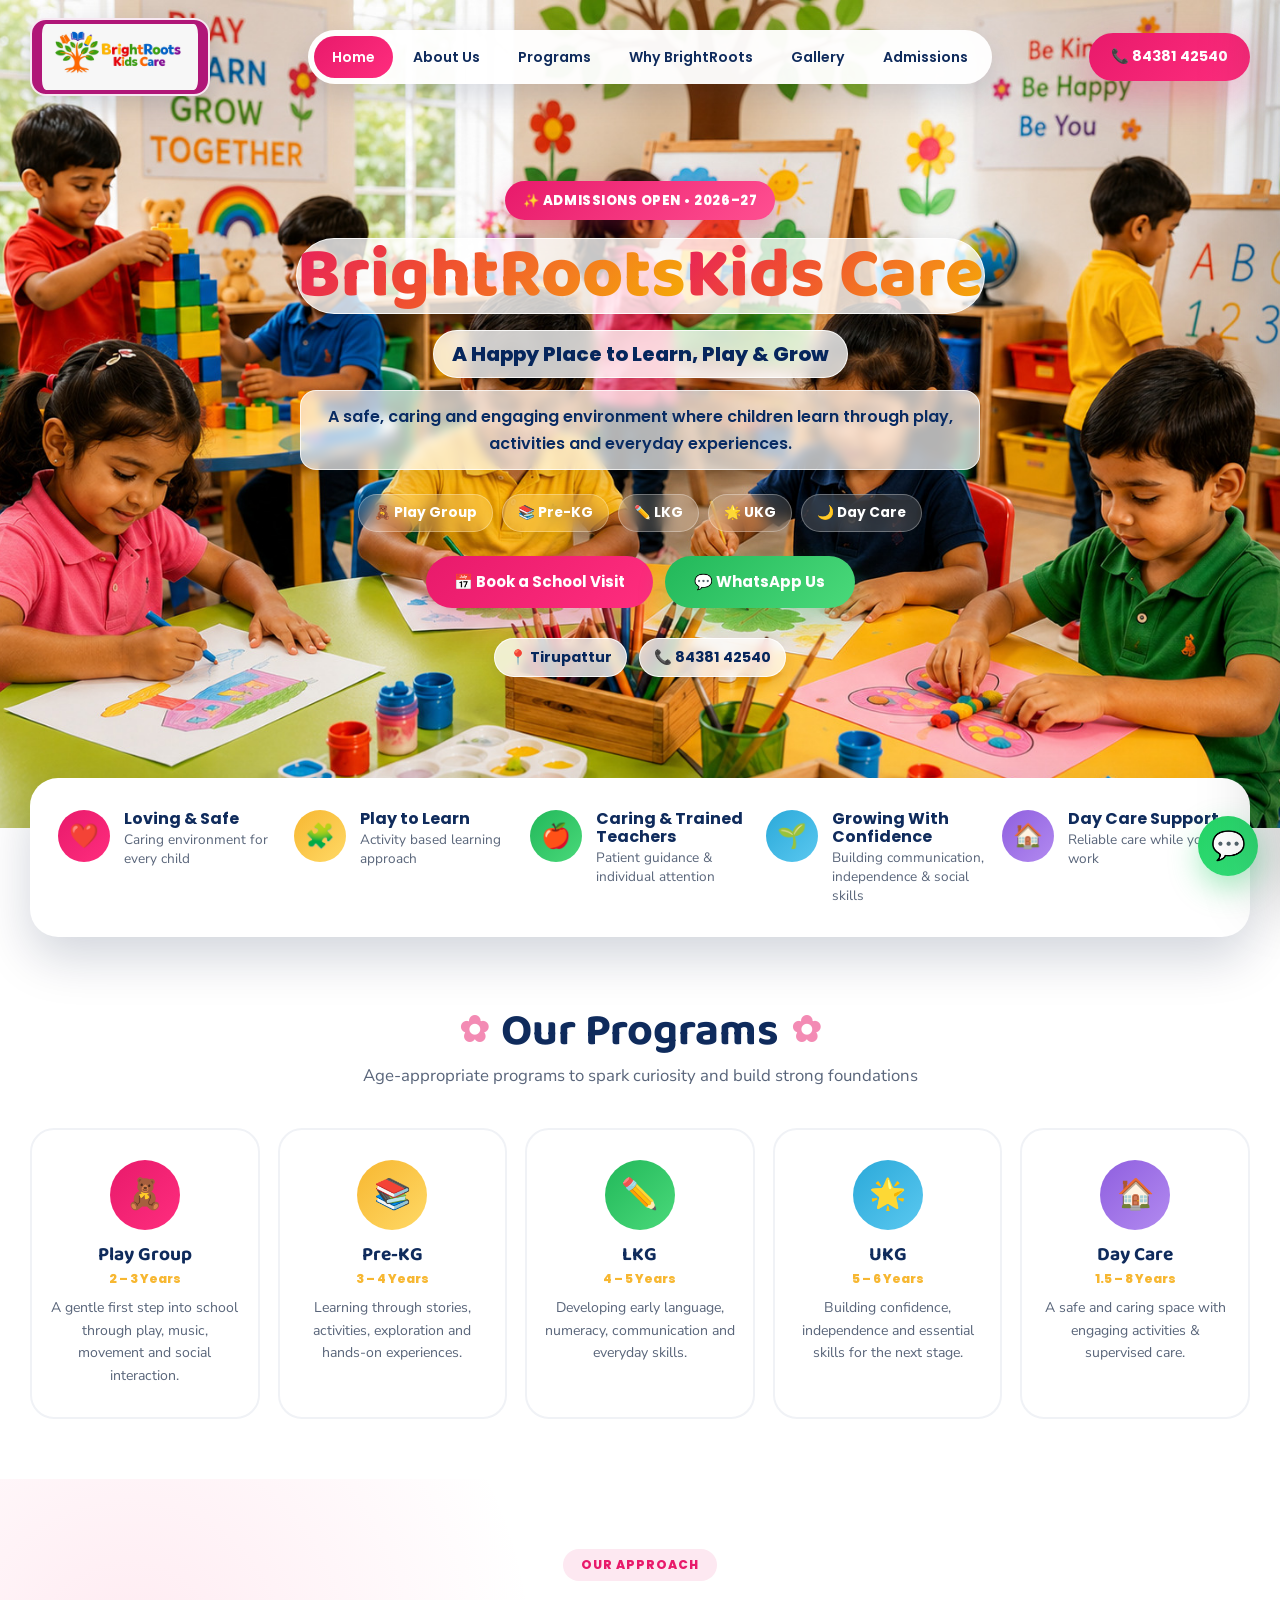
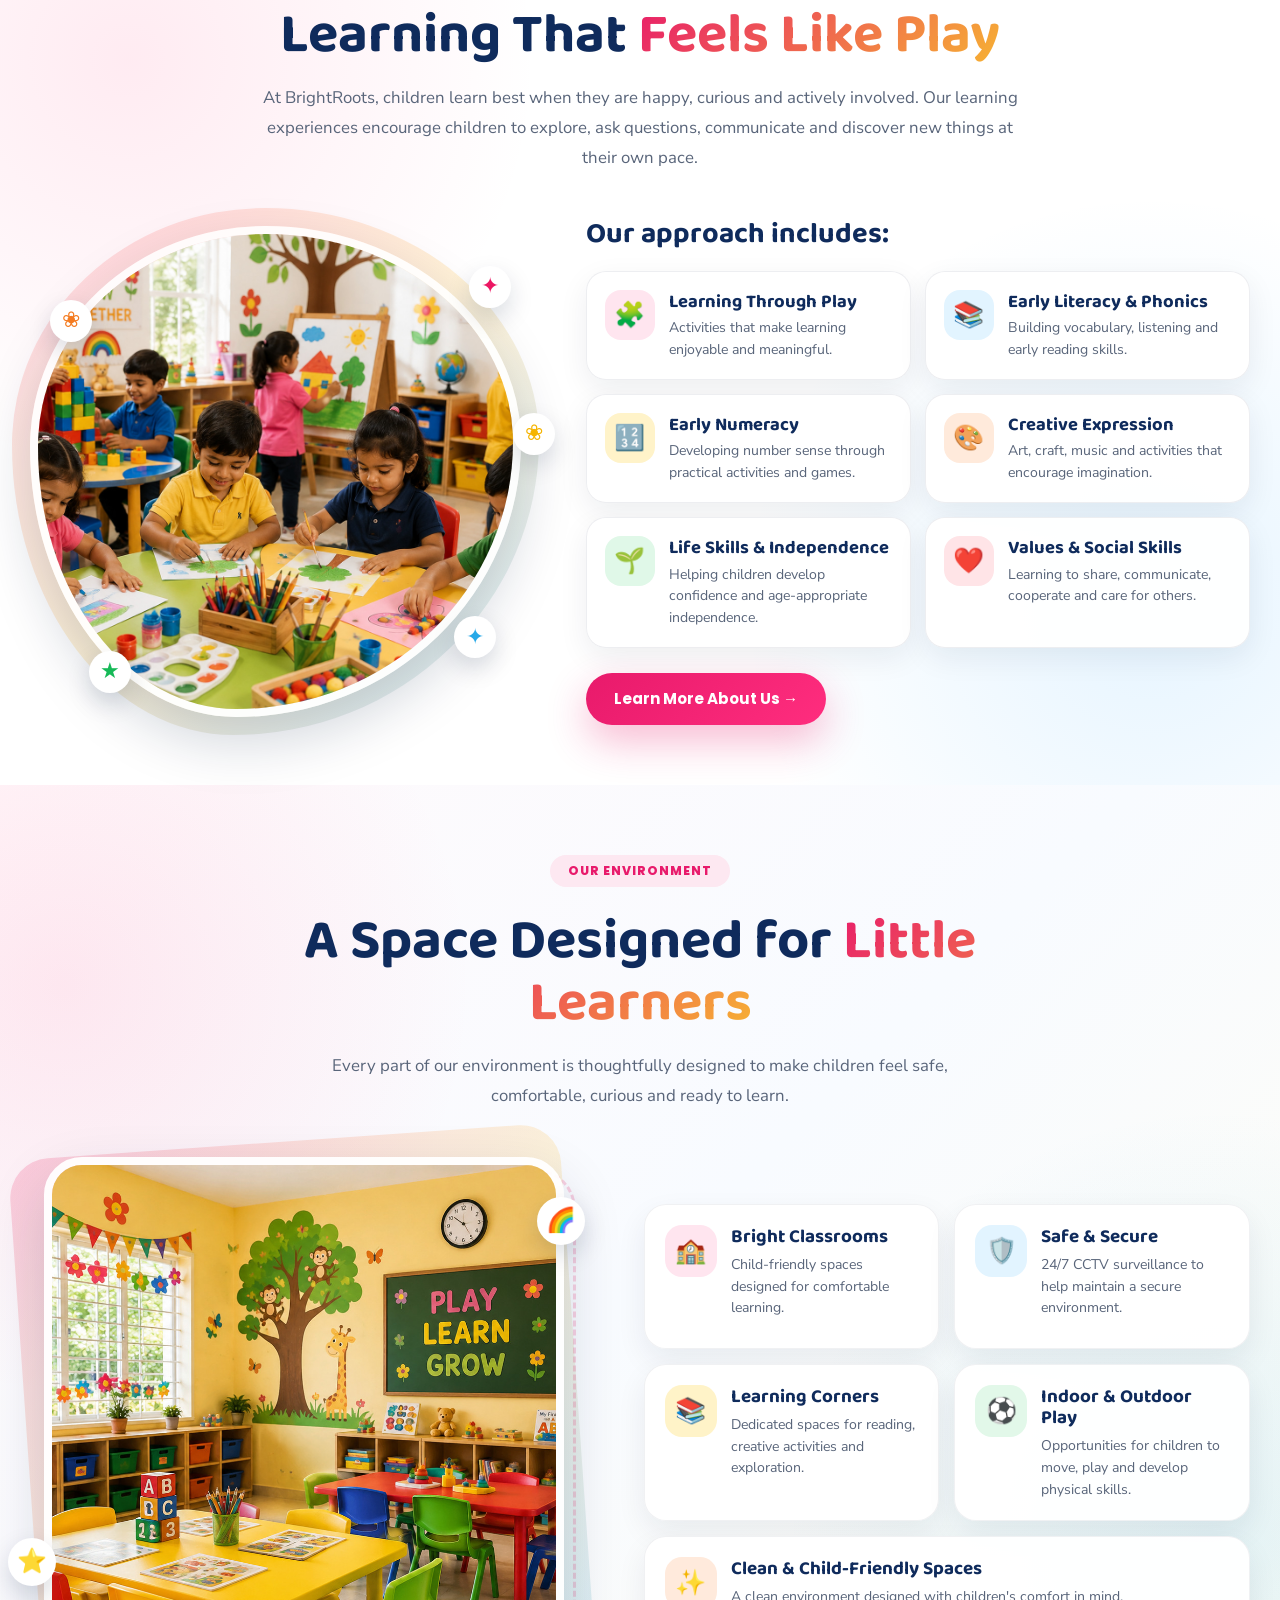
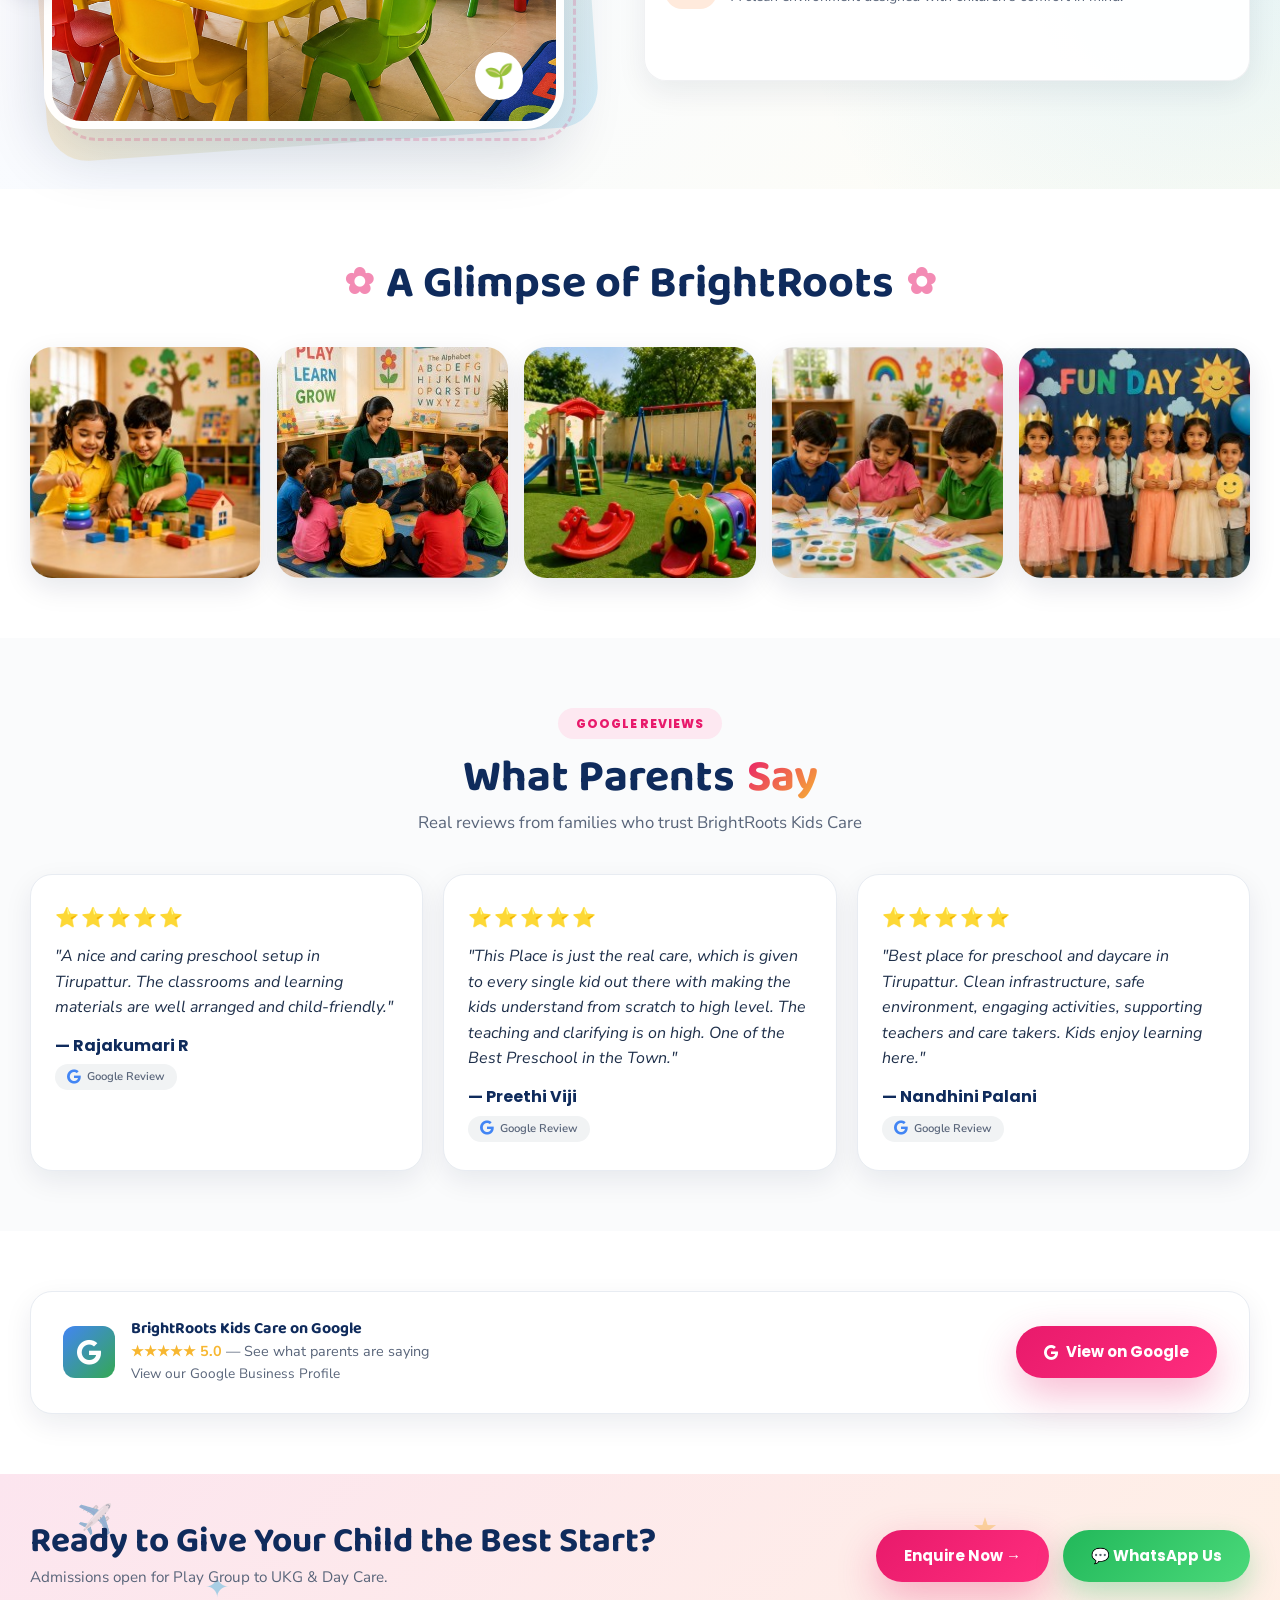
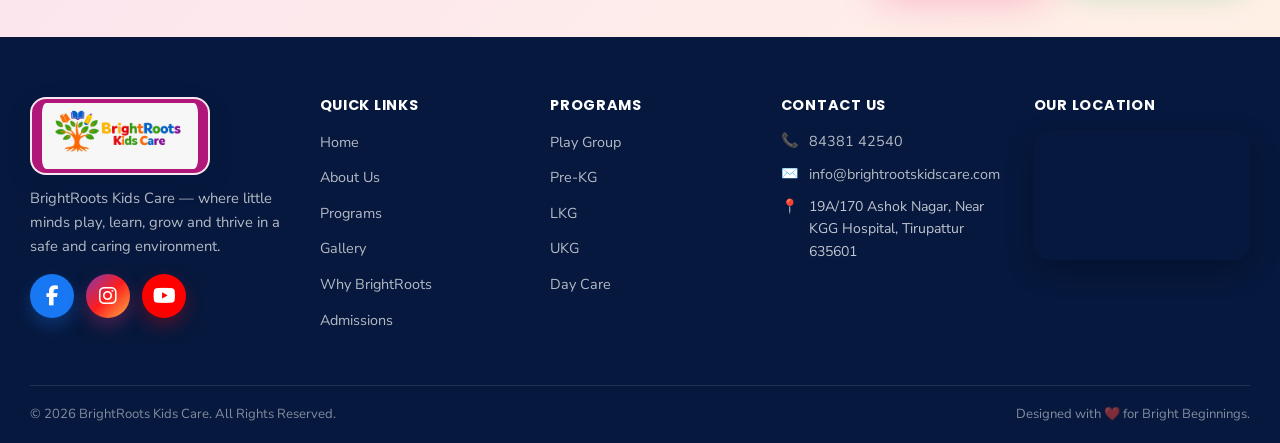
<file: index.html>
<!DOCTYPE html>
<html lang="en">
<head>
    <meta charset="UTF-8" />
    <meta name="viewport" content="width=device-width, initial-scale=1.0" />
    <title>BrightRoots Kids Care | Preschool & Daycare in Tirupattur</title>
    <meta name="description" content="BrightRoots Kids Care offers Play Group, Pre-KG, LKG, UKG and Day Care in Tirupattur with play‑based learning, phonics and a safe, caring environment." />
    <link rel="stylesheet" href="https://cdnjs.cloudflare.com/ajax/libs/font-awesome/6.5.2/css/all.min.css">

    <style>
        /* ----- FONTS ----- */
        @import url('https://fonts.googleapis.com/css2?family=Baloo+2:wght@500;600;700;800&family=Nunito+Sans:wght@400;600;700;800&family=Poppins:wght@500;600;700;800&display=swap');

        /* ----- ROOT VARIABLES — VIBRANT PALETTE ----- */
        :root {
            --navy: #0f2b5c;
            --navy-dark: #06183d;
            --pink: #e81a6b;
            --pink-light: #fde8f1;
            --pink-glow: #ff2d7e;
            --gold: #f7b731;
            --gold-light: #fff3d6;
            --gold-glow: #ffd966;
            --green: #22b85a;
            --green-light: #e3f7ec;
            --green-glow: #4ad97a;
            --blue: #2ba9d9;
            --blue-light: #e3f3fa;
            --blue-glow: #5ac8f0;
            --purple: #8f5fdf;
            --purple-light: #f0e9ff;
            --white: #ffffff;
            --cream: #fffaf2;
            --text: #1e2f4a;
            --muted: #59657a;
            --shadow: 0 20px 50px rgba(6, 24, 61, 0.18);
            --shadow-glow: 0 16px 40px rgba(232, 26, 107, 0.30);
            --radius: 22px;
            --line: #e8ecf2;
        }

        /* ----- RESET & BASE ----- */
        * {
            margin: 0;
            padding: 0;
            box-sizing: border-box;
        }
        html {
            scroll-behavior: smooth;
        }
        body {
            font-family: 'Nunito Sans', sans-serif;
            color: var(--text);
            background: var(--white);
            overflow-x: hidden;
            line-height: 1.6;
        }
        body.menu-open {
            overflow: hidden;
        }
        a {
            text-decoration: none;
            color: inherit;
        }
        img {
            max-width: 100%;
            display: block;
        }
        button {
            font: inherit;
        }
        ul {
            list-style: none;
        }
        .container {
            width: min(1220px, calc(100% - 32px));
            margin: 0 auto;
        }
        h1,
        h2,
        h3,
        h4 {
            font-family: 'Baloo 2', cursive;
            color: var(--navy);
            line-height: 1.12;
        }
        p {
            color: var(--muted);
        }

        /* ----- EYEBROW / BADGE ----- */
        .eyebrow {
            display: inline-flex;
            align-items: center;
            gap: 8px;
            padding: 6px 18px;
            border-radius: 999px;
            background: var(--pink-light);
            color: var(--pink);
            font-family: 'Poppins', sans-serif;
            font-size: .76rem;
            font-weight: 800;
            letter-spacing: .08em;
            text-transform: uppercase;
            margin-bottom: 14px;
        }

        /* ----- GRADIENT TEXT ----- */
        .gradient {
            background: linear-gradient(135deg, var(--pink), var(--gold));
            -webkit-background-clip: text;
            -webkit-text-fill-color: transparent;
            background-clip: text;
        }

        /* ----- SECTION HEADINGS ----- */
        .section-heading {
            text-align: center;
            max-width: 720px;
            margin: 0 auto 38px;
        }
        .section-heading .flourish {
            color: var(--pink);
            opacity: .5;
            font-size: .8em;
        }
        .section-heading h2 {
            font-size: clamp(2rem, 3.8vw, 2.8rem);
            margin-bottom: 6px;
            display: flex;
            align-items: center;
            justify-content: center;
            gap: 12px;
            flex-wrap: wrap;
        }
        .section-heading p {
            font-size: 1.05rem;
            color: var(--muted);
        }

        /* ----- BUTTONS ----- */
        .btn {
            display: inline-flex;
            align-items: center;
            justify-content: center;
            gap: 8px;
            min-height: 50px;
            padding: 14px 28px;
            border-radius: 999px;
            border: none;
            cursor: pointer;
            font-family: 'Poppins', sans-serif;
            font-size: .94rem;
            font-weight: 700;
            transition: .3s ease;
            white-space: nowrap;
        }
        .btn:hover {
            transform: translateY(-3px);
        }
        .btn-pink {
            background: linear-gradient(135deg, var(--pink), var(--pink-glow));
            color: #fff;
            box-shadow: var(--shadow-glow);
        }
        .btn-pink:hover {
            box-shadow: 0 20px 44px rgba(232, 26, 107, 0.40);
        }
        .btn-green {
            background: linear-gradient(135deg, var(--green), var(--green-glow));
            color: #fff;
            box-shadow: 0 12px 28px rgba(34, 184, 90, 0.30);
        }
        .btn-green:hover {
            box-shadow: 0 18px 38px rgba(34, 184, 90, 0.40);
        }
        .btn-white {
            background: #fff;
            color: var(--pink);
            box-shadow: 0 12px 28px rgba(0, 0, 0, 0.12);
        }
        .btn-white:hover {
            box-shadow: 0 18px 38px rgba(0, 0, 0, 0.18);
        }

        /* ============================================================
                   HEADER
                   ============================================================ */
        .header {
            position: absolute;
            top: 0;
            left: 0;
            right: 0;
            z-index: 2000;
            padding: 18px 0 0;
        }
        .header-inner {
            display: flex;
            align-items: center;
            justify-content: space-between;
            gap: 16px;
        }

      .brand-logo {
    display: flex;
    align-items: center;
    flex-shrink: 0;
    transition: transform 0.2s ease, box-shadow 0.25s ease;
}

.brand-logo:hover {
    transform: translateY(-2px);
}

.brand-logo img {
    width: 180px;
    height: 78px;
    display: block;
    object-fit: cover;
    object-position: center;
    background: #b01778;
    padding: 4px 10px;
    border-radius: 16px;
    border: 2px solid rgba(255, 255, 255, 0.9);
    box-shadow: 0 8px 24px rgba(6, 24, 61, 0.16);
}
        
        .nav {
            display: flex;
            align-items: center;
            gap: 2px;
            background: rgba(255, 255, 255, .96);
            border-radius: 999px;
            padding: 6px;
            box-shadow: 0 12px 30px rgba(6, 24, 61, .14);
        }
        .nav a {
            padding: 10px 18px;
            border-radius: 999px;
            font-family: 'Poppins', sans-serif;
            font-size: .88rem;
            font-weight: 600;
            color: var(--navy);
            transition: .2s ease;
        }
        .nav a:hover {
            color: var(--pink);
        }
        .nav a.active {
            background: linear-gradient(135deg, var(--pink), var(--pink-glow));
            color: #fff;
        }

        .header-phone {
            display: inline-flex;
            align-items: center;
            gap: 8px;
            background: linear-gradient(135deg, var(--pink), var(--pink-glow));
            color: #fff;
            padding: 12px 22px;
            border-radius: 999px;
            font-family: 'Poppins', sans-serif;
            font-weight: 700;
            font-size: .9rem;
            box-shadow: var(--shadow-glow);
            flex-shrink: 0;
            transition: .2s ease;
        }
        .header-phone:hover {
            transform: translateY(-2px);
        }

        .menu-toggle {
            display: none;
            width: 52px;
            height: 52px;
            border: none;
            border-radius: 50%;
            background: linear-gradient(135deg, var(--pink), var(--pink-glow));
            color: #fff;
            cursor: pointer;
            font-size: 24px;
            line-height: 1;
            box-shadow: var(--shadow-glow);
            flex-shrink: 0;
        }

        /* Mobile menu */
        .mobile-backdrop {
            position: fixed;
            inset: 0;
            background: rgba(6, 18, 45, .6);
            z-index: 2090;
            display: none;
        }
        .mobile-backdrop.open {
            display: block;
        }

        .mobile-menu {
            position: fixed;
            top: 0;
            right: 0;
            bottom: 0;
            width: min(330px, 88vw);
            background: #fff;
            z-index: 2100;
            padding: 32px 24px;
            transform: translateX(100%);
            transition: transform .35s cubic-bezier(.22, .68, 0, 1);
            box-shadow: -20px 0 60px rgba(0, 0, 0, .18);
            overflow-y: auto;
        }
        .mobile-menu.open {
            transform: translateX(0);
        }
        .mobile-close {
            position: absolute;
            top: 16px;
            right: 16px;
            width: 40px;
            height: 40px;
            border: none;
            border-radius: 50%;
            background: #f0f2f7;
            color: var(--navy);
            cursor: pointer;
            font-size: 18px;
        }
        .mobile-logo {
            text-align: center;
            padding: 6px 0 22px;
        }
        .mobile-logo img {
            width: 70px;
            height: 70px;
            border-radius: 50%;
            object-fit: cover;
            margin: 0 auto;
            border: 3px solid var(--pink-light);
            box-shadow: 0 8px 20px rgba(6, 24, 61, .12);
        }
        .mobile-menu>a {
            display: block;
            padding: 14px 4px;
            border-bottom: 1px solid #edf0f4;
            font-family: 'Poppins', sans-serif;
            font-weight: 600;
            color: var(--navy);
        }
        .mobile-menu>a:hover,
        .mobile-menu>a.active {
            color: var(--pink);
        }
        .mobile-actions {
            display: grid;
            gap: 12px;
            margin-top: 28px;
        }
        .mobile-actions a {
            display: block;
            text-align: center;
            border-radius: 999px;
            padding: 14px 15px;
            color: #fff !important;
            background: linear-gradient(135deg, var(--pink), var(--pink-glow));
            font-family: 'Poppins', sans-serif;
            font-weight: 700;
        }
        .mobile-actions a.whatsapp {
            background: linear-gradient(135deg, var(--green), var(--green-glow));
        }

        /* ============================================================
                   HERO
                   ============================================================ */
        .hero {
            position: relative;
            min-height: 92vh;
            min-height: 92svh;
            width: 100%;
            overflow: hidden;
            isolation: isolate;
            display: flex;
            align-items: center;
            justify-content: center;
            background: var(--navy-dark);
            padding: 120px 20px 90px;
        }

        .hero-slide {
            position: absolute;
            inset: 0;
            width: 100%;
            height: 100%;
            background-size: cover;
            background-position: center center;
            background-repeat: no-repeat;
            opacity: 0;
            transform: scale(1.02);
            transition: opacity 1.4s ease-in-out, transform 6s ease;
            z-index: -3;
            pointer-events: none;
        }
        .hero-slide.active {
            opacity: 1;
            transform: scale(1);
        }

        /* NO OVERLAY — removed */
        .hero::before {
            content: none;
        }
        .hero::after {
            content: none;
        }

        .hero-inner {
            position: relative;
            z-index: 5;
            width: 100%;
            max-width: 1200px;
            margin: 0 auto;
            display: flex;
            align-items: center;
            justify-content: center;
            text-align: center;
        }

        .hero-content {
            width: 100%;
            max-width: 820px;
            margin: 0 auto;
            display: flex;
            flex-direction: column;
            align-items: center;
            justify-content: center;
        }

        .hero-eyebrow {
            display: inline-flex;
            align-items: center;
            justify-content: center;
            margin-bottom: 18px;
            padding: 9px 18px;
            border-radius: 999px;
            background: linear-gradient(135deg, var(--pink), #ff4f91);
            color: #fff;
            font-family: 'Poppins', sans-serif;
            font-size: .82rem;
            font-weight: 800;
            letter-spacing: .04em;
            box-shadow: 0 8px 25px rgba(215, 25, 91, .30);
        }

        .hero h1 {
    color: #06265c;

    font-family: 'Baloo 2', cursive;

    font-size: clamp(
        2.5rem,
        5.5vw,
        4.8rem
    );

    font-weight: 800;
    line-height: 1.05;

    margin-bottom: 16px;
   background: rgba(255, 255, 255, 0.78);

    border: 1px solid rgba(255, 255, 255, 0.85);
    border-radius: 999px;

    box-shadow:
        0 6px 20px rgba(7, 26, 61, 0.12);
}


.hero h1 .gradient {
    background:
        linear-gradient(
            135deg,
            #e71962 0%,
            #ef4b32 35%,
            #f47c20 65%,
            #f5b400 100%
        );

    -webkit-background-clip: text;
    background-clip: text;

    -webkit-text-fill-color: transparent;
    color: transparent;
}

  .hero-subtitle {
    display: inline-block;

    margin: 0 auto 12px;
    padding: 8px 18px;

    color: #06265c;

    font-family: 'Poppins', sans-serif;
    font-size: clamp(1rem, 2vw, 1.25rem);
    font-weight: 800;
    line-height: 1.5;

    /* Soft white background */
    background: rgba(255, 255, 255, 0.78);

    border: 1px solid rgba(255, 255, 255, 0.85);
    border-radius: 999px;

    box-shadow:
        0 6px 20px rgba(7, 26, 61, 0.12);

    text-shadow: none;

    backdrop-filter: blur(6px);
    -webkit-backdrop-filter: blur(6px);
}


/* =====================================================
   HERO DESCRIPTION
===================================================== */

.hero-copy {
    width: 100%;
    max-width: 680px;

    margin: 0 auto 20px;
    padding: 12px 20px;

    color: #082b63;

    font-family: 'Poppins', sans-serif;
    font-size: 1rem;
    font-weight: 600;
    line-height: 1.7;

    /* Readable translucent panel */
    background: rgba(255, 255, 255, 0.70);

    border: 1px solid rgba(255, 255, 255, 0.72);
    border-radius: 16px;

    box-shadow:
        0 8px 25px rgba(7, 26, 61, 0.10);

    text-shadow: none;

    backdrop-filter: blur(5px);
    -webkit-backdrop-filter: blur(5px);
}



        .hero-list {
            display: flex;
            flex-wrap: wrap;
            align-items: center;
            justify-content: center;
            gap: 9px;
            width: 100%;
            margin: 4px auto 24px;
        }
        .hero-list span {
            display: inline-flex;
            align-items: center;
            justify-content: center;
            min-height: 38px;
            padding: 7px 15px;
            border-radius: 999px;
            background: rgba(255, 255, 255, .16);
            border: 1px solid rgba(255, 255, 255, .30);
            backdrop-filter: blur(8px);
            -webkit-backdrop-filter: blur(8px);
            color: #fff;
            font-family: 'Poppins', sans-serif;
            font-size: .86rem;
            font-weight: 700;
            box-shadow: 0 5px 18px rgba(0, 0, 0, .12);
            transition: transform .2s ease, background .2s ease;
        }
        .hero-list span:hover {
            transform: translateY(-2px);
            background: rgba(255, 255, 255, .26);
        }

        .hero-buttons {
            display: flex;
            align-items: center;
            justify-content: center;
            flex-wrap: wrap;
            gap: 12px;
            width: 100%;
            margin: 0 auto 22px;
        }
        .hero-buttons .btn {
            min-width: 190px;
            min-height: 50px;
        }

     .hero-meta {
    display: flex;
    align-items: center;
    justify-content: center;

    flex-wrap: wrap;
    gap: 12px;

    margin-top: 8px;

    font-family: 'Poppins', sans-serif;
    font-size: .9rem;
    font-weight: 700;

    color: #06265c;

    text-shadow: none;
}


.hero-meta span {
    display: inline-flex;
    align-items: center;
    gap: 6px;

    padding: 7px 14px;

    color: #06265c;

    background: rgba(255, 255, 255, 0.78);

    border: 1px solid rgba(255, 255, 255, 0.85);

    border-radius: 999px;

    box-shadow:
        0 5px 15px rgba(7, 26, 61, 0.10);

    backdrop-filter: blur(5px);
    -webkit-backdrop-filter: blur(5px);
}

        /* Slide dots */
        .hero-dots {
            position: absolute;
            left: 50%;
            bottom: 28px;
            transform: translateX(-50%);
            z-index: 10;
            display: flex;
            align-items: center;
            justify-content: center;
            gap: 7px;
        }
        .hero-dot {
            width: 9px;
            height: 9px;
            padding: 0;
            border: 0;
            border-radius: 50%;
            background: rgba(255, 255, 255, .55);
            cursor: pointer;
            transition: width .25s ease, background .25s ease, transform .25s ease;
        }
        .hero-dot:hover {
            transform: scale(1.2);
            background: #fff;
        }
        .hero-dot.active {
            width: 27px;
            border-radius: 999px;
            background: linear-gradient(90deg, var(--pink), var(--gold));
        }

        @media (max-width: 900px) {
            .hero {
                min-height: 88vh;
                padding: 120px 20px 80px;
            }
            .hero-content {
                max-width: 720px;
            }
            .hero h1 {
                font-size: clamp(2.5rem, 7vw, 4rem);
            }
            .hero-copy {
                max-width: 620px;
            }
            .nav {
                display: none;
            }
            .header-phone {
                display: none;
            }
            .menu-toggle {
                display: flex;
                align-items: center;
                justify-content: center;
            }
            .header .container {
                justify-content: space-between;
            }
        }

        @media (max-width: 600px) {
            .hero {
                min-height: 88svh;
                padding: 110px 16px 70px;
                align-items: center;
            }
            .hero-slide {
                background-position: center center;
                transition: opacity 1.2s ease-in-out, transform 5s ease;
            }
            .hero-inner {
                width: 100%;
                padding: 0;
                display: flex;
                align-items: center;
                justify-content: center;
            }
            .hero-content {
                max-width: 100%;
                padding: 0 5px;
            }
            .hero-eyebrow {
                font-size: .70rem;
                padding: 8px 13px;
                margin-bottom: 14px;
            }
            .hero h1 {
                font-size: clamp(2.15rem, 10vw, 3.1rem);
                line-height: 1.02;
                margin-bottom: 14px;
            }
            .hero-subtitle {
                font-size: .96rem;
                line-height: 1.45;
                margin-bottom: 8px;
            }
            .hero-copy {
                max-width: 440px;
                font-size: .84rem;
                line-height: 1.55;
                margin-bottom: 15px;
            }
            .hero-list {
                gap: 6px;
                margin-bottom: 19px;
            }
            .hero-list span {
                min-height: 34px;
                padding: 6px 10px;
                font-size: .72rem;
            }
            .hero-buttons {
                width: 100%;
                flex-direction: column;
                gap: 9px;
                margin-bottom: 17px;
            }
            .hero-buttons .btn {
                width: min(100%, 330px);
                min-width: 0;
                min-height: 48px;
                font-size: .88rem;
            }
            .hero-meta {
                gap: 12px;
                font-size: .78rem;
                flex-direction: column;
            }
        }

        @media (max-width: 380px) {
            .hero {
                padding: 100px 12px 62px;
            }
            .hero h1 {
                font-size: 2rem;
            }
            .hero-subtitle {
                font-size: .88rem;
            }
            .hero-copy {
                font-size: .78rem;
            }
            .hero-list span {
                font-size: .68rem;
                padding: 5px 8px;
            }
        }

        /* ============================================================
                   FEATURE STRIP
                   ============================================================ */
        .feature-strip-wrap {
            position: relative;
            z-index: 10;
            margin-top: -50px;
        }
        .feature-strip {
            background: #fff;
            border-radius: 28px;
            box-shadow: var(--shadow);
            padding: 32px 28px;
            display: flex;
            justify-content: space-between;
            gap: 16px;
            flex-wrap: wrap;
        }
        .feature-item {
            display: flex;
            align-items: flex-start;
            gap: 14px;
            flex: 1 1 160px;
            min-width: 150px;
        }
        .feature-icon {
            width: 52px;
            height: 52px;
            border-radius: 50%;
            flex-shrink: 0;
            display: flex;
            align-items: center;
            justify-content: center;
            font-size: 24px;
            color: #fff;
        }
        .feature-item:nth-child(1) .feature-icon {
            background: linear-gradient(135deg, var(--pink), var(--pink-glow));
        }
        .feature-item:nth-child(2) .feature-icon {
            background: linear-gradient(135deg, var(--gold), var(--gold-glow));
        }
        .feature-item:nth-child(3) .feature-icon {
            background: linear-gradient(135deg, var(--green), var(--green-glow));
        }
        .feature-item:nth-child(4) .feature-icon {
            background: linear-gradient(135deg, var(--blue), var(--blue-glow));
        }
        .feature-item:nth-child(5) .feature-icon {
            background: linear-gradient(135deg, var(--purple), #b28af0);
        }
        .feature-item h4 {
            font-size: 1rem;
            margin-bottom: 2px;
            font-family: 'Poppins', sans-serif;
            color: var(--navy);
        }
        .feature-item p {
            font-size: .85rem;
            line-height: 1.4;
            color: var(--muted);
        }

        /* ============================================================
                   PROGRAMS
                   ============================================================ */
        .programs-section {
            padding: 70px 0 60px;
            background: #fff;
        }
        .programs-grid {
            display: grid;
            grid-template-columns: repeat(5, 1fr);
            gap: 18px;
        }
        .program-card {
            text-align: center;
            padding: 30px 16px;
            border-radius: 24px;
            border: 2px solid #f0f2f6;
            transition: .3s ease;
            background: #fff;
        }
        .program-card:hover {
            border-color: var(--pink);
            box-shadow: 0 16px 38px rgba(6, 24, 61, .12);
            transform: translateY(-6px);
        }
        .program-icon {
            width: 70px;
            height: 70px;
            border-radius: 50%;
            margin: 0 auto 14px;
            display: flex;
            align-items: center;
            justify-content: center;
            font-size: 30px;
            color: #fff;
        }
        .program-card:nth-child(1) .program-icon {
            background: linear-gradient(135deg, var(--pink), var(--pink-glow));
        }
        .program-card:nth-child(2) .program-icon {
            background: linear-gradient(135deg, var(--gold), var(--gold-glow));
        }
        .program-card:nth-child(3) .program-icon {
            background: linear-gradient(135deg, var(--green), var(--green-glow));
        }
        .program-card:nth-child(4) .program-icon {
            background: linear-gradient(135deg, var(--blue), var(--blue-glow));
        }
        .program-card:nth-child(5) .program-icon {
            background: linear-gradient(135deg, var(--purple), #b28af0);
        }
        .program-card h3 {
            font-size: 1.2rem;
        }
        .program-card .age {
            display: block;
            color: var(--gold);
            font-family: 'Poppins', sans-serif;
            font-weight: 800;
            font-size: .78rem;
            margin: 4px 0 8px;
        }
        .program-card p {
            font-size: .88rem;
        }

        @media (max-width: 1100px) {
            .programs-grid {
                grid-template-columns: repeat(3, 1fr);
            }
        }
        @media (max-width: 760px) {
            .programs-grid {
                grid-template-columns: repeat(2, 1fr);
                gap: 14px;
            }
            .program-card {
                padding: 22px 12px;
            }
            .program-icon {
                width: 56px;
                height: 56px;
                font-size: 24px;
            }
            .program-card h3 {
                font-size: 1rem;
            }
        }

        /* ============================================================
                   APPROACH
                   ============================================================ */
        .approach-section {
            padding: 70px 0 60px;
            background:
                radial-gradient(circle at 10% 20%, rgba(255, 91, 145, .12), transparent 30%),
                radial-gradient(circle at 90% 80%, rgba(49, 168, 255, .12), transparent 30%),
                #fff;
        }
        .approach-heading {
            max-width: 850px;
            margin: 0 auto 45px;
            text-align: center;
        }
        .approach-heading h2 {
            margin: 10px 0 15px;
            font-size: clamp(2.2rem, 5vw, 3.5rem);
        }
        .approach-heading p {
            max-width: 760px;
            margin: 0 auto;
            font-size: 1.05rem;
            line-height: 1.8;
        }
        .approach-content {
            display: grid;
            grid-template-columns: .85fr 1.15fr;
            align-items: center;
            gap: 65px;
        }
        .approach-visual {
            display: flex;
            justify-content: center;
            align-items: center;
        }
        .approach-blob {
            position: relative;
            width: min(100%, 500px);
            aspect-ratio: 1 / 1;
        }
        .approach-blob::before {
            content: "";
            position: absolute;
            inset: -18px;
            border-radius: 48% 52% 58% 42% / 45% 44% 56% 55%;
            background: linear-gradient(135deg, rgba(255, 55, 120, .18), rgba(255, 190, 55, .20), rgba(44, 170, 240, .18));
            animation: blobRotate 10s ease-in-out infinite;
        }
        .approach-blob img {
            position: relative;
            z-index: 2;
            width: 100%;
            height: 100%;
            object-fit: cover;
            border-radius: 48% 52% 58% 42% / 45% 44% 56% 55%;
            display: block;
            box-shadow: 0 25px 55px rgba(7, 26, 61, .18);
            border: 8px solid rgba(255, 255, 255, .9);
        }
        @keyframes blobRotate {
            0%,
            100% {
                transform: rotate(-2deg) scale(1);
            }
            50% {
                transform: rotate(3deg) scale(1.025);
            }
        }
        .approach-deco {
            position: absolute;
            z-index: 4;
            display: flex;
            align-items: center;
            justify-content: center;
            width: 42px;
            height: 42px;
            border-radius: 50%;
            font-size: 22px;
            background: #fff;
            box-shadow: 0 10px 25px rgba(7, 26, 61, .15);
            animation: floatDeco 4s ease-in-out infinite;
        }
        .d1 {
            top: 8%;
            right: 2%;
            color: #ec1763;
        }
        .d2 {
            top: 38%;
            right: -7%;
            color: #f5b400;
            animation-delay: .7s;
        }
        .d3 {
            bottom: 12%;
            right: 5%;
            color: #27a9e8;
            animation-delay: 1.2s;
        }
        .d4 {
            bottom: 5%;
            left: 12%;
            color: #16b957;
            animation-delay: 1.8s;
        }
        .d5 {
            top: 15%;
            left: 4%;
            color: #f47b20;
            animation-delay: 2.2s;
        }
        @keyframes floatDeco {
            0%,
            100% {
                transform: translateY(0) rotate(0deg);
            }
            50% {
                transform: translateY(-10px) rotate(8deg);
            }
        }
        .approach-text h3 {
            margin-bottom: 20px;
            font-family: 'Baloo 2', cursive;
            font-size: 1.8rem;
            color: var(--navy);
        }
        .approach-cards {
            display: grid;
            grid-template-columns: repeat(2, 1fr);
            gap: 14px;
        }
        .approach-card {
            display: flex;
            align-items: flex-start;
            gap: 14px;
            padding: 18px;
            border-radius: 20px;
            background: rgba(255, 255, 255, .95);
            border: 1px solid rgba(7, 26, 61, .07);
            box-shadow: 0 10px 30px rgba(7, 26, 61, .07);
            transition: transform .25s ease, box-shadow .25s ease;
        }
        .approach-card:hover {
            transform: translateY(-5px);
            box-shadow: 0 18px 35px rgba(7, 26, 61, .13);
        }
        .approach-icon {
            flex: 0 0 50px;
            width: 50px;
            height: 50px;
            display: flex;
            align-items: center;
            justify-content: center;
            border-radius: 16px;
            font-size: 25px;
        }
        .card-pink .approach-icon {
            background: #ffe5ef;
        }
        .card-blue .approach-icon {
            background: #e2f4ff;
        }
        .card-yellow .approach-icon {
            background: #fff3c9;
        }
        .card-orange .approach-icon {
            background: #ffeadb;
        }
        .card-green .approach-icon {
            background: #e0f8e8;
        }
        .card-red .approach-icon {
            background: #ffe4e7;
        }
        .approach-card h4 {
            margin: 2px 0 5px;
            font-family: 'Baloo 2', cursive;
            font-size: 1.15rem;
            color: var(--navy);
        }
        .approach-card p {
            margin: 0;
            font-size: .88rem;
            line-height: 1.55;
            color: var(--muted);
        }
        .approach-text .btn {
            margin-top: 25px;
        }
        @media (max-width: 950px) {
            .approach-content {
                grid-template-columns: 1fr;
                gap: 50px;
            }
            .approach-visual {
                order: 1;
            }
            .approach-text {
                order: 2;
            }
            .approach-blob {
                width: min(100%, 460px);
            }
        }
        @media (max-width: 650px) {
            .approach-section {
                padding: 60px 0 50px;
            }
            .approach-heading {
                margin-bottom: 40px;
            }
            .approach-heading h2 {
                font-size: 2.3rem;
            }
            .approach-heading p {
                font-size: .95rem;
                line-height: 1.7;
            }
            .approach-content {
                gap: 35px;
            }
            .approach-blob {
                width: 88vw;
                max-width: 390px;
            }
            .approach-deco {
                width: 36px;
                height: 36px;
                font-size: 18px;
            }
            .approach-cards {
                grid-template-columns: 1fr;
                gap: 12px;
            }
            .approach-card {
                padding: 16px;
            }
            .approach-icon {
                width: 46px;
                height: 46px;
                flex-basis: 46px;
                font-size: 22px;
            }
            .approach-card h4 {
                font-size: 1.1rem;
            }
            .approach-card p {
                font-size: .86rem;
            }
            .approach-text .btn {
                width: 100%;
            }
        }

        /* ============================================================
                   ENVIRONMENT
                   ============================================================ */
        .environment-section {
            padding: 70px 0 60px;
            background:
                radial-gradient(circle at 5% 20%, rgba(255, 91, 145, .12), transparent 28%),
                radial-gradient(circle at 95% 75%, rgba(39, 169, 232, .12), transparent 30%),
                linear-gradient(135deg, #fffafc 0%, #f8fbff 50%, #fffdf4 100%);
        }
        .env-heading {
            max-width: 800px;
            margin: 0 auto 45px;
            text-align: center;
        }
        .env-heading h2 {
            margin: 10px 0 15px;
            font-size: clamp(2.2rem, 5vw, 3.5rem);
        }
        .env-heading p {
            max-width: 700px;
            margin: 0 auto;
            font-size: 1.05rem;
            line-height: 1.8;
            color: var(--muted);
        }
        .env-grid {
            display: grid;
            grid-template-columns: .95fr 1.05fr;
            align-items: center;
            gap: 65px;
        }
        .env-photo {
            display: flex;
            justify-content: center;
        }
        .env-photo-frame {
            position: relative;
            width: min(100%, 520px);
            aspect-ratio: 4 / 4.4;
        }
        .env-photo-frame::before {
            content: "";
            position: absolute;
            inset: -16px;
            border-radius: 40px;
            background: linear-gradient(135deg, rgba(239, 27, 101, .18), rgba(255, 191, 53, .18), rgba(42, 171, 235, .18));
            transform: rotate(-4deg);
        }
        .env-photo-frame::after {
            content: "";
            position: absolute;
            inset: 12px -12px -12px 12px;
            border-radius: 40px;
            border: 3px dashed rgba(239, 27, 101, .18);
            pointer-events: none;
        }
        .env-photo-frame img {
            position: relative;
            z-index: 2;
            width: 100%;
            height: 100%;
            object-fit: cover;
            display: block;
            border-radius: 38px;
            border: 8px solid rgba(255, 255, 255, .95);
            box-shadow: 0 25px 60px rgba(7, 26, 61, .16);
        }
        .env-decoration {
            position: absolute;
            z-index: 5;
            width: 48px;
            height: 48px;
            display: flex;
            align-items: center;
            justify-content: center;
            border-radius: 50%;
            background: #fff;
            font-size: 24px;
            box-shadow: 0 10px 25px rgba(7, 26, 61, .15);
            animation: envFloat 4s ease-in-out infinite;
        }
        .env-d1 {
            top: 7%;
            right: -4%;
        }
        .env-d2 {
            bottom: 25%;
            left: -7%;
            animation-delay: .8s;
        }
        .env-d3 {
            bottom: 5%;
            right: 8%;
            animation-delay: 1.5s;
        }
        @keyframes envFloat {
            0%,
            100% {
                transform: translateY(0) rotate(0deg);
            }
            50% {
                transform: translateY(-10px) rotate(8deg);
            }
        }
        .env-features {
            display: grid;
            grid-template-columns: repeat(2, 1fr);
            gap: 15px;
        }
        .env-feature {
            position: relative;
            display: flex;
            align-items: flex-start;
            gap: 14px;
            padding: 20px;
            min-height: 145px;
            background: rgba(255, 255, 255, .95);
            border-radius: 22px;
            border: 1px solid rgba(7, 26, 61, .06);
            box-shadow: 0 12px 30px rgba(7, 26, 61, .07);
            transition: transform .25s ease, box-shadow .25s ease;
        }
        .env-feature:hover {
            transform: translateY(-5px);
            box-shadow: 0 18px 38px rgba(7, 26, 61, .12);
        }
        .env-feature:last-child {
            grid-column: 1 / -1;
        }
        .env-icon {
            flex: 0 0 52px;
            width: 52px;
            height: 52px;
            display: flex;
            align-items: center;
            justify-content: center;
            border-radius: 17px;
            font-size: 25px;
        }
        .env-pink .env-icon {
            background: #ffe5ef;
        }
        .env-blue .env-icon {
            background: #e2f4ff;
        }
        .env-yellow .env-icon {
            background: #fff3c8;
        }
        .env-green .env-icon {
            background: #e2f8e9;
        }
        .env-orange .env-icon {
            background: #ffeadc;
        }
        .env-feature h3 {
            margin: 2px 0 6px;
            font-family: 'Baloo 2', cursive;
            font-size: 1.18rem;
            color: var(--navy);
        }
        .env-feature p {
            margin: 0;
            font-size: .88rem;
            line-height: 1.55;
            color: var(--muted);
        }
        @media (max-width: 950px) {
            .environment-section {
                padding: 60px 0 50px;
            }
            .env-grid {
                grid-template-columns: 1fr;
                gap: 50px;
            }
            .env-photo {
                order: 1;
            }
            .env-text {
                order: 2;
            }
            .env-photo-frame {
                width: min(100%, 480px);
            }
        }
        @media (max-width: 650px) {
            .env-heading {
                margin-bottom: 40px;
            }
            .env-heading h2 {
                font-size: 2.3rem;
            }
            .env-heading p {
                font-size: .94rem;
                line-height: 1.7;
            }
            .env-grid {
                gap: 38px;
            }
            .env-photo-frame {
                width: 88vw;
                max-width: 390px;
            }
            .env-decoration {
                width: 38px;
                height: 38px;
                font-size: 19px;
            }
            .env-features {
                grid-template-columns: 1fr;
                gap: 12px;
            }
            .env-feature {
                min-height: auto;
                padding: 17px;
                border-radius: 20px;
            }
            .env-feature:last-child {
                grid-column: auto;
            }
            .env-icon {
                flex-basis: 46px;
                width: 46px;
                height: 46px;
                font-size: 22px;
            }
            .env-feature h3 {
                font-size: 1.08rem;
            }
            .env-feature p {
                font-size: .84rem;
            }
        }

        /* ============================================================
                   GALLERY
                   ============================================================ */
        .gallery-section {
            padding: 70px 0 60px;
            background: #fff;
        }
        .gallery-strip {
            display: grid;
            grid-template-columns: repeat(5, 1fr);
            gap: 16px;
        }
        .gallery-strip .item {
            border-radius: 22px;
            overflow: hidden;
            aspect-ratio: 1;
            box-shadow: 0 10px 28px rgba(6, 24, 61, .10);
        }
        .gallery-strip .item img {
            width: 100%;
            height: 100%;
            object-fit: cover;
            transition: transform .6s ease;
        }
        .gallery-strip .item:hover img {
            transform: scale(1.08);
        }
        @media (max-width: 760px) {
            .gallery-strip {
                grid-template-columns: repeat(2, 1fr);
                gap: 12px;
            }
        }

        /* ============================================================
                   REVIEWS
                   ============================================================ */
        .reviews-section {
            padding: 70px 0 60px;
            background: #fafbfc;
        }
        .reviews-grid {
            display: grid;
            grid-template-columns: repeat(3, 1fr);
            gap: 20px;
        }
        .review-card {
            background: #fff;
            border: 1px solid var(--line);
            border-radius: var(--radius);
            padding: 28px 24px;
            box-shadow: 0 10px 28px rgba(6, 24, 61, .08);
            transition: transform .25s ease, box-shadow .25s ease;
        }
        .review-card:hover {
            transform: translateY(-4px);
            box-shadow: 0 18px 38px rgba(6, 24, 61, .12);
        }
        .review-card .stars {
            color: var(--gold);
            font-size: 1.2rem;
            letter-spacing: 2px;
            margin-bottom: 10px;
        }
        .review-card .review-text {
            font-size: 1rem;
            line-height: 1.6;
            color: var(--text);
            margin-bottom: 12px;
            font-style: italic;
        }
        .review-card .review-author {
            font-family: 'Poppins', sans-serif;
            font-weight: 700;
            color: var(--navy);
        }
        .review-card .google-badge {
            display: inline-flex;
            align-items: center;
            gap: 6px;
            background: #f1f3f4;
            padding: 4px 12px;
            border-radius: 999px;
            font-size: .7rem;
            font-weight: 600;
            color: var(--muted);
            margin-top: 6px;
        }
        .review-card .google-badge i {
            color: #4285f4;
            font-size: .9rem;
        }
        @media (max-width: 1100px) {
            .reviews-grid {
                grid-template-columns: repeat(2, 1fr);
            }
        }
        @media (max-width: 760px) {
            .reviews-grid {
                grid-template-columns: 1fr;
            }
            .review-card {
                padding: 22px 18px;
            }
        }

        /* ============================================================
                   GOOGLE BUSINESS PROFILE
                   ============================================================ */
        .google-business-section {
            padding: 60px 0;
            background: #fff;
        }
        .google-business-card {
            background: #fff;
            border: 1px solid var(--line);
            border-radius: var(--radius);
            padding: 28px 32px;
            box-shadow: 0 10px 28px rgba(6, 24, 61, .08);
            display: flex;
            align-items: center;
            justify-content: space-between;
            gap: 20px;
            flex-wrap: wrap;
            transition: transform .25s ease, box-shadow .25s ease;
        }
        .google-business-card:hover {
            transform: translateY(-3px);
            box-shadow: 0 18px 38px rgba(6, 24, 61, .12);
        }
        .google-business-card .gb-left {
            display: flex;
            align-items: center;
            gap: 16px;
        }
        .google-business-card .gb-icon {
            width: 52px;
            height: 52px;
            border-radius: 12px;
            background: linear-gradient(135deg, #4285f4, #34a853);
            display: flex;
            align-items: center;
            justify-content: center;
            color: #fff;
            font-size: 1.6rem;
        }
        .google-business-card .gb-text h4 {
            margin-bottom: 2px;
        }
        .google-business-card .gb-text p {
            font-size: .9rem;
            margin: 0;
        }
        .google-business-card .gb-text .rating {
            color: var(--gold);
            font-weight: 700;
        }
        .google-business-card .btn {
            flex-shrink: 0;
        }
        @media (max-width: 760px) {
            .google-business-card {
                flex-direction: column;
                text-align: center;
            }
            .google-business-card .gb-left {
                flex-direction: column;
                text-align: center;
            }
        }

        /* ============================================================
                   CTA BAND
                   ============================================================ */
        .cta-band {
            position: relative;
            overflow: hidden;
            background: linear-gradient(135deg, #fce5ef 0%, #fff0e6 100%);
            padding: 48px 0;
        }
        .cta-deco {
            position: absolute;
            font-size: 1.8rem;
            opacity: .4;
            z-index: 0;
        }
        .cta-deco.c1 {
            top: 14%;
            left: 6%;
            color: var(--pink);
        }
        .cta-deco.c2 {
            bottom: 16%;
            left: 16%;
            color: var(--blue);
        }
        .cta-deco.c3 {
            top: 20%;
            right: 22%;
            color: var(--gold);
        }
        .cta-inner {
            position: relative;
            z-index: 1;
            display: flex;
            align-items: center;
            justify-content: space-between;
            gap: 20px;
            flex-wrap: wrap;
        }
        .cta-inner h2 {
            font-size: clamp(1.6rem, 2.8vw, 2.2rem);
            margin-bottom: 4px;
        }
        .cta-inner p {
            font-size: .95rem;
        }
        .cta-actions {
            display: flex;
            gap: 14px;
            flex-wrap: wrap;
        }
        @media (max-width: 760px) {
            .cta-inner {
                justify-content: center;
                text-align: center;
            }
            .cta-actions {
                justify-content: center;
                width: 100%;
            }
        }

        /* ============================================================
                   FOOTER
                   ============================================================ */
        .footer {
            background: var(--navy-dark);
            color: #fff;
            padding: 60px 0 0;
        }
        .footer-grid {
            display: grid;
            grid-template-columns: 1.3fr 1fr 1fr 1.1fr 1.1fr;
            gap: 34px;
        }
        .footer-logo-wrap {
            display: flex;
            align-items: center;
            gap: 12px;
            margin-bottom: 12px;
        }
        .footer-logo-wrap img {
    width: 180px;
    height: 78px;
    display: block;
    object-fit: cover;
    object-position: center;
    background: #b01778;
    padding: 4px 10px;
    border-radius: 16px;
    border: 2px solid rgba(255, 255, 255, 0.9);
    box-shadow: 0 8px 24px rgba(6, 24, 61, 0.16);
}
        .footer-logo-wrap .footer-brand-text {
            line-height: 1.1;
        }
        .footer-logo-wrap .footer-brand-text .main {
            font-family: 'Baloo 2', cursive;
            font-size: 1.3rem;
            font-weight: 700;
            color: #fff;
            display: block;
        }
        .footer-logo-wrap .footer-brand-text .sub {
            font-family: 'Poppins', sans-serif;
            font-size: .6rem;
            font-weight: 700;
            letter-spacing: .08em;
            text-transform: uppercase;
            color: var(--gold);
            display: block;
        }
        .footer-brand p {
            color: rgba(255, 255, 255, .7);
            font-size: .92rem;
            margin-bottom: 16px;
        }
        .footer-social {
            display: flex;
            gap: 12px;
            margin-top: 12px;
        }
        .footer-social a {
            width: 44px;
            height: 44px;
            display: flex;
            align-items: center;
            justify-content: center;
            border-radius: 50%;
            color: #fff;
            font-size: 20px;
            transition: transform .25s ease, box-shadow .25s ease;
        }
        .footer-social .facebook {
            background: #1877f2;
            box-shadow: 0 8px 18px rgba(24, 119, 242, .30);
        }
        .footer-social .instagram {
            background: linear-gradient(135deg, #833ab4, #fd1d1d, #fcb045);
            box-shadow: 0 8px 18px rgba(225, 48, 108, .30);
        }
        .footer-social .youtube {
            background: #ff0000;
            box-shadow: 0 8px 18px rgba(255, 0, 0, .28);
        }
        .footer-social a:hover {
            transform: translateY(-4px) scale(1.05);
        }
        .footer-social .facebook:hover {
            box-shadow: 0 12px 25px rgba(24, 119, 242, .45);
        }
        .footer-social .instagram:hover {
            box-shadow: 0 12px 25px rgba(225, 48, 108, .45);
        }
        .footer-social .youtube:hover {
            box-shadow: 0 12px 25px rgba(255, 0, 0, .40);
        }
        .footer h4 {
            color: #fff;
            font-family: 'Poppins', sans-serif;
            font-size: .9rem;
            text-transform: uppercase;
            letter-spacing: .05em;
            margin-bottom: 16px;
        }
        .footer ul li {
            margin-bottom: 10px;
        }
        .footer ul li a {
            color: rgba(255, 255, 255, .7);
            font-size: .9rem;
            transition: .2s ease;
        }
        .footer ul li a:hover {
            color: var(--gold);
        }
        .footer-contact li {
            display: flex;
            gap: 10px;
            align-items: flex-start;
            color: rgba(255, 255, 255, .75);
            font-size: .88rem;
            margin-bottom: 12px;
        }
        .footer-contact li a {
            color: rgba(255, 255, 255, .85);
        }
        .footer-contact .ic {
            color: var(--gold);
            flex-shrink: 0;
        }
        .footer-map {
            border-radius: 16px;
            overflow: hidden;
            box-shadow: 0 10px 28px rgba(0, 0, 0, .25);
        }
        .footer-map iframe {
            width: 100%;
            height: 130px;
            border: 0;
            display: block;
            filter: grayscale(.12);
        }
        .footer-bottom {
            margin-top: 42px;
            padding: 18px 0;
            border-top: 1px solid rgba(255, 255, 255, .10);
            display: flex;
            justify-content: space-between;
            flex-wrap: wrap;
            gap: 8px;
        }
        .footer-bottom p {
            color: rgba(255, 255, 255, .5);
            font-size: .82rem;
        }
        @media (max-width: 1100px) {
            .footer-grid {
                grid-template-columns: 1fr 1fr 1fr;
            }
        }
        @media (max-width: 760px) {
            .footer-grid {
                grid-template-columns: 1fr;
                gap: 28px;
            }
            .footer {
                padding-bottom: 90px;
            }
            .footer-logo-wrap img {
                height: 50px;
            }
        }

        /* ============================================================
                   STICKY BAR & WHATSAPP FLOAT
                   ============================================================ */
        .sticky-bar {
            display: none;
            position: fixed;
            left: 0;
            right: 0;
            bottom: 0;
            z-index: 1900;
            background: rgba(255, 255, 255, .98);
            border-top: 1px solid #e5e8ee;
            box-shadow: 0 -8px 28px rgba(6, 24, 61, .10);
        }
        .sticky-grid {
            display: grid;
            grid-template-columns: repeat(3, 1fr);
        }
        .sticky-grid a {
            display: flex;
            flex-direction: column;
            align-items: center;
            justify-content: center;
            min-height: 66px;
            font-size: .7rem;
            font-family: 'Poppins', sans-serif;
            font-weight: 700;
            color: var(--navy);
        }
        .sticky-grid a span {
            font-size: 22px;
            line-height: 1.2;
        }
        .sticky-grid a.whatsapp {
            color: #16a34a;
        }

        .whatsapp-float {
            position: fixed;
            right: 22px;
            bottom: 24px;
            width: 60px;
            height: 60px;
            border-radius: 50%;
            display: flex;
            align-items: center;
            justify-content: center;
            background: linear-gradient(135deg, #25d366, #34e07a);
            color: #fff;
            font-size: 28px;
            z-index: 1950;
            box-shadow: 0 12px 30px rgba(37, 211, 102, .38);
            transition: .25s ease;
        }
        .whatsapp-float:hover {
            transform: scale(1.08);
        }
        @media (max-width: 760px) {
            .sticky-bar {
                display: block;
            }
            .whatsapp-float {
                bottom: 80px;
                width: 52px;
                height: 52px;
                font-size: 22px;
                right: 16px;
            }
        }

        /* ============================================================
                   RESPONSIVE OVERRIDES
                   ============================================================ */
        @media (max-width: 980px) {
            .approach-grid,
            .env-grid {
                grid-template-columns: 1fr;
                gap: 40px;
            }
            .approach-visual {
                order: -1;
            }
        }
        @media (max-width: 900px) {
            .nav {
                display: none;
            }
            .header-phone {
                display: none;
            }
            .menu-toggle {
                display: flex;
                align-items: center;
                justify-content: center;
            }
            .header .container {
                justify-content: space-between;
            }
        }
        @media (max-width: 760px) {
            .header {
                padding: 14px 0 0;
            }
            .brand-logo img {
                width: 50px;
                height: 50px;
            }
            .brand-text .main {
                font-size: 1.1rem;
            }
            .brand-text .sub {
                font-size: .55rem;
            }
            .hero {
                min-height: 100svh;
                padding-top: 110px;
            }
            .feature-strip-wrap {
                margin-top: -36px;
            }
            .feature-strip {
                padding: 20px 16px;
                flex-direction: column;
            }
            .feature-item {
                flex: 1 1 auto;
                min-width: 0;
            }
            .programs-grid {
                grid-template-columns: repeat(2, 1fr);
                gap: 14px;
            }
            .program-card {
                padding: 22px 12px;
            }
            .program-icon {
                width: 56px;
                height: 56px;
                font-size: 24px;
            }
            .program-card h3 {
                font-size: 1rem;
            }
            .gallery-strip {
                grid-template-columns: repeat(2, 1fr);
                gap: 12px;
            }
            .footer-grid {
                grid-template-columns: 1fr 1fr;
                gap: 28px;
            }
            .hero-list {
                gap: 6px 12px;
            }
            .hero-list span {
                font-size: .78rem;
                padding: 2px 12px;
            }
            .hero-buttons .btn {
                flex: 1 1 auto;
                min-width: 160px;
            }
        }
        @media (max-width: 480px) {
            .programs-grid {
                grid-template-columns: 1fr 1fr;
                gap: 12px;
            }
            .gallery-strip {
                grid-template-columns: 1fr 1fr;
                gap: 10px;
            }
            .footer-grid {
                grid-template-columns: 1fr;
                gap: 24px;
            }
            .hero h1 {
                font-size: 1.8rem;
            }
            .hero-subtitle {
                font-size: .95rem;
            }
            .hero-copy {
                font-size: .9rem;
            }
            .hero-buttons .btn {
                min-width: 140px;
                padding: 12px 20px;
                font-size: .85rem;
            }
        }
        @media (prefers-reduced-motion: reduce) {
            html {
                scroll-behavior: auto;
            }
            *,
            *::before,
            *::after {
                transition: none !important;
                animation: none !important;
            }
        }
    </style>
</head>
<body>

    <!-- ===== HEADER ===== -->
    <header class="header" id="header">
        <div class="container header-inner">
            <a href="index.html" class="brand-logo" aria-label="BrightRoots Kids Care Home">
                <img src="images/logo1.jpg" alt="BrightRoots Kids Care" />
            </a>

            <nav class="nav" aria-label="Main navigation">
                <a href="index.html" class="active">Home</a>
                <a href="about.html">About Us</a>
                <a href="programs.html">Programs</a>
                <a href="whybrightroots.html">Why BrightRoots</a>
                <a href="gallery.html">Gallery</a>
                <a href="admissions.html">Admissions</a>
            </nav>

            <a class="header-phone" href="tel:918438142540">📞 84381 42540</a>

            <button class="menu-toggle" id="menuToggle" type="button" aria-label="Open menu" aria-expanded="false">☰</button>
        </div>
    </header>

    <!-- ============================================================
    MOBILE MENU
    ============================================================ -->
    <div class="mobile-backdrop" id="mobileBackdrop"></div>
    <aside class="mobile-menu" id="mobileMenu" aria-hidden="true">
        <button class="mobile-close" id="closeMenu" type="button" aria-label="Close menu">✕</button>
        <div class="mobile-logo">
            <img src="images/logo.jpg" alt="BrightRoots Kids Care" />
        </div>
        <a href="index.html" class="active">Home</a>
        <a href="about.html">About Us</a>
        <a href="programs.html">Programs</a>
        <a href="whybrightroots.html">Why BrightRoots</a>
        <a href="gallery.html">Gallery</a>
        <a href="admissions.html">Admissions</a>
        <div class="mobile-actions">
            <a href="admissions.html">📅 Enquire Now</a>
            <a class="whatsapp" href="https://wa.me/918438142540?text=Hello%20BrightRoots%20Kids%20Care%2C%20I%20would%20like%20to%20know%20more%20about%20admission%20for%20my%20child." target="_blank" rel="noopener">💬 WhatsApp Us</a>
        </div>
    </aside>

    <!-- ============================================================
    HERO
    ============================================================ -->
    <section class="hero" id="home">
        <!-- Background Slides -->
        <div class="hero-slide active" style="background-image:url('images/home1.jpg')"></div>
        <div class="hero-slide" style="background-image:url('images/home2.jpg')"></div>
        <div class="hero-slide" style="background-image:url('images/home3.jpg')"></div>
        <div class="hero-slide" style="background-image:url('images/home4.jpg')"></div>
        <div class="hero-slide" style="background-image:url('images/home5.jpg')"></div>
        <div class="hero-slide" style="background-image:url('images/home6.jpg')"></div>
        <div class="hero-slide" style="background-image:url('images/home7.jpg')"></div>

        <div class="container hero-inner">
            <div class="hero-content">
                <span class="eyebrow hero-eyebrow">✨ Admissions Open • 2026–27</span>
                <h1><span class="gradient">BrightRoots</span><span class="gradient">Kids Care</span></h1>
                <p class="hero-subtitle">A Happy Place to Learn, Play &amp; Grow</p>
                <p class="hero-copy">A safe, caring and engaging environment where children learn through play, activities and everyday experiences.</p>

                <div class="hero-list">
                    <span>🧸 Play Group</span>
                    <span>📚 Pre-KG</span>
                    <span>✏️ LKG</span>
                    <span>🌟 UKG</span>
                    <span>🌙 Day Care</span>
                </div>

                <div class="hero-buttons">
                    <a class="btn btn-pink" href="admissions.html">📅 Book a School Visit</a>
                    <a class="btn btn-green" href="https://wa.me/918438142540?text=Hello%20BrightRoots%20Kids%20Care%2C%20I%20would%20like%20to%20know%20more%20about%20admission%20for%20my%20child." target="_blank" rel="noopener">💬 WhatsApp Us</a>
                </div>

                <div class="hero-meta">
                    <span>📍 Tirupattur</span>
                    <span>📞 84381 42540</span>
                </div>
            </div>
        </div>

        <!-- Dots -->
        <div class="hero-dots" id="heroDots">
            <button class="hero-dot active" data-slide="0" aria-label="Slide 1"></button>
            <button class="hero-dot" data-slide="1" aria-label="Slide 2"></button>
            <button class="hero-dot" data-slide="2" aria-label="Slide 3"></button>
            <button class="hero-dot" data-slide="3" aria-label="Slide 4"></button>
            <button class="hero-dot" data-slide="4" aria-label="Slide 5"></button>
            <button class="hero-dot" data-slide="5" aria-label="Slide 6"></button>
            <button class="hero-dot" data-slide="6" aria-label="Slide 7"></button>
        </div>
    </section>

    <!-- ============================================================
    FEATURE STRIP
    ============================================================ -->
    <div class="feature-strip-wrap">
        <div class="container">
            <div class="feature-strip">
                <div class="feature-item">
                    <div class="feature-icon">❤️</div>
                    <div>
                        <h4>Loving &amp; Safe</h4>
                        <p>Caring environment for every child</p>
                    </div>
                </div>
                <div class="feature-item">
                    <div class="feature-icon">🧩</div>
                    <div>
                        <h4>Play to Learn</h4>
                        <p>Activity based learning approach</p>
                    </div>
                </div>
                <div class="feature-item">
                    <div class="feature-icon">🍎</div>
                    <div>
                        <h4>Caring &amp; Trained Teachers</h4>
                        <p>Patient guidance &amp; individual attention</p>
                    </div>
                </div>
                <div class="feature-item">
                    <div class="feature-icon">🌱</div>
                    <div>
                        <h4>Growing With Confidence</h4>
                        <p>Building communication, independence &amp; social skills</p>
                    </div>
                </div>
                <div class="feature-item">
                    <div class="feature-icon">🏠</div>
                    <div>
                        <h4>Day Care Support</h4>
                        <p>Reliable care while you work</p>
                    </div>
                </div>
            </div>
        </div>
    </div>

    <!-- ============================================================
    PROGRAMS
    ============================================================ -->
    <section class="programs-section" id="programs">
        <div class="container">
            <div class="section-heading">
                <h2><span class="flourish">✿</span> Our Programs <span class="flourish">✿</span></h2>
                <p>Age‑appropriate programs to spark curiosity and build strong foundations</p>
            </div>
            <div class="programs-grid">
                <article class="program-card">
                    <div class="program-icon">🧸</div>
                    <h3>Play Group</h3>
                    <span class="age">2 – 3 Years</span>
                    <p>A gentle first step into school through play, music, movement and social interaction.</p>
                </article>
                <article class="program-card">
                    <div class="program-icon">📚</div>
                    <h3>Pre-KG</h3>
                    <span class="age">3 – 4 Years</span>
                    <p>Learning through stories, activities, exploration and hands-on experiences.</p>
                </article>
                <article class="program-card">
                    <div class="program-icon">✏️</div>
                    <h3>LKG</h3>
                    <span class="age">4 – 5 Years</span>
                    <p>Developing early language, numeracy, communication and everyday skills.</p>
                </article>
                <article class="program-card">
                    <div class="program-icon">🌟</div>
                    <h3>UKG</h3>
                    <span class="age">5 – 6 Years</span>
                    <p>Building confidence, independence and essential skills for the next stage.</p>
                </article>
                <article class="program-card">
                    <div class="program-icon">🏠</div>
                    <h3>Day Care</h3>
                    <span class="age">1.5 – 8 Years</span>
                    <p>A safe and caring space with engaging activities &amp; supervised care.</p>
                </article>
            </div>
        </div>
    </section>

    <!-- ============================================================
    APPROACH
    ============================================================ -->
    <section class="approach-section" id="approach">
        <div class="container">
            <div class="approach-heading">
                <span class="eyebrow">Our Approach</span>
                <h2>Learning That <span class="gradient">Feels Like Play</span></h2>
                <p>At BrightRoots, children learn best when they are happy, curious and actively involved. Our learning experiences encourage children to explore, ask questions, communicate and discover new things at their own pace.</p>
            </div>
            <div class="approach-content">
                <div class="approach-visual">
                    <div class="approach-blob">
                        <img src="images/activities.jpg" alt="Children learning through play at BrightRoots" loading="lazy" />
                        <span class="approach-deco d1">✦</span>
                        <span class="approach-deco d2">❀</span>
                        <span class="approach-deco d3">✦</span>
                        <span class="approach-deco d4">★</span>
                        <span class="approach-deco d5">❀</span>
                    </div>
                </div>
                <div class="approach-text">
                    <h3>Our approach includes:</h3>
                    <div class="approach-cards">
                        <article class="approach-card card-pink">
                            <div class="approach-icon">🧩</div>
                            <div>
                                <h4>Learning Through Play</h4>
                                <p>Activities that make learning enjoyable and meaningful.</p>
                            </div>
                        </article>
                        <article class="approach-card card-blue">
                            <div class="approach-icon">📚</div>
                            <div>
                                <h4>Early Literacy &amp; Phonics</h4>
                                <p>Building vocabulary, listening and early reading skills.</p>
                            </div>
                        </article>
                        <article class="approach-card card-yellow">
                            <div class="approach-icon">🔢</div>
                            <div>
                                <h4>Early Numeracy</h4>
                                <p>Developing number sense through practical activities and games.</p>
                            </div>
                        </article>
                        <article class="approach-card card-orange">
                            <div class="approach-icon">🎨</div>
                            <div>
                                <h4>Creative Expression</h4>
                                <p>Art, craft, music and activities that encourage imagination.</p>
                            </div>
                        </article>
                        <article class="approach-card card-green">
                            <div class="approach-icon">🌱</div>
                            <div>
                                <h4>Life Skills &amp; Independence</h4>
                                <p>Helping children develop confidence and age-appropriate independence.</p>
                            </div>
                        </article>
                        <article class="approach-card card-red">
                            <div class="approach-icon">❤️</div>
                            <div>
                                <h4>Values &amp; Social Skills</h4>
                                <p>Learning to share, communicate, cooperate and care for others.</p>
                            </div>
                        </article>
                    </div>
                    <a class="btn btn-pink" href="about.html">Learn More About Us →</a>
                </div>
            </div>
        </div>
    </section>

    <!-- ============================================================
    ENVIRONMENT
    ============================================================ -->
    <section class="environment-section" id="environment">
        <div class="container">
            <div class="env-heading">
                <span class="eyebrow">Our Environment</span>
                <h2>A Space Designed for <span class="gradient">Little Learners</span></h2>
                <p>Every part of our environment is thoughtfully designed to make children feel safe, comfortable, curious and ready to learn.</p>
            </div>
            <div class="env-grid">
                <div class="env-photo">
                    <div class="env-photo-frame">
                        <img src="images/classroom.jpg" alt="BrightRoots child-friendly classroom" loading="lazy" />
                        <span class="env-decoration env-d1">🌈</span>
                        <span class="env-decoration env-d2">⭐</span>
                        <span class="env-decoration env-d3">🌱</span>
                    </div>
                </div>
                <div class="env-text">
                    <div class="env-features">
                        <article class="env-feature env-pink">
                            <div class="env-icon">🏫</div>
                            <div>
                                <h3>Bright Classrooms</h3>
                                <p>Child-friendly spaces designed for comfortable learning.</p>
                            </div>
                        </article>
                        <article class="env-feature env-blue">
                            <div class="env-icon">🛡️</div>
                            <div>
                                <h3>Safe &amp; Secure</h3>
                                <p>24/7 CCTV surveillance to help maintain a secure environment.</p>
                            </div>
                        </article>
                        <article class="env-feature env-yellow">
                            <div class="env-icon">📚</div>
                            <div>
                                <h3>Learning Corners</h3>
                                <p>Dedicated spaces for reading, creative activities and exploration.</p>
                            </div>
                        </article>
                        <article class="env-feature env-green">
                            <div class="env-icon">⚽</div>
                            <div>
                                <h3>Indoor &amp; Outdoor Play</h3>
                                <p>Opportunities for children to move, play and develop physical skills.</p>
                            </div>
                        </article>
                        <article class="env-feature env-orange">
                            <div class="env-icon">✨</div>
                            <div>
                                <h3>Clean &amp; Child-Friendly Spaces</h3>
                                <p>A clean environment designed with children's comfort in mind.</p>
                            </div>
                        </article>
                    </div>
                </div>
            </div>
        </div>
    </section>

    <!-- ============================================================
    GALLERY
    ============================================================ -->
    <section class="gallery-section" id="gallery">
        <div class="container">
            <div class="section-heading">
                <h2><span class="flourish">✿</span> A Glimpse of BrightRoots <span class="flourish">✿</span></h2>
            </div>
            <div class="gallery-strip">
                <div class="item"><img src="images/gallery1.jpg" alt="Children playing" loading="lazy" /></div>
                <div class="item"><img src="images/gallery2.jpg" alt="Classroom activity" loading="lazy" /></div>
                <div class="item"><img src="images/gallery3.jpg" alt="Outdoor play" loading="lazy" /></div>
                <div class="item"><img src="images/gallery4.jpg" alt="Craft activity" loading="lazy" /></div>
                <div class="item"><img src="images/gallery5.jpg" alt="Children drawing" loading="lazy" /></div>
            </div>
        </div>
    </section>

    <!-- ============================================================
    GOOGLE REVIEWS
    ============================================================ -->
    <section class="reviews-section" id="reviews">
        <div class="container">
            <div class="section-heading">
                <span class="eyebrow gold">Google Reviews</span>
                <h2>What Parents <span class="gradient">Say</span></h2>
                <p>Real reviews from families who trust BrightRoots Kids Care</p>
            </div>
            <div class="reviews-grid">
                <div class="review-card">
                    <div class="stars">⭐⭐⭐⭐⭐</div>
                    <p class="review-text">"A nice and caring preschool setup in Tirupattur. The classrooms and learning materials are well arranged and child-friendly."</p>
                    <div class="review-author">— Rajakumari R</div>
                    <div class="google-badge"><i class="fab fa-google"></i> Google Review</div>
                </div>
                <div class="review-card">
                    <div class="stars">⭐⭐⭐⭐⭐</div>
                    <p class="review-text">"This Place is just the real care, which is given to every single kid out there with making the kids understand from scratch to high level. The teaching and clarifying is on high. One of the Best Preschool in the Town."</p>
                    <div class="review-author">— Preethi Viji</div>
                    <div class="google-badge"><i class="fab fa-google"></i> Google Review</div>
                </div>
                <div class="review-card">
                    <div class="stars">⭐⭐⭐⭐⭐</div>
                    <p class="review-text">"Best place for preschool and daycare in Tirupattur. Clean infrastructure, safe environment, engaging activities, supporting teachers and care takers. Kids enjoy learning here."</p>
                    <div class="review-author">— Nandhini Palani</div>
                    <div class="google-badge"><i class="fab fa-google"></i> Google Review</div>
                </div>
            </div>
        </div>
    </section>

    <!-- ============================================================
    GOOGLE BUSINESS PROFILE
    ============================================================ -->
    <section class="google-business-section">
        <div class="container">
            <div class="google-business-card">
                <div class="gb-left">
                    <div class="gb-icon"><i class="fab fa-google"></i></div>
                    <div class="gb-text">
                        <h4>BrightRoots Kids Care on Google</h4>
                        <p><span class="rating">★★★★★ 5.0</span> — See what parents are saying</p>
                        <p style="font-size:.85rem;color:var(--muted);">View our Google Business Profile</p>
                    </div>
                </div>
                <a href="https://share.google/kBOoEJ16yiPq338v0" target="_blank" rel="noopener noreferrer" class="btn btn-pink">
                    <i class="fab fa-google"></i> View on Google
                </a>
            </div>
        </div>
    </section>

    <!-- ============================================================
    CTA BAND
    ============================================================ -->
    <section class="cta-band" id="visit">
        <span class="cta-deco c1">✈️</span>
        <span class="cta-deco c2">✦</span>
        <span class="cta-deco c3">★</span>
        <div class="container cta-inner">
            <div>
                <h2>Ready to Give Your Child the Best Start?</h2>
                <p>Admissions open for Play Group to UKG &amp; Day Care.</p>
            </div>
            <div class="cta-actions">
                <a class="btn btn-pink" href="admissions.html">Enquire Now →</a>
                <a class="btn btn-green" href="https://wa.me/918438142540?text=Hello%20BrightRoots%20Kids%20Care%2C%20I%20would%20like%20to%20know%20more%20about%20admission%20for%20my%20child." target="_blank" rel="noopener">💬 WhatsApp Us</a>
            </div>
        </div>
    </section>

    <!-- ============================================================
    FOOTER
    ============================================================ -->
    <footer class="footer" id="contact">
        <div class="container">
            <div class="footer-grid">
                <div class="footer-brand">
                    <div class="footer-logo-wrap">
                        <img src="images/logo1.jpg" alt="BrightRoots Kids Care" />
                    </div>
                    <p>BrightRoots Kids Care — where little minds play, learn, grow and thrive in a safe and caring environment.</p>
                    <div class="footer-social">
                        <a href="https://www.facebook.com/people/BrightRoots-Kids-Care-PreSchool-Day-Care/61591009919658/" target="_blank" rel="noopener noreferrer" aria-label="Facebook" class="facebook">
                            <i class="fa-brands fa-facebook-f"></i>
                        </a>
                        <a href="https://www.instagram.com/brightrootskidscare_tirupattur/" target="_blank" rel="noopener noreferrer" aria-label="Instagram" class="instagram">
                            <i class="fa-brands fa-instagram"></i>
                        </a>
                        <a href="#" aria-label="YouTube" class="youtube">
                            <i class="fa-brands fa-youtube"></i>
                        </a>
                    </div>
                </div>

                <div>
                    <h4>Quick Links</h4>
                    <ul>
                        <li><a href="index.html">Home</a></li>
                        <li><a href="about.html">About Us</a></li>
                        <li><a href="programs.html">Programs</a></li>
                        <li><a href="gallery.html">Gallery</a></li>
                        <li><a href="whybrightroots.html">Why BrightRoots</a></li>
                        <li><a href="admissions.html">Admissions</a></li>
                    </ul>
                </div>

                <div>
                    <h4>Programs</h4>
                    <ul>
                        <li><a href="programs.html#play-group">Play Group</a></li>
                        <li><a href="programs.html#pre-kg">Pre-KG</a></li>
                        <li><a href="programs.html#lkg">LKG</a></li>
                        <li><a href="programs.html#ukg">UKG</a></li>
                        <li><a href="programs.html#day-care">Day Care</a></li>
                    </ul>
                </div>

                <div>
                    <h4>Contact Us</h4>
                    <ul class="footer-contact">
                        <li><span class="ic">📞</span> <a href="tel:918438142540">84381 42540</a></li>
                        <li><span class="ic">✉️</span> <a href="mailto:info@brightrootskidscare.com">info@brightrootskidscare.com</a></li>
                        <li><span class="ic">📍</span> 19A/170 Ashok Nagar, Near KGG Hospital, Tirupattur 635601</li>
                    </ul>
                </div>

                <div>
                    <h4>Our Location</h4>
                    <div class="footer-map">
                        <iframe src="https://www.google.com/maps/embed?pb=!1m18!1m12!1m3!1d3895.0567788403832!2d78.5645547758528!3d12.512395624778083!2m3!1f0!2f0!3f0!3m2!1i1024!2i768!4f13.1!3m3!1m2!1s0x3bac552135dbe67d%3A0x9c362f811794a828!2sBRIGHTROOTS%20KIDS%20CARE!5e0!3m2!1sen!2sin!4v1787928396020!5m2!1sen!2sin" loading="lazy" title="BrightRoots Kids Care location map"></iframe>
                    </div>
                </div>
            </div>

            <div class="footer-bottom">
                <p>© <span id="year"></span> BrightRoots Kids Care. All Rights Reserved.</p>
                <p>Designed with ❤️ for Bright Beginnings.</p>
            </div>
        </div>
    </footer>

    <!-- ============================================================
    STICKY BAR & WHATSAPP FLOAT
    ============================================================ -->
    <div class="sticky-bar">
        <div class="sticky-grid">
            <a href="tel:918438142540"><span>📞</span>Call</a>
            <a class="whatsapp" href="https://wa.me/918438142540?text=Hello%20BrightRoots%20Kids%20Care%2C%20I%20would%20like%20to%20know%20more%20about%20admission%20for%20my%20child." target="_blank" rel="noopener"><span>💬</span>WhatsApp</a>
            <a href="https://maps.google.com/maps?q=19A/170+Ashok+Nagar,+Tirupattur" target="_blank" rel="noopener"><span>📍</span>Directions</a>
        </div>
    </div>

    <a class="whatsapp-float" href="https://wa.me/918438142540?text=Hello%20BrightRoots%20Kids%20Care%2C%20I%20would%20like%20to%20know%20more%20about%20admission%20for%20my%20child." target="_blank" rel="noopener" aria-label="WhatsApp">💬</a>

    <!-- ============================================================
    JAVASCRIPT
    ============================================================ -->
    <script>
        document.addEventListener('DOMContentLoaded', function() {

            /* ----- Mobile menu ----- */
            const menuToggle = document.getElementById('menuToggle');
            const mobileMenu = document.getElementById('mobileMenu');
            const mobileBackdrop = document.getElementById('mobileBackdrop');
            const closeMenu = document.getElementById('closeMenu');

            function setMenu(open) {
                mobileMenu.classList.toggle('open', open);
                mobileBackdrop.classList.toggle('open', open);
                mobileMenu.setAttribute('aria-hidden', String(!open));
                menuToggle.setAttribute('aria-expanded', String(open));
                document.body.classList.toggle('menu-open', open);
            }
            menuToggle && menuToggle.addEventListener('click', () => setMenu(true));
            closeMenu && closeMenu.addEventListener('click', () => setMenu(false));
            mobileBackdrop && mobileBackdrop.addEventListener('click', () => setMenu(false));
            mobileMenu && mobileMenu.querySelectorAll('a').forEach(function(a) {
                a.addEventListener('click', () => setMenu(false));
            });
            document.addEventListener('keydown', function(e) {
                if (e.key === 'Escape') setMenu(false);
            });

            /* ----- Footer year ----- */
            var yearEl = document.getElementById('year');
            if (yearEl) yearEl.textContent = new Date().getFullYear();

            /* ----- Hero slider ----- */
            var slides = document.querySelectorAll('.hero-slide');
            var dots = document.querySelectorAll('.hero-dot');
            var current = 0;
            var timer = null;
            var SLIDE_TIME = 5000;
            var reduceMotion = window.matchMedia('(prefers-reduced-motion: reduce)').matches;

            function goTo(index) {
                slides[current].classList.remove('active');
                if (dots[current]) dots[current].classList.remove('active');
                current = (index + slides.length) % slides.length;
                slides[current].classList.add('active');
                if (dots[current]) dots[current].classList.add('active');
            }

            function next() { goTo(current + 1); }

            function startAuto() {
                if (reduceMotion) return;
                stopAuto();
                timer = setInterval(next, SLIDE_TIME);
            }

            function stopAuto() {
                if (timer) clearInterval(timer);
            }

            function restartAuto() { stopAuto();
                startAuto(); }

            if (slides.length) {
                dots.forEach(function(btn) {
                    btn.addEventListener('click', function() {
                        goTo(parseInt(this.dataset.slide, 10));
                        restartAuto();
                    });
                });
                startAuto();
            }

        });
    </script>

</body>
</html>
</file>
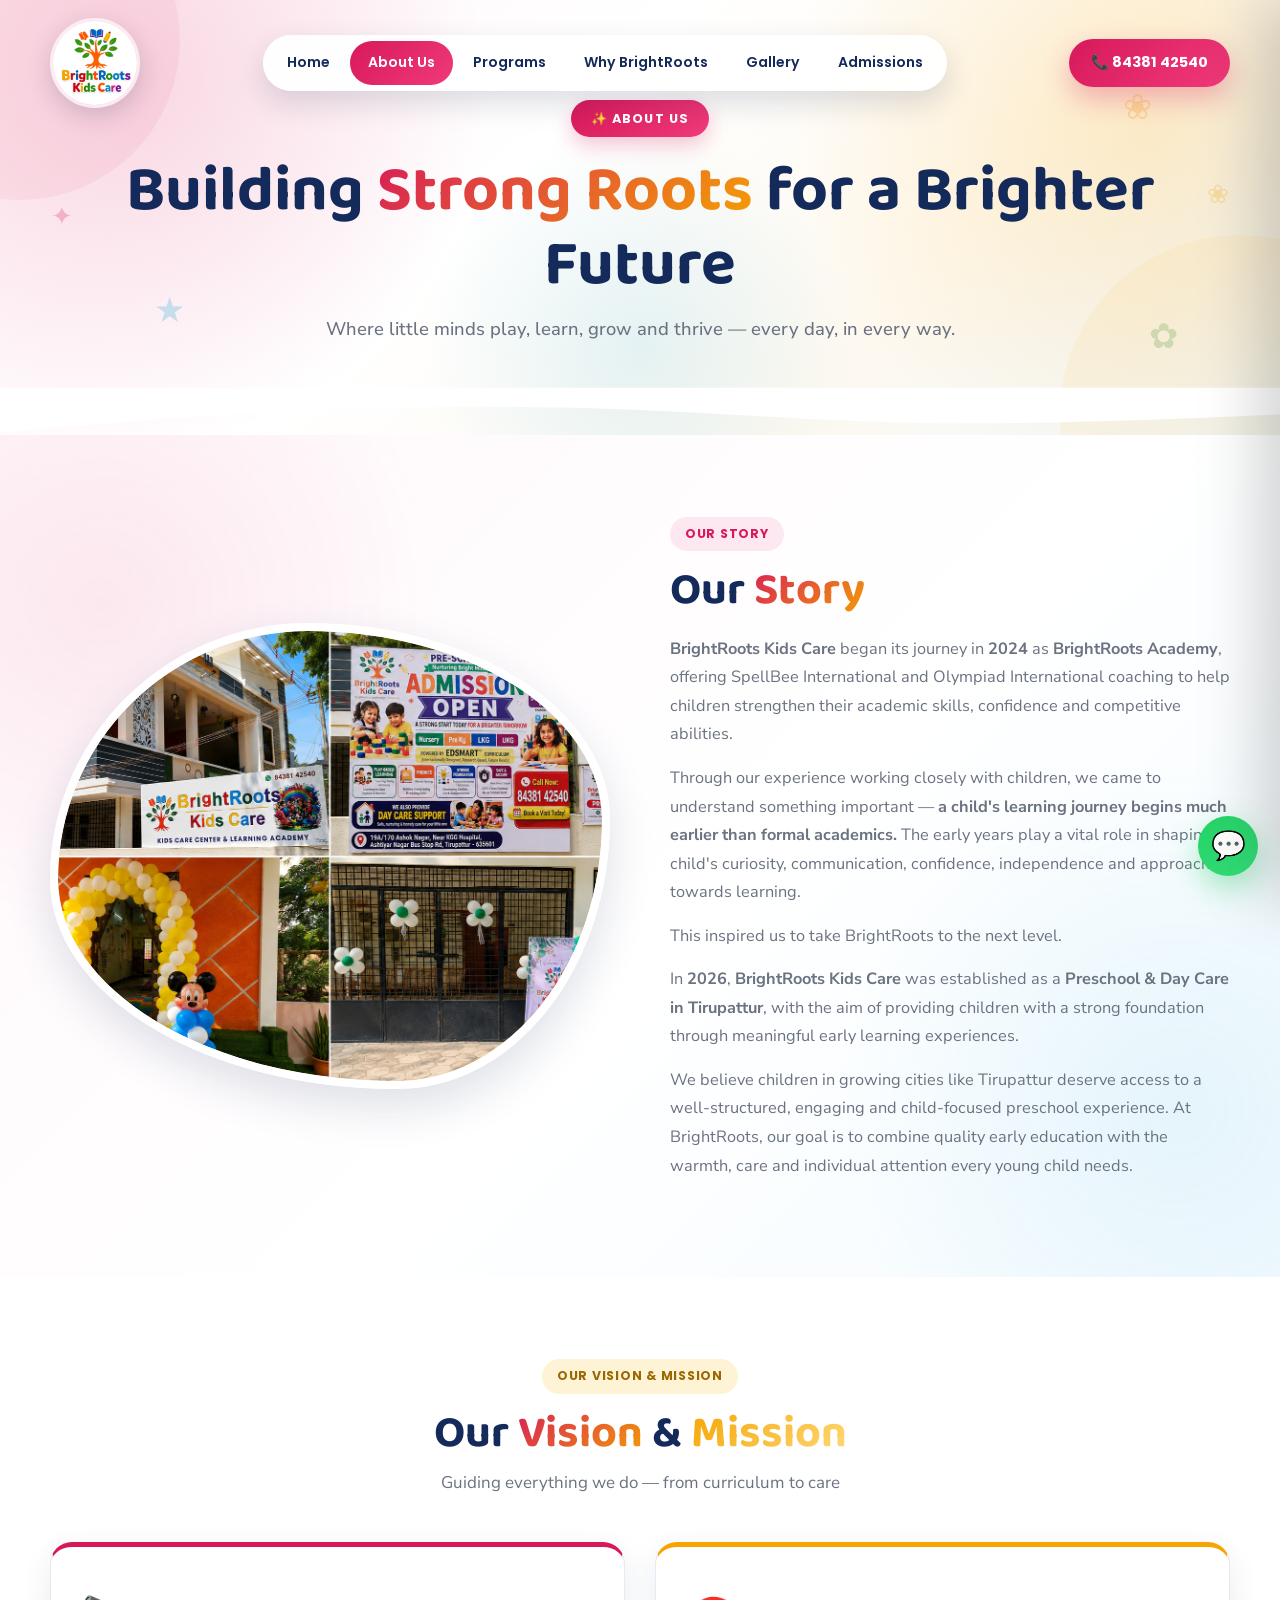
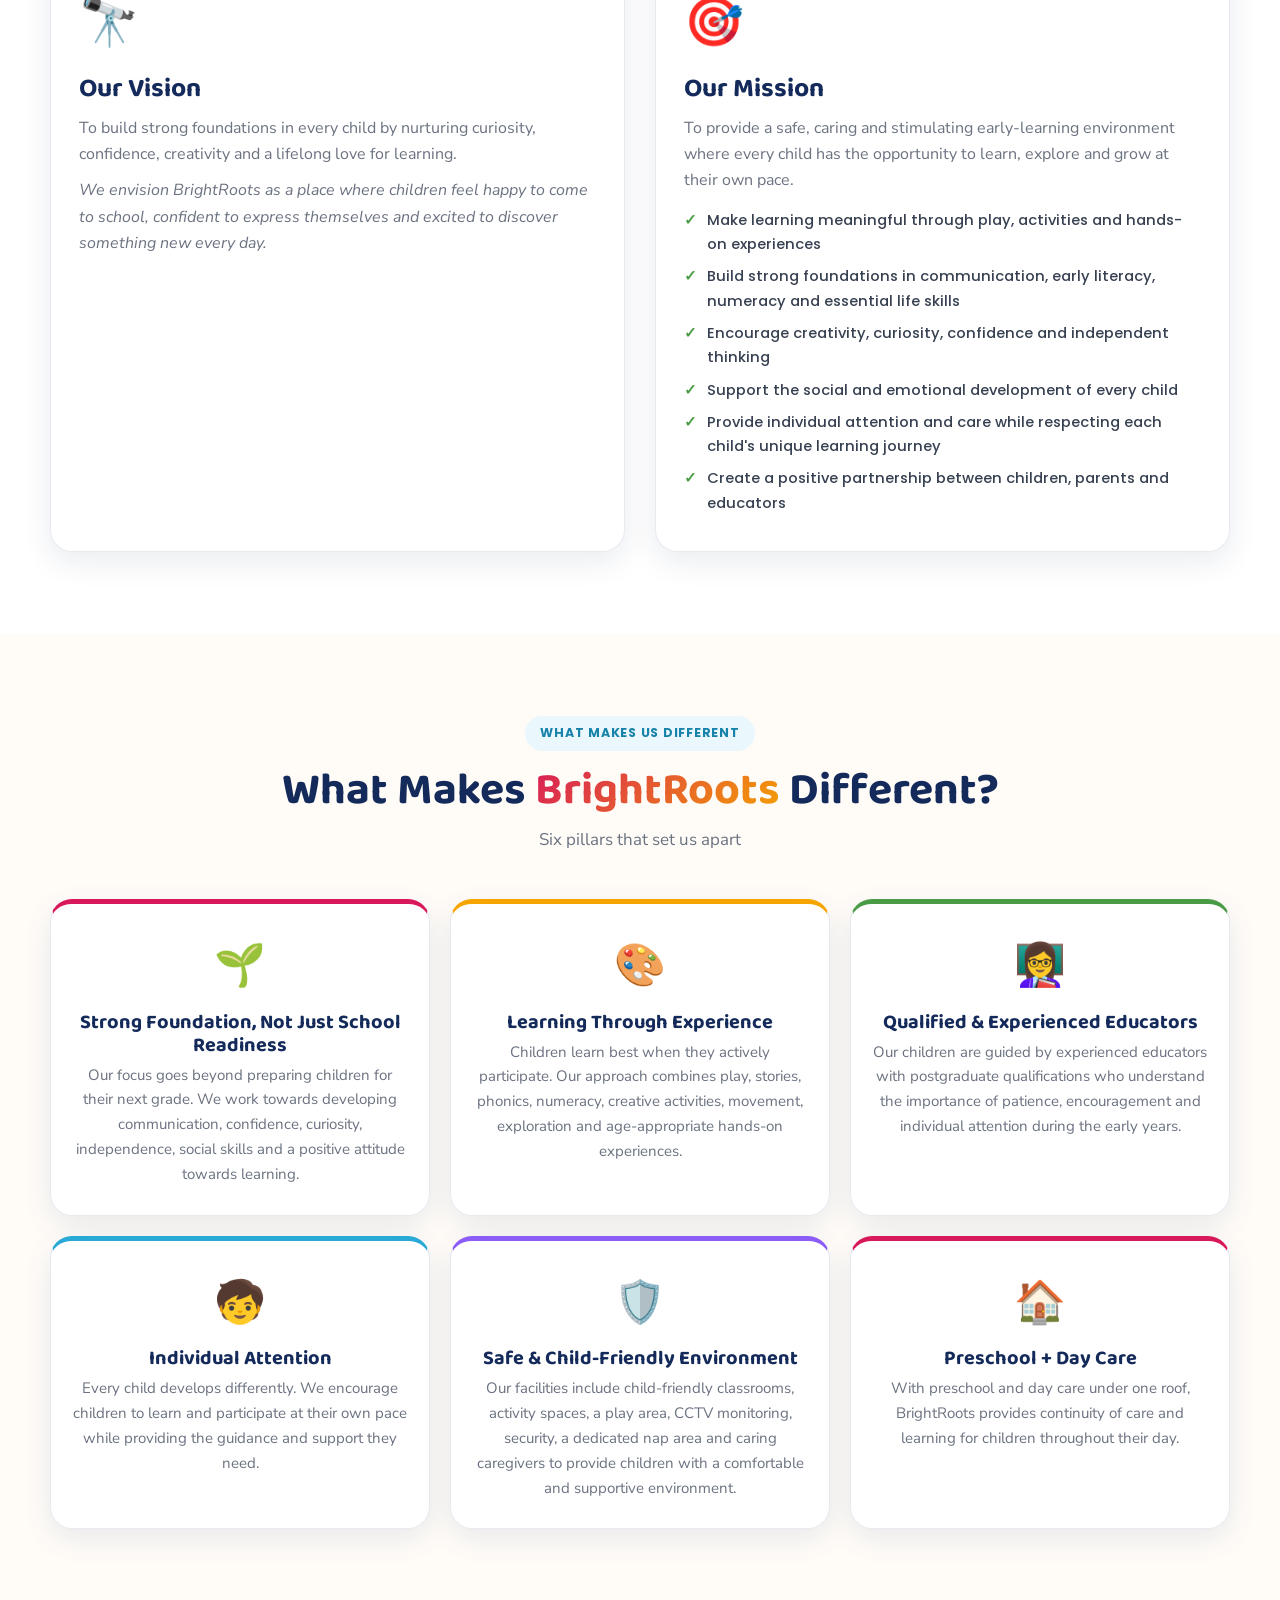
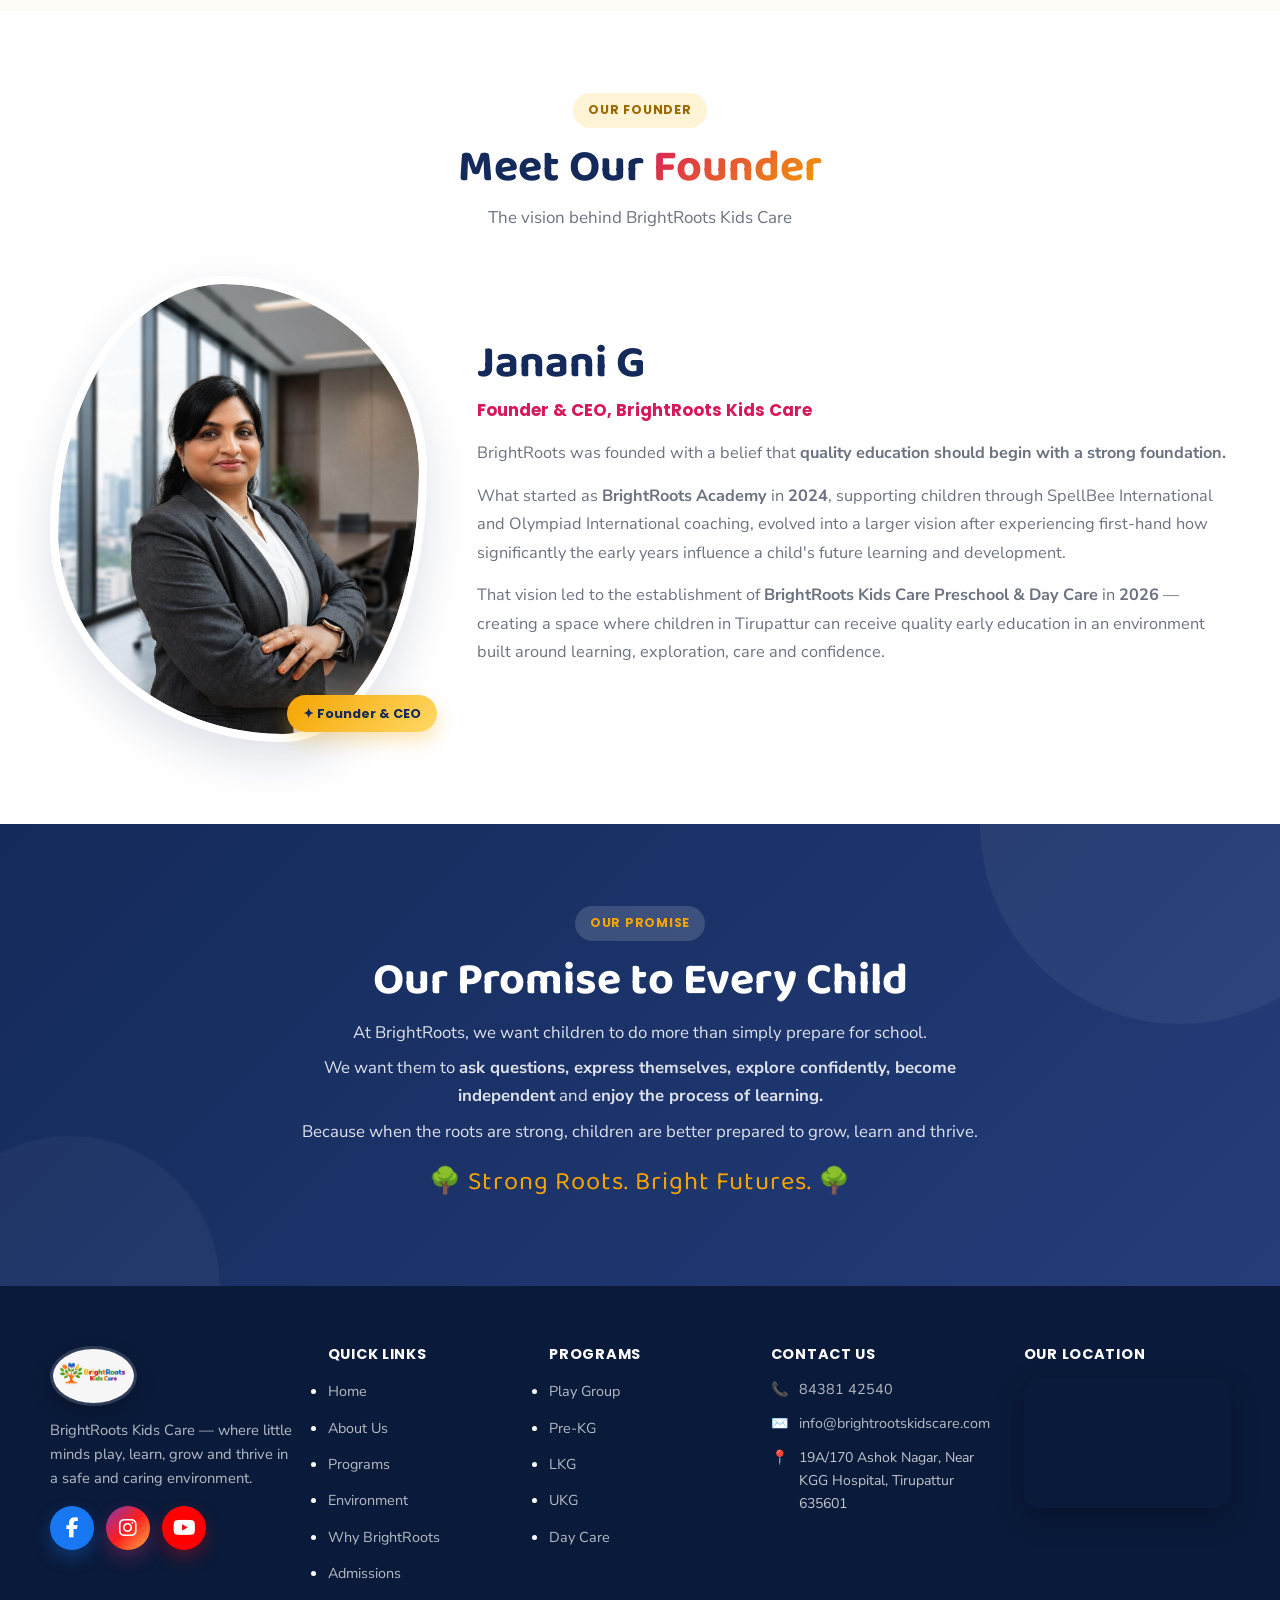
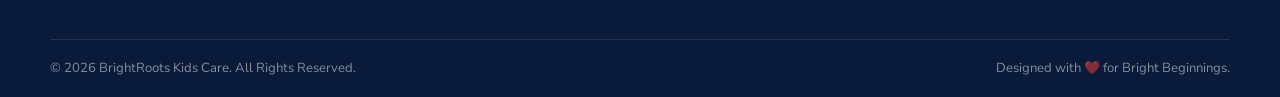
<file: about.html>
<!DOCTYPE html>
<html lang="en">
<head>
    <meta charset="UTF-8" />
    <meta name="viewport" content="width=device-width, initial-scale=1.0" />
    <title>About Us | BrightRoots Kids Care</title>
    <meta name="description" content="Learn about BrightRoots Kids Care — our story, vision, mission, philosophy, values, founder and what makes us different. Preschool & Day Care in Tirupattur." />

    <!-- Font Awesome for social icons -->
    <link rel="stylesheet" href="https://cdnjs.cloudflare.com/ajax/libs/font-awesome/6.5.0/css/all.min.css" />

    <style>
        /* ============================================================
           BRIGHTROOTS KIDS CARE — ABOUT PAGE STYLES
           ============================================================ */

        @import url('https://fonts.googleapis.com/css2?family=Baloo+2:wght@500;600;700;800&family=Nunito+Sans:wght@400;600;700;800&family=Poppins:wght@500;600;700;800&display=swap');

        :root {
            --navy: #142A5A;
            --navy-dark: #0A1A3A;
            --pink: #D7195B;
            --pink-dark: #B01345;
            --pink-glow: #f03a7a;
            --pink-light: #fde8f1;
            --gold: #F5A400;
            --gold-glow: #ffd966;
            --gold-light: #fff3d6;
            --green: #4A9B45;
            --green-glow: #5fd07a;
            --green-light: #e3f7ec;
            --blue: #28A9D6;
            --blue-glow: #5ac8f0;
            --blue-light: #eaf8fd;
            --purple: #8b5cf6;
            --purple-light: #f0e9ff;
            --cream: #FFFCF8;
            --white: #fff;
            --text: #374151;
            --muted: #6B7280;
            --gray-500: #6B7280;
            --line: #E8EAF0;
            --shadow: 0 10px 30px rgba(20, 42, 90, .09);
            --shadow-lg: 0 18px 45px rgba(20, 42, 90, .14);
            --shadow-glow: 0 12px 28px rgba(215, 25, 91, .30);
            --radius: 22px;
            --radius-blob: 46% 54% 38% 62% / 55% 42% 58% 45%;
        }

        * {
            box-sizing: border-box;
            margin: 0;
            padding: 0;
        }
        html {
            scroll-behavior: smooth;
        }
        body {
            font-family: 'Nunito Sans', sans-serif;
            color: var(--text);
            background: #fff;
            line-height: 1.65;
            overflow-x: hidden;
        }
        a {
            color: inherit;
            text-decoration: none;
        }
        img {
            display: block;
            max-width: 100%;
        }
        .container {
            width: min(1180px, calc(100% - 40px));
            margin: auto;
        }
        .text-center {
            text-align: center;
        }

        h1,
        h2,
        h3,
        h4 {
            font-family: 'Baloo 2', cursive;
            color: var(--navy);
            line-height: 1.15;
        }
        h1 {
            font-size: clamp(2.5rem, 5vw, 4.2rem);
        }
        h2 {
            font-size: clamp(2rem, 3.5vw, 3rem);
        }
        h3 {
            font-size: 1.65rem;
        }
        h4 {
            font-size: 1.25rem;
        }
        p {
            color: var(--muted);
        }

        .gradient-text {
            background: linear-gradient(135deg, var(--pink), var(--gold));
            -webkit-background-clip: text;
            background-clip: text;
            color: transparent;
        }
        .gradient-gold {
            background: linear-gradient(135deg, var(--gold), #ffdb7c);
            -webkit-background-clip: text;
            background-clip: text;
            color: transparent;
        }

        /* ============================================================
                   HEADER
                   ============================================================ */
           /* ============================================================
                   HEADER
                   ============================================================ */
        .header {
            position: absolute;
            top: 0;
            left: 0;
            right: 0;
            z-index: 2000;
            padding: 18px 0 0;
        }
        .header-inner {
            display: flex;
            align-items: center;
            justify-content: space-between;
            gap: 16px;
        }

        .brand-logo {
            display: flex;
            align-items: center;
            flex-shrink: 0;
            transition: transform .2s ease;
        }
        .brand-logo:hover {
            transform: translateY(-2px);
        }
        .brand-logo img {
            width: 90px;
            height: 90px;
            border-radius: 50%;
            object-fit: cover;
            border: 3px solid rgba(255, 255, 255, 0.6);
            box-shadow: 0 8px 24px rgba(6, 24, 61, 0.16);
        }
        .brand-text {
            margin-left: 12px;
            line-height: 1.1;
        }
        .brand-text .main {
            font-family: 'Baloo 2', cursive;
            font-size: 1.4rem;
            font-weight: 700;
            color: #fff;
            display: block;
            text-shadow: 0 2px 12px rgba(0, 0, 0, 0.2);
        }
        .brand-text .sub {
            font-family: 'Poppins', sans-serif;
            font-size: .62rem;
            font-weight: 700;
            letter-spacing: .1em;
            text-transform: uppercase;
            color: var(--gold);
            display: block;
            text-shadow: 0 1px 8px rgba(0, 0, 0, 0.15);
        }

        .nav {
            display: flex;
            align-items: center;
            gap: 2px;
            background: rgba(255, 255, 255, .96);
            border-radius: 999px;
            padding: 6px;
            box-shadow: 0 12px 30px rgba(6, 24, 61, .14);
        }
        .nav a {
            padding: 10px 18px;
            border-radius: 999px;
            font-family: 'Poppins', sans-serif;
            font-size: .88rem;
            font-weight: 600;
            color: var(--navy);
            transition: .2s ease;
        }
        .nav a:hover {
            color: var(--pink);
        }
        .nav a.active {
            background: linear-gradient(135deg, var(--pink), var(--pink-glow));
            color: #fff;
        }

        .header-phone {
            display: inline-flex;
            align-items: center;
            gap: 8px;
            background: linear-gradient(135deg, var(--pink), var(--pink-glow));
            color: #fff;
            padding: 12px 22px;
            border-radius: 999px;
            font-family: 'Poppins', sans-serif;
            font-weight: 700;
            font-size: .9rem;
            box-shadow: var(--shadow-glow);
            flex-shrink: 0;
            transition: .2s ease;
        }
        .header-phone:hover {
            transform: translateY(-2px);
        }

        .menu-toggle {
            display: none;
            width: 52px;
            height: 52px;
            border: none;
            border-radius: 50%;
            background: linear-gradient(135deg, var(--pink), var(--pink-glow));
            color: #fff;
            cursor: pointer;
            font-size: 24px;
            line-height: 1;
            box-shadow: var(--shadow-glow);
            flex-shrink: 0;
        }

        /* Mobile menu */
        .mobile-backdrop {
            position: fixed;
            inset: 0;
            background: rgba(6, 18, 45, .6);
            z-index: 2090;
            display: none;
        }
        .mobile-backdrop.open {
            display: block;
        }

        .mobile-menu {
            position: fixed;
            top: 0;
            right: 0;
            bottom: 0;
            width: min(330px, 88vw);
            background: #fff;
            z-index: 2100;
            padding: 32px 24px;
            transform: translateX(100%);
            transition: transform .35s cubic-bezier(.22, .68, 0, 1);
            box-shadow: -20px 0 60px rgba(0, 0, 0, .18);
            overflow-y: auto;
        }
        .mobile-menu.open {
            transform: translateX(0);
        }
        .mobile-close {
            position: absolute;
            top: 16px;
            right: 16px;
            width: 40px;
            height: 40px;
            border: none;
            border-radius: 50%;
            background: #f0f2f7;
            color: var(--navy);
            cursor: pointer;
            font-size: 18px;
        }
        .mobile-logo {
            text-align: center;
            padding: 6px 0 22px;
        }
        .mobile-logo img {
            width: 70px;
            height: 70px;
            border-radius: 50%;
            object-fit: cover;
            margin: 0 auto;
            border: 3px solid var(--pink-light);
            box-shadow: 0 8px 20px rgba(6, 24, 61, .12);
        }
        .mobile-menu>a {
            display: block;
            padding: 14px 4px;
            border-bottom: 1px solid #edf0f4;
            font-family: 'Poppins', sans-serif;
            font-weight: 600;
            color: var(--navy);
        }
        .mobile-menu>a:hover,
        .mobile-menu>a.active {
            color: var(--pink);
        }
        .mobile-actions {
            display: grid;
            gap: 12px;
            margin-top: 28px;
        }
        .mobile-actions a {
            display: block;
            text-align: center;
            border-radius: 999px;
            padding: 14px 15px;
            color: #fff !important;
            background: linear-gradient(135deg, var(--pink), var(--pink-glow));
            font-family: 'Poppins', sans-serif;
            font-weight: 700;
        }
        .mobile-actions a.whatsapp {
            background: linear-gradient(135deg, var(--green), var(--green-glow));
        }


        /* ============================================================
                   PAGE BANNER — COLORFUL HERO
                   ============================================================ */
        .page-banner {
            position: relative;
            overflow: hidden;
            padding: 100px 0 90px;
            text-align: center;
            background:
                radial-gradient(circle at 10% 20%, rgba(215, 25, 91, .15), transparent 30%),
                radial-gradient(circle at 90% 30%, rgba(245, 164, 0, .18), transparent 30%),
                radial-gradient(circle at 50% 80%, rgba(40, 169, 214, .12), transparent 30%),
                linear-gradient(135deg, #fff5f7 0%, #fff 40%, #fef9f0 70%, #f0f8ff 100%);
        }
        .page-banner:before,
        .page-banner:after {
            content: "";
            position: absolute;
            border-radius: 50%;
            pointer-events: none;
        }
        .page-banner:before {
            width: 320px;
            height: 320px;
            background: rgba(215, 25, 91, .06);
            left: -140px;
            top: -120px;
        }
        .page-banner:after {
            width: 360px;
            height: 360px;
            background: rgba(245, 164, 0, .07);
            right: -140px;
            bottom: -160px;
        }

        .page-banner .deco {
            position: absolute;
            font-size: 2.2rem;
            opacity: .25;
            z-index: 0;
            pointer-events: none;
            animation: float-deco 6s ease-in-out infinite;
        }
        .page-banner .deco.d1 {
            top: 12%;
            left: 8%;
            color: var(--pink);
            animation-delay: 0s;
        }
        .page-banner .deco.d2 {
            top: 18%;
            right: 10%;
            color: var(--gold);
            animation-delay: 1.2s;
        }
        .page-banner .deco.d3 {
            bottom: 22%;
            left: 12%;
            color: var(--blue);
            animation-delay: 2.4s;
        }
        .page-banner .deco.d4 {
            bottom: 16%;
            right: 8%;
            color: var(--green);
            animation-delay: 0.8s;
        }
        .page-banner .deco.d5 {
            top: 45%;
            left: 4%;
            color: var(--pink);
            animation-delay: 1.8s;
            font-size: 1.6rem;
        }
        .page-banner .deco.d6 {
            top: 40%;
            right: 4%;
            color: var(--gold);
            animation-delay: 3s;
            font-size: 1.6rem;
        }

        @keyframes float-deco {
            0%,
            100% {
                transform: translateY(0) rotate(0deg);
            }
            50% {
                transform: translateY(-18px) rotate(8deg);
            }
        }

        .page-banner .container {
            position: relative;
            z-index: 1;
        }

        .page-banner .eyebrow {
            display: inline-block;
            padding: 8px 20px;
            border-radius: 999px;
            background: linear-gradient(135deg, var(--pink), var(--pink-glow));
            color: #fff;
            font-family: 'Poppins', sans-serif;
            font-size: .8rem;
            font-weight: 700;
            letter-spacing: .08em;
            text-transform: uppercase;
            margin-bottom: 18px;
            box-shadow: 0 8px 20px rgba(215, 25, 91, .25);
        }

        .page-banner h1 {
            margin-bottom: 12px;
            color: var(--navy);
        }
        .page-banner h1 .gradient-text {
            background: linear-gradient(135deg, var(--pink), var(--gold));
            -webkit-background-clip: text;
            background-clip: text;
            color: transparent;
        }
        .page-banner .banner-subtitle {
            font-size: 1.15rem;
            color: var(--muted);
            max-width: 650px;
            margin: 0 auto;
            font-weight: 500;
        }

        .page-banner .banner-shape {
            position: absolute;
            bottom: 0;
            left: 0;
            right: 0;
            line-height: 0;
            z-index: 1;
        }
        .page-banner .banner-shape svg {
            width: 100%;
            height: 50px;
            display: block;
        }

        /* ============================================================
                   SECTION UTILITIES
                   ============================================================ */
        .section-padding {
            padding: 82px 0;
        }
        .bg-cream {
            background: var(--cream);
        }
        .bg-navy {
            background: var(--navy);
            color: #fff;
        }
        .bg-navy h2 {
            color: #fff;
        }
        .bg-navy p {
            color: rgba(255, 255, 255, .75);
        }

        .eyebrow {
            display: inline-block;
            padding: 7px 15px;
            border-radius: 999px;
            background: var(--pink-light);
            color: var(--pink);
            font-family: 'Poppins', sans-serif;
            font-size: .78rem;
            font-weight: 700;
            letter-spacing: .06em;
            text-transform: uppercase;
            margin-bottom: 14px;
        }
        .eyebrow.gold {
            background: var(--gold-light);
            color: #9a6800;
        }
        .eyebrow.green {
            background: var(--green-light);
            color: #3d8239;
        }
        .eyebrow.blue {
            background: var(--blue-light);
            color: #1782aa;
        }
        .eyebrow.purple {
            background: var(--purple-light);
            color: #7c3aed;
        }
        .eyebrow.on-dark {
            background: rgba(255, 255, 255, .15);
            color: var(--gold);
        }

        .section-title {
            text-align: center;
            max-width: 780px;
            margin: 0 auto 45px;
        }
        .section-title p {
            margin-top: 10px;
            font-size: 1.06rem;
        }

        /* ============================================================
                   BUTTONS
                   ============================================================ */
        .btn {
            display: inline-flex;
            align-items: center;
            justify-content: center;
            gap: 8px;
            min-height: 50px;
            padding: 12px 28px;
            border: 0;
            border-radius: 999px;
            font-family: 'Poppins', sans-serif;
            font-weight: 700;
            cursor: pointer;
            transition: transform .2s ease, box-shadow .2s ease;
        }
        .btn:hover {
            transform: translateY(-2px);
        }
        .btn-primary {
            background: linear-gradient(135deg, var(--pink), var(--pink-glow));
            color: #fff;
            box-shadow: 0 10px 25px rgba(215, 25, 91, .28);
        }
        .btn-primary:hover {
            box-shadow: 0 16px 35px rgba(215, 25, 91, .38);
        }
        .btn-white {
            background: #fff;
            color: var(--navy);
            box-shadow: 0 8px 20px rgba(0, 0, 0, .08);
        }
        .btn-white:hover {
            box-shadow: 0 14px 30px rgba(0, 0, 0, .14);
        }

        /* ============================================================
                   OUR STORY
                   ============================================================ */
        .about-story {
            background:
                radial-gradient(circle at 8% 20%, rgba(215, 25, 91, .08), transparent 25%),
                radial-gradient(circle at 92% 80%, rgba(40, 169, 214, .09), transparent 25%),
                linear-gradient(135deg, #fff8fb 0%, #fff 55%, #f4fbff 100%);
        }

        .about-story .grid {
            display: grid;
            grid-template-columns: 1fr 1fr;
            gap: 60px;
            align-items: center;
        }

        .blob-frame {
            position: relative;
            border-radius: var(--radius-blob);
            overflow: hidden;
            box-shadow: var(--shadow-lg);
            border: 8px solid #fff;
            background: linear-gradient(135deg, var(--pink-light), var(--gold-light));
        }
        .blob-frame img {
            width: 100%;
            height: 450px;
            object-fit: cover;
            border-radius: var(--radius-blob);
        }

        .about-story .content h2 {
            margin-bottom: 18px;
        }
        .about-story .content p {
            margin-bottom: 15px;
            font-size: 1.02rem;
            line-height: 1.75;
        }

        /* ============================================================
                   VISION & MISSION
                   ============================================================ */
        .vision-mission-grid {
            display: grid;
            grid-template-columns: 1fr 1fr;
            gap: 30px;
            margin-top: 10px;
        }
        .vision-card,
        .mission-card {
            background: #fff;
            border: 1px solid var(--line);
            border-radius: var(--radius);
            padding: 36px 28px;
            box-shadow: var(--shadow);
            transition: transform .25s ease, box-shadow .25s ease;
        }
        .vision-card:hover,
        .mission-card:hover {
            transform: translateY(-5px);
            box-shadow: var(--shadow-lg);
        }
        .vision-card {
            border-top: 5px solid var(--pink);
        }
        .mission-card {
            border-top: 5px solid var(--gold);
        }
        .vision-card .icon,
        .mission-card .icon {
            font-size: 3rem;
            margin-bottom: 12px;
        }
        .vision-card h3,
        .mission-card h3 {
            margin-bottom: 10px;
        }
        .vision-card p,
        .mission-card p {
            font-size: 1rem;
        }

        .mission-list {
            list-style: none;
            margin-top: 14px;
            display: grid;
            gap: 8px;
        }
        .mission-list li {
            display: flex;
            align-items: flex-start;
            gap: 10px;
            font-family: 'Poppins', sans-serif;
            font-weight: 500;
            font-size: .92rem;
            color: var(--text);
        }
        .mission-list li .check {
            color: var(--green);
            font-weight: 700;
            flex-shrink: 0;
        }

        /* ============================================================
                   WHAT MAKES US DIFFERENT
                   ============================================================ */
        .diff-grid {
            display: grid;
            grid-template-columns: repeat(3, 1fr);
            gap: 20px;
        }
        .diff-card {
            background: #fff;
            border: 1px solid var(--line);
            border-radius: var(--radius);
            padding: 28px 22px;
            text-align: center;
            box-shadow: var(--shadow);
            transition: transform .25s ease, box-shadow .25s ease;
        }
        .diff-card:hover {
            transform: translateY(-5px);
            box-shadow: var(--shadow-lg);
        }
        .diff-card .icon {
            font-size: 2.6rem;
            margin-bottom: 10px;
        }
        .diff-card h4 {
            margin-bottom: 6px;
        }
        .diff-card p {
            font-size: .94rem;
        }
        .diff-card:nth-child(1) {
            border-top: 5px solid var(--pink);
        }
        .diff-card:nth-child(2) {
            border-top: 5px solid var(--gold);
        }
        .diff-card:nth-child(3) {
            border-top: 5px solid var(--green);
        }
        .diff-card:nth-child(4) {
            border-top: 5px solid var(--blue);
        }
        .diff-card:nth-child(5) {
            border-top: 5px solid var(--purple);
        }
        .diff-card:nth-child(6) {
            border-top: 5px solid var(--pink);
        }

        /* ============================================================
                   FOUNDER
                   ============================================================ */
        .founder-grid {
            display: grid;
            grid-template-columns: 1fr 2fr;
            gap: 50px;
            align-items: center;
        }
        .founder-photo {
            position: relative;
        }
        .founder-photo .blob-frame {
            border-radius: var(--radius-blob);
            overflow: hidden;
            border: 8px solid #fff;
            box-shadow: var(--shadow-lg);
            background: linear-gradient(135deg, var(--gold-light), var(--pink-light));
        }
        .founder-photo .blob-frame img {
            width: 100%;
            aspect-ratio: 1;
            object-fit: cover;
            border-radius: var(--radius-blob);
        }
        .founder-photo .founder-badge {
            position: absolute;
            bottom: 10px;
            right: -10px;
            background: linear-gradient(135deg, var(--gold), var(--gold-glow));
            color: var(--navy);
            padding: 8px 16px;
            border-radius: 999px;
            font-family: 'Poppins', sans-serif;
            font-weight: 700;
            font-size: .8rem;
            box-shadow: 0 8px 20px rgba(245, 164, 0, .3);
        }
        .founder-info h2 {
            margin-bottom: 6px;
        }
        .founder-info .founder-title {
            font-family: 'Poppins', sans-serif;
            font-weight: 700;
            color: var(--pink);
            font-size: 1.05rem;
            margin-bottom: 14px;
        }
        .founder-info p {
            font-size: 1.02rem;
            line-height: 1.75;
            margin-bottom: 14px;
        }

        /* ============================================================
                   OUR PROMISE
                   ============================================================ */
        .promise-section {
            background: linear-gradient(135deg, var(--navy), #243d7a);
            color: #fff;
            text-align: center;
            position: relative;
            overflow: hidden;
        }
        .promise-section:before {
            content: "";
            position: absolute;
            width: 400px;
            height: 400px;
            border-radius: 50%;
            background: rgba(255, 255, 255, .05);
            top: -200px;
            right: -100px;
        }
        .promise-section:after {
            content: "";
            position: absolute;
            width: 300px;
            height: 300px;
            border-radius: 50%;
            background: rgba(255, 255, 255, .04);
            bottom: -150px;
            left: -80px;
        }
        .promise-section .container {
            position: relative;
            z-index: 1;
        }
        .promise-section h2 {
            color: #fff;
            margin-bottom: 12px;
        }
        .promise-section p {
            color: rgba(255, 255, 255, .85);
            max-width: 700px;
            margin: 0 auto 8px;
            font-size: 1.05rem;
        }
        .promise-section .promise-tagline {
            font-family: 'Baloo 2', cursive;
            font-size: 1.6rem;
            color: var(--gold);
            margin-top: 16px;
            letter-spacing: .04em;
        }
        .promise-section .promise-tagline span {
            display: inline-block;
        }

        /* ============================================================
                   FOOTER
                   ============================================================ */
     /* ============================================================
                   FOOTER
                   ============================================================ */
        .footer {
            background: var(--navy-dark);
            color: #fff;
            padding: 60px 0 0;
        }
        .footer-grid {
            display: grid;
            grid-template-columns: 1.3fr 1fr 1fr 1.1fr 1.1fr;
            gap: 34px;
        }
        .footer-logo-wrap {
            display: flex;
            align-items: center;
            gap: 12px;
            margin-bottom: 12px;
        }
        .footer-logo-wrap img {
            height: 60px;
            width: auto;
            object-fit: contain;
            border-radius: 50%;
            border: 3px solid rgba(255, 255, 255, 0.15);
            box-shadow: 0 8px 20px rgba(0, 0, 0, 0.2);
        }
        .footer-logo-wrap .footer-brand-text {
            line-height: 1.1;
        }
        .footer-logo-wrap .footer-brand-text .main {
            font-family: 'Baloo 2', cursive;
            font-size: 1.3rem;
            font-weight: 700;
            color: #fff;
            display: block;
        }
        .footer-logo-wrap .footer-brand-text .sub {
            font-family: 'Poppins', sans-serif;
            font-size: .6rem;
            font-weight: 700;
            letter-spacing: .08em;
            text-transform: uppercase;
            color: var(--gold);
            display: block;
        }
        .footer-brand p {
            color: rgba(255, 255, 255, .7);
            font-size: .92rem;
            margin-bottom: 16px;
        }
        .footer-social {
            display: flex;
            gap: 12px;
            margin-top: 12px;
        }
        .footer-social a {
            width: 44px;
            height: 44px;
            display: flex;
            align-items: center;
            justify-content: center;
            border-radius: 50%;
            color: #fff;
            font-size: 20px;
            transition: transform .25s ease, box-shadow .25s ease;
        }
        .footer-social .facebook {
            background: #1877f2;
            box-shadow: 0 8px 18px rgba(24, 119, 242, .30);
        }
        .footer-social .instagram {
            background: linear-gradient(135deg, #833ab4, #fd1d1d, #fcb045);
            box-shadow: 0 8px 18px rgba(225, 48, 108, .30);
        }
        .footer-social .youtube {
            background: #ff0000;
            box-shadow: 0 8px 18px rgba(255, 0, 0, .28);
        }
        .footer-social a:hover {
            transform: translateY(-4px) scale(1.05);
        }
        .footer-social .facebook:hover {
            box-shadow: 0 12px 25px rgba(24, 119, 242, .45);
        }
        .footer-social .instagram:hover {
            box-shadow: 0 12px 25px rgba(225, 48, 108, .45);
        }
        .footer-social .youtube:hover {
            box-shadow: 0 12px 25px rgba(255, 0, 0, .40);
        }
        .footer h4 {
            color: #fff;
            font-family: 'Poppins', sans-serif;
            font-size: .9rem;
            text-transform: uppercase;
            letter-spacing: .05em;
            margin-bottom: 16px;
        }
        .footer ul li {
            margin-bottom: 10px;
        }
        .footer ul li a {
            color: rgba(255, 255, 255, .7);
            font-size: .9rem;
            transition: .2s ease;
        }
        .footer ul li a:hover {
            color: var(--gold);
        }
        .footer-contact li {
            display: flex;
            gap: 10px;
            align-items: flex-start;
            color: rgba(255, 255, 255, .75);
            font-size: .88rem;
            margin-bottom: 12px;
        }
        .footer-contact li a {
            color: rgba(255, 255, 255, .85);
        }
        .footer-contact .ic {
            color: var(--gold);
            flex-shrink: 0;
        }
        .footer-map {
            border-radius: 16px;
            overflow: hidden;
            box-shadow: 0 10px 28px rgba(0, 0, 0, .25);
        }
        .footer-map iframe {
            width: 100%;
            height: 130px;
            border: 0;
            display: block;
            filter: grayscale(.12);
        }
        .footer-bottom {
            margin-top: 42px;
            padding: 18px 0;
            border-top: 1px solid rgba(255, 255, 255, .10);
            display: flex;
            justify-content: space-between;
            flex-wrap: wrap;
            gap: 8px;
        }
        .footer-bottom p {
            color: rgba(255, 255, 255, .5);
            font-size: .82rem;
        }
        @media (max-width: 1100px) {
            .footer-grid {
                grid-template-columns: 1fr 1fr 1fr;
            }
        }
        @media (max-width: 760px) {
            .footer-grid {
                grid-template-columns: 1fr;
                gap: 28px;
            }
            .footer {
                padding-bottom: 90px;
            }
            .footer-logo-wrap img {
                height: 50px;
            }
        }

        /* ============================================================
                   STICKY BAR & WHATSAPP FLOAT
                   ============================================================ */
        .sticky-bar {
            display: none;
            position: fixed;
            left: 0;
            right: 0;
            bottom: 0;
            z-index: 1900;
            background: rgba(255, 255, 255, .98);
            border-top: 1px solid #e5e8ee;
            box-shadow: 0 -8px 28px rgba(6, 24, 61, .10);
        }
        .sticky-grid {
            display: grid;
            grid-template-columns: repeat(3, 1fr);
        }
        .sticky-grid a {
            display: flex;
            flex-direction: column;
            align-items: center;
            justify-content: center;
            min-height: 66px;
            font-size: .7rem;
            font-family: 'Poppins', sans-serif;
            font-weight: 700;
            color: var(--navy);
        }
        .sticky-grid a span {
            font-size: 22px;
            line-height: 1.2;
        }
        .sticky-grid a.whatsapp {
            color: #16a34a;
        }

        .whatsapp-float {
            position: fixed;
            right: 22px;
            bottom: 24px;
            width: 60px;
            height: 60px;
            border-radius: 50%;
            display: flex;
            align-items: center;
            justify-content: center;
            background: linear-gradient(135deg, #25d366, #34e07a);
            color: #fff;
            font-size: 28px;
            z-index: 1950;
            box-shadow: 0 12px 30px rgba(37, 211, 102, .38);
            transition: .25s ease;
        }
        .whatsapp-float:hover {
            transform: scale(1.08);
        }
        @media (max-width: 760px) {
            .sticky-bar {
                display: block;
            }
            .whatsapp-float {
                bottom: 80px;
                width: 52px;
                height: 52px;
                font-size: 22px;
                right: 16px;
            }
        }

    

        @media (max-width: 900px) {
            .nav {
                display: none;
            }
            .menu-toggle {
                display: flex;
                align-items: center;
                justify-content: center;
            }
            .header .container {
                justify-content: space-between;
            }
            .header-phone {
                display: none;
            }

            .about-story .grid {
                grid-template-columns: 1fr;
                gap: 35px;
            }
            .vision-mission-grid {
                grid-template-columns: 1fr;
            }
            .founder-grid {
                grid-template-columns: 1fr;
                gap: 30px;
                text-align: center;
            }
            .founder-photo .blob-frame {
                max-width: 320px;
                margin: 0 auto;
            }
            .founder-photo .founder-badge {
                right: 20px;
                bottom: 20px;
            }
            .diff-grid {
                grid-template-columns: 1fr 1fr;
            }
            .footer-grid {
                grid-template-columns: 1fr 1fr;
            }
            .page-banner .deco {
                display: none;
            }
        }

        @media (max-width: 760px) {
            .container {
                width: min(100% - 28px, 600px);
            }
            .page-banner {
                padding: 75px 0 60px;
            }
            .page-banner h1 {
                font-size: 2.2rem;
            }
            .section-padding {
                padding: 60px 0;
            }
            .section-title h2 {
                font-size: 2rem;
            }
            .blob-frame img {
                height: 280px;
            }
            .diff-grid {
                grid-template-columns: 1fr;
            }
            .footer-grid {
                grid-template-columns: 1fr;
                gap: 28px;
            }
            .footer {
                padding-bottom: 90px;
            }
            .whatsapp-float {
                right: 15px;
                bottom: 78px;
                width: 52px;
                height: 52px;
                font-size: 22px;
            }
            .sticky-bar {
                display: block;
            }
            .footer-brand p {
                max-width: 100%;
            }
            .promise-section .promise-tagline {
                font-size: 1.3rem;
            }
            .founder-photo .blob-frame {
                max-width: 260px;
            }
            .founder-info .founder-title {
                font-size: .95rem;
            }
        }

        @media (max-width: 430px) {
            .container {
                width: calc(100% - 22px);
            }
            .page-banner {
                padding: 70px 0 55px;
            }
            .page-banner h1 {
                font-size: 1.9rem;
            }
            .section-padding {
                padding: 50px 0;
            }
            .mobile-menu {
                width: 90vw;
            }
            .about-story .content p {
                font-size: .95rem;
            }
            .vision-card,
            .mission-card {
                padding: 24px 18px;
            }
            .diff-card {
                padding: 22px 16px;
            }
        }

        @media (prefers-reduced-motion: reduce) {
            html {
                scroll-behavior: auto;
            }
            *,
            *::before,
            *::after {
                transition: none !important;
                animation: none !important;
            }
        }
    </style>
</head>
<body>

    <!-- ============================================================
    HEADER
    ============================================================ -->
 <header class="header" id="header">
        <div class="container header-inner">
            <a href="index.html" class="brand-logo" aria-label="BrightRoots Kids Care Home">
                <img src="images/logo.jpg" alt="BrightRoots Kids Care" />
            </a>

            <nav class="nav" aria-label="Main navigation">
                <a href="index.html">Home</a>
                <a href="about.html" class="active">About Us</a>
                <a href="programs.html">Programs</a>
                <a href="whybrightroots.html">Why BrightRoots</a>
                <a href="gallery.html">Gallery</a>
                <a href="admissions.html">Admissions</a>
            </nav>

            <a class="header-phone" href="tel:918438142540">📞 84381 42540</a>

            <button class="menu-toggle" id="menuToggle" type="button" aria-label="Open menu" aria-expanded="false">☰</button>
        </div>
    </header>

    <!-- ============================================================
    MOBILE MENU
    ============================================================ -->
    <div class="mobile-backdrop" id="mobileBackdrop"></div>
    <aside class="mobile-menu" id="mobileMenu" aria-hidden="true">
        <button class="mobile-close" id="closeMenu" type="button" aria-label="Close menu">✕</button>
        <div class="mobile-logo">
            <img src="images/logo.jpg" alt="BrightRoots Kids Care" />
        </div>
        <a href="index.html">Home</a>
        <a href="about.html" class="active">About Us</a>
        <a href="programs.html">Programs</a>
        <a href="whybrightroots.html">Why BrightRoots</a>
        <a href="gallery.html">Gallery</a>
        <a href="admissions.html">Admissions</a>
        <div class="mobile-actions">
            <a href="admissions.html#contact">📅 Enquire Now</a>
            <a class="whatsapp" href="https://wa.me/918438142540?text=Hello%20BrightRoots%20Kids%20Care%2C%20I%20would%20like%20to%20know%20more%20about%20admission%20for%20my%20child." target="_blank" rel="noopener">💬 WhatsApp Us</a>
        </div>
    </aside>

    <!-- ============================================================
    PAGE BANNER — COLORFUL HERO
    ============================================================ -->
    <section class="page-banner">
        <span class="deco d1">✦</span>
        <span class="deco d2">❀</span>
        <span class="deco d3">★</span>
        <span class="deco d4">✿</span>
        <span class="deco d5">✦</span>
        <span class="deco d6">❀</span>

        <div class="container">
            <span class="eyebrow">✨ About Us</span>
            <h1>Building <span class="gradient-text">Strong Roots</span> for a Brighter Future</h1>
            <p class="banner-subtitle">Where little minds play, learn, grow and thrive — every day, in every way.</p>
        </div>

        <div class="banner-shape">
            <svg viewBox="0 0 1440 50" fill="none" xmlns="http://www.w3.org/2000/svg">
                <path d="M0 50L60 45C120 40 240 30 360 25C480 20 600 20 720 25C840 30 960 40 1080 40C1200 40 1320 35 1380 32.5L1440 30V0H0V50Z" fill="#fff" />
            </svg>
        </div>
    </section>

    <!-- ============================================================
    OUR STORY
    ============================================================ -->
    <section class="section-padding about-story">
        <div class="container">
            <div class="grid">
                <div class="blob-frame scroll-animate">
                    <img src="images/home7.jpg" alt="BrightRoots Kids Care Story" loading="lazy" />
                </div>
                <div class="content scroll-animate">
                    <span class="eyebrow">Our Story</span>
                    <h2>Our <span class="gradient-text">Story</span></h2>
                    <p><strong>BrightRoots Kids Care</strong> began its journey in <strong>2024</strong> as <strong>BrightRoots Academy</strong>, offering SpellBee International and Olympiad International coaching to help children strengthen their academic skills, confidence and competitive abilities.</p>
                    <p>Through our experience working closely with children, we came to understand something important — <strong>a child's learning journey begins much earlier than formal academics.</strong> The early years play a vital role in shaping a child's curiosity, communication, confidence, independence and approach towards learning.</p>
                    <p>This inspired us to take BrightRoots to the next level.</p>
                    <p>In <strong>2026</strong>, <strong>BrightRoots Kids Care</strong> was established as a <strong>Preschool &amp; Day Care in Tirupattur</strong>, with the aim of providing children with a strong foundation through meaningful early learning experiences.</p>
                    <p>We believe children in growing cities like Tirupattur deserve access to a well-structured, engaging and child-focused preschool experience. At BrightRoots, our goal is to combine quality early education with the warmth, care and individual attention every young child needs.</p>
                </div>
            </div>
        </div>
    </section>

    <!-- ============================================================
    VISION & MISSION
    ============================================================ -->
    <section class="section-padding">
        <div class="container">
            <div class="section-title scroll-animate">
                <span class="eyebrow gold">Our Vision &amp; Mission</span>
                <h2>Our <span class="gradient-text">Vision</span> &amp; <span class="gradient-gold">Mission</span></h2>
                <p>Guiding everything we do — from curriculum to care</p>
            </div>

            <div class="vision-mission-grid">
                <!-- Vision -->
                <div class="vision-card scroll-animate" data-delay="100">
                    <div class="icon">🔭</div>
                    <h3>Our Vision</h3>
                    <p>To build strong foundations in every child by nurturing curiosity, confidence, creativity and a lifelong love for learning.</p>
                    <p style="margin-top:10px;font-style:italic;color:var(--muted);">We envision BrightRoots as a place where children feel happy to come to school, confident to express themselves and excited to discover something new every day.</p>
                </div>

                <!-- Mission -->
                <div class="mission-card scroll-animate" data-delay="150">
                    <div class="icon">🎯</div>
                    <h3>Our Mission</h3>
                    <p>To provide a safe, caring and stimulating early-learning environment where every child has the opportunity to learn, explore and grow at their own pace.</p>
                    <ul class="mission-list">
                        <li><span class="check">✓</span> Make learning meaningful through play, activities and hands-on experiences</li>
                        <li><span class="check">✓</span> Build strong foundations in communication, early literacy, numeracy and essential life skills</li>
                        <li><span class="check">✓</span> Encourage creativity, curiosity, confidence and independent thinking</li>
                        <li><span class="check">✓</span> Support the social and emotional development of every child</li>
                        <li><span class="check">✓</span> Provide individual attention and care while respecting each child's unique learning journey</li>
                        <li><span class="check">✓</span> Create a positive partnership between children, parents and educators</li>
                    </ul>
                </div>
            </div>
        </div>
    </section>

    <!-- ============================================================
    WHAT MAKES BRIGHTROOTS DIFFERENT
    ============================================================ -->
    <section class="section-padding bg-cream">
        <div class="container">
            <div class="section-title scroll-animate">
                <span class="eyebrow blue">What Makes Us Different</span>
                <h2>What Makes <span class="gradient-text">BrightRoots</span> Different?</h2>
                <p>Six pillars that set us apart</p>
            </div>

            <div class="diff-grid">
                <div class="diff-card scroll-animate" data-delay="100">
                    <div class="icon">🌱</div>
                    <h4>Strong Foundation, Not Just School Readiness</h4>
                    <p>Our focus goes beyond preparing children for their next grade. We work towards developing communication, confidence, curiosity, independence, social skills and a positive attitude towards learning.</p>
                </div>

                <div class="diff-card scroll-animate" data-delay="150">
                    <div class="icon">🎨</div>
                    <h4>Learning Through Experience</h4>
                    <p>Children learn best when they actively participate. Our approach combines play, stories, phonics, numeracy, creative activities, movement, exploration and age-appropriate hands-on experiences.</p>
                </div>

                <div class="diff-card scroll-animate" data-delay="200">
                    <div class="icon">👩‍🏫</div>
                    <h4>Qualified &amp; Experienced Educators</h4>
                    <p>Our children are guided by experienced educators with postgraduate qualifications who understand the importance of patience, encouragement and individual attention during the early years.</p>
                </div>

                <div class="diff-card scroll-animate" data-delay="250">
                    <div class="icon">🧒</div>
                    <h4>Individual Attention</h4>
                    <p>Every child develops differently. We encourage children to learn and participate at their own pace while providing the guidance and support they need.</p>
                </div>

                <div class="diff-card scroll-animate" data-delay="300">
                    <div class="icon">🛡️</div>
                    <h4>Safe &amp; Child-Friendly Environment</h4>
                    <p>Our facilities include child-friendly classrooms, activity spaces, a play area, CCTV monitoring, security, a dedicated nap area and caring caregivers to provide children with a comfortable and supportive environment.</p>
                </div>

                <div class="diff-card scroll-animate" data-delay="350">
                    <div class="icon">🏠</div>
                    <h4>Preschool + Day Care</h4>
                    <p>With preschool and day care under one roof, BrightRoots provides continuity of care and learning for children throughout their day.</p>
                </div>
            </div>
        </div>
    </section>

    <!-- ============================================================
    OUR FOUNDER
    ============================================================ -->
    <section class="section-padding">
        <div class="container">
            <div class="section-title scroll-animate">
                <span class="eyebrow gold">Our Founder</span>
                <h2>Meet Our <span class="gradient-text">Founder</span></h2>
                <p>The vision behind BrightRoots Kids Care</p>
            </div>

            <div class="founder-grid">
                <div class="founder-photo scroll-animate" data-delay="100">
                    <div class="blob-frame">
                        <img src="images/founder.jpg" alt="Janani G - Founder & CEO of BrightRoots Kids Care" loading="lazy" />
                    </div>
                    <span class="founder-badge">✦ Founder &amp; CEO</span>
                </div>
                <div class="founder-info scroll-animate" data-delay="200">
                    <h2>Janani G</h2>
                    <p class="founder-title">Founder &amp; CEO, BrightRoots Kids Care</p>
                    <p>BrightRoots was founded with a belief that <strong>quality education should begin with a strong foundation.</strong></p>
                    <p>What started as <strong>BrightRoots Academy</strong> in <strong>2024</strong>, supporting children through SpellBee International and Olympiad International coaching, evolved into a larger vision after experiencing first-hand how significantly the early years influence a child's future learning and development.</p>
                    <p>That vision led to the establishment of <strong>BrightRoots Kids Care Preschool &amp; Day Care</strong> in <strong>2026</strong> — creating a space where children in Tirupattur can receive quality early education in an environment built around learning, exploration, care and confidence.</p>
                </div>
            </div>
        </div>
    </section>

    <!-- ============================================================
    OUR PROMISE
    ============================================================ -->
    <section class="section-padding promise-section">
        <div class="container">
            <div class="scroll-animate">
                <span class="eyebrow on-dark">Our Promise</span>
                <h2>Our Promise to Every Child</h2>
                <p>At BrightRoots, we want children to do more than simply prepare for school.</p>
                <p>We want them to <strong>ask questions, express themselves, explore confidently, become independent</strong> and <strong>enjoy the process of learning.</strong></p>
                <p style="margin-top:6px;">Because when the roots are strong, children are better prepared to grow, learn and thrive.</p>
                <div class="promise-tagline">
                    <span>🌳</span> Strong Roots. <span style="color:var(--gold);">Bright Futures.</span> <span>🌳</span>
                </div>
            </div>
        </div>
    </section>

   <!-- ============================================================
    FOOTER
    ============================================================ -->
    <footer class="footer" id="contact">
        <div class="container">
            <div class="footer-grid">
                <div class="footer-brand">
                    <div class="footer-logo-wrap">
                        <img src="images/logo1.jpg" alt="BrightRoots Kids Care" />
                    </div>
                    <p>BrightRoots Kids Care — where little minds play, learn, grow and thrive in a safe and caring environment.</p>
                    <div class="footer-social">
                        <a href="https://www.facebook.com/people/BrightRoots-Kids-Care-PreSchool-Day-Care/61591009919658/" target="_blank" rel="noopener noreferrer" aria-label="Facebook" class="facebook">
                            <i class="fa-brands fa-facebook-f"></i>
                        </a>
                        <a href="https://www.instagram.com/brightrootskidscare_tirupattur/" target="_blank" rel="noopener noreferrer" aria-label="Instagram" class="instagram">
                            <i class="fa-brands fa-instagram"></i>
                        </a>
                        <a href="#" aria-label="YouTube" class="youtube">
                            <i class="fa-brands fa-youtube"></i>
                        </a>
                    </div>
                </div>

                <div>
                    <h4>Quick Links</h4>
                    <ul>
                        <li><a href="index.html">Home</a></li>
                        <li><a href="about.html">About Us</a></li>
                        <li><a href="programs.html">Programs</a></li>
                        <li><a href="environment.html">Environment</a></li>
                        <li><a href="whybrightroots.html">Why BrightRoots</a></li>
                        <li><a href="admissions.html">Admissions</a></li>
                    </ul>
                </div>

                <div>
                    <h4>Programs</h4>
                    <ul>
                        <li><a href="programs.html#play-group">Play Group</a></li>
                        <li><a href="programs.html#pre-kg">Pre-KG</a></li>
                        <li><a href="programs.html#lkg">LKG</a></li>
                        <li><a href="programs.html#ukg">UKG</a></li>
                        <li><a href="programs.html#day-care">Day Care</a></li>
                    </ul>
                </div>

                <div>
                    <h4>Contact Us</h4>
                    <ul class="footer-contact">
                        <li><span class="ic">📞</span> <a href="tel:918438142540">84381 42540</a></li>
                        <li><span class="ic">✉️</span> <a href="mailto:info@brightrootskidscare.com">info@brightrootskidscare.com</a></li>
                        <li><span class="ic">📍</span> 19A/170 Ashok Nagar, Near KGG Hospital, Tirupattur 635601</li>
                    </ul>
                </div>

                <div>
                    <h4>Our Location</h4>
                    <div class="footer-map">
                        <iframe src="https://www.google.com/maps/embed?pb=!1m18!1m12!1m3!1d3895.0567788403832!2d78.5645547758528!3d12.512395624778083!2m3!1f0!2f0!3f0!3m2!1i1024!2i768!4f13.1!3m3!1m2!1s0x3bac552135dbe67d%3A0x9c362f811794a828!2sBRIGHTROOTS%20KIDS%20CARE!5e0!3m2!1sen!2sin!4v1787928396020!5m2!1sen!2sin" loading="lazy" title="BrightRoots Kids Care location map"></iframe>
                    </div>
                </div>
            </div>

            <div class="footer-bottom">
                <p>© <span id="year"></span> BrightRoots Kids Care. All Rights Reserved.</p>
                <p>Designed with ❤️ for Bright Beginnings.</p>
            </div>
        </div>
    </footer>

    <!-- ============================================================
    STICKY BAR & WHATSAPP FLOAT
    ============================================================ -->
    <div class="sticky-bar">
        <div class="sticky-grid">
            <a href="tel:918438142540"><span>📞</span>Call</a>
            <a class="whatsapp" href="https://wa.me/918438142540?text=Hello%20BrightRoots%20Kids%20Care%2C%20I%20would%20like%20to%20know%20more%20about%20admission%20for%20my%20child." target="_blank" rel="noopener"><span>💬</span>WhatsApp</a>
            <a href="https://maps.google.com/maps?q=19A/170+Ashok+Nagar,+Tirupattur" target="_blank" rel="noopener"><span>📍</span>Directions</a>
        </div>
    </div>

    <a class="whatsapp-float" href="https://wa.me/918438142540?text=Hello%20BrightRoots%20Kids%20Care%2C%20I%20would%20like%20to%20know%20more%20about%20admission%20for%20my%20child." target="_blank" rel="noopener" aria-label="WhatsApp">💬</a>

    <!-- ============================================================
    JAVASCRIPT
    ============================================================ -->
    <script>
        document.addEventListener('DOMContentLoaded', function() {

            /* ----- Mobile menu ----- */
            const menuToggle = document.getElementById('menuToggle');
            const mobileMenu = document.getElementById('mobileMenu');
            const mobileBackdrop = document.getElementById('mobileBackdrop');
            const closeMenu = document.getElementById('closeMenu');

            function setMenu(open) {
                mobileMenu.classList.toggle('open', open);
                mobileBackdrop.classList.toggle('open', open);
                mobileMenu.setAttribute('aria-hidden', String(!open));
                menuToggle.setAttribute('aria-expanded', String(open));
                document.body.classList.toggle('menu-open', open);
            }
            menuToggle && menuToggle.addEventListener('click', () => setMenu(true));
            closeMenu && closeMenu.addEventListener('click', () => setMenu(false));
            mobileBackdrop && mobileBackdrop.addEventListener('click', () => setMenu(false));
            mobileMenu && mobileMenu.querySelectorAll('a').forEach(function(a) {
                a.addEventListener('click', () => setMenu(false));
            });
            document.addEventListener('keydown', function(e) {
                if (e.key === 'Escape') setMenu(false);
            });

            /* ----- Footer year ----- */
            var yearEl = document.getElementById('year');
            if (yearEl) yearEl.textContent = new Date().getFullYear();

            /* ----- Hero slider ----- */
            var slides = document.querySelectorAll('.hero-slide');
            var dots = document.querySelectorAll('.hero-dot');
            var current = 0;
            var timer = null;
            var SLIDE_TIME = 5000;
            var reduceMotion = window.matchMedia('(prefers-reduced-motion: reduce)').matches;

            function goTo(index) {
                slides[current].classList.remove('active');
                if (dots[current]) dots[current].classList.remove('active');
                current = (index + slides.length) % slides.length;
                slides[current].classList.add('active');
                if (dots[current]) dots[current].classList.add('active');
            }

            function next() { goTo(current + 1); }

            function startAuto() {
                if (reduceMotion) return;
                stopAuto();
                timer = setInterval(next, SLIDE_TIME);
            }

            function stopAuto() {
                if (timer) clearInterval(timer);
            }

            function restartAuto() { stopAuto();
                startAuto(); }

            if (slides.length) {
                dots.forEach(function(btn) {
                    btn.addEventListener('click', function() {
                        goTo(parseInt(this.dataset.slide, 10));
                        restartAuto();
                    });
                });
                startAuto();
            }

        });
    </script>

</body>
</html>
</file>
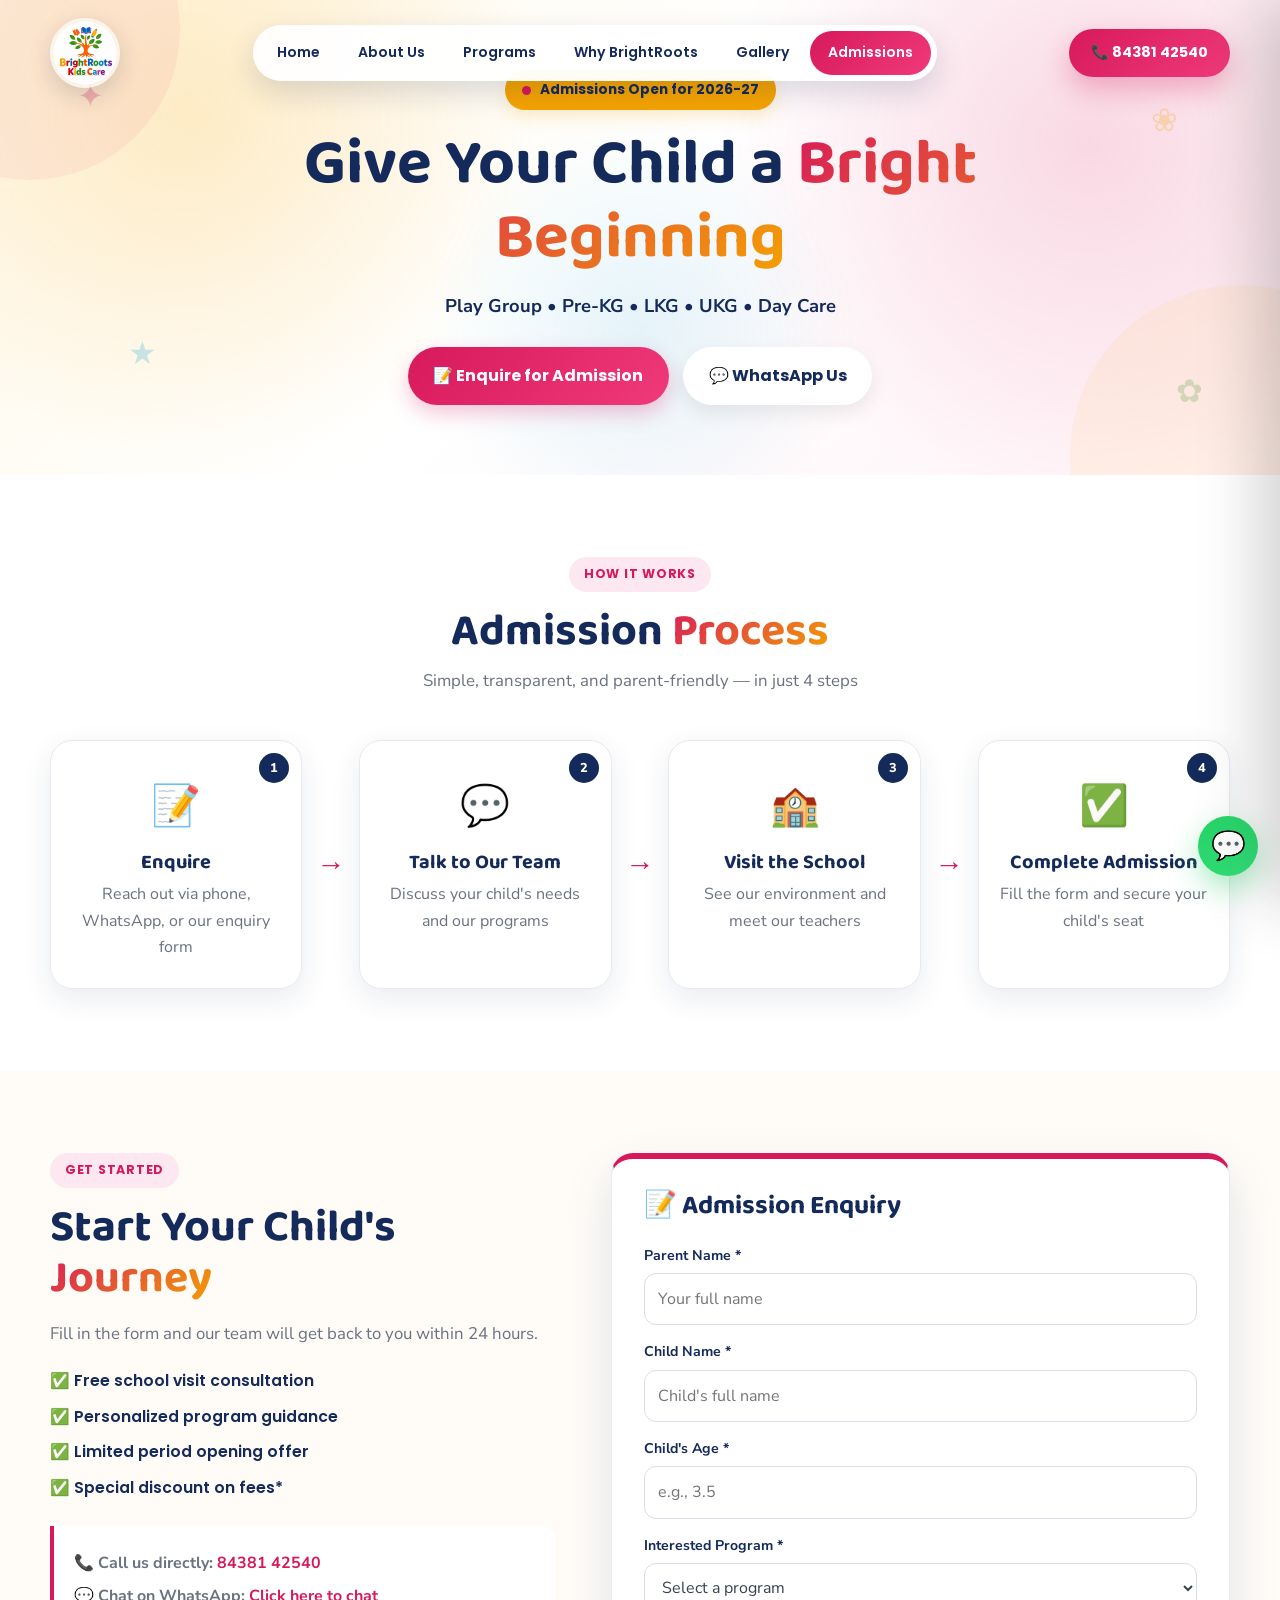
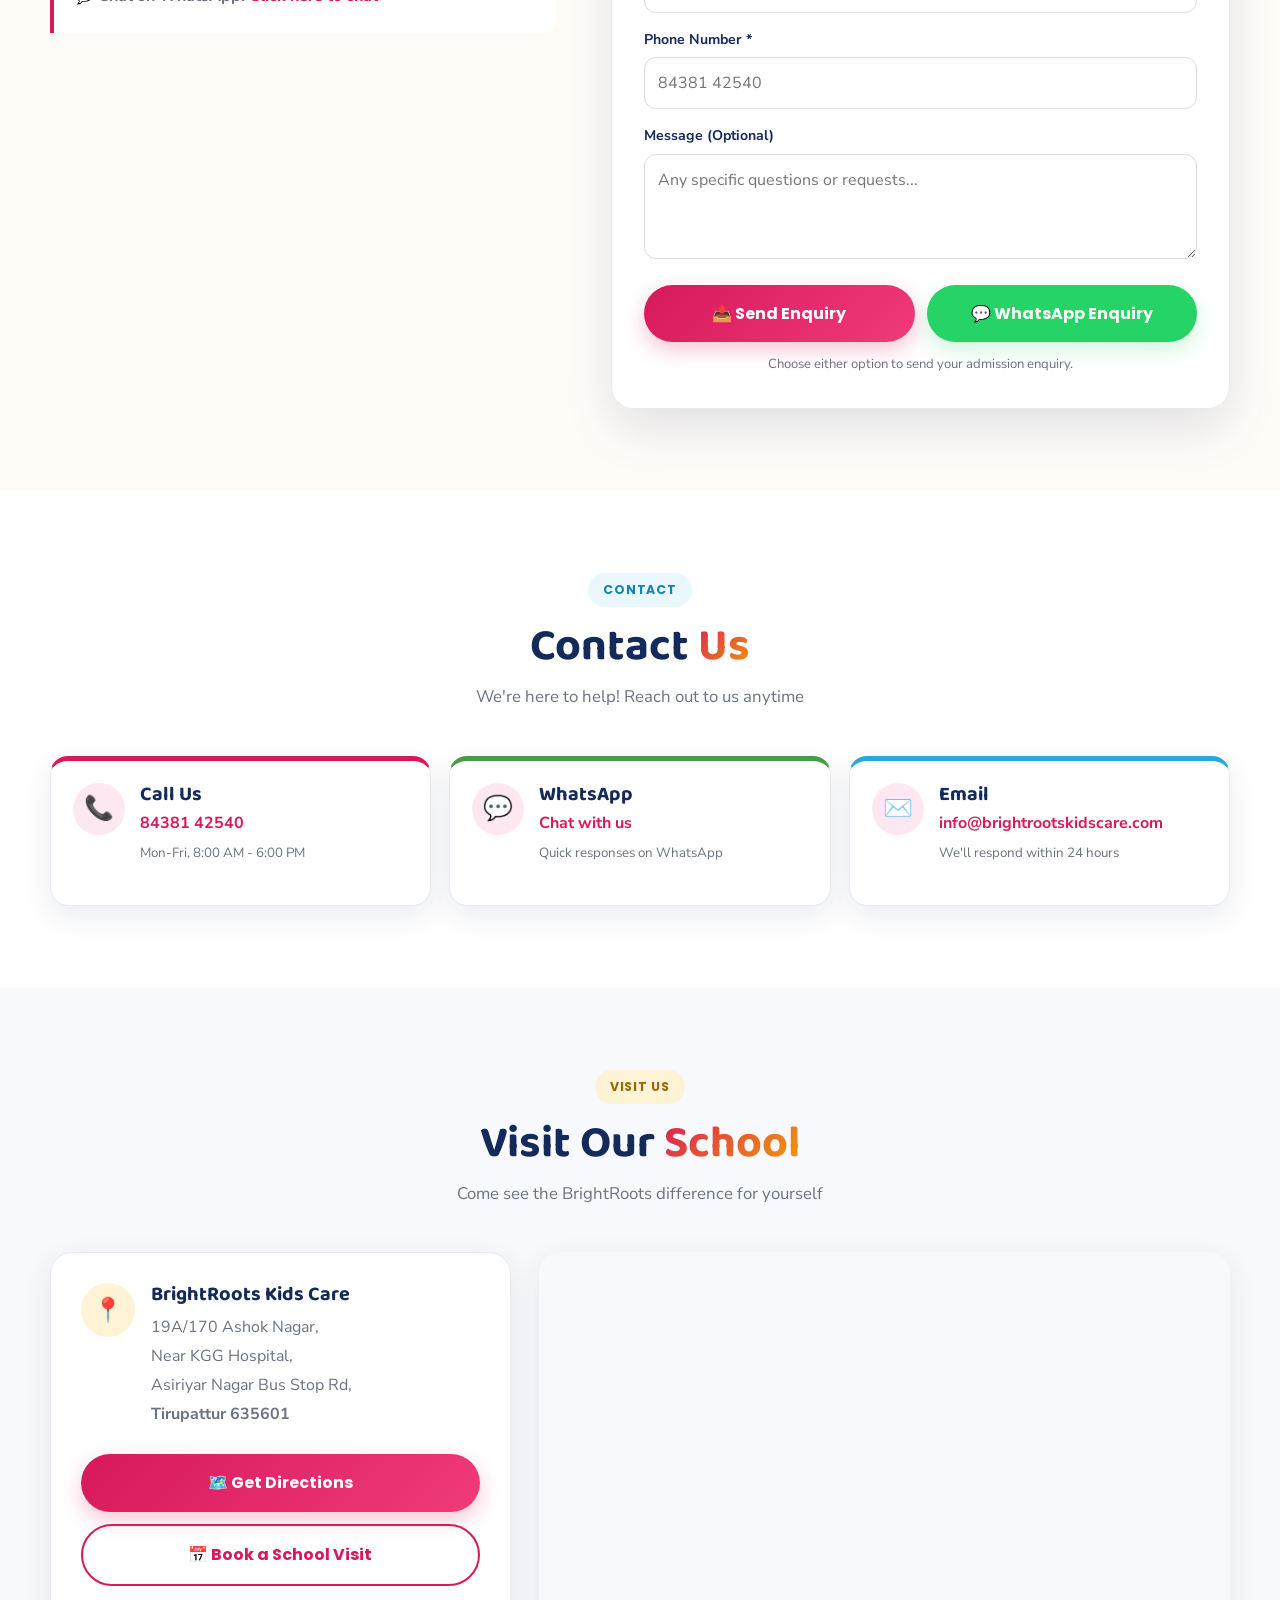
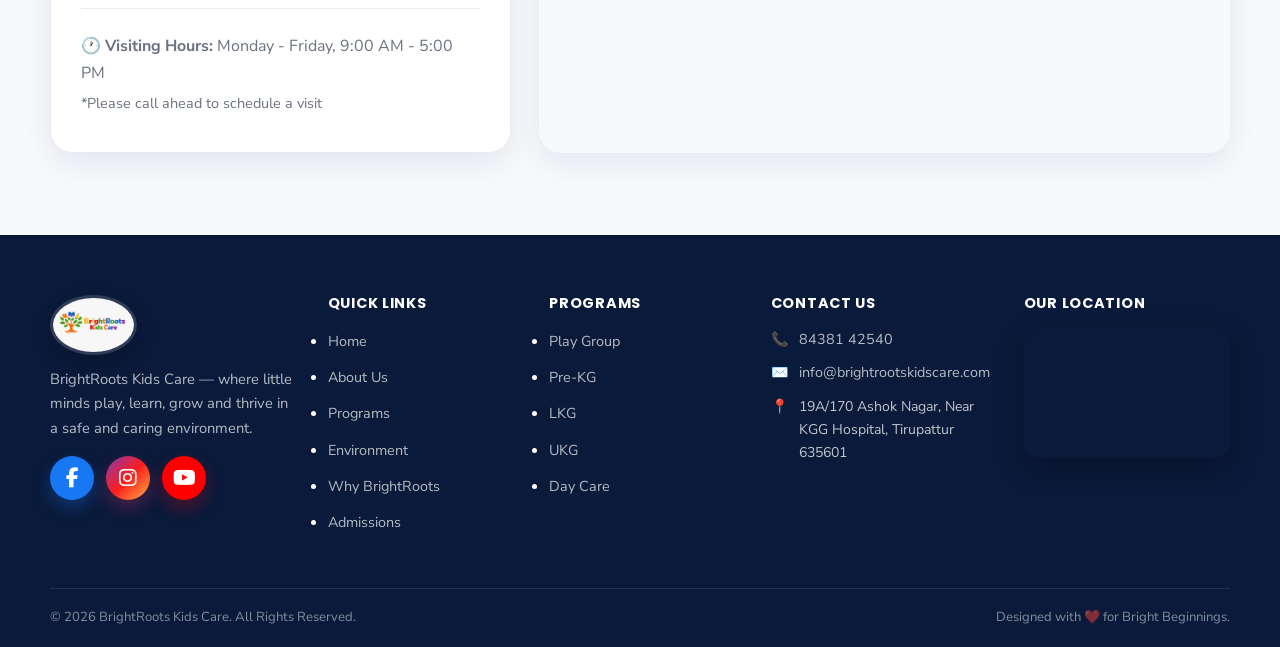
<file: admissions.html>
<!DOCTYPE html>
<html lang="en">
<head>
    <meta charset="UTF-8" />
    <meta name="viewport" content="width=device-width, initial-scale=1.0" />
    <title>Admissions | BrightRoots Kids Care</title>
    <meta name="description" content="Admissions at BrightRoots Kids Care in Tirupattur. Enquire, talk to our team, visit the school and learn about available programs." />

    <!-- Font Awesome for social icons -->
    <link rel="stylesheet" href="https://cdnjs.cloudflare.com/ajax/libs/font-awesome/6.5.0/css/all.min.css" />

    <style>
        /* ============================================================
           BRIGHTROOTS KIDS CARE — ADMISSIONS PAGE STYLES
           ============================================================ */

        @import url('https://fonts.googleapis.com/css2?family=Baloo+2:wght@500;600;700;800&family=Nunito+Sans:wght@400;600;700;800&family=Poppins:wght@500;600;700;800&display=swap');

        :root {
            --navy: #142A5A;
            --navy-dark: #0A1A3A;
            --pink: #D7195B;
            --pink-dark: #B01345;
            --pink-glow: #f03a7a;
            --pink-light: #fde8f1;
            --gold: #F5A400;
            --gold-glow: #ffd966;
            --gold-light: #fff3d6;
            --green: #4A9B45;
            --green-glow: #5fd07a;
            --green-light: #e3f7ec;
            --blue: #28A9D6;
            --blue-glow: #5ac8f0;
            --blue-light: #eaf8fd;
            --cream: #FFFCF8;
            --white: #fff;
            --text: #374151;
            --muted: #6B7280;
            --gray-500: #6B7280;
            --line: #E8EAF0;
            --shadow: 0 10px 30px rgba(20, 42, 90, .09);
            --shadow-lg: 0 18px 45px rgba(20, 42, 90, .14);
            --shadow-glow: 0 12px 28px rgba(215, 25, 91, .30);
            --radius: 22px;
        }

        * {
            box-sizing: border-box;
            margin: 0;
            padding: 0;
        }
        html {
            scroll-behavior: smooth;
        }
        body {
            font-family: 'Nunito Sans', sans-serif;
            color: var(--text);
            background: #fff;
            line-height: 1.65;
            overflow-x: hidden;
        }
        a {
            color: inherit;
            text-decoration: none;
        }
        img {
            display: block;
            max-width: 100%;
        }
        .container {
            width: min(1180px, calc(100% - 40px));
            margin: auto;
        }
        .text-center {
            text-align: center;
        }

        h1,
        h2,
        h3,
        h4 {
            font-family: 'Baloo 2', cursive;
            color: var(--navy);
            line-height: 1.15;
        }
        h1 {
            font-size: clamp(2.5rem, 5vw, 4.2rem);
        }
        h2 {
            font-size: clamp(2rem, 3.5vw, 3rem);
        }
        h3 {
            font-size: 1.65rem;
        }
        h4 {
            font-size: 1.25rem;
        }
        p {
            color: var(--muted);
        }

        .gradient-text {
            background: linear-gradient(135deg, var(--pink), var(--gold));
            -webkit-background-clip: text;
            background-clip: text;
            color: transparent;
        }

        /* ============================================================
                   HEADER (consistent with home page)
                   ============================================================ */
        .header {
            position: absolute;
            top: 0;
            left: 0;
            right: 0;
            z-index: 2000;
            padding: 18px 0 0;
        }
        .header-inner {
            display: flex;
            align-items: center;
            justify-content: space-between;
            gap: 16px;
        }

        .brand-logo {
            display: flex;
            align-items: center;
            flex-shrink: 0;
            transition: transform .2s ease;
        }
        .brand-logo:hover {
            transform: translateY(-2px);
        }
        .brand-logo img {
            width: 70px;
            height: 70px;
            border-radius: 50%;
            object-fit: cover;
            border: 3px solid rgba(255, 255, 255, 0.6);
            box-shadow: 0 8px 24px rgba(6, 24, 61, 0.16);
        }
        .brand-text {
            margin-left: 12px;
            line-height: 1.1;
        }
        .brand-text .main {
            font-family: 'Baloo 2', cursive;
            font-size: 1.4rem;
            font-weight: 700;
            color: #fff;
            display: block;
            text-shadow: 0 2px 12px rgba(0, 0, 0, 0.2);
        }
        .brand-text .sub {
            font-family: 'Poppins', sans-serif;
            font-size: .62rem;
            font-weight: 700;
            letter-spacing: .1em;
            text-transform: uppercase;
            color: var(--gold);
            display: block;
            text-shadow: 0 1px 8px rgba(0, 0, 0, 0.15);
        }

        .nav {
            display: flex;
            align-items: center;
            gap: 2px;
            background: rgba(255, 255, 255, .96);
            border-radius: 999px;
            padding: 6px;
            box-shadow: 0 12px 30px rgba(6, 24, 61, .14);
        }
        .nav a {
            padding: 10px 18px;
            border-radius: 999px;
            font-family: 'Poppins', sans-serif;
            font-size: .88rem;
            font-weight: 600;
            color: var(--navy);
            transition: .2s ease;
        }
        .nav a:hover {
            color: var(--pink);
        }
        .nav a.active {
            background: linear-gradient(135deg, var(--pink), var(--pink-glow));
            color: #fff;
        }

        .header-phone {
            display: inline-flex;
            align-items: center;
            gap: 8px;
            background: linear-gradient(135deg, var(--pink), var(--pink-glow));
            color: #fff;
            padding: 12px 22px;
            border-radius: 999px;
            font-family: 'Poppins', sans-serif;
            font-weight: 700;
            font-size: .9rem;
            box-shadow: var(--shadow-glow);
            flex-shrink: 0;
            transition: .2s ease;
        }
        .header-phone:hover {
            transform: translateY(-2px);
        }

        .menu-toggle {
            display: none;
            width: 52px;
            height: 52px;
            border: none;
            border-radius: 50%;
            background: linear-gradient(135deg, var(--pink), var(--pink-glow));
            color: #fff;
            cursor: pointer;
            font-size: 24px;
            line-height: 1;
            box-shadow: var(--shadow-glow);
            flex-shrink: 0;
        }

        .mobile-backdrop {
            position: fixed;
            inset: 0;
            background: rgba(6, 18, 45, .6);
            z-index: 2090;
            display: none;
        }
        .mobile-backdrop.open {
            display: block;
        }

        .mobile-menu {
            position: fixed;
            top: 0;
            right: 0;
            bottom: 0;
            width: min(330px, 88vw);
            background: #fff;
            z-index: 2100;
            padding: 32px 24px;
            transform: translateX(100%);
            transition: transform .35s cubic-bezier(.22, .68, 0, 1);
            box-shadow: -20px 0 60px rgba(0, 0, 0, .18);
            overflow-y: auto;
        }
        .mobile-menu.open {
            transform: translateX(0);
        }
        .mobile-close {
            position: absolute;
            top: 16px;
            right: 16px;
            width: 40px;
            height: 40px;
            border: none;
            border-radius: 50%;
            background: #f0f2f7;
            color: var(--navy);
            cursor: pointer;
            font-size: 18px;
        }
        .mobile-logo {
            text-align: center;
            padding: 6px 0 22px;
        }
        .mobile-logo img {
            width: 70px;
            height: 70px;
            border-radius: 50%;
            object-fit: cover;
            margin: 0 auto;
            border: 3px solid var(--pink-light);
            box-shadow: 0 8px 20px rgba(6, 24, 61, .12);
        }
        .mobile-menu>a {
            display: block;
            padding: 14px 4px;
            border-bottom: 1px solid #edf0f4;
            font-family: 'Poppins', sans-serif;
            font-weight: 600;
            color: var(--navy);
        }
        .mobile-menu>a:hover,
        .mobile-menu>a.active {
            color: var(--pink);
        }
        .mobile-actions {
            display: grid;
            gap: 12px;
            margin-top: 28px;
        }
        .mobile-actions a {
            display: block;
            text-align: center;
            border-radius: 999px;
            padding: 14px 15px;
            color: #fff !important;
            background: linear-gradient(135deg, var(--pink), var(--pink-glow));
            font-family: 'Poppins', sans-serif;
            font-weight: 700;
        }
        .mobile-actions a.whatsapp {
            background: linear-gradient(135deg, var(--green), var(--green-glow));
        }

        /* ============================================================
                   ADMISSIONS HERO — COLORFUL
                   ============================================================ */
        .admissions-hero {
            position: relative;
            overflow: hidden;
            min-height: 430px;
            display: flex;
            align-items: center;
            text-align: center;
            background:
                radial-gradient(circle at 15% 25%, rgba(245, 164, 0, .18), transparent 30%),
                radial-gradient(circle at 85% 30%, rgba(215, 25, 91, .15), transparent 32%),
                radial-gradient(circle at 50% 70%, rgba(40, 169, 214, .12), transparent 30%),
                linear-gradient(135deg, #fff8e7 0%, #fff 48%, #fff3f7 100%);
        }
        .admissions-hero:before,
        .admissions-hero:after {
            content: "";
            position: absolute;
            border-radius: 50%;
            pointer-events: none;
        }
        .admissions-hero:before {
            width: 300px;
            height: 300px;
            background: rgba(215, 25, 91, .06);
            left: -120px;
            top: -120px;
        }
        .admissions-hero:after {
            width: 340px;
            height: 340px;
            background: rgba(245, 164, 0, .07);
            right: -130px;
            bottom: -150px;
        }

        .admissions-hero .deco {
            position: absolute;
            font-size: 2rem;
            opacity: .25;
            z-index: 0;
            pointer-events: none;
            animation: float-deco 6s ease-in-out infinite;
        }
        .admissions-hero .deco.d1 {
            top: 15%;
            left: 6%;
            color: var(--pink);
            animation-delay: 0s;
        }
        .admissions-hero .deco.d2 {
            top: 20%;
            right: 8%;
            color: var(--gold);
            animation-delay: 1.2s;
        }
        .admissions-hero .deco.d3 {
            bottom: 20%;
            left: 10%;
            color: var(--blue);
            animation-delay: 2.4s;
        }
        .admissions-hero .deco.d4 {
            bottom: 12%;
            right: 6%;
            color: var(--green);
            animation-delay: 0.8s;
        }

        @keyframes float-deco {
            0%,
            100% {
                transform: translateY(0) rotate(0deg);
            }
            50% {
                transform: translateY(-16px) rotate(6deg);
            }
        }

        .admissions-hero-content {
            max-width: 850px;
            margin: auto;
            padding: 70px 0;
            position: relative;
            z-index: 1;
        }
        .hero-badge {
            display: inline-flex;
            align-items: center;
            gap: 9px;
            padding: 9px 17px;
            border-radius: 999px;
            font-family: 'Poppins', sans-serif;
            font-size: .85rem;
            font-weight: 700;
            margin-bottom: 18px;
            box-shadow: 0 8px 18px rgba(245, 164, 0, .18);
        }
        .hero-badge .dot {
            width: 9px;
            height: 9px;
            border-radius: 50%;
            background: var(--pink);
            animation: pulse-dot 1.5s ease-in-out infinite;
        }
        @keyframes pulse-dot {
            0%,
            100% {
                opacity: 1;
                transform: scale(1);
            }
            50% {
                opacity: 0.5;
                transform: scale(0.8);
            }
        }
        .admissions-hero h1 {
            margin-bottom: 15px;
        }
        .hero-subtitle {
            font-size: 1.15rem;
            font-weight: 700;
            color: var(--navy);
        }
        .hero-actions {
            display: flex;
            justify-content: center;
            gap: 14px;
            margin-top: 26px;
            flex-wrap: wrap;
        }

        /* ============================================================
                   SECTION UTILITIES
                   ============================================================ */
        .section-padding {
            padding: 82px 0;
        }
        .process-section {
            background: #fff;
        }
        .enquiry-section {
            background: var(--cream);
        }
        .contact-section {
            background: #fff;
        }
        .visit-section {
            background: #f8f9fc;
        }

        .section-title {
            text-align: center;
            max-width: 760px;
            margin: 0 auto 45px;
        }
        .section-title p {
            margin-top: 10px;
            font-size: 1.05rem;
        }

        .eyebrow {
            display: inline-block;
            padding: 7px 15px;
            border-radius: 999px;
            background: var(--pink-light);
            color: var(--pink);
            font-family: 'Poppins', sans-serif;
            font-size: .78rem;
            font-weight: 700;
            letter-spacing: .06em;
            text-transform: uppercase;
            margin-bottom: 14px;
        }
        .eyebrow.gold {
            background: var(--gold-light);
            color: #9a6800;
        }
        .eyebrow.blue {
            background: var(--blue-light);
            color: #1782aa;
        }

        /* ============================================================
                   BUTTONS
                   ============================================================ */
        .btn {
            display: inline-flex;
            align-items: center;
            justify-content: center;
            gap: .45rem;
            border: 0;
            border-radius: 999px;
            padding: .85rem 1.4rem;
            font-family: 'Poppins', sans-serif;
            font-weight: 700;
            cursor: pointer;
            transition: .2s ease;
        }
        .btn:hover {
            transform: translateY(-2px);
        }
        .btn-primary {
            background: linear-gradient(135deg, var(--pink), var(--pink-glow));
            color: #fff;
            box-shadow: 0 8px 20px rgba(215, 25, 91, .25);
        }
        .btn-primary:hover {
            box-shadow: 0 14px 30px rgba(215, 25, 91, .35);
        }
        .btn-white {
            background: #fff;
            color: var(--navy);
            box-shadow: 0 8px 20px rgba(0, 0, 0, .08);
        }
        .btn-white:hover {
            box-shadow: 0 14px 30px rgba(0, 0, 0, .14);
        }
        .btn-outline {
            background: transparent;
            color: var(--pink);
            border: 2px solid var(--pink);
        }
        .btn-outline:hover {
            background: var(--pink);
            color: #fff;
        }
        .btn-whatsapp {
            background: #25D366;
            color: #fff;
            box-shadow: 0 8px 20px rgba(37, 211, 102, .22);
        }
        .btn-whatsapp:hover {
            background: #159447;
        }
        .btn-lg {
            padding: 1rem 1.6rem;
            font-size: 1rem;
        }
        .btn-block {
            width: 100%;
        }

        /* ============================================================
                   PROCESS FLOW
                   ============================================================ */
        .process-flow {
            display: grid;
            grid-template-columns: 1fr auto 1fr auto 1fr auto 1fr;
            gap: 14px;
            align-items: stretch;
        }
        .process-step {
            position: relative;
            background: #fff;
            border: 1px solid var(--line);
            border-radius: var(--radius);
            padding: 28px 20px;
            text-align: center;
            box-shadow: var(--shadow);
        }
        .process-step:hover {
            transform: translateY(-4px);
            box-shadow: var(--shadow-lg);
        }
        .step-number {
            position: absolute;
            top: 12px;
            right: 12px;
            width: 30px;
            height: 30px;
            border-radius: 50%;
            display: grid;
            place-items: center;
            background: var(--navy);
            color: #fff;
            font-size: .8rem;
            font-weight: 800;
        }
        .step-icon {
            font-size: 2.5rem;
            margin: 4px 0 12px;
        }
        .process-step h4 {
            margin-bottom: 7px;
        }
        .process-arrow {
            display: grid;
            place-items: center;
            color: var(--pink);
            font-size: 1.8rem;
            font-weight: 800;
        }

        /* ============================================================
                   ENQUIRY SECTION
                   ============================================================ */
        .enquiry-wrapper {
            display: grid;
            grid-template-columns: .9fr 1.1fr;
            gap: 55px;
            align-items: start;
        }
        .enquiry-info h2 {
            margin-bottom: 15px;
        }
        .enquiry-info>p {
            font-size: 1.05rem;
            margin-bottom: 20px;
        }
        .enquiry-benefits {
            list-style: none;
            display: grid;
            gap: 10px;
            margin: 20px 0 25px;
        }
        .enquiry-benefits li {
            font-family: 'Poppins', sans-serif;
            font-weight: 600;
            color: var(--navy);
            font-size: .98rem;
        }
        .enquiry-quick-contact {
            padding: 18px 20px;
            border-left: 4px solid var(--pink);
            background: #fff;
            border-radius: 0 15px 15px 0;
            box-shadow: var(--shadow-sm);
        }
        .enquiry-quick-contact p {
            margin: 6px 0;
        }
        .enquiry-quick-contact a {
            color: var(--pink);
            font-weight: 700;
        }

        .card {
            background: #fff;
            border: 1px solid var(--line);
            border-radius: var(--radius);
            box-shadow: var(--shadow);
        }
        .enquiry-form-wrapper .card {
            padding: 32px;
            border-top: 6px solid var(--pink);
            background: rgba(255, 255, 255, .97);
            box-shadow: 0 20px 50px rgba(20, 42, 90, .12);
        }
        .enquiry-form-wrapper h3 {
            margin-bottom: 22px;
        }
        .form-group {
            margin-bottom: 15px;
        }
        .form-group label {
            display: block;
            margin-bottom: 6px;
            font-size: .88rem;
            font-weight: 700;
            color: var(--navy);
        }
        .form-group input,
        .form-group select,
        .form-group textarea {
            width: 100%;
            border: 1px solid #d9dde7;
            border-radius: 12px;
            padding: 12px 13px;
            font: inherit;
            color: var(--text);
            background: #fff;
            outline: none;
            transition: .2s ease;
        }
        .form-group textarea {
            resize: vertical;
            min-height: 95px;
        }
        .form-group input:focus,
        .form-group select:focus,
        .form-group textarea:focus {
            border-color: var(--pink);
            box-shadow: 0 0 0 3px rgba(215, 25, 91, .1);
        }

        .form-actions {
            display: grid;
            grid-template-columns: 1fr 1fr;
            gap: 12px;
            margin-top: 18px;
        }
        .form-note {
            margin-top: 12px;
            text-align: center;
            font-size: .82rem;
            color: var(--muted);
        }

        /* ============================================================
                   CONTACT CARDS
                   ============================================================ */
        .contact-cards {
            display: grid;
            grid-template-columns: repeat(3, 1fr);
            gap: 18px;
        }
        .contact-card {
            display: flex;
            align-items: flex-start;
            gap: 15px;
            background: #fff;
            border: 1px solid var(--line);
            border-radius: 18px;
            padding: 22px;
            box-shadow: var(--shadow);
            min-height: 150px;
            transition: transform .25s ease, box-shadow .25s ease;
        }
        .contact-card:hover {
            transform: translateY(-3px);
            box-shadow: var(--shadow-lg);
        }
        .contact-card:nth-child(1) {
            border-top: 5px solid var(--pink);
        }
        .contact-card:nth-child(2) {
            border-top: 5px solid var(--green);
        }
        .contact-card:nth-child(3) {
            border-top: 5px solid var(--blue);
        }
        .contact-card-icon {
            width: 52px;
            height: 52px;
            flex: 0 0 52px;
            border-radius: 50%;
            display: grid;
            place-items: center;
            background: var(--pink-light);
            font-size: 1.5rem;
        }
        .contact-card h4 {
            margin-bottom: 4px;
        }
        .contact-card p {
            margin-bottom: 3px;
        }
        .contact-card p a {
            color: var(--pink);
            font-weight: 700;
        }
        .contact-card small {
            color: var(--muted);
        }

        /* ============================================================
                   VISIT SECTION
                   ============================================================ */
        .visit-grid {
            display: grid;
            grid-template-columns: .8fr 1.2fr;
            gap: 28px;
            align-items: stretch;
        }
        .visit-info {
            background: #fff;
            border: 1px solid var(--line);
            border-radius: var(--radius);
            padding: 30px;
            box-shadow: var(--shadow);
        }
        .visit-address {
            display: flex;
            gap: 16px;
            align-items: flex-start;
        }
        .address-icon {
            width: 54px;
            height: 54px;
            border-radius: 50%;
            display: grid;
            place-items: center;
            background: var(--gold-light);
            font-size: 1.5rem;
            flex: 0 0 54px;
        }
        .address-details h4 {
            margin-bottom: 7px;
        }
        .address-details p {
            line-height: 1.8;
        }
        .visit-actions {
            display: grid;
            gap: 12px;
            margin-top: 25px;
        }
        .visit-hours {
            margin-top: 22px;
            padding-top: 18px;
            border-top: 1px solid var(--line);
        }
        .visit-hours p {
            margin: 6px 0;
        }
        .visit-map {
            overflow: hidden;
            min-height: 400px;
            border-radius: var(--radius);
            box-shadow: var(--shadow);
        }
        .visit-map iframe {
            width: 100%;
            height: 100%;
            min-height: 400px;
            border: 0;
            display: block;
        }

        /* ============================================================
                   FOOTER
                   ============================================================ */
           .footer {
            background: var(--navy-dark);
            color: #fff;
            padding: 60px 0 0;
        }
        .footer-grid {
            display: grid;
            grid-template-columns: 1.3fr 1fr 1fr 1.1fr 1.1fr;
            gap: 34px;
        }
        .footer-logo-wrap {
            display: flex;
            align-items: center;
            gap: 12px;
            margin-bottom: 12px;
        }
        .footer-logo-wrap img {
            height: 60px;
            width: auto;
            object-fit: contain;
            border-radius: 50%;
            border: 3px solid rgba(255, 255, 255, 0.15);
            box-shadow: 0 8px 20px rgba(0, 0, 0, 0.2);
        }
        .footer-logo-wrap .footer-brand-text {
            line-height: 1.1;
        }
        .footer-logo-wrap .footer-brand-text .main {
            font-family: 'Baloo 2', cursive;
            font-size: 1.3rem;
            font-weight: 700;
            color: #fff;
            display: block;
        }
        .footer-logo-wrap .footer-brand-text .sub {
            font-family: 'Poppins', sans-serif;
            font-size: .6rem;
            font-weight: 700;
            letter-spacing: .08em;
            text-transform: uppercase;
            color: var(--gold);
            display: block;
        }
        .footer-brand p {
            color: rgba(255, 255, 255, .7);
            font-size: .92rem;
            margin-bottom: 16px;
        }
        .footer-social {
            display: flex;
            gap: 12px;
            margin-top: 12px;
        }
        .footer-social a {
            width: 44px;
            height: 44px;
            display: flex;
            align-items: center;
            justify-content: center;
            border-radius: 50%;
            color: #fff;
            font-size: 20px;
            transition: transform .25s ease, box-shadow .25s ease;
        }
        .footer-social .facebook {
            background: #1877f2;
            box-shadow: 0 8px 18px rgba(24, 119, 242, .30);
        }
        .footer-social .instagram {
            background: linear-gradient(135deg, #833ab4, #fd1d1d, #fcb045);
            box-shadow: 0 8px 18px rgba(225, 48, 108, .30);
        }
        .footer-social .youtube {
            background: #ff0000;
            box-shadow: 0 8px 18px rgba(255, 0, 0, .28);
        }
        .footer-social a:hover {
            transform: translateY(-4px) scale(1.05);
        }
        .footer-social .facebook:hover {
            box-shadow: 0 12px 25px rgba(24, 119, 242, .45);
        }
        .footer-social .instagram:hover {
            box-shadow: 0 12px 25px rgba(225, 48, 108, .45);
        }
        .footer-social .youtube:hover {
            box-shadow: 0 12px 25px rgba(255, 0, 0, .40);
        }
        .footer h4 {
            color: #fff;
            font-family: 'Poppins', sans-serif;
            font-size: .9rem;
            text-transform: uppercase;
            letter-spacing: .05em;
            margin-bottom: 16px;
        }
        .footer ul li {
            margin-bottom: 10px;
        }
        .footer ul li a {
            color: rgba(255, 255, 255, .7);
            font-size: .9rem;
            transition: .2s ease;
        }
        .footer ul li a:hover {
            color: var(--gold);
        }
        .footer-contact li {
            display: flex;
            gap: 10px;
            align-items: flex-start;
            color: rgba(255, 255, 255, .75);
            font-size: .88rem;
            margin-bottom: 12px;
        }
        .footer-contact li a {
            color: rgba(255, 255, 255, .85);
        }
        .footer-contact .ic {
            color: var(--gold);
            flex-shrink: 0;
        }
        .footer-map {
            border-radius: 16px;
            overflow: hidden;
            box-shadow: 0 10px 28px rgba(0, 0, 0, .25);
        }
        .footer-map iframe {
            width: 100%;
            height: 130px;
            border: 0;
            display: block;
            filter: grayscale(.12);
        }
        .footer-bottom {
            margin-top: 42px;
            padding: 18px 0;
            border-top: 1px solid rgba(255, 255, 255, .10);
            display: flex;
            justify-content: space-between;
            flex-wrap: wrap;
            gap: 8px;
        }
        .footer-bottom p {
            color: rgba(255, 255, 255, .5);
            font-size: .82rem;
        }
        @media (max-width: 1100px) {
            .footer-grid {
                grid-template-columns: 1fr 1fr 1fr;
            }
        }
        @media (max-width: 760px) {
            .footer-grid {
                grid-template-columns: 1fr;
                gap: 28px;
            }
            .footer {
                padding-bottom: 90px;
            }
            .footer-logo-wrap img {
                height: 50px;
            }
        }

        /* ============================================================
                   STICKY BAR & WHATSAPP FLOAT
                   ============================================================ */
        .sticky-bar {
            display: none;
            position: fixed;
            left: 0;
            right: 0;
            bottom: 0;
            z-index: 1900;
            background: rgba(255, 255, 255, .98);
            border-top: 1px solid #e5e8ee;
            box-shadow: 0 -8px 28px rgba(6, 24, 61, .10);
        }
        .sticky-grid {
            display: grid;
            grid-template-columns: repeat(3, 1fr);
        }
        .sticky-grid a {
            display: flex;
            flex-direction: column;
            align-items: center;
            justify-content: center;
            min-height: 66px;
            font-size: .7rem;
            font-family: 'Poppins', sans-serif;
            font-weight: 700;
            color: var(--navy);
        }
        .sticky-grid a span {
            font-size: 22px;
            line-height: 1.2;
        }
        .sticky-grid a.whatsapp {
            color: #16a34a;
        }

        .whatsapp-float {
            position: fixed;
            right: 22px;
            bottom: 24px;
            width: 60px;
            height: 60px;
            border-radius: 50%;
            display: flex;
            align-items: center;
            justify-content: center;
            background: linear-gradient(135deg, #25d366, #34e07a);
            color: #fff;
            font-size: 28px;
            z-index: 1950;
            box-shadow: 0 12px 30px rgba(37, 211, 102, .38);
            transition: .25s ease;
        }
        .whatsapp-float:hover {
            transform: scale(1.08);
        }
        @media (max-width: 760px) {
            .sticky-bar {
                display: block;
            }
            .whatsapp-float {
                bottom: 80px;
                width: 52px;
                height: 52px;
                font-size: 22px;
                right: 16px;
            }
        }


        /* ============================================================
                   SCROLL ANIMATIONS
                   ============================================================ */
        .scroll-animate {
            opacity: 0;
            transform: translateY(30px);
            transition: opacity .7s ease, transform .7s ease;
        }
        .scroll-animate.visible {
            opacity: 1;
            transform: translateY(0);
        }

        /* ============================================================
                   RESPONSIVE
                   ============================================================ */
        @media (max-width: 1000px) {
            .process-flow {
                grid-template-columns: repeat(2, 1fr);
            }
            .process-arrow {
                display: none;
            }
            .enquiry-wrapper {
                grid-template-columns: 1fr;
                gap: 35px;
            }
            .visit-grid {
                grid-template-columns: 1fr;
            }
        }

        @media (max-width: 900px) {
            .nav {
                display: none;
            }
            .menu-toggle {
                display: flex;
                align-items: center;
                justify-content: center;
            }
            .header .container {
                justify-content: space-between;
            }
            .header-phone {
                display: none;
            }
            .contact-cards {
                grid-template-columns: 1fr;
            }
            .footer-grid {
                grid-template-columns: 1fr 1fr;
            }
            .admissions-hero .deco {
                display: none;
            }
        }

        @media (max-width: 600px) {
            .container {
                width: min(100% - 28px, 1180px);
            }
            .admissions-hero {
                min-height: 420px;
            }
            .admissions-hero-content {
                padding: 60px 0;
            }
            .hero-actions {
                flex-direction: column;
                align-items: stretch;
            }
            .hero-actions .btn {
                width: 100%;
            }
            .process-flow {
                grid-template-columns: 1fr;
            }
            .process-step {
                padding: 24px 18px;
            }
            .enquiry-form-wrapper .card {
                padding: 22px;
            }
            .visit-info {
                padding: 22px;
            }
            .footer-grid {
                grid-template-columns: 1fr;
                gap: 28px;
            }
            .whatsapp-float {
                right: 15px;
                bottom: 78px;
                width: 52px;
                height: 52px;
                font-size: 22px;
            }
            .sticky-bar {
                display: block;
            }
            .form-actions {
                grid-template-columns: 1fr;
            }
            .footer {
                padding-bottom: 90px;
            }
            .admissions-hero h1 {
                font-size: 2.2rem;
            }
            .hero-subtitle {
                font-size: 1rem;
            }
        }

        @media (prefers-reduced-motion: reduce) {
            html {
                scroll-behavior: auto;
            }
            *,
            *::before,
            *::after {
                transition: none !important;
                animation: none !important;
            }
        }
    </style>
</head>
<body>

    <!-- ============================================================
    HEADER
    ============================================================ -->
    <header class="header" id="header">
        <div class="container header-inner">
            <a href="index.html" class="brand-logo" aria-label="BrightRoots Kids Care Home">
                <img src="images/logo.jpg" alt="BrightRoots Kids Care" />
            </a>

            <nav class="nav" aria-label="Main navigation">
                <a href="index.html">Home</a>
                <a href="about.html">About Us</a>
                <a href="programs.html">Programs</a>
                <a href="whybrightroots.html">Why BrightRoots</a>
                <a href="gallery.html">Gallery</a>
                <a href="admissions.html" class="active">Admissions</a>
            </nav>

            <a class="header-phone" href="tel:918438142540">📞 84381 42540</a>

            <button class="menu-toggle" id="menuToggle" type="button" aria-label="Open menu" aria-expanded="false">☰</button>
        </div>
    </header>

    <!-- ============================================================
    MOBILE MENU
    ============================================================ -->
    <div class="mobile-backdrop" id="mobileBackdrop"></div>
    <aside class="mobile-menu" id="mobileMenu" aria-hidden="true">
        <button class="mobile-close" id="closeMenu" type="button" aria-label="Close menu">✕</button>
        <div class="mobile-logo">
            <img src="images/logo.jpg" alt="BrightRoots Kids Care" />
        </div>
        <a href="index.html">Home</a>
        <a href="about.html">About Us</a>
        <a href="programs.html">Programs</a>
        <a href="whybrightroots.html">Why BrightRoots</a>
        <a href="gallery.html">Gallery</a>
        <a href="admissions.html" class="active">Admissions</a>
        <div class="mobile-actions">
            <a href="#enquire">📅 Enquire Now</a>
            <a class="whatsapp" href="https://wa.me/918438142540?text=Hello%20BrightRoots%20Kids%20Care%2C%20I%20would%20like%20to%20know%20more%20about%20admission%20for%20my%20child." target="_blank" rel="noopener">💬 WhatsApp Us</a>
        </div>
    </aside>

    <!-- ============================================================
    ADMISSIONS HERO — COLORFUL
    ============================================================ -->
    <section class="admissions-hero">
        <span class="deco d1">✦</span>
        <span class="deco d2">❀</span>
        <span class="deco d3">★</span>
        <span class="deco d4">✿</span>

        <div class="container">
            <div class="admissions-hero-content scroll-animate">
                <div class="hero-badge" style="background: var(--gold); color: var(--navy);">
                    <span class="dot"></span>
                    Admissions Open for 2026-27
                </div>
                <h1>Give Your Child a <span class="gradient-text">Bright Beginning</span></h1>
                <p class="hero-subtitle">Play Group • Pre-KG • LKG • UKG • Day Care</p>
                <div class="hero-actions">
                    <a href="#enquire" class="btn btn-primary btn-lg">📝 Enquire for Admission</a>
                    <a href="https://wa.me/918438142540?text=Hello%20BrightRoots%20Kids%20Care%2C%20I%20would%20like%20to%20know%20more%20about%20admission%20for%20my%20child." target="_blank" class="btn btn-white btn-lg">💬 WhatsApp Us</a>
                </div>
            </div>
        </div>
    </section>

    <!-- ============================================================
    ADMISSION PROCESS
    ============================================================ -->
    <section class="section-padding process-section">
        <div class="container">
            <div class="section-title scroll-animate">
                <span class="eyebrow">How It Works</span>
                <h2>Admission <span class="gradient-text">Process</span></h2>
                <p>Simple, transparent, and parent-friendly — in just 4 steps</p>
            </div>
            <div class="process-flow">
                <div class="card process-step scroll-animate" data-delay="100">
                    <div class="step-number">1</div>
                    <div class="step-icon">📝</div>
                    <h4>Enquire</h4>
                    <p>Reach out via phone, WhatsApp, or our enquiry form</p>
                </div>
                <div class="process-arrow">→</div>
                <div class="card process-step scroll-animate" data-delay="150">
                    <div class="step-number">2</div>
                    <div class="step-icon">💬</div>
                    <h4>Talk to Our Team</h4>
                    <p>Discuss your child's needs and our programs</p>
                </div>
                <div class="process-arrow">→</div>
                <div class="card process-step scroll-animate" data-delay="200">
                    <div class="step-number">3</div>
                    <div class="step-icon">🏫</div>
                    <h4>Visit the School</h4>
                    <p>See our environment and meet our teachers</p>
                </div>
                <div class="process-arrow">→</div>
                <div class="card process-step scroll-animate" data-delay="250">
                    <div class="step-number">4</div>
                    <div class="step-icon">✅</div>
                    <h4>Complete Admission</h4>
                    <p>Fill the form and secure your child's seat</p>
                </div>
            </div>
        </div>
    </section>

    <!-- ============================================================
    ADMISSION ENQUIRY
    ============================================================ -->
    <section class="section-padding enquiry-section" id="enquire">
        <div class="container">
            <div class="enquiry-wrapper">
                <div class="enquiry-info scroll-animate">
                    <span class="eyebrow">Get Started</span>
                    <h2>Start Your Child's <span class="gradient-text">Journey</span></h2>
                    <p>Fill in the form and our team will get back to you within 24 hours.</p>
                    <ul class="enquiry-benefits">
                        <li>✅ Free school visit consultation</li>
                        <li>✅ Personalized program guidance</li>
                        <li>✅ Limited period opening offer</li>
                        <li>✅ Special discount on fees*</li>
                    </ul>
                    <div class="enquiry-quick-contact">
                        <p><strong>📞 Call us directly:</strong> <a href="tel:918438142540">84381 42540</a></p>
                        <p><strong>💬 Chat on WhatsApp:</strong> <a href="https://wa.me/918438142540?text=Hello%20BrightRoots%20Kids%20Care%2C%20I%20would%20like%20to%20know%20more%20about%20admission%20for%20my%20child." target="_blank">Click here to chat</a></p>
                    </div>
                </div>
                <div class="enquiry-form-wrapper scroll-animate" data-delay="200">
                    <div class="card">
                        <h3>📝 Admission Enquiry</h3>
                        <form id="enquiryForm">
                            <div class="form-group">
                                <label for="parentName">Parent Name *</label>
                                <input type="text" id="parentName" required placeholder="Your full name" />
                            </div>
                            <div class="form-group">
                                <label for="childName">Child Name *</label>
                                <input type="text" id="childName" required placeholder="Child's full name" />
                            </div>
                            <div class="form-group">
                                <label for="childAge">Child's Age *</label>
                                <input type="number" id="childAge" required placeholder="e.g., 3.5" step="0.5" min="1" max="6" />
                            </div>
                            <div class="form-group">
                                <label for="program">Interested Program *</label>
                                <select id="program" required>
                                    <option value="">Select a program</option>
                                    <option value="play-group">Play Group (1.5-2.5 yrs)</option>
                                    <option value="pre-kg">Pre-KG (2.5-3.5 yrs)</option>
                                    <option value="lkg">LKG (3.5-4.5 yrs)</option>
                                    <option value="ukg">UKG (4.5-5.5 yrs)</option>
                                    <option value="daycare">Day Care</option>
                                </select>
                            </div>
                            <div class="form-group">
                                <label for="phone">Phone Number *</label>
                                <input type="tel" id="phone" required placeholder="84381 42540" />
                            </div>
                            <div class="form-group">
                                <label for="message">Message (Optional)</label>
                                <textarea id="message" rows="3" placeholder="Any specific questions or requests..."></textarea>
                            </div>
                            <div class="form-actions">
                                <button type="submit" class="btn btn-primary btn-lg">📤 Send Enquiry</button>
                                <button type="button" id="whatsappEnquiry" class="btn btn-whatsapp btn-lg">💬 WhatsApp Enquiry</button>
                            </div>
                            <p class="form-note">Choose either option to send your admission enquiry.</p>
                        </form>
                    </div>
                </div>
            </div>
        </div>
    </section>

    <!-- ============================================================
    CONTACT US
    ============================================================ -->
    <section class="section-padding contact-section">
        <div class="container">
            <div class="section-title scroll-animate">
                <span class="eyebrow blue">Contact</span>
                <h2>Contact <span class="gradient-text">Us</span></h2>
                <p>We're here to help! Reach out to us anytime</p>
            </div>
            <div class="contact-cards">
                <div class="contact-card scroll-animate" data-delay="100">
                    <div class="contact-card-icon">📞</div>
                    <div class="contact-card-content">
                        <h4>Call Us</h4>
                        <p><a href="tel:918438142540">84381 42540</a></p>
                        <small>Mon-Fri, 8:00 AM - 6:00 PM</small>
                    </div>
                </div>
                <div class="contact-card scroll-animate" data-delay="150">
                    <div class="contact-card-icon">💬</div>
                    <div class="contact-card-content">
                        <h4>WhatsApp</h4>
                        <p><a href="https://wa.me/918438142540?text=Hello%20BrightRoots%20Kids%20Care%2C%20I%20would%20like%20to%20know%20more%20about%20admission%20for%20my%20child." target="_blank">Chat with us</a></p>
                        <small>Quick responses on WhatsApp</small>
                    </div>
                </div>
                <div class="contact-card scroll-animate" data-delay="200">
                    <div class="contact-card-icon">✉️</div>
                    <div class="contact-card-content">
                        <h4>Email</h4>
                        <p><a href="mailto:info@brightrootskidscare.com">info@brightrootskidscare.com</a></p>
                        <small>We'll respond within 24 hours</small>
                    </div>
                </div>
            </div>
        </div>
    </section>

    <!-- ============================================================
    VISIT OUR SCHOOL
    ============================================================ -->
    <section class="section-padding visit-section">
        <div class="container">
            <div class="section-title scroll-animate">
                <span class="eyebrow gold">Visit Us</span>
                <h2>Visit Our <span class="gradient-text">School</span></h2>
                <p>Come see the BrightRoots difference for yourself</p>
            </div>
            <div class="visit-grid">
                <div class="visit-info scroll-animate" data-delay="100">
                    <div class="visit-address">
                        <div class="address-icon">📍</div>
                        <div class="address-details">
                            <h4>BrightRoots Kids Care</h4>
                            <p>
                                19A/170 Ashok Nagar,<br />
                                Near KGG Hospital,<br />
                                Asiriyar Nagar Bus Stop Rd,<br />
                                <strong>Tirupattur 635601</strong>
                            </p>
                        </div>
                    </div>
                    <div class="visit-actions">
                        <a href="https://maps.google.com/maps?q=19A/170+Ashok+Nagar,+Tirupattur" target="_blank" class="btn btn-primary btn-lg" style="width:100%;justify-content:center;">🗺️ Get Directions</a>
                        <a href="#enquire" class="btn btn-outline btn-lg" style="width:100%;justify-content:center;">📅 Book a School Visit</a>
                    </div>
                    <div class="visit-hours">
                        <p>🕐 <strong>Visiting Hours:</strong> Monday - Friday, 9:00 AM - 5:00 PM</p>
                        <p style="font-size:0.9rem;color:var(--muted);">*Please call ahead to schedule a visit</p>
                    </div>
                </div>
                <div class="visit-map scroll-animate" data-delay="200">
                    <iframe
                        src="https://www.google.com/maps/embed?pb=!1m18!1m12!1m3!1d4807.960808907397!2d78.56455477591646!3d12.5123903877623!2m3!1f0!2f0!3f0!3m2!1i1024!2i768!4f13.1!3m3!1m2!1s0x3bac552135dbe67d%3A0x9c362f811794a828!2sBRIGHTROOTS%20KIDS%20CARE%20-%20PRESCHOOL%20%26%20DAY%20CARE%20CENTER%20IN%20TIRUPATTUR!5e1!3m2!1sen!2sin!4v1787749579902!5m2!1sen!2sin"
                        width="100%"
                        height="400"
                        style="border:0;border-radius:1rem;"
                        allowfullscreen=""
                        loading="lazy"
                        referrerpolicy="strict-origin-when-cross-origin">
                    </iframe>
                </div>
            </div>
        </div>
    </section>

    <!-- ============================================================
    FOOTER
    ============================================================ -->
     <footer class="footer" id="contact">
        <div class="container">
            <div class="footer-grid">
                <div class="footer-brand">
                    <div class="footer-logo-wrap">
                        <img src="images/logo1.jpg" alt="BrightRoots Kids Care" />
                    </div>
                    <p>BrightRoots Kids Care — where little minds play, learn, grow and thrive in a safe and caring environment.</p>
                    <div class="footer-social">
                        <a href="https://www.facebook.com/people/BrightRoots-Kids-Care-PreSchool-Day-Care/61591009919658/" target="_blank" rel="noopener noreferrer" aria-label="Facebook" class="facebook">
                            <i class="fa-brands fa-facebook-f"></i>
                        </a>
                        <a href="https://www.instagram.com/brightrootskidscare_tirupattur/" target="_blank" rel="noopener noreferrer" aria-label="Instagram" class="instagram">
                            <i class="fa-brands fa-instagram"></i>
                        </a>
                        <a href="#" aria-label="YouTube" class="youtube">
                            <i class="fa-brands fa-youtube"></i>
                        </a>
                    </div>
                </div>

                <div>
                    <h4>Quick Links</h4>
                    <ul>
                        <li><a href="index.html">Home</a></li>
                        <li><a href="about.html">About Us</a></li>
                        <li><a href="programs.html">Programs</a></li>
                        <li><a href="environment.html">Environment</a></li>
                        <li><a href="whybrightroots.html">Why BrightRoots</a></li>
                        <li><a href="admissions.html">Admissions</a></li>
                    </ul>
                </div>

                <div>
                    <h4>Programs</h4>
                    <ul>
                        <li><a href="programs.html#play-group">Play Group</a></li>
                        <li><a href="programs.html#pre-kg">Pre-KG</a></li>
                        <li><a href="programs.html#lkg">LKG</a></li>
                        <li><a href="programs.html#ukg">UKG</a></li>
                        <li><a href="programs.html#day-care">Day Care</a></li>
                    </ul>
                </div>

                <div>
                    <h4>Contact Us</h4>
                    <ul class="footer-contact">
                        <li><span class="ic">📞</span> <a href="tel:918438142540">84381 42540</a></li>
                        <li><span class="ic">✉️</span> <a href="mailto:info@brightrootskidscare.com">info@brightrootskidscare.com</a></li>
                        <li><span class="ic">📍</span> 19A/170 Ashok Nagar, Near KGG Hospital, Tirupattur 635601</li>
                    </ul>
                </div>

                <div>
                    <h4>Our Location</h4>
                    <div class="footer-map">
                        <iframe src="https://www.google.com/maps/embed?pb=!1m18!1m12!1m3!1d3895.0567788403832!2d78.5645547758528!3d12.512395624778083!2m3!1f0!2f0!3f0!3m2!1i1024!2i768!4f13.1!3m3!1m2!1s0x3bac552135dbe67d%3A0x9c362f811794a828!2sBRIGHTROOTS%20KIDS%20CARE!5e0!3m2!1sen!2sin!4v1787928396020!5m2!1sen!2sin" loading="lazy" title="BrightRoots Kids Care location map"></iframe>
                    </div>
                </div>
            </div>

            <div class="footer-bottom">
                <p>© <span id="year"></span> BrightRoots Kids Care. All Rights Reserved.</p>
                <p>Designed with ❤️ for Bright Beginnings.</p>
            </div>
        </div>
    </footer>

    <!-- ============================================================
    STICKY BAR & WHATSAPP FLOAT
    ============================================================ -->
    <div class="sticky-bar">
        <div class="sticky-grid">
            <a href="tel:918438142540"><span>📞</span>Call</a>
            <a class="whatsapp" href="https://wa.me/918438142540?text=Hello%20BrightRoots%20Kids%20Care%2C%20I%20would%20like%20to%20know%20more%20about%20admission%20for%20my%20child." target="_blank" rel="noopener"><span>💬</span>WhatsApp</a>
            <a href="https://maps.google.com/maps?q=19A/170+Ashok+Nagar,+Tirupattur" target="_blank" rel="noopener"><span>📍</span>Directions</a>
        </div>
    </div>

    <a class="whatsapp-float" href="https://wa.me/918438142540?text=Hello%20BrightRoots%20Kids%20Care%2C%20I%20would%20like%20to%20know%20more%20about%20admission%20for%20my%20child." target="_blank" rel="noopener" aria-label="WhatsApp">💬</a>

    <!-- ============================================================
    JAVASCRIPT
    ============================================================ -->
    <script>
        document.addEventListener('DOMContentLoaded', function() {

            /* ----- Mobile menu ----- */
            var menuToggle = document.getElementById('menuToggle');
            var mobileMenu = document.getElementById('mobileMenu');
            var mobileBackdrop = document.getElementById('mobileBackdrop');
            var closeMenu = document.getElementById('closeMenu');

            function setMenu(open) {
                mobileMenu.classList.toggle('open', open);
                mobileBackdrop.classList.toggle('open', open);
                mobileMenu.setAttribute('aria-hidden', String(!open));
                menuToggle.setAttribute('aria-expanded', String(open));
                document.body.classList.toggle('menu-open', open);
            }
            if (menuToggle) {
                menuToggle.addEventListener('click', function() { setMenu(true); });
            }
            if (closeMenu) {
                closeMenu.addEventListener('click', function() { setMenu(false); });
            }
            if (mobileBackdrop) {
                mobileBackdrop.addEventListener('click', function() { setMenu(false); });
            }
            if (mobileMenu) {
                mobileMenu.querySelectorAll('a').forEach(function(a) {
                    a.addEventListener('click', function() { setMenu(false); });
                });
            }
            document.addEventListener('keydown', function(e) {
                if (e.key === 'Escape') setMenu(false);
            });

            /* ----- Footer year ----- */
            var yearEl = document.getElementById('year');
            if (yearEl) yearEl.textContent = new Date().getFullYear();

            /* ----- Scroll animations (IntersectionObserver) ----- */
            var animElements = document.querySelectorAll('.scroll-animate');

            var observerOptions = {
                threshold: 0.12,
                rootMargin: '0px 0px -20px 0px'
            };

            var observer = new IntersectionObserver(function(entries) {
                entries.forEach(function(entry) {
                    if (entry.isIntersecting) {
                        var delay = parseInt(entry.target.getAttribute('data-delay')) || 0;
                        setTimeout(function() {
                            entry.target.classList.add('visible');
                        }, delay);
                        observer.unobserve(entry.target);
                    }
                });
            }, observerOptions);

            animElements.forEach(function(el) {
                observer.observe(el);
            });

            /* ----- Form submission (demo) ----- */
            var enquiryForm = document.getElementById('enquiryForm');
            if (enquiryForm) {
                enquiryForm.addEventListener('submit', function(e) {
                    e.preventDefault();
                    var btn = this.querySelector('button[type="submit"]');
                    var original = btn.textContent;
                    btn.textContent = '⏳ Sending...';
                    btn.disabled = true;
                    setTimeout(function() {
                        btn.textContent = '✅ Sent!';
                        btn.style.background = '#22b85a';
                        setTimeout(function() {
                            btn.textContent = original;
                            btn.style.background = '';
                            btn.disabled = false;
                            enquiryForm.reset();
                        }, 2500);
                    }, 1500);
                });
            }

            /* ----- WhatsApp enquiry button ----- */
            var waBtn = document.getElementById('whatsappEnquiry');
            if (waBtn) {
                waBtn.addEventListener('click', function() {
                    var parentName = document.getElementById('parentName').value || 'Parent';
                    var childName = document.getElementById('childName').value || 'Child';
                    var program = document.getElementById('program').value || 'Not specified';
                    var phone = document.getElementById('phone').value || '';
                    var msg = 'Hello BrightRoots Kids Care! I would like to enquire about admission.%0A%0A';
                    msg += '👤 Parent: ' + encodeURIComponent(parentName) + '%0A';
                    msg += '👶 Child: ' + encodeURIComponent(childName) + '%0A';
                    msg += '📚 Program: ' + encodeURIComponent(program) + '%0A';
                    if (phone) msg += '📞 Phone: ' + encodeURIComponent(phone) + '%0A';
                    var url = 'https://wa.me/918438142540?text=' + msg;
                    window.open(url, '_blank');
                });
            }

        });
    </script>

</body>
</html>
</file>
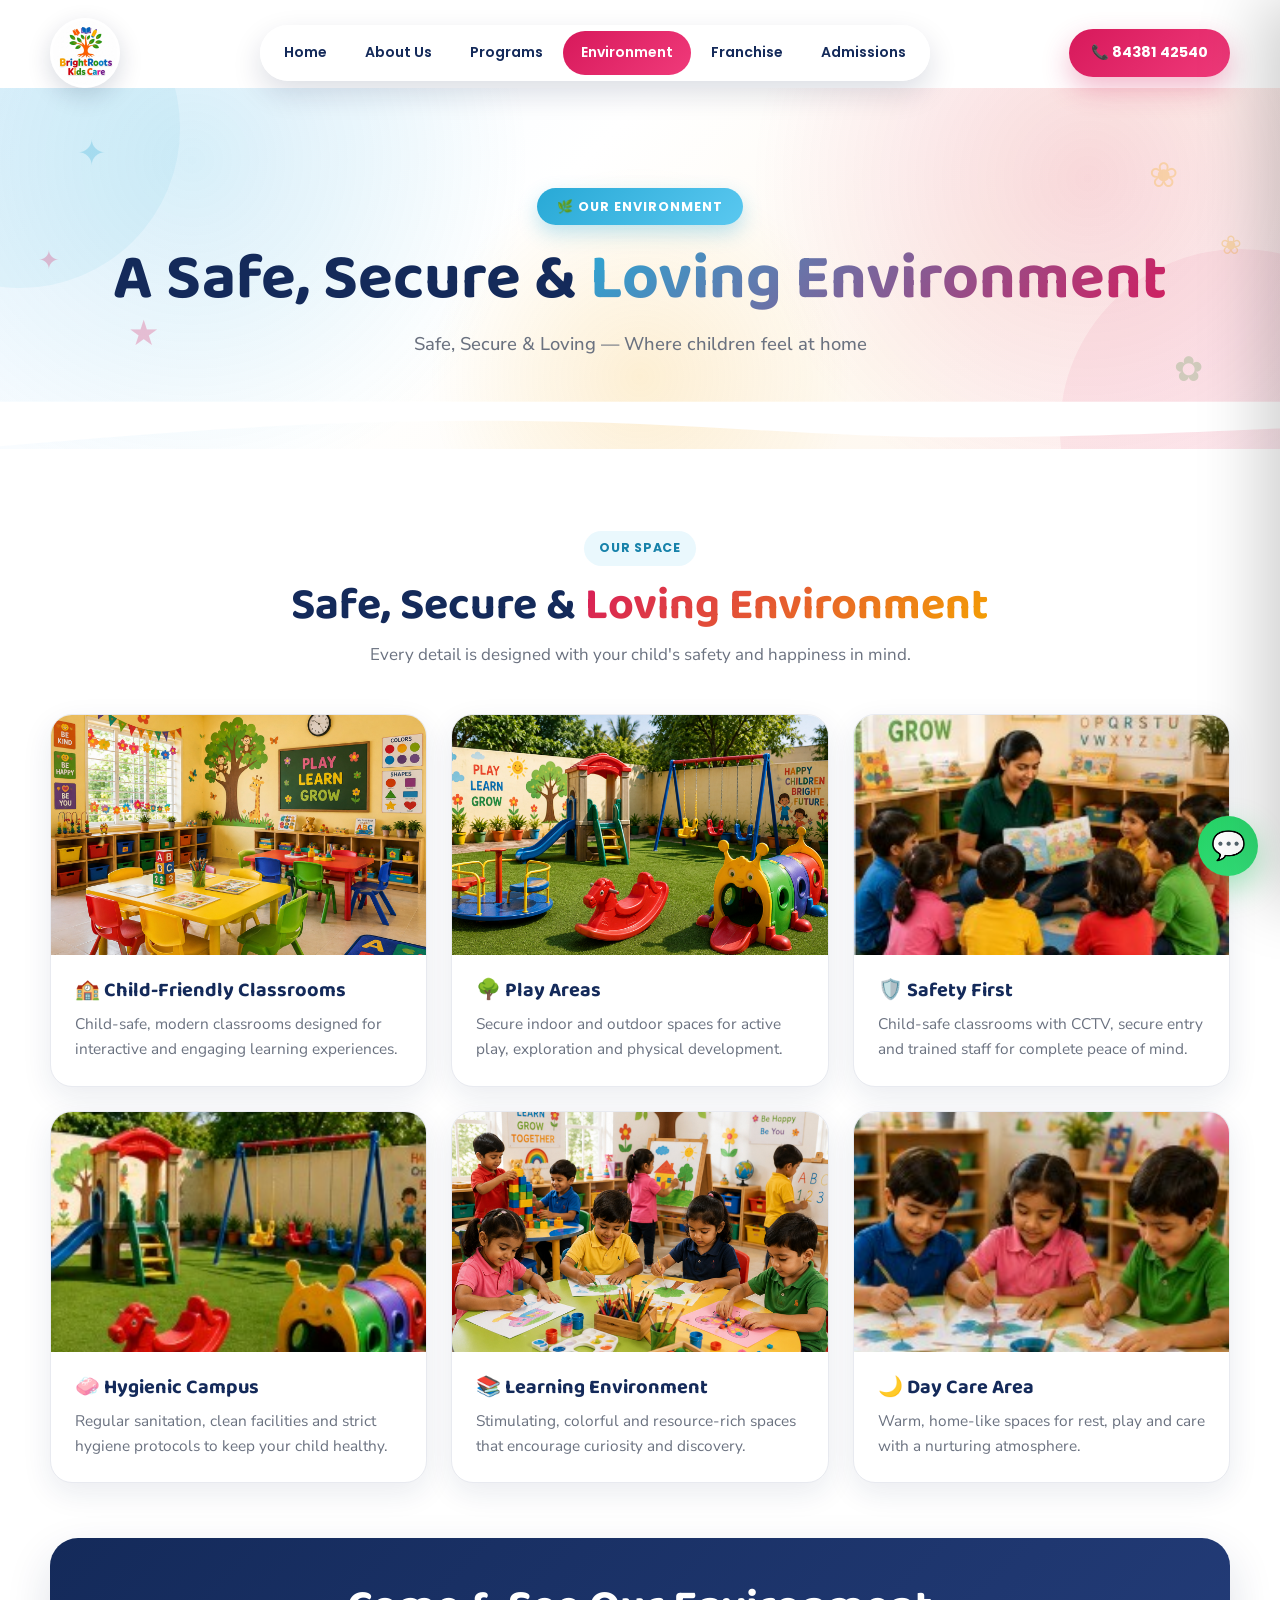
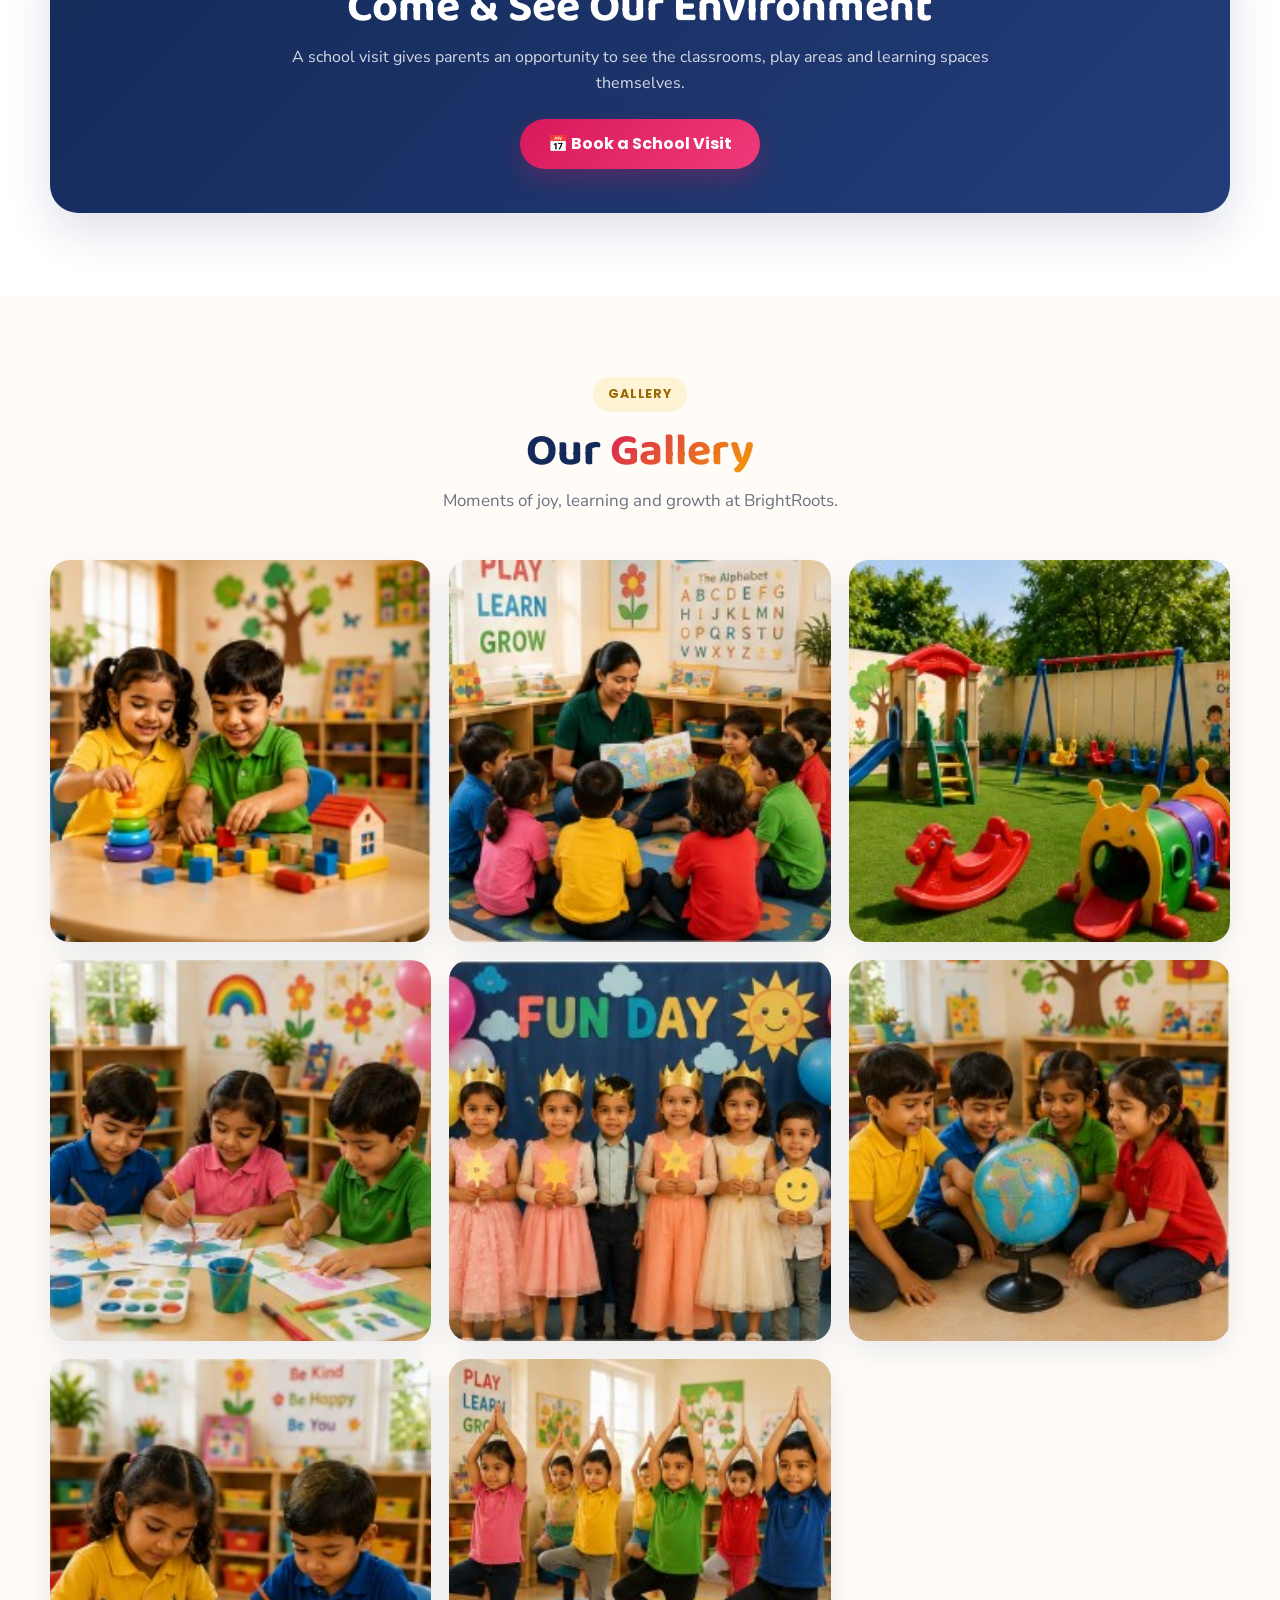
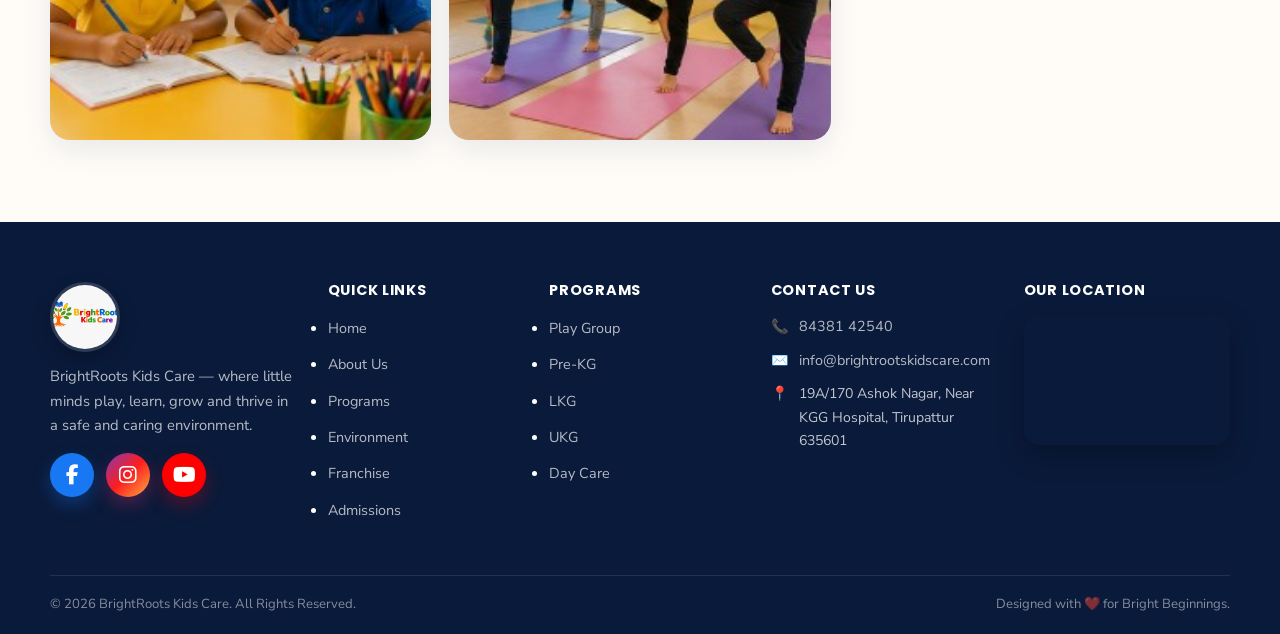
<file: environment.html>
<!DOCTYPE html>
<html lang="en">
<head>
    <meta charset="UTF-8" />
    <meta name="viewport" content="width=device-width, initial-scale=1.0" />
    <title>Environment & Gallery | BrightRoots Kids Care</title>
    <meta name="description" content="Explore the safe, secure and loving learning environment, play areas, hygiene, safety and gallery at BrightRoots Kids Care in Tirupattur." />

    <!-- Font Awesome for social icons -->
    <link rel="stylesheet" href="https://cdnjs.cloudflare.com/ajax/libs/font-awesome/6.5.0/css/all.min.css" />

    <style>
        /* ============================================================
           BRIGHTROOTS KIDS CARE — ENVIRONMENT PAGE STYLES
           ============================================================ */

        @import url('https://fonts.googleapis.com/css2?family=Baloo+2:wght@500;600;700;800&family=Nunito+Sans:wght@400;600;700;800&family=Poppins:wght@500;600;700;800&display=swap');

        :root {
            --navy: #142A5A;
            --navy-dark: #0A1A3A;
            --pink: #D7195B;
            --pink-dark: #B01345;
            --pink-glow: #f03a7a;
            --pink-light: #fde8f1;
            --gold: #F5A400;
            --gold-glow: #ffd966;
            --gold-light: #fff3d6;
            --green: #4A9B45;
            --green-glow: #5fd07a;
            --green-light: #e3f7ec;
            --blue: #28A9D6;
            --blue-glow: #5ac8f0;
            --blue-light: #eaf8fd;
            --cream: #FFFCF8;
            --white: #fff;
            --text: #374151;
            --muted: #6B7280;
            --gray-500: #6B7280;
            --line: #E8EAF0;
            --shadow: 0 10px 30px rgba(20, 42, 90, .09);
            --shadow-lg: 0 18px 45px rgba(20, 42, 90, .14);
            --shadow-glow: 0 12px 28px rgba(215, 25, 91, .30);
            --radius: 22px;
        }

        * {
            box-sizing: border-box;
            margin: 0;
            padding: 0;
        }
        html {
            scroll-behavior: smooth;
        }
        body {
            font-family: 'Nunito Sans', sans-serif;
            color: var(--text);
            background: #fff;
            line-height: 1.65;
            overflow-x: hidden;
        }
        a {
            color: inherit;
            text-decoration: none;
        }
        img {
            display: block;
            max-width: 100%;
        }
        .container {
            width: min(1180px, calc(100% - 40px));
            margin: auto;
        }
        .text-center {
            text-align: center;
        }

        h1,
        h2,
        h3,
        h4 {
            font-family: 'Baloo 2', cursive;
            color: var(--navy);
            line-height: 1.15;
        }
        h1 {
            font-size: clamp(2.5rem, 5vw, 4.2rem);
        }
        h2 {
            font-size: clamp(2rem, 3.5vw, 3rem);
        }
        h3 {
            font-size: 1.65rem;
        }
        h4 {
            font-size: 1.25rem;
        }
        p {
            color: var(--muted);
        }

        .gradient-text {
            background: linear-gradient(135deg, var(--pink), var(--gold));
            -webkit-background-clip: text;
            background-clip: text;
            color: transparent;
        }

        /* ============================================================
                   HEADER (consistent with home page)
                   ============================================================ */
        .header {
            position: relative;
            top: 0;
            left: 0;
            right: 0;
            z-index: 2000;
            padding: 18px 0 0;
            background: transparent;
        }
        .header-inner {
            display: flex;
            align-items: center;
            justify-content: space-between;
            gap: 16px;
        }

        .brand-logo {
            display: flex;
            align-items: center;
            flex-shrink: 0;
            transition: transform .2s ease;
        }
        .brand-logo:hover {
            transform: translateY(-2px);
        }
        .brand-logo img {
            width: 70px;
            height: 70px;
            border-radius: 50%;
            object-fit: cover;
            object-position: center;
            border: 3px solid rgba(255, 255, 255, 0.6);
            box-shadow: 0 8px 24px rgba(6, 24, 61, 0.16);
        }
        .brand-text {
            margin-left: 12px;
            line-height: 1.1;
        }
        .brand-text .main {
            font-family: 'Baloo 2', cursive;
            font-size: 1.4rem;
            font-weight: 700;
            color: var(--navy);
            display: block;
        }
        .brand-text .sub {
            font-family: 'Poppins', sans-serif;
            font-size: .62rem;
            font-weight: 700;
            letter-spacing: .1em;
            text-transform: uppercase;
            color: var(--pink);
            display: block;
        }

        .nav {
            display: flex;
            align-items: center;
            gap: 2px;
            background: rgba(255, 255, 255, .96);
            border-radius: 999px;
            padding: 6px;
            box-shadow: 0 12px 30px rgba(6, 24, 61, .14);
        }
        .nav a {
            padding: 10px 18px;
            border-radius: 999px;
            font-family: 'Poppins', sans-serif;
            font-size: .88rem;
            font-weight: 600;
            color: var(--navy);
            transition: .2s ease;
        }
        .nav a:hover {
            color: var(--pink);
        }
        .nav a.active {
            background: linear-gradient(135deg, var(--pink), var(--pink-glow));
            color: #fff;
        }

        .header-phone {
            display: inline-flex;
            align-items: center;
            gap: 8px;
            background: linear-gradient(135deg, var(--pink), var(--pink-glow));
            color: #fff;
            padding: 12px 22px;
            border-radius: 999px;
            font-family: 'Poppins', sans-serif;
            font-weight: 700;
            font-size: .9rem;
            box-shadow: var(--shadow-glow);
            flex-shrink: 0;
            transition: .2s ease;
        }
        .header-phone:hover {
            transform: translateY(-2px);
        }

        .menu-toggle {
            display: none;
            width: 52px;
            height: 52px;
            border: none;
            border-radius: 50%;
            background: linear-gradient(135deg, var(--pink), var(--pink-glow));
            color: #fff;
            cursor: pointer;
            font-size: 24px;
            line-height: 1;
            box-shadow: var(--shadow-glow);
            flex-shrink: 0;
        }

        /* Mobile menu */
        .mobile-backdrop {
            position: fixed;
            inset: 0;
            background: rgba(6, 18, 45, .6);
            z-index: 2090;
            display: none;
        }
        .mobile-backdrop.open {
            display: block;
        }

        .mobile-menu {
            position: fixed;
            top: 0;
            right: 0;
            bottom: 0;
            width: min(330px, 88vw);
            background: #fff;
            z-index: 2100;
            padding: 32px 24px;
            transform: translateX(100%);
            transition: transform .35s cubic-bezier(.22, .68, 0, 1);
            box-shadow: -20px 0 60px rgba(0, 0, 0, .18);
            overflow-y: auto;
        }
        .mobile-menu.open {
            transform: translateX(0);
        }
        .mobile-close {
            position: absolute;
            top: 16px;
            right: 16px;
            width: 40px;
            height: 40px;
            border: none;
            border-radius: 50%;
            background: #f0f2f7;
            color: var(--navy);
            cursor: pointer;
            font-size: 18px;
        }
        .mobile-logo {
            text-align: center;
            padding: 6px 0 22px;
        }
        .mobile-logo img {
            width: 70px;
            height: 70px;
            border-radius: 50%;
            object-fit: cover;
            margin: 0 auto;
            border: 3px solid var(--pink-light);
            box-shadow: 0 8px 20px rgba(6, 24, 61, .12);
        }
        .mobile-menu>a {
            display: block;
            padding: 14px 4px;
            border-bottom: 1px solid #edf0f4;
            font-family: 'Poppins', sans-serif;
            font-weight: 600;
            color: var(--navy);
        }
        .mobile-menu>a:hover,
        .mobile-menu>a.active {
            color: var(--pink);
        }
        .mobile-actions {
            display: grid;
            gap: 12px;
            margin-top: 28px;
        }
        .mobile-actions a {
            display: block;
            text-align: center;
            border-radius: 999px;
            padding: 14px 15px;
            color: #fff !important;
            background: linear-gradient(135deg, var(--pink), var(--pink-glow));
            font-family: 'Poppins', sans-serif;
            font-weight: 700;
        }
        .mobile-actions a.whatsapp {
            background: linear-gradient(135deg, var(--green), var(--green-glow));
        }

        /* ============================================================
                   PAGE BANNER — COLORFUL HERO
                   ============================================================ */
        .page-banner {
            position: relative;
            overflow: hidden;
            padding: 100px 0 90px;
            text-align: center;
            background:
                radial-gradient(circle at 15% 20%, rgba(40, 169, 214, .15), transparent 30%),
                radial-gradient(circle at 85% 25%, rgba(215, 25, 91, .15), transparent 30%),
                radial-gradient(circle at 50% 80%, rgba(245, 164, 0, .14), transparent 30%),
                linear-gradient(135deg, #f0f8ff 0%, #fff 40%, #fef9f0 70%, #fff5f7 100%);
        }
        .page-banner:before,
        .page-banner:after {
            content: "";
            position: absolute;
            border-radius: 50%;
            pointer-events: none;
        }
        .page-banner:before {
            width: 320px;
            height: 320px;
            background: rgba(40, 169, 214, .07);
            left: -140px;
            top: -120px;
        }
        .page-banner:after {
            width: 360px;
            height: 360px;
            background: rgba(215, 25, 91, .06);
            right: -140px;
            bottom: -160px;
        }

        /* Decorative floating elements */
        .page-banner .deco {
            position: absolute;
            font-size: 2.2rem;
            opacity: .25;
            z-index: 0;
            pointer-events: none;
            animation: float-deco 6s ease-in-out infinite;
        }
        .page-banner .deco.d1 {
            top: 10%;
            left: 6%;
            color: var(--blue);
            animation-delay: 0s;
        }
        .page-banner .deco.d2 {
            top: 16%;
            right: 8%;
            color: var(--gold);
            animation-delay: 1.2s;
        }
        .page-banner .deco.d3 {
            bottom: 24%;
            left: 10%;
            color: var(--pink);
            animation-delay: 2.4s;
        }
        .page-banner .deco.d4 {
            bottom: 14%;
            right: 6%;
            color: var(--green);
            animation-delay: 0.8s;
        }
        .page-banner .deco.d5 {
            top: 42%;
            left: 3%;
            color: var(--pink);
            animation-delay: 1.8s;
            font-size: 1.6rem;
        }
        .page-banner .deco.d6 {
            top: 38%;
            right: 3%;
            color: var(--gold);
            animation-delay: 3s;
            font-size: 1.6rem;
        }

        @keyframes float-deco {
            0%,
            100% {
                transform: translateY(0) rotate(0deg);
            }
            50% {
                transform: translateY(-18px) rotate(8deg);
            }
        }

        .page-banner .container {
            position: relative;
            z-index: 1;
        }

        .page-banner .eyebrow {
            display: inline-block;
            padding: 8px 20px;
            border-radius: 999px;
            background: linear-gradient(135deg, var(--blue), var(--blue-glow));
            color: #fff;
            font-family: 'Poppins', sans-serif;
            font-size: .8rem;
            font-weight: 700;
            letter-spacing: .08em;
            text-transform: uppercase;
            margin-bottom: 18px;
            box-shadow: 0 8px 20px rgba(40, 169, 214, .30);
        }

        .page-banner h1 {
            margin-bottom: 12px;
            color: var(--navy);
        }
        .page-banner h1 .gradient-text {
            background: linear-gradient(135deg, var(--blue), var(--pink));
            -webkit-background-clip: text;
            background-clip: text;
            color: transparent;
        }
        .page-banner p {
            font-size: 1.15rem;
            color: var(--muted);
            max-width: 580px;
            margin: 0 auto;
            font-weight: 500;
        }

        .page-banner .banner-shape {
            position: absolute;
            bottom: 0;
            left: 0;
            right: 0;
            line-height: 0;
            z-index: 1;
        }
        .page-banner .banner-shape svg {
            width: 100%;
            height: 50px;
            display: block;
        }

        /* ============================================================
                   SECTION UTILITIES
                   ============================================================ */
        .section-padding {
            padding: 82px 0;
        }
        .bg-cream {
            background: var(--cream);
        }

        .eyebrow {
            display: inline-block;
            padding: 7px 15px;
            border-radius: 999px;
            background: var(--pink-light);
            color: var(--pink);
            font-family: 'Poppins', sans-serif;
            font-size: .78rem;
            font-weight: 700;
            letter-spacing: .06em;
            text-transform: uppercase;
            margin-bottom: 14px;
        }
        .eyebrow.gold {
            background: var(--gold-light);
            color: #9a6800;
        }
        .eyebrow.blue {
            background: var(--blue-light);
            color: #1782aa;
        }
        .eyebrow.green {
            background: var(--green-light);
            color: #3d8239;
        }

        .section-title {
            text-align: center;
            max-width: 780px;
            margin: 0 auto 45px;
        }
        .section-title p {
            margin-top: 10px;
            font-size: 1.06rem;
        }

        /* ============================================================
                   BUTTONS
                   ============================================================ */
        .btn {
            display: inline-flex;
            align-items: center;
            justify-content: center;
            gap: 8px;
            min-height: 50px;
            padding: 12px 28px;
            border: 0;
            border-radius: 999px;
            font-family: 'Poppins', sans-serif;
            font-weight: 700;
            cursor: pointer;
            transition: transform .2s ease, box-shadow .2s ease;
        }
        .btn:hover {
            transform: translateY(-2px);
        }
        .btn-primary {
            background: linear-gradient(135deg, var(--pink), var(--pink-glow));
            color: #fff;
            box-shadow: 0 10px 25px rgba(215, 25, 91, .28);
        }
        .btn-primary:hover {
            box-shadow: 0 16px 35px rgba(215, 25, 91, .38);
        }
        .btn-white {
            background: #fff;
            color: var(--navy);
            box-shadow: 0 8px 20px rgba(0, 0, 0, .08);
        }

        /* ============================================================
                   ENVIRONMENT FEATURES
                   ============================================================ */
        .env-feature-grid {
            display: grid;
            grid-template-columns: repeat(3, 1fr);
            gap: 24px;
        }

        .env-feature {
            background: #fff;
            border: 1px solid var(--line);
            border-radius: var(--radius);
            overflow: hidden;
            box-shadow: var(--shadow);
            transition: transform .3s ease, box-shadow .3s ease;
        }
        .env-feature:hover {
            transform: translateY(-6px);
            box-shadow: var(--shadow-lg);
        }
        .env-feature img {
            width: 100%;
            height: 240px;
            object-fit: cover;
        }
        .env-feature .content {
            padding: 24px;
        }
        .env-feature h3 {
            margin-bottom: 9px;
            font-size: 1.25rem;
        }
        .env-feature p {
            font-size: .96rem;
        }

        /* ============================================================
                   ENVIRONMENT CTA MESSAGE
                   ============================================================ */
        .environment-message {
            margin-top: 55px;
            background: linear-gradient(135deg, var(--navy), #243d7a);
            border-radius: 28px;
            padding: 44px 40px;
            text-align: center;
            box-shadow: var(--shadow-lg);
        }
        .environment-message h2 {
            color: #fff;
            margin-bottom: 10px;
        }
        .environment-message p {
            max-width: 700px;
            margin: 0 auto;
            color: rgba(255, 255, 255, .82);
        }
        .environment-message .btn {
            margin-top: 22px;
        }

        /* ============================================================
                   GALLERY
                   ============================================================ */
        .gallery-page-grid {
            display: grid;
            grid-template-columns: repeat(3, 1fr);
            gap: 18px;
        }
        .gallery-page-grid .item {
            position: relative;
            aspect-ratio: 1 / 1;
            border-radius: 20px;
            overflow: hidden;
            box-shadow: var(--shadow);
            background: #eee;
            cursor: pointer;
        }
        .gallery-page-grid .item img {
            width: 100%;
            height: 100%;
            object-fit: cover;
            transition: transform .4s ease;
        }
        .gallery-page-grid .item:hover img {
            transform: scale(1.06);
        }
        .gallery-page-grid .item .overlay {
            position: absolute;
            inset: 0;
            background: linear-gradient(135deg, rgba(215, 25, 91, .65), rgba(20, 42, 90, .65));
            display: flex;
            align-items: center;
            justify-content: center;
            opacity: 0;
            transition: opacity .3s ease;
        }
        .gallery-page-grid .item:hover .overlay {
            opacity: 1;
        }
        .gallery-page-grid .item .overlay span {
            color: #fff;
            font-family: 'Poppins', sans-serif;
            font-weight: 700;
            font-size: .9rem;
            letter-spacing: .04em;
        }

        /* ============================================================
                   FOOTER
                   ============================================================ */
        .footer {
            background: var(--navy-dark);
            color: #fff;
            padding: 60px 0 0;
        }
        .footer-grid {
            display: grid;
            grid-template-columns: 1.3fr 1fr 1fr 1.1fr 1.1fr;
            gap: 34px;
        }
        .footer-logo-wrap {
            display: inline-flex;
            align-items: center;
            gap: 12px;
            margin-bottom: 12px;
        }
        .footer-logo-wrap img {
            width: 70px;
            height: 70px;
            border-radius: 50%;
            object-fit: cover;
            border: 3px solid rgba(255, 255, 255, 0.15);
            box-shadow: 0 8px 20px rgba(0, 0, 0, 0.2);
        }
        .footer-logo-wrap .footer-brand-text {
            line-height: 1.1;
        }
        .footer-logo-wrap .footer-brand-text .main {
            font-family: 'Baloo 2', cursive;
            font-size: 1.3rem;
            font-weight: 700;
            color: #fff;
            display: block;
        }
        .footer-logo-wrap .footer-brand-text .sub {
            font-family: 'Poppins', sans-serif;
            font-size: .6rem;
            font-weight: 700;
            letter-spacing: .08em;
            text-transform: uppercase;
            color: var(--gold);
            display: block;
        }
        .footer-brand p {
            color: rgba(255, 255, 255, .7);
            font-size: .92rem;
            margin-bottom: 16px;
            max-width: 300px;
        }
        .footer-social {
            display: flex;
            gap: 12px;
            margin-top: 12px;
        }
        .footer-social a {
            width: 44px;
            height: 44px;
            display: flex;
            align-items: center;
            justify-content: center;
            border-radius: 50%;
            color: #fff;
            font-size: 20px;
            transition: transform .25s ease, box-shadow .25s ease;
        }
        .footer-social .facebook {
            background: #1877f2;
            box-shadow: 0 8px 18px rgba(24, 119, 242, .30);
        }
        .footer-social .instagram {
            background: linear-gradient(135deg, #833ab4, #fd1d1d, #fcb045);
            box-shadow: 0 8px 18px rgba(225, 48, 108, .30);
        }
        .footer-social .youtube {
            background: #ff0000;
            box-shadow: 0 8px 18px rgba(255, 0, 0, .28);
        }
        .footer-social a:hover {
            transform: translateY(-4px) scale(1.05);
        }
        .footer-social .facebook:hover {
            box-shadow: 0 12px 25px rgba(24, 119, 242, .45);
        }
        .footer-social .instagram:hover {
            box-shadow: 0 12px 25px rgba(225, 48, 108, .45);
        }
        .footer-social .youtube:hover {
            box-shadow: 0 12px 25px rgba(255, 0, 0, .40);
        }

        .footer h4 {
            color: #fff;
            font-family: 'Poppins', sans-serif;
            font-size: .9rem;
            text-transform: uppercase;
            letter-spacing: .05em;
            margin-bottom: 16px;
        }
        .footer ul li {
            margin-bottom: 10px;
        }
        .footer ul li a {
            color: rgba(255, 255, 255, .7);
            font-size: .9rem;
            transition: .2s ease;
        }
        .footer ul li a:hover {
            color: var(--gold);
        }
        .footer-contact li {
            display: flex;
            gap: 10px;
            align-items: flex-start;
            color: rgba(255, 255, 255, .75);
            font-size: .88rem;
            margin-bottom: 12px;
        }
        .footer-contact li a {
            color: rgba(255, 255, 255, .85);
        }
        .footer-contact .ic {
            color: var(--gold);
            flex-shrink: 0;
        }
        .footer-map {
            border-radius: 16px;
            overflow: hidden;
            box-shadow: 0 10px 28px rgba(0, 0, 0, .25);
        }
        .footer-map iframe {
            width: 100%;
            height: 130px;
            border: 0;
            display: block;
            filter: grayscale(.12);
        }
        .footer-bottom {
            margin-top: 42px;
            padding: 18px 0;
            border-top: 1px solid rgba(255, 255, 255, .10);
            display: flex;
            justify-content: space-between;
            flex-wrap: wrap;
            gap: 8px;
        }
        .footer-bottom p {
            color: rgba(255, 255, 255, .5);
            font-size: .82rem;
        }

        /* ============================================================
                   STICKY BAR & WHATSAPP FLOAT
                   ============================================================ */
        .sticky-bar {
            display: none;
            position: fixed;
            left: 0;
            right: 0;
            bottom: 0;
            z-index: 1900;
            background: rgba(255, 255, 255, .98);
            border-top: 1px solid #e5e8ee;
            box-shadow: 0 -8px 28px rgba(6, 24, 61, .10);
        }
        .sticky-grid {
            display: grid;
            grid-template-columns: repeat(3, 1fr);
        }
        .sticky-grid a {
            display: flex;
            flex-direction: column;
            align-items: center;
            justify-content: center;
            min-height: 66px;
            font-size: .7rem;
            font-family: 'Poppins', sans-serif;
            font-weight: 700;
            color: var(--navy);
        }
        .sticky-grid a span {
            font-size: 22px;
            line-height: 1.2;
        }
        .sticky-grid a.whatsapp {
            color: #16a34a;
        }

        .whatsapp-float {
            position: fixed;
            right: 22px;
            bottom: 24px;
            width: 60px;
            height: 60px;
            border-radius: 50%;
            display: flex;
            align-items: center;
            justify-content: center;
            background: linear-gradient(135deg, #25d366, #34e07a);
            color: #fff;
            font-size: 28px;
            z-index: 1950;
            box-shadow: 0 12px 30px rgba(37, 211, 102, .38);
            transition: .25s ease;
        }
        .whatsapp-float:hover {
            transform: scale(1.08);
        }

        /* ============================================================
                   SCROLL ANIMATIONS
                   ============================================================ */
        .scroll-animate {
            opacity: 0;
            transform: translateY(30px);
            transition: opacity .7s ease, transform .7s ease;
        }
        .scroll-animate.visible {
            opacity: 1;
            transform: translateY(0);
        }

        /* ============================================================
                   RESPONSIVE
                   ============================================================ */
        @media (max-width: 1100px) {
            .footer-grid {
                grid-template-columns: 1fr 1fr 1fr;
            }
        }

        @media (max-width: 900px) {
            .nav {
                display: none;
            }
            .menu-toggle {
                display: flex;
                align-items: center;
                justify-content: center;
            }
            .header .container {
                justify-content: space-between;
            }
            .header-phone {
                display: none;
            }
            .env-feature-grid {
                grid-template-columns: repeat(2, 1fr);
            }
            .gallery-page-grid {
                grid-template-columns: repeat(2, 1fr);
            }
            .footer-grid {
                grid-template-columns: 1fr 1fr;
            }
            .page-banner .deco {
                display: none;
            }
        }

        @media (max-width: 760px) {
            .container {
                width: min(100% - 28px, 600px);
            }
            .page-banner {
                padding: 75px 0 60px;
            }
            .page-banner h1 {
                font-size: 2.2rem;
            }
            .page-banner p {
                font-size: 1rem;
            }
            .section-padding {
                padding: 60px 0;
            }
            .section-title h2 {
                font-size: 2rem;
            }
            .env-feature-grid {
                grid-template-columns: 1fr;
                gap: 20px;
            }
            .env-feature img {
                height: 220px;
            }
            .environment-message {
                padding: 30px 22px;
                margin-top: 38px;
            }
            .environment-message h2 {
                font-size: 1.8rem;
            }
            .gallery-page-grid {
                grid-template-columns: 1fr 1fr;
                gap: 14px;
            }
            .gallery-page-grid .item {
                aspect-ratio: 4 / 3;
            }
            .footer-grid {
                grid-template-columns: 1fr;
                gap: 28px;
            }
            .footer {
                padding-bottom: 90px;
            }
            .whatsapp-float {
                right: 15px;
                bottom: 78px;
                width: 52px;
                height: 52px;
                font-size: 22px;
            }
            .sticky-bar {
                display: block;
            }
            .footer-brand p {
                max-width: 100%;
            }
        }

        @media (max-width: 430px) {
            .container {
                width: calc(100% - 22px);
            }
            .page-banner {
                padding: 70px 0 55px;
            }
            .page-banner h1 {
                font-size: 1.9rem;
            }
            .page-banner p {
                font-size: .95rem;
            }
            .section-padding {
                padding: 50px 0;
            }
            .gallery-page-grid {
                grid-template-columns: 1fr;
                gap: 14px;
            }
            .gallery-page-grid .item {
                aspect-ratio: 4 / 3;
            }
            .env-feature img {
                height: 200px;
            }
            .mobile-menu {
                width: 90vw;
            }
        }

        @media (prefers-reduced-motion: reduce) {
            html {
                scroll-behavior: auto;
            }
            *,
            *::before,
            *::after {
                transition: none !important;
                animation: none !important;
            }
        }
    </style>
</head>
<body>

    <!-- ============================================================
    HEADER (consistent with home page)
    ============================================================ -->
    <header class="header" id="header">
        <div class="container header-inner">
            <a href="index.html" class="brand-logo" aria-label="BrightRoots Kids Care Home">
                <img src="images/logo.jpg" alt="BrightRoots Kids Care" />
            </a>

            <nav class="nav" aria-label="Main navigation">
                <a href="index.html">Home</a>
                <a href="about.html">About Us</a>
                <a href="programs.html">Programs</a>
                <a href="environment.html" class="active">Environment</a>
                <a href="franchise.html">Franchise</a>
                <a href="admissions.html#contact">Admissions</a>
            </nav>

            <a class="header-phone" href="tel:918438142540">📞 84381 42540</a>

            <button class="menu-toggle" id="menuToggle" type="button" aria-label="Open menu" aria-expanded="false">☰</button>
        </div>
    </header>

    <!-- ============================================================
    MOBILE MENU
    ============================================================ -->
    <div class="mobile-backdrop" id="mobileBackdrop"></div>
    <aside class="mobile-menu" id="mobileMenu" aria-hidden="true">
        <button class="mobile-close" id="closeMenu" type="button" aria-label="Close menu">✕</button>
        <div class="mobile-logo">
            <img src="images/kidslogo.jpg" alt="BrightRoots Kids Care" />
        </div>
        <a href="index.html">Home</a>
        <a href="about.html">About Us</a>
        <a href="programs.html">Programs</a>
        <a href="environment.html" class="active">Environment</a>
        <a href="franchise.html">Franchise</a>
        <a href="admissions.html#contact">Admissions</a>
        <div class="mobile-actions">
            <a href="admissions.html">📅 Enquire Now</a>
            <a class="whatsapp" href="https://wa.me/918438142540?text=Hello%20BrightRoots%20Kids%20Care%2C%20I%20would%20like%20to%20know%20more%20about%20admission%20for%20my%20child." target="_blank" rel="noopener">💬 WhatsApp Us</a>
        </div>
    </aside>

    <!-- ============================================================
    PAGE BANNER — COLORFUL HERO
    ============================================================ -->
    <section class="page-banner">
        <span class="deco d1">✦</span>
        <span class="deco d2">❀</span>
        <span class="deco d3">★</span>
        <span class="deco d4">✿</span>
        <span class="deco d5">✦</span>
        <span class="deco d6">❀</span>

        <div class="container">
            <span class="eyebrow">🌿 Our Environment</span>
            <h1>A Safe, Secure &amp; <span class="gradient-text">Loving Environment</span></h1>
            <p>Safe, Secure &amp; Loving — Where children feel at home</p>
        </div>

        <div class="banner-shape">
            <svg viewBox="0 0 1440 50" fill="none" xmlns="http://www.w3.org/2000/svg">
                <path d="M0 50L60 45C120 40 240 30 360 25C480 20 600 20 720 25C840 30 960 40 1080 40C1200 40 1320 35 1380 32.5L1440 30V0H0V50Z" fill="#fff" />
            </svg>
        </div>
    </section>

    <!-- ============================================================
    ENVIRONMENT FEATURES
    ============================================================ -->
    <section class="section-padding">
        <div class="container">
            <div class="section-title scroll-animate">
                <span class="eyebrow blue">Our Space</span>
                <h2>Safe, Secure &amp; <span class="gradient-text">Loving Environment</span></h2>
                <p>Every detail is designed with your child's safety and happiness in mind.</p>
            </div>

            <div class="env-feature-grid">
                <!-- Classroom -->
                <article class="env-feature scroll-animate" data-delay="100">
                    <img src="images/classroom.jpg" alt="BrightRoots child-friendly classrooms" loading="lazy" />
                    <div class="content">
                        <h3>🏫 Child-Friendly Classrooms</h3>
                        <p>Child-safe, modern classrooms designed for interactive and engaging learning experiences.</p>
                    </div>
                </article>

                <!-- Play Area -->
                <article class="env-feature scroll-animate" data-delay="150">
                    <img src="images/play-area.jpg" alt="BrightRoots play area" loading="lazy" />
                    <div class="content">
                        <h3>🌳 Play Areas</h3>
                        <p>Secure indoor and outdoor spaces for active play, exploration and physical development.</p>
                    </div>
                </article>

                <!-- Safety -->
                <article class="env-feature scroll-animate" data-delay="200">
                    <img src="images/gallery2.jpg" alt="BrightRoots safety environment" loading="lazy" />
                    <div class="content">
                        <h3>🛡️ Safety First</h3>
                        <p>Child-safe classrooms with CCTV, secure entry and trained staff for complete peace of mind.</p>
                    </div>
                </article>

                <!-- Hygiene -->
                <article class="env-feature scroll-animate" data-delay="250">
                    <img src="images/gallery3.jpg" alt="BrightRoots hygienic environment" loading="lazy" />
                    <div class="content">
                        <h3>🧼 Hygienic Campus</h3>
                        <p>Regular sanitation, clean facilities and strict hygiene protocols to keep your child healthy.</p>
                    </div>
                </article>

                <!-- Learning Environment -->
                <article class="env-feature scroll-animate" data-delay="300">
                    <img src="images/activities.jpg" alt="BrightRoots learning activities" loading="lazy" />
                    <div class="content">
                        <h3>📚 Learning Environment</h3>
                        <p>Stimulating, colorful and resource-rich spaces that encourage curiosity and discovery.</p>
                    </div>
                </article>

                <!-- Day Care -->
                <article class="env-feature scroll-animate" data-delay="350">
                    <img src="images/gallery4.jpg" alt="BrightRoots day care environment" loading="lazy" />
                    <div class="content">
                        <h3>🌙 Day Care Area</h3>
                        <p>Warm, home-like spaces for rest, play and care with a nurturing atmosphere.</p>
                    </div>
                </article>
            </div>

            <!-- Environment CTA Message -->
            <div class="environment-message scroll-animate" data-delay="400">
                <h2>Come &amp; See Our Environment</h2>
                <p>A school visit gives parents an opportunity to see the classrooms, play areas and learning spaces themselves.</p>
                <a href="admissions.html" class="btn btn-primary">📅 Book a School Visit</a>
            </div>
        </div>
    </section>

    <!-- ============================================================
    FULL GALLERY
    ============================================================ -->
    <section class="section-padding bg-cream" id="gallery">
        <div class="container">
            <div class="section-title scroll-animate">
                <span class="eyebrow gold">Gallery</span>
                <h2>Our <span class="gradient-text">Gallery</span></h2>
                <p>Moments of joy, learning and growth at BrightRoots.</p>
            </div>

            <div class="gallery-page-grid">
                <div class="item scroll-animate" data-delay="100">
                    <img src="images/gallery1.jpg" alt="BrightRoots classroom activity" loading="lazy" />
                    <div class="overlay"><span>📸 Activities</span></div>
                </div>
                <div class="item scroll-animate" data-delay="150">
                    <img src="images/gallery2.jpg" alt="BrightRoots learning session" loading="lazy" />
                    <div class="overlay"><span>📸 Learning</span></div>
                </div>
                <div class="item scroll-animate" data-delay="200">
                    <img src="images/gallery3.jpg" alt="BrightRoots play time" loading="lazy" />
                    <div class="overlay"><span>📸 Play Time</span></div>
                </div>
                <div class="item scroll-animate" data-delay="250">
                    <img src="images/gallery4.jpg" alt="BrightRoots celebration" loading="lazy" />
                    <div class="overlay"><span>📸 Celebrations</span></div>
                </div>
                <div class="item scroll-animate" data-delay="300">
                    <img src="images/gallery5.jpg" alt="BrightRoots art and craft" loading="lazy" />
                    <div class="overlay"><span>📸 Art &amp; Craft</span></div>
                </div>
                <div class="item scroll-animate" data-delay="350">
                    <img src="images/gallery6.jpg" alt="BrightRoots outdoor fun" loading="lazy" />
                    <div class="overlay"><span>📸 Outdoor Fun</span></div>
                </div>
                <div class="item scroll-animate" data-delay="400">
                    <img src="images/gallery7.jpg" alt="BrightRoots classroom" loading="lazy" />
                    <div class="overlay"><span>📸 Classroom</span></div>
                </div>
                <div class="item scroll-animate" data-delay="450">
                    <img src="images/gallery8.jpg" alt="BrightRoots play area" loading="lazy" />
                    <div class="overlay"><span>📸 Play Area</span></div>
                </div>
                <div class="item scroll-animate" data-delay="500">
                    <img src="images/gallery9.jpg" alt="BrightRoots activities" loading="lazy" />
                    <div class="overlay"><span>📸 Activities</span></div>
                </div>
            </div>
        </div>
    </section>

    <!-- ============================================================
    FOOTER
    ============================================================ -->
    <footer class="footer" id="contact">
        <div class="container">
            <div class="footer-grid">
                <div class="footer-brand">
                    <div class="footer-logo-wrap">
                        <img src="images/logo1.jpg" alt="BrightRoots Kids Care" />
                        <div class="footer-brand-text">
                        </div>
                    </div>
                    <p>BrightRoots Kids Care — where little minds play, learn, grow and thrive in a safe and caring environment.</p>
                    <div class="footer-social">
                        <a href="https://www.facebook.com/people/BrightRoots-Kids-Care-PreSchool-Day-Care/61591009919658/" target="_blank" rel="noopener noreferrer" aria-label="Facebook" class="facebook">
                            <i class="fa-brands fa-facebook-f"></i>
                        </a>
                        <a href="https://www.instagram.com/brightrootskidscare_tirupattur/" target="_blank" rel="noopener noreferrer" aria-label="Instagram" class="instagram">
                            <i class="fa-brands fa-instagram"></i>
                        </a>
                        <a href="#" aria-label="YouTube" class="youtube">
                            <i class="fa-brands fa-youtube"></i>
                        </a>
                    </div>
                </div>

                <div>
                    <h4>Quick Links</h4>
                    <ul>
                        <li><a href="index.html">Home</a></li>
                        <li><a href="about.html">About Us</a></li>
                        <li><a href="programs.html">Programs</a></li>
                        <li><a href="environment.html">Environment</a></li>
                        <li><a href="franchise.html">Franchise</a></li>
                        <li><a href="admissions.html#contact">Admissions</a></li>
                    </ul>
                </div>

                <div>
                    <h4>Programs</h4>
                    <ul>
                        <li><a href="programs.html#play-group">Play Group</a></li>
                        <li><a href="programs.html#pre-kg">Pre-KG</a></li>
                        <li><a href="programs.html#lkg">LKG</a></li>
                        <li><a href="programs.html#ukg">UKG</a></li>
                        <li><a href="programs.html#day-care">Day Care</a></li>
                    </ul>
                </div>

                <div>
                    <h4>Contact Us</h4>
                    <ul class="footer-contact">
                        <li><span class="ic">📞</span> <a href="tel:918438142540">84381 42540</a></li>
                        <li><span class="ic">✉️</span> <a href="mailto:info@brightrootskidscare.com">info@brightrootskidscare.com</a></li>
                        <li><span class="ic">📍</span> 19A/170 Ashok Nagar, Near KGG Hospital, Tirupattur 635601</li>
                    </ul>
                </div>

                <div>
                    <h4>Our Location</h4>
                    <div class="footer-map">
                        <iframe src="https://www.google.com/maps/embed?pb=!1m18!1m12!1m3!1d3895.0567788403832!2d78.5645547758528!3d12.512395624778083!2m3!1f0!2f0!3f0!3m2!1i1024!2i768!4f13.1!3m3!1m2!1s0x3bac552135dbe67d%3A0x9c362f811794a828!2sBRIGHTROOTS%20KIDS%20CARE!5e0!3m2!1sen!2sin!4v1787928396020!5m2!1sen!2sin" loading="lazy" title="BrightRoots Kids Care location map"></iframe>
                    </div>
                </div>
            </div>

            <div class="footer-bottom">
                <p>© <span id="year"></span> BrightRoots Kids Care. All Rights Reserved.</p>
                <p>Designed with ❤️ for Bright Beginnings.</p>
            </div>
        </div>
    </footer>

    <!-- ============================================================
    STICKY BAR & WHATSAPP FLOAT
    ============================================================ -->
    <div class="sticky-bar">
        <div class="sticky-grid">
            <a href="tel:918438142540"><span>📞</span>Call</a>
            <a class="whatsapp" href="https://wa.me/918438142540?text=Hello%20BrightRoots%20Kids%20Care%2C%20I%20would%20like%20to%20know%20more%20about%20admission%20for%20my%20child." target="_blank" rel="noopener"><span>💬</span>WhatsApp</a>
            <a href="https://maps.google.com/maps?q=19A/170+Ashok+Nagar,+Tirupattur" target="_blank" rel="noopener"><span>📍</span>Directions</a>
        </div>
    </div>

    <a class="whatsapp-float" href="https://wa.me/918438142540?text=Hello%20BrightRoots%20Kids%20Care%2C%20I%20would%20like%20to%20know%20more%20about%20admission%20for%20my%20child." target="_blank" rel="noopener" aria-label="WhatsApp">💬</a>

    <!-- ============================================================
    JAVASCRIPT
    ============================================================ -->
    <script>
        document.addEventListener('DOMContentLoaded', function() {

            /* ----- Mobile menu ----- */
            var menuToggle = document.getElementById('menuToggle');
            var mobileMenu = document.getElementById('mobileMenu');
            var mobileBackdrop = document.getElementById('mobileBackdrop');
            var closeMenu = document.getElementById('closeMenu');

            function setMenu(open) {
                mobileMenu.classList.toggle('open', open);
                mobileBackdrop.classList.toggle('open', open);
                mobileMenu.setAttribute('aria-hidden', String(!open));
                menuToggle.setAttribute('aria-expanded', String(open));
                document.body.classList.toggle('menu-open', open);
            }
            if (menuToggle) {
                menuToggle.addEventListener('click', function() { setMenu(true); });
            }
            if (closeMenu) {
                closeMenu.addEventListener('click', function() { setMenu(false); });
            }
            if (mobileBackdrop) {
                mobileBackdrop.addEventListener('click', function() { setMenu(false); });
            }
            if (mobileMenu) {
                mobileMenu.querySelectorAll('a').forEach(function(a) {
                    a.addEventListener('click', function() { setMenu(false); });
                });
            }
            document.addEventListener('keydown', function(e) {
                if (e.key === 'Escape') setMenu(false);
            });

            /* ----- Footer year ----- */
            var yearEl = document.getElementById('year');
            if (yearEl) yearEl.textContent = new Date().getFullYear();

            /* ----- Scroll animations (IntersectionObserver) ----- */
            var animElements = document.querySelectorAll('.scroll-animate');

            var observerOptions = {
                threshold: 0.12,
                rootMargin: '0px 0px -20px 0px'
            };

            var observer = new IntersectionObserver(function(entries) {
                entries.forEach(function(entry) {
                    if (entry.isIntersecting) {
                        var delay = parseInt(entry.target.getAttribute('data-delay')) || 0;
                        setTimeout(function() {
                            entry.target.classList.add('visible');
                        }, delay);
                        observer.unobserve(entry.target);
                    }
                });
            }, observerOptions);

            animElements.forEach(function(el) {
                observer.observe(el);
            });

        });
    </script>

</body>
</html>
</file>
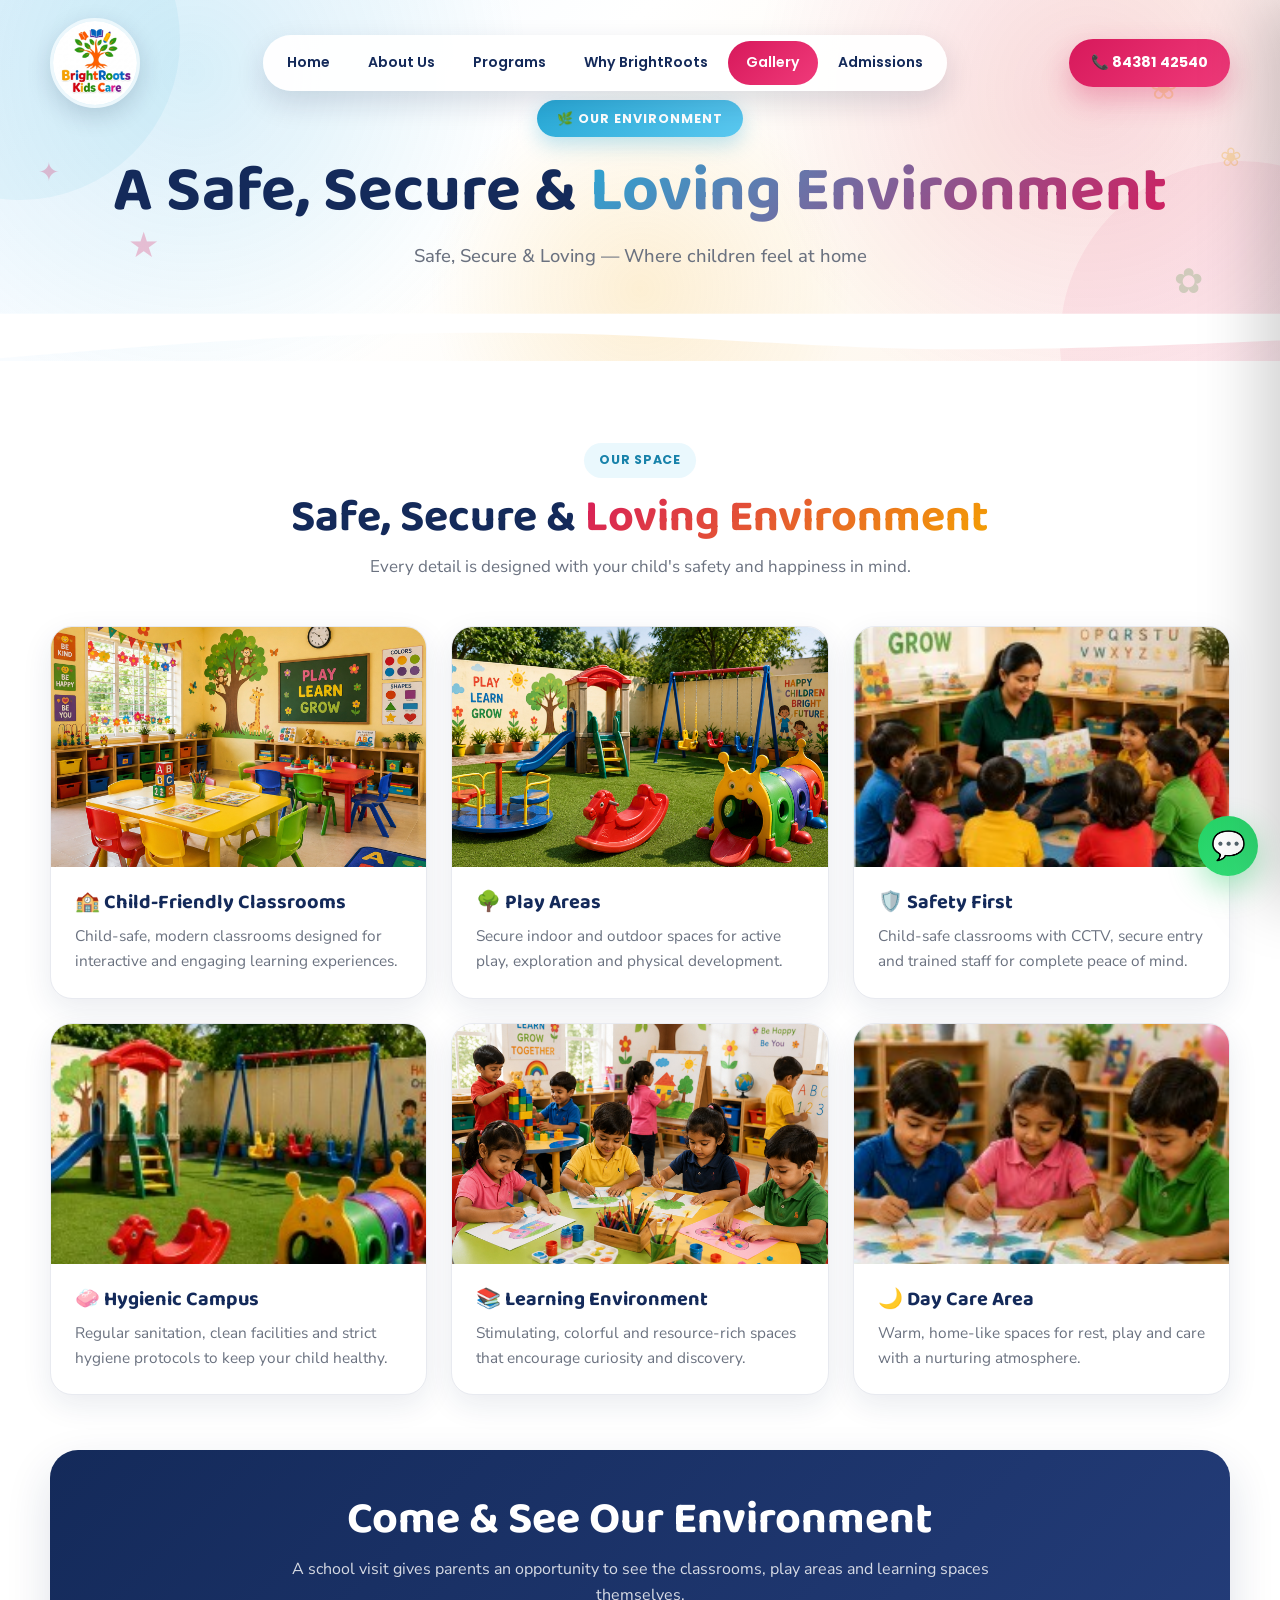
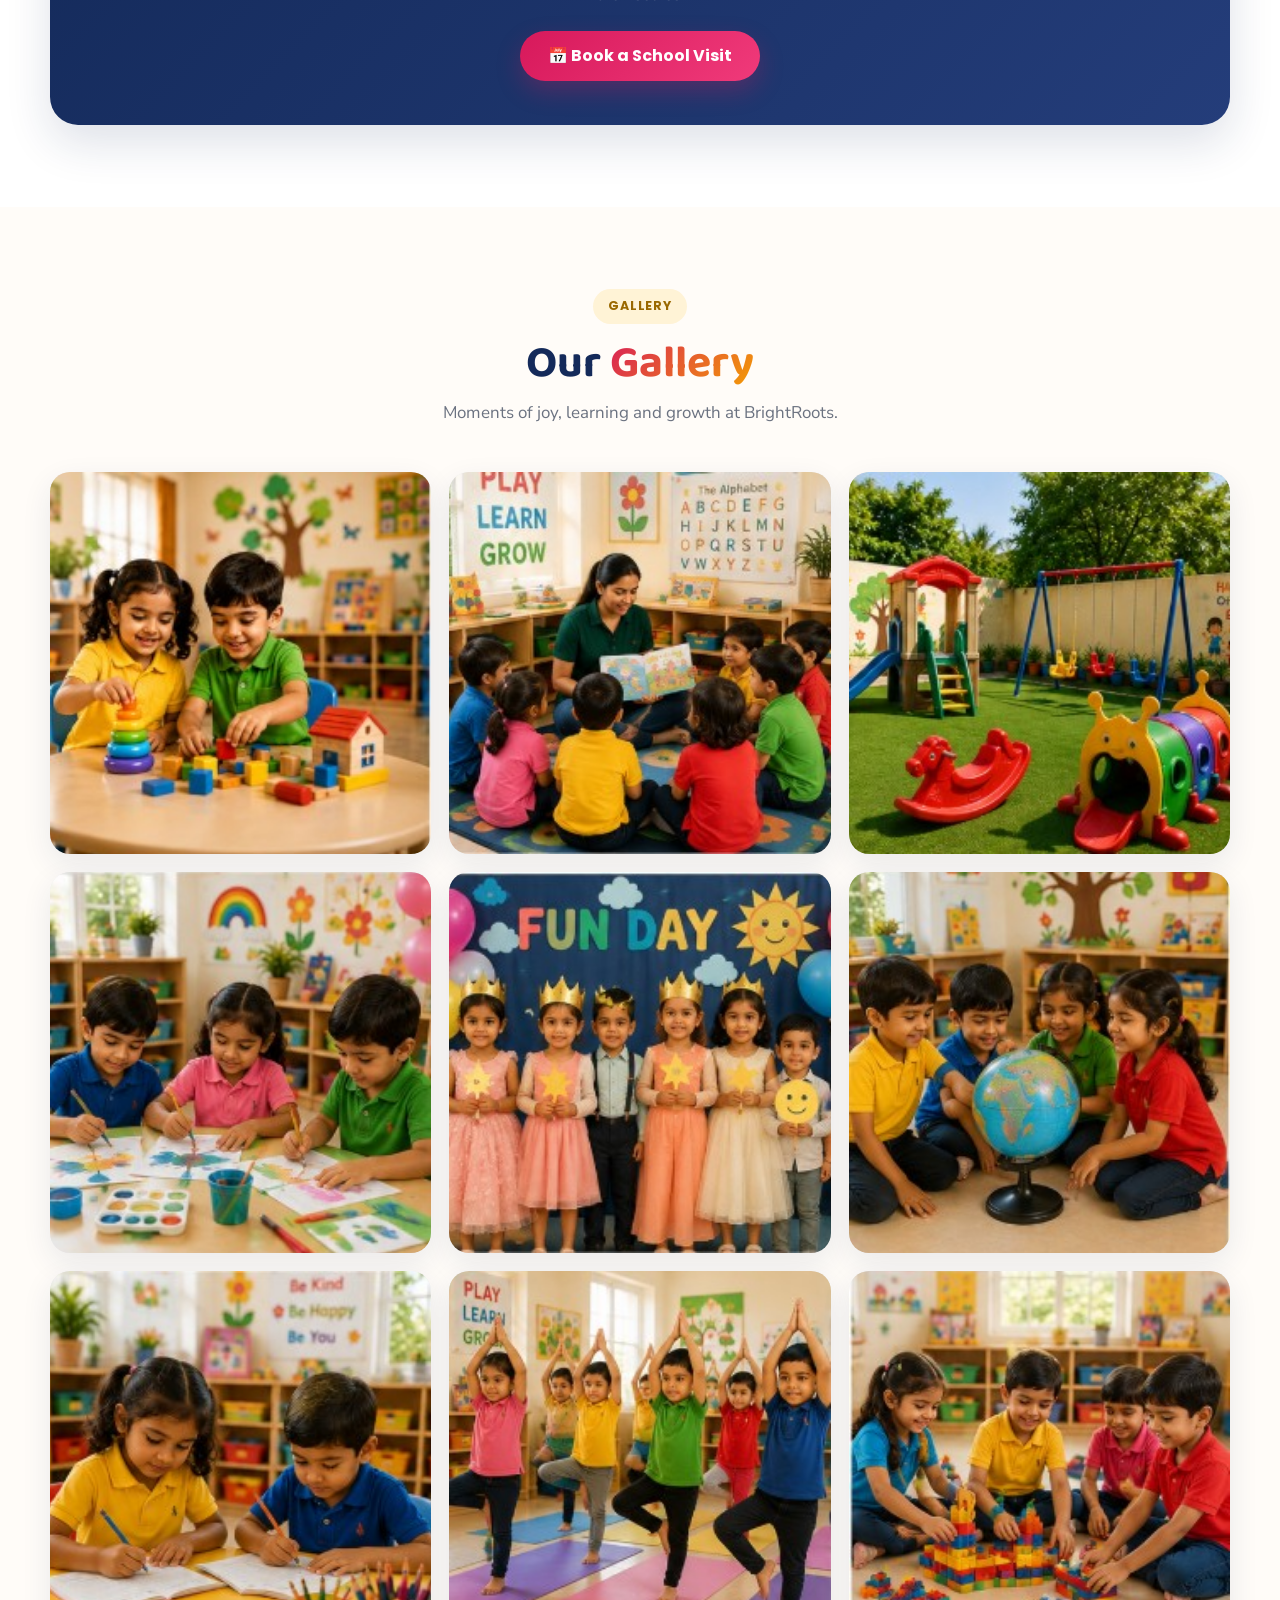
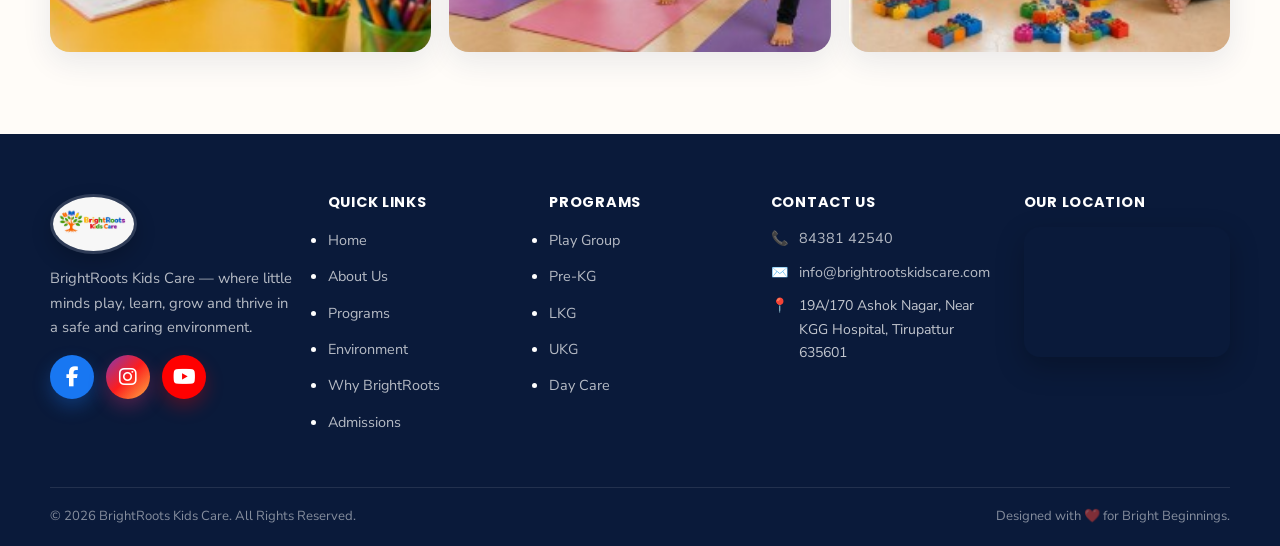
<file: gallery.html>
<!DOCTYPE html>
<html lang="en">
<head>
    <meta charset="UTF-8" />
    <meta name="viewport" content="width=device-width, initial-scale=1.0" />
    <title>Environment & Gallery | BrightRoots Kids Care</title>
    <meta name="description" content="Explore the safe, secure and loving learning environment, play areas, hygiene, safety and gallery at BrightRoots Kids Care in Tirupattur." />

    <!-- Font Awesome for social icons -->
    <link rel="stylesheet" href="https://cdnjs.cloudflare.com/ajax/libs/font-awesome/6.5.0/css/all.min.css" />

    <style>
        /* ============================================================
           BRIGHTROOTS KIDS CARE — ENVIRONMENT PAGE STYLES
           ============================================================ */

        @import url('https://fonts.googleapis.com/css2?family=Baloo+2:wght@500;600;700;800&family=Nunito+Sans:wght@400;600;700;800&family=Poppins:wght@500;600;700;800&display=swap');

        :root {
            --navy: #142A5A;
            --navy-dark: #0A1A3A;
            --pink: #D7195B;
            --pink-dark: #B01345;
            --pink-glow: #f03a7a;
            --pink-light: #fde8f1;
            --gold: #F5A400;
            --gold-glow: #ffd966;
            --gold-light: #fff3d6;
            --green: #4A9B45;
            --green-glow: #5fd07a;
            --green-light: #e3f7ec;
            --blue: #28A9D6;
            --blue-glow: #5ac8f0;
            --blue-light: #eaf8fd;
            --cream: #FFFCF8;
            --white: #fff;
            --text: #374151;
            --muted: #6B7280;
            --gray-500: #6B7280;
            --line: #E8EAF0;
            --shadow: 0 10px 30px rgba(20, 42, 90, .09);
            --shadow-lg: 0 18px 45px rgba(20, 42, 90, .14);
            --shadow-glow: 0 12px 28px rgba(215, 25, 91, .30);
            --radius: 22px;
        }

        * {
            box-sizing: border-box;
            margin: 0;
            padding: 0;
        }
        html {
            scroll-behavior: smooth;
        }
        body {
            font-family: 'Nunito Sans', sans-serif;
            color: var(--text);
            background: #fff;
            line-height: 1.65;
            overflow-x: hidden;
        }
        a {
            color: inherit;
            text-decoration: none;
        }
        img {
            display: block;
            max-width: 100%;
        }
        .container {
            width: min(1180px, calc(100% - 40px));
            margin: auto;
        }
        .text-center {
            text-align: center;
        }

        h1,
        h2,
        h3,
        h4 {
            font-family: 'Baloo 2', cursive;
            color: var(--navy);
            line-height: 1.15;
        }
        h1 {
            font-size: clamp(2.5rem, 5vw, 4.2rem);
        }
        h2 {
            font-size: clamp(2rem, 3.5vw, 3rem);
        }
        h3 {
            font-size: 1.65rem;
        }
        h4 {
            font-size: 1.25rem;
        }
        p {
            color: var(--muted);
        }

        .gradient-text {
            background: linear-gradient(135deg, var(--pink), var(--gold));
            -webkit-background-clip: text;
            background-clip: text;
            color: transparent;
        }

        /* ============================================================
                   HEADER (consistent with home page)
                   ============================================================ */
         .header {
            position: absolute;
            top: 0;
            left: 0;
            right: 0;
            z-index: 2000;
            padding: 18px 0 0;
        }
        .header-inner {
            display: flex;
            align-items: center;
            justify-content: space-between;
            gap: 16px;
        }

        .brand-logo {
            display: flex;
            align-items: center;
            flex-shrink: 0;
            transition: transform .2s ease;
        }
        .brand-logo:hover {
            transform: translateY(-2px);
        }
        .brand-logo img {
            width: 90px;
            height: 90px;
            border-radius: 50%;
            object-fit: cover;
            border: 3px solid rgba(255, 255, 255, 0.6);
            box-shadow: 0 8px 24px rgba(6, 24, 61, 0.16);
        }
        .brand-text {
            margin-left: 12px;
            line-height: 1.1;
        }
        .brand-text .main {
            font-family: 'Baloo 2', cursive;
            font-size: 1.4rem;
            font-weight: 700;
            color: #fff;
            display: block;
            text-shadow: 0 2px 12px rgba(0, 0, 0, 0.2);
        }
        .brand-text .sub {
            font-family: 'Poppins', sans-serif;
            font-size: .62rem;
            font-weight: 700;
            letter-spacing: .1em;
            text-transform: uppercase;
            color: var(--gold);
            display: block;
            text-shadow: 0 1px 8px rgba(0, 0, 0, 0.15);
        }

        .nav {
            display: flex;
            align-items: center;
            gap: 2px;
            background: rgba(255, 255, 255, .96);
            border-radius: 999px;
            padding: 6px;
            box-shadow: 0 12px 30px rgba(6, 24, 61, .14);
        }
        .nav a {
            padding: 10px 18px;
            border-radius: 999px;
            font-family: 'Poppins', sans-serif;
            font-size: .88rem;
            font-weight: 600;
            color: var(--navy);
            transition: .2s ease;
        }
        .nav a:hover {
            color: var(--pink);
        }
        .nav a.active {
            background: linear-gradient(135deg, var(--pink), var(--pink-glow));
            color: #fff;
        }

        .header-phone {
            display: inline-flex;
            align-items: center;
            gap: 8px;
            background: linear-gradient(135deg, var(--pink), var(--pink-glow));
            color: #fff;
            padding: 12px 22px;
            border-radius: 999px;
            font-family: 'Poppins', sans-serif;
            font-weight: 700;
            font-size: .9rem;
            box-shadow: var(--shadow-glow);
            flex-shrink: 0;
            transition: .2s ease;
        }
        .header-phone:hover {
            transform: translateY(-2px);
        }

        .menu-toggle {
            display: none;
            width: 52px;
            height: 52px;
            border: none;
            border-radius: 50%;
            background: linear-gradient(135deg, var(--pink), var(--pink-glow));
            color: #fff;
            cursor: pointer;
            font-size: 24px;
            line-height: 1;
            box-shadow: var(--shadow-glow);
            flex-shrink: 0;
        }

        /* Mobile menu */
        .mobile-backdrop {
            position: fixed;
            inset: 0;
            background: rgba(6, 18, 45, .6);
            z-index: 2090;
            display: none;
        }
        .mobile-backdrop.open {
            display: block;
        }

        .mobile-menu {
            position: fixed;
            top: 0;
            right: 0;
            bottom: 0;
            width: min(330px, 88vw);
            background: #fff;
            z-index: 2100;
            padding: 32px 24px;
            transform: translateX(100%);
            transition: transform .35s cubic-bezier(.22, .68, 0, 1);
            box-shadow: -20px 0 60px rgba(0, 0, 0, .18);
            overflow-y: auto;
        }
        .mobile-menu.open {
            transform: translateX(0);
        }
        .mobile-close {
            position: absolute;
            top: 16px;
            right: 16px;
            width: 40px;
            height: 40px;
            border: none;
            border-radius: 50%;
            background: #f0f2f7;
            color: var(--navy);
            cursor: pointer;
            font-size: 18px;
        }
        .mobile-logo {
            text-align: center;
            padding: 6px 0 22px;
        }
        .mobile-logo img {
            width: 70px;
            height: 70px;
            border-radius: 50%;
            object-fit: cover;
            margin: 0 auto;
            border: 3px solid var(--pink-light);
            box-shadow: 0 8px 20px rgba(6, 24, 61, .12);
        }
        .mobile-menu>a {
            display: block;
            padding: 14px 4px;
            border-bottom: 1px solid #edf0f4;
            font-family: 'Poppins', sans-serif;
            font-weight: 600;
            color: var(--navy);
        }
        .mobile-menu>a:hover,
        .mobile-menu>a.active {
            color: var(--pink);
        }
        .mobile-actions {
            display: grid;
            gap: 12px;
            margin-top: 28px;
        }
        .mobile-actions a {
            display: block;
            text-align: center;
            border-radius: 999px;
            padding: 14px 15px;
            color: #fff !important;
            background: linear-gradient(135deg, var(--pink), var(--pink-glow));
            font-family: 'Poppins', sans-serif;
            font-weight: 700;
        }
        .mobile-actions a.whatsapp {
            background: linear-gradient(135deg, var(--green), var(--green-glow));
        }


        /* ============================================================
                   PAGE BANNER — COLORFUL HERO
                   ============================================================ */
        .page-banner {
            position: relative;
            overflow: hidden;
            padding: 100px 0 90px;
            text-align: center;
            background:
                radial-gradient(circle at 15% 20%, rgba(40, 169, 214, .15), transparent 30%),
                radial-gradient(circle at 85% 25%, rgba(215, 25, 91, .15), transparent 30%),
                radial-gradient(circle at 50% 80%, rgba(245, 164, 0, .14), transparent 30%),
                linear-gradient(135deg, #f0f8ff 0%, #fff 40%, #fef9f0 70%, #fff5f7 100%);
        }
        .page-banner:before,
        .page-banner:after {
            content: "";
            position: absolute;
            border-radius: 50%;
            pointer-events: none;
        }
        .page-banner:before {
            width: 320px;
            height: 320px;
            background: rgba(40, 169, 214, .07);
            left: -140px;
            top: -120px;
        }
        .page-banner:after {
            width: 360px;
            height: 360px;
            background: rgba(215, 25, 91, .06);
            right: -140px;
            bottom: -160px;
        }

        /* Decorative floating elements */
        .page-banner .deco {
            position: absolute;
            font-size: 2.2rem;
            opacity: .25;
            z-index: 0;
            pointer-events: none;
            animation: float-deco 6s ease-in-out infinite;
        }
        .page-banner .deco.d1 {
            top: 10%;
            left: 6%;
            color: var(--blue);
            animation-delay: 0s;
        }
        .page-banner .deco.d2 {
            top: 16%;
            right: 8%;
            color: var(--gold);
            animation-delay: 1.2s;
        }
        .page-banner .deco.d3 {
            bottom: 24%;
            left: 10%;
            color: var(--pink);
            animation-delay: 2.4s;
        }
        .page-banner .deco.d4 {
            bottom: 14%;
            right: 6%;
            color: var(--green);
            animation-delay: 0.8s;
        }
        .page-banner .deco.d5 {
            top: 42%;
            left: 3%;
            color: var(--pink);
            animation-delay: 1.8s;
            font-size: 1.6rem;
        }
        .page-banner .deco.d6 {
            top: 38%;
            right: 3%;
            color: var(--gold);
            animation-delay: 3s;
            font-size: 1.6rem;
        }

        @keyframes float-deco {
            0%,
            100% {
                transform: translateY(0) rotate(0deg);
            }
            50% {
                transform: translateY(-18px) rotate(8deg);
            }
        }

        .page-banner .container {
            position: relative;
            z-index: 1;
        }

        .page-banner .eyebrow {
            display: inline-block;
            padding: 8px 20px;
            border-radius: 999px;
            background: linear-gradient(135deg, var(--blue), var(--blue-glow));
            color: #fff;
            font-family: 'Poppins', sans-serif;
            font-size: .8rem;
            font-weight: 700;
            letter-spacing: .08em;
            text-transform: uppercase;
            margin-bottom: 18px;
            box-shadow: 0 8px 20px rgba(40, 169, 214, .30);
        }

        .page-banner h1 {
            margin-bottom: 12px;
            color: var(--navy);
        }
        .page-banner h1 .gradient-text {
            background: linear-gradient(135deg, var(--blue), var(--pink));
            -webkit-background-clip: text;
            background-clip: text;
            color: transparent;
        }
        .page-banner p {
            font-size: 1.15rem;
            color: var(--muted);
            max-width: 580px;
            margin: 0 auto;
            font-weight: 500;
        }

        .page-banner .banner-shape {
            position: absolute;
            bottom: 0;
            left: 0;
            right: 0;
            line-height: 0;
            z-index: 1;
        }
        .page-banner .banner-shape svg {
            width: 100%;
            height: 50px;
            display: block;
        }

        /* ============================================================
                   SECTION UTILITIES
                   ============================================================ */
        .section-padding {
            padding: 82px 0;
        }
        .bg-cream {
            background: var(--cream);
        }

        .eyebrow {
            display: inline-block;
            padding: 7px 15px;
            border-radius: 999px;
            background: var(--pink-light);
            color: var(--pink);
            font-family: 'Poppins', sans-serif;
            font-size: .78rem;
            font-weight: 700;
            letter-spacing: .06em;
            text-transform: uppercase;
            margin-bottom: 14px;
        }
        .eyebrow.gold {
            background: var(--gold-light);
            color: #9a6800;
        }
        .eyebrow.blue {
            background: var(--blue-light);
            color: #1782aa;
        }
        .eyebrow.green {
            background: var(--green-light);
            color: #3d8239;
        }

        .section-title {
            text-align: center;
            max-width: 780px;
            margin: 0 auto 45px;
        }
        .section-title p {
            margin-top: 10px;
            font-size: 1.06rem;
        }

        /* ============================================================
                   BUTTONS
                   ============================================================ */
        .btn {
            display: inline-flex;
            align-items: center;
            justify-content: center;
            gap: 8px;
            min-height: 50px;
            padding: 12px 28px;
            border: 0;
            border-radius: 999px;
            font-family: 'Poppins', sans-serif;
            font-weight: 700;
            cursor: pointer;
            transition: transform .2s ease, box-shadow .2s ease;
        }
        .btn:hover {
            transform: translateY(-2px);
        }
        .btn-primary {
            background: linear-gradient(135deg, var(--pink), var(--pink-glow));
            color: #fff;
            box-shadow: 0 10px 25px rgba(215, 25, 91, .28);
        }
        .btn-primary:hover {
            box-shadow: 0 16px 35px rgba(215, 25, 91, .38);
        }
        .btn-white {
            background: #fff;
            color: var(--navy);
            box-shadow: 0 8px 20px rgba(0, 0, 0, .08);
        }

        /* ============================================================
                   ENVIRONMENT FEATURES
                   ============================================================ */
        .env-feature-grid {
            display: grid;
            grid-template-columns: repeat(3, 1fr);
            gap: 24px;
        }

        .env-feature {
            background: #fff;
            border: 1px solid var(--line);
            border-radius: var(--radius);
            overflow: hidden;
            box-shadow: var(--shadow);
            transition: transform .3s ease, box-shadow .3s ease;
        }
        .env-feature:hover {
            transform: translateY(-6px);
            box-shadow: var(--shadow-lg);
        }
        .env-feature img {
            width: 100%;
            height: 240px;
            object-fit: cover;
        }
        .env-feature .content {
            padding: 24px;
        }
        .env-feature h3 {
            margin-bottom: 9px;
            font-size: 1.25rem;
        }
        .env-feature p {
            font-size: .96rem;
        }

        /* ============================================================
                   ENVIRONMENT CTA MESSAGE
                   ============================================================ */
        .environment-message {
            margin-top: 55px;
            background: linear-gradient(135deg, var(--navy), #243d7a);
            border-radius: 28px;
            padding: 44px 40px;
            text-align: center;
            box-shadow: var(--shadow-lg);
        }
        .environment-message h2 {
            color: #fff;
            margin-bottom: 10px;
        }
        .environment-message p {
            max-width: 700px;
            margin: 0 auto;
            color: rgba(255, 255, 255, .82);
        }
        .environment-message .btn {
            margin-top: 22px;
        }

        /* ============================================================
                   GALLERY
                   ============================================================ */
        .gallery-page-grid {
            display: grid;
            grid-template-columns: repeat(3, 1fr);
            gap: 18px;
        }
        .gallery-page-grid .item {
            position: relative;
            aspect-ratio: 1 / 1;
            border-radius: 20px;
            overflow: hidden;
            box-shadow: var(--shadow);
            background: #eee;
            cursor: pointer;
        }
        .gallery-page-grid .item img {
            width: 100%;
            height: 100%;
            object-fit: cover;
            transition: transform .4s ease;
        }
        .gallery-page-grid .item:hover img {
            transform: scale(1.06);
        }
        .gallery-page-grid .item .overlay {
            position: absolute;
            inset: 0;
            background: linear-gradient(135deg, rgba(215, 25, 91, .65), rgba(20, 42, 90, .65));
            display: flex;
            align-items: center;
            justify-content: center;
            opacity: 0;
            transition: opacity .3s ease;
        }
        .gallery-page-grid .item:hover .overlay {
            opacity: 1;
        }
        .gallery-page-grid .item .overlay span {
            color: #fff;
            font-family: 'Poppins', sans-serif;
            font-weight: 700;
            font-size: .9rem;
            letter-spacing: .04em;
        }

        /* ============================================================
                   FOOTER
                   ============================================================ */
           .footer {
            background: var(--navy-dark);
            color: #fff;
            padding: 60px 0 0;
        }
        .footer-grid {
            display: grid;
            grid-template-columns: 1.3fr 1fr 1fr 1.1fr 1.1fr;
            gap: 34px;
        }
        .footer-logo-wrap {
            display: flex;
            align-items: center;
            gap: 12px;
            margin-bottom: 12px;
        }
        .footer-logo-wrap img {
            height: 60px;
            width: auto;
            object-fit: contain;
            border-radius: 50%;
            border: 3px solid rgba(255, 255, 255, 0.15);
            box-shadow: 0 8px 20px rgba(0, 0, 0, 0.2);
        }
        .footer-logo-wrap .footer-brand-text {
            line-height: 1.1;
        }
        .footer-logo-wrap .footer-brand-text .main {
            font-family: 'Baloo 2', cursive;
            font-size: 1.3rem;
            font-weight: 700;
            color: #fff;
            display: block;
        }
        .footer-logo-wrap .footer-brand-text .sub {
            font-family: 'Poppins', sans-serif;
            font-size: .6rem;
            font-weight: 700;
            letter-spacing: .08em;
            text-transform: uppercase;
            color: var(--gold);
            display: block;
        }
        .footer-brand p {
            color: rgba(255, 255, 255, .7);
            font-size: .92rem;
            margin-bottom: 16px;
        }
        .footer-social {
            display: flex;
            gap: 12px;
            margin-top: 12px;
        }
        .footer-social a {
            width: 44px;
            height: 44px;
            display: flex;
            align-items: center;
            justify-content: center;
            border-radius: 50%;
            color: #fff;
            font-size: 20px;
            transition: transform .25s ease, box-shadow .25s ease;
        }
        .footer-social .facebook {
            background: #1877f2;
            box-shadow: 0 8px 18px rgba(24, 119, 242, .30);
        }
        .footer-social .instagram {
            background: linear-gradient(135deg, #833ab4, #fd1d1d, #fcb045);
            box-shadow: 0 8px 18px rgba(225, 48, 108, .30);
        }
        .footer-social .youtube {
            background: #ff0000;
            box-shadow: 0 8px 18px rgba(255, 0, 0, .28);
        }
        .footer-social a:hover {
            transform: translateY(-4px) scale(1.05);
        }
        .footer-social .facebook:hover {
            box-shadow: 0 12px 25px rgba(24, 119, 242, .45);
        }
        .footer-social .instagram:hover {
            box-shadow: 0 12px 25px rgba(225, 48, 108, .45);
        }
        .footer-social .youtube:hover {
            box-shadow: 0 12px 25px rgba(255, 0, 0, .40);
        }
        .footer h4 {
            color: #fff;
            font-family: 'Poppins', sans-serif;
            font-size: .9rem;
            text-transform: uppercase;
            letter-spacing: .05em;
            margin-bottom: 16px;
        }
        .footer ul li {
            margin-bottom: 10px;
        }
        .footer ul li a {
            color: rgba(255, 255, 255, .7);
            font-size: .9rem;
            transition: .2s ease;
        }
        .footer ul li a:hover {
            color: var(--gold);
        }
        .footer-contact li {
            display: flex;
            gap: 10px;
            align-items: flex-start;
            color: rgba(255, 255, 255, .75);
            font-size: .88rem;
            margin-bottom: 12px;
        }
        .footer-contact li a {
            color: rgba(255, 255, 255, .85);
        }
        .footer-contact .ic {
            color: var(--gold);
            flex-shrink: 0;
        }
        .footer-map {
            border-radius: 16px;
            overflow: hidden;
            box-shadow: 0 10px 28px rgba(0, 0, 0, .25);
        }
        .footer-map iframe {
            width: 100%;
            height: 130px;
            border: 0;
            display: block;
            filter: grayscale(.12);
        }
        .footer-bottom {
            margin-top: 42px;
            padding: 18px 0;
            border-top: 1px solid rgba(255, 255, 255, .10);
            display: flex;
            justify-content: space-between;
            flex-wrap: wrap;
            gap: 8px;
        }
        .footer-bottom p {
            color: rgba(255, 255, 255, .5);
            font-size: .82rem;
        }
        @media (max-width: 1100px) {
            .footer-grid {
                grid-template-columns: 1fr 1fr 1fr;
            }
        }
        @media (max-width: 760px) {
            .footer-grid {
                grid-template-columns: 1fr;
                gap: 28px;
            }
            .footer {
                padding-bottom: 90px;
            }
            .footer-logo-wrap img {
                height: 50px;
            }
        }

        /* ============================================================
                   STICKY BAR & WHATSAPP FLOAT
                   ============================================================ */
        .sticky-bar {
            display: none;
            position: fixed;
            left: 0;
            right: 0;
            bottom: 0;
            z-index: 1900;
            background: rgba(255, 255, 255, .98);
            border-top: 1px solid #e5e8ee;
            box-shadow: 0 -8px 28px rgba(6, 24, 61, .10);
        }
        .sticky-grid {
            display: grid;
            grid-template-columns: repeat(3, 1fr);
        }
        .sticky-grid a {
            display: flex;
            flex-direction: column;
            align-items: center;
            justify-content: center;
            min-height: 66px;
            font-size: .7rem;
            font-family: 'Poppins', sans-serif;
            font-weight: 700;
            color: var(--navy);
        }
        .sticky-grid a span {
            font-size: 22px;
            line-height: 1.2;
        }
        .sticky-grid a.whatsapp {
            color: #16a34a;
        }

        .whatsapp-float {
            position: fixed;
            right: 22px;
            bottom: 24px;
            width: 60px;
            height: 60px;
            border-radius: 50%;
            display: flex;
            align-items: center;
            justify-content: center;
            background: linear-gradient(135deg, #25d366, #34e07a);
            color: #fff;
            font-size: 28px;
            z-index: 1950;
            box-shadow: 0 12px 30px rgba(37, 211, 102, .38);
            transition: .25s ease;
        }
        .whatsapp-float:hover {
            transform: scale(1.08);
        }
        @media (max-width: 760px) {
            .sticky-bar {
                display: block;
            }
            .whatsapp-float {
                bottom: 80px;
                width: 52px;
                height: 52px;
                font-size: 22px;
                right: 16px;
            }
        }

        /* ============================================================
                   SCROLL ANIMATIONS
                   ============================================================ */
        .scroll-animate {
            opacity: 0;
            transform: translateY(30px);
            transition: opacity .7s ease, transform .7s ease;
        }
        .scroll-animate.visible {
            opacity: 1;
            transform: translateY(0);
        }

        /* ============================================================
                   RESPONSIVE
                   ============================================================ */
        @media (max-width: 1100px) {
            .footer-grid {
                grid-template-columns: 1fr 1fr 1fr;
            }
        }

        @media (max-width: 900px) {
            .nav {
                display: none;
            }
            .menu-toggle {
                display: flex;
                align-items: center;
                justify-content: center;
            }
            .header .container {
                justify-content: space-between;
            }
            .header-phone {
                display: none;
            }
            .env-feature-grid {
                grid-template-columns: repeat(2, 1fr);
            }
            .gallery-page-grid {
                grid-template-columns: repeat(2, 1fr);
            }
            .footer-grid {
                grid-template-columns: 1fr 1fr;
            }
            .page-banner .deco {
                display: none;
            }
        }

        @media (max-width: 760px) {
            .container {
                width: min(100% - 28px, 600px);
            }
            .page-banner {
                padding: 75px 0 60px;
            }
            .page-banner h1 {
                font-size: 2.2rem;
            }
            .page-banner p {
                font-size: 1rem;
            }
            .section-padding {
                padding: 60px 0;
            }
            .section-title h2 {
                font-size: 2rem;
            }
            .env-feature-grid {
                grid-template-columns: 1fr;
                gap: 20px;
            }
            .env-feature img {
                height: 220px;
            }
            .environment-message {
                padding: 30px 22px;
                margin-top: 38px;
            }
            .environment-message h2 {
                font-size: 1.8rem;
            }
            .gallery-page-grid {
                grid-template-columns: 1fr 1fr;
                gap: 14px;
            }
            .gallery-page-grid .item {
                aspect-ratio: 4 / 3;
            }
            .footer-grid {
                grid-template-columns: 1fr;
                gap: 28px;
            }
            .footer {
                padding-bottom: 90px;
            }
            .whatsapp-float {
                right: 15px;
                bottom: 78px;
                width: 52px;
                height: 52px;
                font-size: 22px;
            }
            .sticky-bar {
                display: block;
            }
            .footer-brand p {
                max-width: 100%;
            }
        }

        @media (max-width: 430px) {
            .container {
                width: calc(100% - 22px);
            }
            .page-banner {
                padding: 70px 0 55px;
            }
            .page-banner h1 {
                font-size: 1.9rem;
            }
            .page-banner p {
                font-size: .95rem;
            }
            .section-padding {
                padding: 50px 0;
            }
            .gallery-page-grid {
                grid-template-columns: 1fr;
                gap: 14px;
            }
            .gallery-page-grid .item {
                aspect-ratio: 4 / 3;
            }
            .env-feature img {
                height: 200px;
            }
            .mobile-menu {
                width: 90vw;
            }
        }

        @media (prefers-reduced-motion: reduce) {
            html {
                scroll-behavior: auto;
            }
            *,
            *::before,
            *::after {
                transition: none !important;
                animation: none !important;
            }
        }
    </style>
</head>
<body>

    <!-- ============================================================
    HEADER (consistent with home page)
    ============================================================ -->
 <header class="header" id="header">
        <div class="container header-inner">
            <a href="index.html" class="brand-logo" aria-label="BrightRoots Kids Care Home">
                <img src="images/logo.jpg" alt="BrightRoots Kids Care" />
            </a>

            <nav class="nav" aria-label="Main navigation">
               <a href="index.html">Home</a>
        <a href="about.html">About Us</a>
        <a href="programs.html">Programs</a>
        <a href="whybrightroots.html">Why BrightRoots</a>
        <a href="gallery.html" class="active">Gallery</a>
        <a href="admissions.html">Admissions</a>
            </nav>

            <a class="header-phone" href="tel:918438142540">📞 84381 42540</a>

            <button class="menu-toggle" id="menuToggle" type="button" aria-label="Open menu" aria-expanded="false">☰</button>
        </div>
    </header>

    <!-- ============================================================
    MOBILE MENU
    ============================================================ -->
    <div class="mobile-backdrop" id="mobileBackdrop"></div>
    <aside class="mobile-menu" id="mobileMenu" aria-hidden="true">
        <button class="mobile-close" id="closeMenu" type="button" aria-label="Close menu">✕</button>
        <div class="mobile-logo">
            <img src="images/kidslogo.jpg" alt="BrightRoots Kids Care" />
        </div>
        <a href="index.html">Home</a>
        <a href="about.html">About Us</a>
        <a href="programs.html">Programs</a>
        <a href="whybrightroots.html">Why BrightRoots</a>
        <a href="gallery.html" class="active">Gallery</a>
        <a href="admissions.html">Admissions</a>
        <div class="mobile-actions">
            <a href="admissions.html#contact">📅 Enquire Now</a>
            <a class="whatsapp" href="https://wa.me/918438142540?text=Hello%20BrightRoots%20Kids%20Care%2C%20I%20would%20like%20to%20know%20more%20about%20admission%20for%20my%20child." target="_blank" rel="noopener">💬 WhatsApp Us</a>
        </div>
    </aside>
    <!-- ============================================================
    PAGE BANNER — COLORFUL HERO
    ============================================================ -->
    <section class="page-banner">
        <span class="deco d1">✦</span>
        <span class="deco d2">❀</span>
        <span class="deco d3">★</span>
        <span class="deco d4">✿</span>
        <span class="deco d5">✦</span>
        <span class="deco d6">❀</span>

        <div class="container">
            <span class="eyebrow">🌿 Our Environment</span>
            <h1>A Safe, Secure &amp; <span class="gradient-text">Loving Environment</span></h1>
            <p>Safe, Secure &amp; Loving — Where children feel at home</p>
        </div>

        <div class="banner-shape">
            <svg viewBox="0 0 1440 50" fill="none" xmlns="http://www.w3.org/2000/svg">
                <path d="M0 50L60 45C120 40 240 30 360 25C480 20 600 20 720 25C840 30 960 40 1080 40C1200 40 1320 35 1380 32.5L1440 30V0H0V50Z" fill="#fff" />
            </svg>
        </div>
    </section>

    <!-- ============================================================
    ENVIRONMENT FEATURES
    ============================================================ -->
    <section class="section-padding">
        <div class="container">
            <div class="section-title scroll-animate">
                <span class="eyebrow blue">Our Space</span>
                <h2>Safe, Secure &amp; <span class="gradient-text">Loving Environment</span></h2>
                <p>Every detail is designed with your child's safety and happiness in mind.</p>
            </div>

            <div class="env-feature-grid">
                <!-- Classroom -->
                <article class="env-feature scroll-animate" data-delay="100">
                    <img src="images/classroom.jpg" alt="BrightRoots child-friendly classrooms" loading="lazy" />
                    <div class="content">
                        <h3>🏫 Child-Friendly Classrooms</h3>
                        <p>Child-safe, modern classrooms designed for interactive and engaging learning experiences.</p>
                    </div>
                </article>

                <!-- Play Area -->
                <article class="env-feature scroll-animate" data-delay="150">
                    <img src="images/play-area.jpg" alt="BrightRoots play area" loading="lazy" />
                    <div class="content">
                        <h3>🌳 Play Areas</h3>
                        <p>Secure indoor and outdoor spaces for active play, exploration and physical development.</p>
                    </div>
                </article>

                <!-- Safety -->
                <article class="env-feature scroll-animate" data-delay="200">
                    <img src="images/gallery2.jpg" alt="BrightRoots safety environment" loading="lazy" />
                    <div class="content">
                        <h3>🛡️ Safety First</h3>
                        <p>Child-safe classrooms with CCTV, secure entry and trained staff for complete peace of mind.</p>
                    </div>
                </article>

                <!-- Hygiene -->
                <article class="env-feature scroll-animate" data-delay="250">
                    <img src="images/gallery3.jpg" alt="BrightRoots hygienic environment" loading="lazy" />
                    <div class="content">
                        <h3>🧼 Hygienic Campus</h3>
                        <p>Regular sanitation, clean facilities and strict hygiene protocols to keep your child healthy.</p>
                    </div>
                </article>

                <!-- Learning Environment -->
                <article class="env-feature scroll-animate" data-delay="300">
                    <img src="images/activities.jpg" alt="BrightRoots learning activities" loading="lazy" />
                    <div class="content">
                        <h3>📚 Learning Environment</h3>
                        <p>Stimulating, colorful and resource-rich spaces that encourage curiosity and discovery.</p>
                    </div>
                </article>

                <!-- Day Care -->
                <article class="env-feature scroll-animate" data-delay="350">
                    <img src="images/gallery4.jpg" alt="BrightRoots day care environment" loading="lazy" />
                    <div class="content">
                        <h3>🌙 Day Care Area</h3>
                        <p>Warm, home-like spaces for rest, play and care with a nurturing atmosphere.</p>
                    </div>
                </article>
            </div>

            <!-- Environment CTA Message -->
            <div class="environment-message scroll-animate" data-delay="400">
                <h2>Come &amp; See Our Environment</h2>
                <p>A school visit gives parents an opportunity to see the classrooms, play areas and learning spaces themselves.</p>
                <a href="admissions.html" class="btn btn-primary">📅 Book a School Visit</a>
            </div>
        </div>
    </section>

    <!-- ============================================================
    FULL GALLERY
    ============================================================ -->
    <section class="section-padding bg-cream" id="gallery">
        <div class="container">
            <div class="section-title scroll-animate">
                <span class="eyebrow gold">Gallery</span>
                <h2>Our <span class="gradient-text">Gallery</span></h2>
                <p>Moments of joy, learning and growth at BrightRoots.</p>
            </div>

            <div class="gallery-page-grid">
                <div class="item scroll-animate" data-delay="100">
                    <img src="images/gallery1.jpg" alt="BrightRoots classroom activity" loading="lazy" />
                    <div class="overlay"><span>📸 Activities</span></div>
                </div>
                <div class="item scroll-animate" data-delay="150">
                    <img src="images/gallery2.jpg" alt="BrightRoots learning session" loading="lazy" />
                    <div class="overlay"><span>📸 Learning</span></div>
                </div>
                <div class="item scroll-animate" data-delay="200">
                    <img src="images/gallery3.jpg" alt="BrightRoots play time" loading="lazy" />
                    <div class="overlay"><span>📸 Play Time</span></div>
                </div>
                <div class="item scroll-animate" data-delay="250">
                    <img src="images/gallery4.jpg" alt="BrightRoots celebration" loading="lazy" />
                    <div class="overlay"><span>📸 Celebrations</span></div>
                </div>
                <div class="item scroll-animate" data-delay="300">
                    <img src="images/gallery5.jpg" alt="BrightRoots art and craft" loading="lazy" />
                    <div class="overlay"><span>📸 Art &amp; Craft</span></div>
                </div>
                <div class="item scroll-animate" data-delay="350">
                    <img src="images/gallery6.jpg" alt="BrightRoots outdoor fun" loading="lazy" />
                    <div class="overlay"><span>📸 Outdoor Fun</span></div>
                </div>
                <div class="item scroll-animate" data-delay="400">
                    <img src="images/gallery7.jpg" alt="BrightRoots classroom" loading="lazy" />
                    <div class="overlay"><span>📸 Classroom</span></div>
                </div>
                <div class="item scroll-animate" data-delay="450">
                    <img src="images/gallery8.jpg" alt="BrightRoots play area" loading="lazy" />
                    <div class="overlay"><span>📸 Play Area</span></div>
                </div>
                <div class="item scroll-animate" data-delay="500">
                    <img src="images/gallery9.jpg" alt="BrightRoots activities" loading="lazy" />
                    <div class="overlay"><span>📸 Activities</span></div>
                </div>
            </div>
        </div>
    </section>

    <!-- ============================================================
    FOOTER
    ============================================================ -->
    <footer class="footer" id="contact">
        <div class="container">
            <div class="footer-grid">
                <div class="footer-brand">
                    <div class="footer-logo-wrap">
                        <img src="images/logo1.jpg" alt="BrightRoots Kids Care" />
                    </div>
                    <p>BrightRoots Kids Care — where little minds play, learn, grow and thrive in a safe and caring environment.</p>
                    <div class="footer-social">
                        <a href="https://www.facebook.com/people/BrightRoots-Kids-Care-PreSchool-Day-Care/61591009919658/" target="_blank" rel="noopener noreferrer" aria-label="Facebook" class="facebook">
                            <i class="fa-brands fa-facebook-f"></i>
                        </a>
                        <a href="https://www.instagram.com/brightrootskidscare_tirupattur/" target="_blank" rel="noopener noreferrer" aria-label="Instagram" class="instagram">
                            <i class="fa-brands fa-instagram"></i>
                        </a>
                        <a href="#" aria-label="YouTube" class="youtube">
                            <i class="fa-brands fa-youtube"></i>
                        </a>
                    </div>
                </div>

                <div>
                    <h4>Quick Links</h4>
                    <ul>
                        <li><a href="index.html">Home</a></li>
                        <li><a href="about.html">About Us</a></li>
                        <li><a href="programs.html">Programs</a></li>
                        <li><a href="environment.html">Environment</a></li>
                        <li><a href="whybrightroots.html">Why BrightRoots</a></li>
                        <li><a href="admissions.html">Admissions</a></li>
                    </ul>
                </div>

                <div>
                    <h4>Programs</h4>
                    <ul>
                        <li><a href="programs.html#play-group">Play Group</a></li>
                        <li><a href="programs.html#pre-kg">Pre-KG</a></li>
                        <li><a href="programs.html#lkg">LKG</a></li>
                        <li><a href="programs.html#ukg">UKG</a></li>
                        <li><a href="programs.html#day-care">Day Care</a></li>
                    </ul>
                </div>

                <div>
                    <h4>Contact Us</h4>
                    <ul class="footer-contact">
                        <li><span class="ic">📞</span> <a href="tel:918438142540">84381 42540</a></li>
                        <li><span class="ic">✉️</span> <a href="mailto:info@brightrootskidscare.com">info@brightrootskidscare.com</a></li>
                        <li><span class="ic">📍</span> 19A/170 Ashok Nagar, Near KGG Hospital, Tirupattur 635601</li>
                    </ul>
                </div>

                <div>
                    <h4>Our Location</h4>
                    <div class="footer-map">
                        <iframe src="https://www.google.com/maps/embed?pb=!1m18!1m12!1m3!1d3895.0567788403832!2d78.5645547758528!3d12.512395624778083!2m3!1f0!2f0!3f0!3m2!1i1024!2i768!4f13.1!3m3!1m2!1s0x3bac552135dbe67d%3A0x9c362f811794a828!2sBRIGHTROOTS%20KIDS%20CARE!5e0!3m2!1sen!2sin!4v1787928396020!5m2!1sen!2sin" loading="lazy" title="BrightRoots Kids Care location map"></iframe>
                    </div>
                </div>
            </div>

            <div class="footer-bottom">
                <p>© <span id="year"></span> BrightRoots Kids Care. All Rights Reserved.</p>
                <p>Designed with ❤️ for Bright Beginnings.</p>
            </div>
        </div>
    </footer>

    <!-- ============================================================
    STICKY BAR & WHATSAPP FLOAT
    ============================================================ -->
    <div class="sticky-bar">
        <div class="sticky-grid">
            <a href="tel:918438142540"><span>📞</span>Call</a>
            <a class="whatsapp" href="https://wa.me/918438142540?text=Hello%20BrightRoots%20Kids%20Care%2C%20I%20would%20like%20to%20know%20more%20about%20admission%20for%20my%20child." target="_blank" rel="noopener"><span>💬</span>WhatsApp</a>
            <a href="https://maps.google.com/maps?q=19A/170+Ashok+Nagar,+Tirupattur" target="_blank" rel="noopener"><span>📍</span>Directions</a>
        </div>
    </div>

    <a class="whatsapp-float" href="https://wa.me/918438142540?text=Hello%20BrightRoots%20Kids%20Care%2C%20I%20would%20like%20to%20know%20more%20about%20admission%20for%20my%20child." target="_blank" rel="noopener" aria-label="WhatsApp">💬</a>

    <!-- ============================================================
    JAVASCRIPT
    ============================================================ -->
    <script>
        document.addEventListener('DOMContentLoaded', function() {

            /* ----- Mobile menu ----- */
            var menuToggle = document.getElementById('menuToggle');
            var mobileMenu = document.getElementById('mobileMenu');
            var mobileBackdrop = document.getElementById('mobileBackdrop');
            var closeMenu = document.getElementById('closeMenu');

            function setMenu(open) {
                mobileMenu.classList.toggle('open', open);
                mobileBackdrop.classList.toggle('open', open);
                mobileMenu.setAttribute('aria-hidden', String(!open));
                menuToggle.setAttribute('aria-expanded', String(open));
                document.body.classList.toggle('menu-open', open);
            }
            if (menuToggle) {
                menuToggle.addEventListener('click', function() { setMenu(true); });
            }
            if (closeMenu) {
                closeMenu.addEventListener('click', function() { setMenu(false); });
            }
            if (mobileBackdrop) {
                mobileBackdrop.addEventListener('click', function() { setMenu(false); });
            }
            if (mobileMenu) {
                mobileMenu.querySelectorAll('a').forEach(function(a) {
                    a.addEventListener('click', function() { setMenu(false); });
                });
            }
            document.addEventListener('keydown', function(e) {
                if (e.key === 'Escape') setMenu(false);
            });

            /* ----- Footer year ----- */
            var yearEl = document.getElementById('year');
            if (yearEl) yearEl.textContent = new Date().getFullYear();

            /* ----- Scroll animations (IntersectionObserver) ----- */
            var animElements = document.querySelectorAll('.scroll-animate');

            var observerOptions = {
                threshold: 0.12,
                rootMargin: '0px 0px -20px 0px'
            };

            var observer = new IntersectionObserver(function(entries) {
                entries.forEach(function(entry) {
                    if (entry.isIntersecting) {
                        var delay = parseInt(entry.target.getAttribute('data-delay')) || 0;
                        setTimeout(function() {
                            entry.target.classList.add('visible');
                        }, delay);
                        observer.unobserve(entry.target);
                    }
                });
            }, observerOptions);

            animElements.forEach(function(el) {
                observer.observe(el);
            });

        });
    </script>

</body>
</html>
</file>
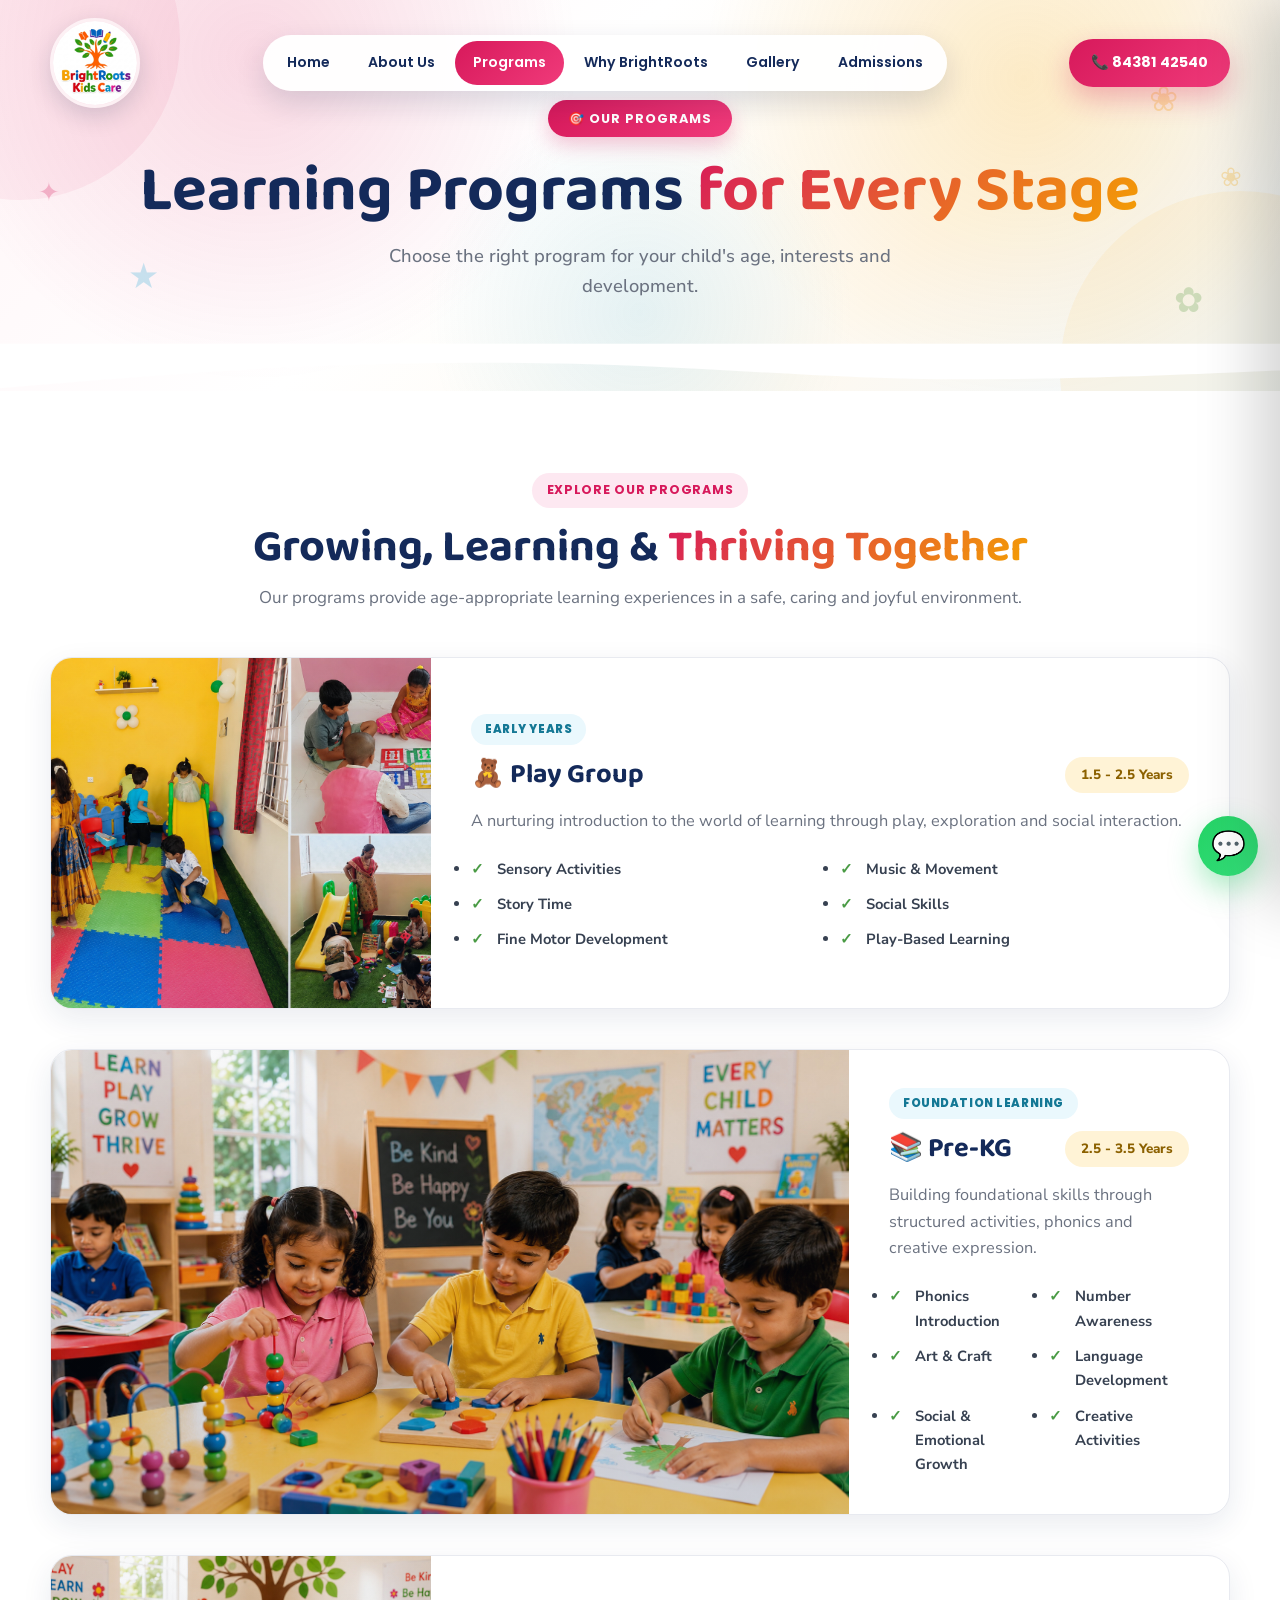
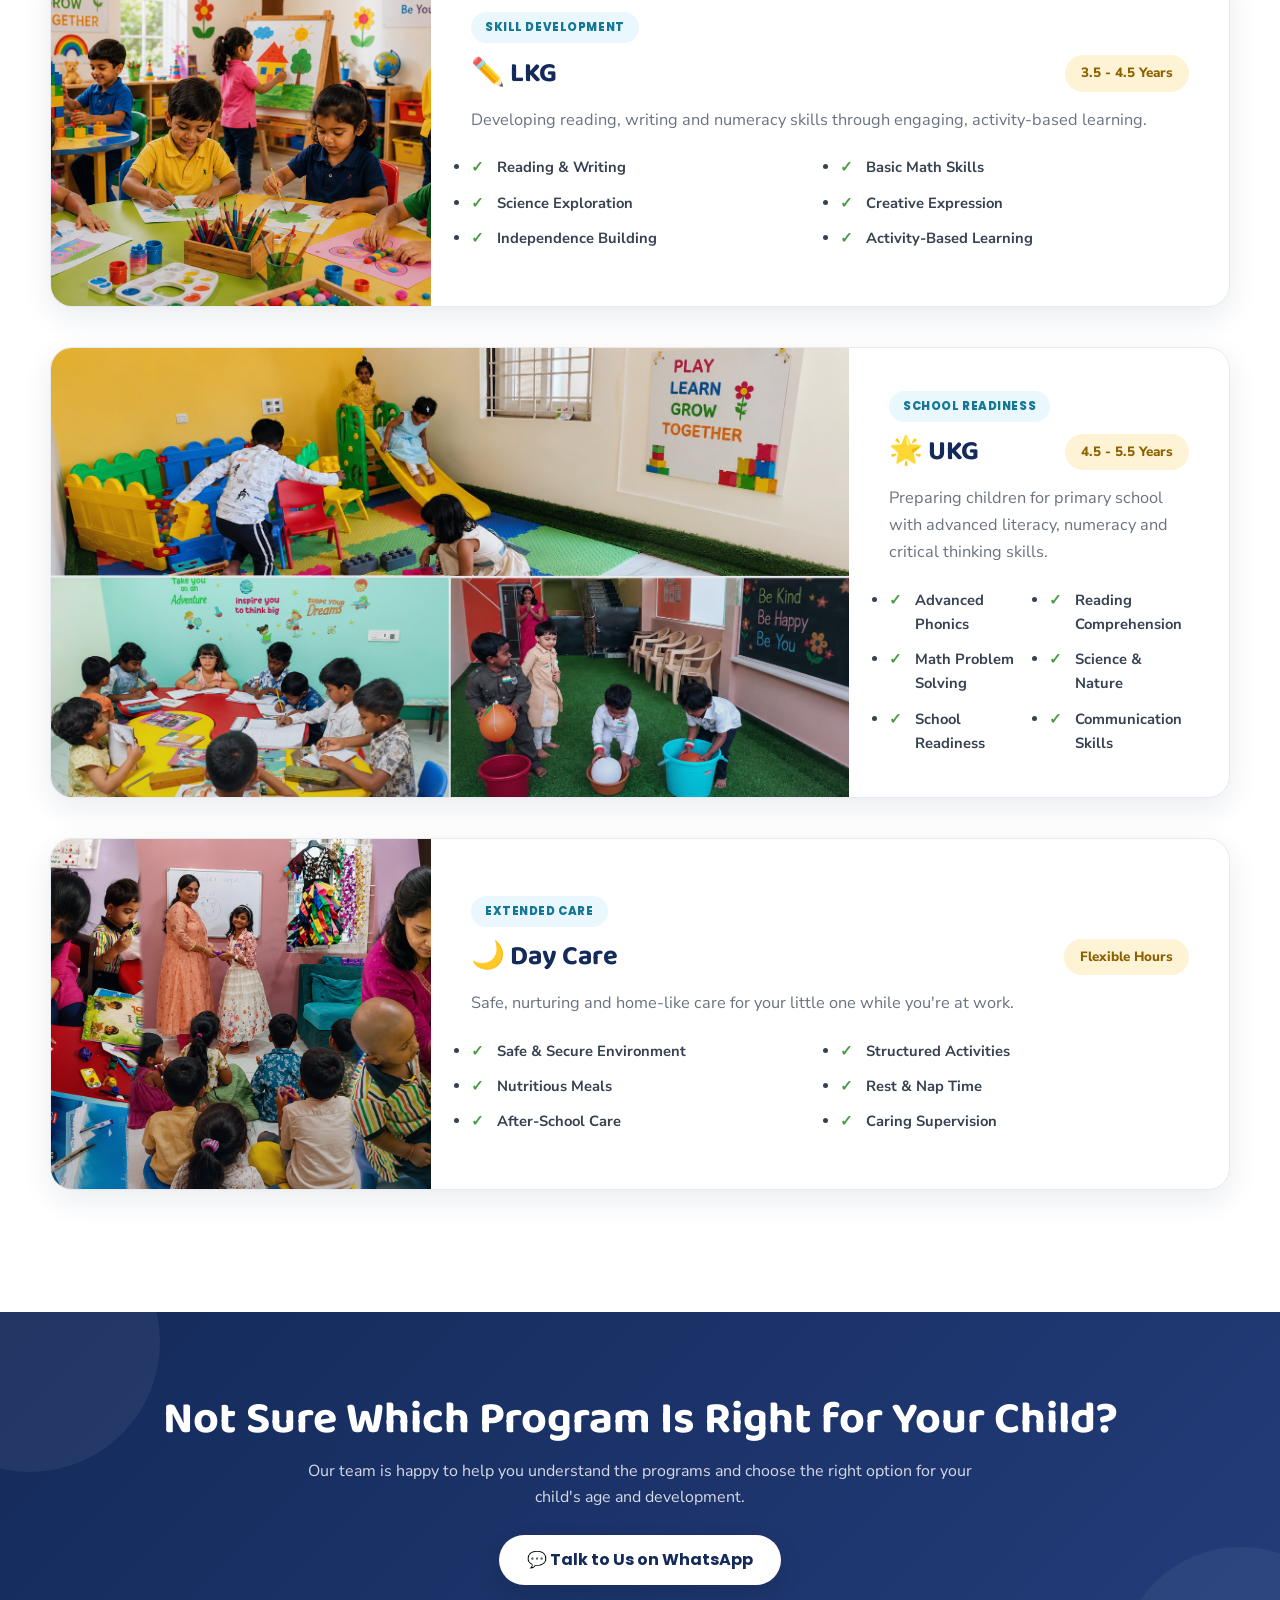
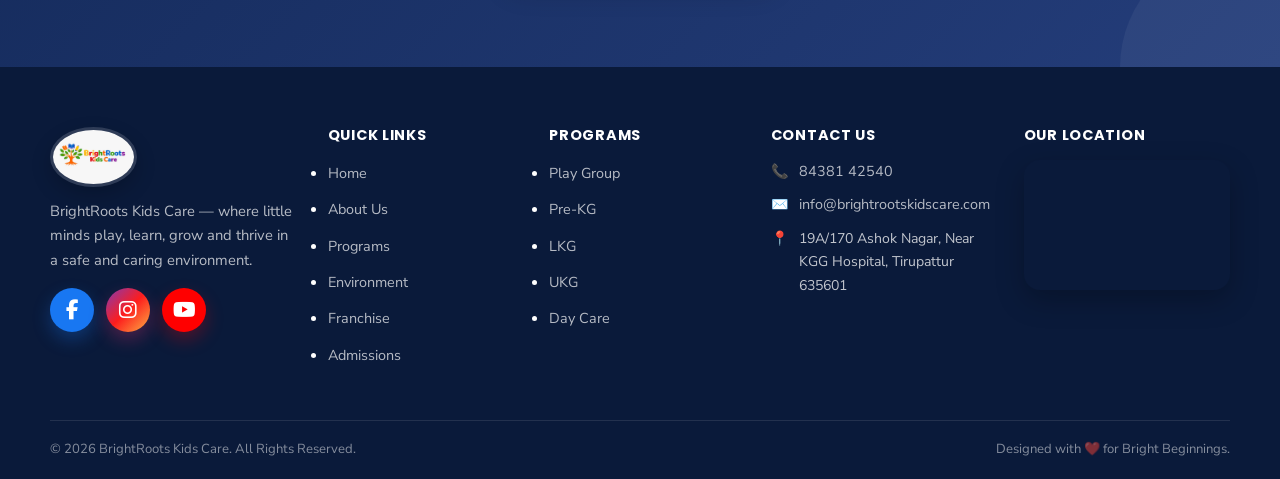
<file: programs.html>
<!DOCTYPE html>
<html lang="en">
<head>
    <meta charset="UTF-8" />
    <meta name="viewport" content="width=device-width, initial-scale=1.0" />
    <title>Programs | BrightRoots Kids Care</title>
    <meta name="description" content="Explore Play Group, Pre-KG, LKG, UKG and Day Care programs at BrightRoots Kids Care in Tirupattur." />

    <!-- Font Awesome for social icons -->
    <link rel="stylesheet" href="https://cdnjs.cloudflare.com/ajax/libs/font-awesome/6.5.0/css/all.min.css" />

    <style>
        /* ============================================================
           BRIGHTROOTS KIDS CARE — PROGRAMS PAGE STYLES
           ============================================================ */

        @import url('https://fonts.googleapis.com/css2?family=Baloo+2:wght@500;600;700;800&family=Nunito+Sans:wght@400;600;700;800&family=Poppins:wght@500;600;700;800&display=swap');

        :root {
            --navy: #142A5A;
            --navy-dark: #0A1A3A;
            --pink: #D7195B;
            --pink-dark: #B01345;
            --pink-glow: #f03a7a;
            --pink-light: #fde8f1;
            --gold: #F5A400;
            --gold-glow: #ffd966;
            --gold-light: #fff3d6;
            --green: #4A9B45;
            --green-glow: #5fd07a;
            --green-light: #e3f7ec;
            --blue: #28A9D6;
            --blue-glow: #5ac8f0;
            --blue-light: #eaf8fd;
            --cream: #FFFCF8;
            --white: #fff;
            --text: #374151;
            --muted: #6B7280;
            --gray-500: #6B7280;
            --line: #E8EAF0;
            --shadow: 0 10px 30px rgba(20, 42, 90, .09);
            --shadow-lg: 0 18px 45px rgba(20, 42, 90, .14);
            --shadow-glow: 0 12px 28px rgba(215, 25, 91, .30);
            --radius: 22px;
        }

        * {
            box-sizing: border-box;
            margin: 0;
            padding: 0;
        }
        html {
            scroll-behavior: smooth;
        }
        body {
            font-family: 'Nunito Sans', sans-serif;
            color: var(--text);
            background: #fff;
            line-height: 1.65;
            overflow-x: hidden;
        }
        a {
            color: inherit;
            text-decoration: none;
        }
        img {
            display: block;
            max-width: 100%;
        }
        .container {
            width: min(1180px, calc(100% - 40px));
            margin: auto;
        }
        .text-center {
            text-align: center;
        }

        h1,
        h2,
        h3,
        h4 {
            font-family: 'Baloo 2', cursive;
            color: var(--navy);
            line-height: 1.15;
        }
        h1 {
            font-size: clamp(2.5rem, 5vw, 4.2rem);
        }
        h2 {
            font-size: clamp(2rem, 3.5vw, 3rem);
        }
        h3 {
            font-size: 1.65rem;
        }
        h4 {
            font-size: 1.25rem;
        }
        p {
            color: var(--muted);
        }

        .gradient-text {
            background: linear-gradient(135deg, var(--pink), var(--gold));
            -webkit-background-clip: text;
            background-clip: text;
            color: transparent;
        }

        /* ============================================================
                   HEADER (consistent with home page)
                   ============================================================ */
      .header {
            position: absolute;
            top: 0;
            left: 0;
            right: 0;
            z-index: 2000;
            padding: 18px 0 0;
        }
        .header-inner {
            display: flex;
            align-items: center;
            justify-content: space-between;
            gap: 16px;
        }

        .brand-logo {
            display: flex;
            align-items: center;
            flex-shrink: 0;
            transition: transform .2s ease;
        }
        .brand-logo:hover {
            transform: translateY(-2px);
        }
        .brand-logo img {
            width: 90px;
            height: 90px;
            border-radius: 50%;
            object-fit: cover;
            border: 3px solid rgba(255, 255, 255, 0.6);
            box-shadow: 0 8px 24px rgba(6, 24, 61, 0.16);
        }
        .brand-text {
            margin-left: 12px;
            line-height: 1.1;
        }
        .brand-text .main {
            font-family: 'Baloo 2', cursive;
            font-size: 1.4rem;
            font-weight: 700;
            color: #fff;
            display: block;
            text-shadow: 0 2px 12px rgba(0, 0, 0, 0.2);
        }
        .brand-text .sub {
            font-family: 'Poppins', sans-serif;
            font-size: .62rem;
            font-weight: 700;
            letter-spacing: .1em;
            text-transform: uppercase;
            color: var(--gold);
            display: block;
            text-shadow: 0 1px 8px rgba(0, 0, 0, 0.15);
        }

        .nav {
            display: flex;
            align-items: center;
            gap: 2px;
            background: rgba(255, 255, 255, .96);
            border-radius: 999px;
            padding: 6px;
            box-shadow: 0 12px 30px rgba(6, 24, 61, .14);
        }
        .nav a {
            padding: 10px 18px;
            border-radius: 999px;
            font-family: 'Poppins', sans-serif;
            font-size: .88rem;
            font-weight: 600;
            color: var(--navy);
            transition: .2s ease;
        }
        .nav a:hover {
            color: var(--pink);
        }
        .nav a.active {
            background: linear-gradient(135deg, var(--pink), var(--pink-glow));
            color: #fff;
        }

        .header-phone {
            display: inline-flex;
            align-items: center;
            gap: 8px;
            background: linear-gradient(135deg, var(--pink), var(--pink-glow));
            color: #fff;
            padding: 12px 22px;
            border-radius: 999px;
            font-family: 'Poppins', sans-serif;
            font-weight: 700;
            font-size: .9rem;
            box-shadow: var(--shadow-glow);
            flex-shrink: 0;
            transition: .2s ease;
        }
        .header-phone:hover {
            transform: translateY(-2px);
        }

        .menu-toggle {
            display: none;
            width: 52px;
            height: 52px;
            border: none;
            border-radius: 50%;
            background: linear-gradient(135deg, var(--pink), var(--pink-glow));
            color: #fff;
            cursor: pointer;
            font-size: 24px;
            line-height: 1;
            box-shadow: var(--shadow-glow);
            flex-shrink: 0;
        }

        /* Mobile menu */
        .mobile-backdrop {
            position: fixed;
            inset: 0;
            background: rgba(6, 18, 45, .6);
            z-index: 2090;
            display: none;
        }
        .mobile-backdrop.open {
            display: block;
        }

        .mobile-menu {
            position: fixed;
            top: 0;
            right: 0;
            bottom: 0;
            width: min(330px, 88vw);
            background: #fff;
            z-index: 2100;
            padding: 32px 24px;
            transform: translateX(100%);
            transition: transform .35s cubic-bezier(.22, .68, 0, 1);
            box-shadow: -20px 0 60px rgba(0, 0, 0, .18);
            overflow-y: auto;
        }
        .mobile-menu.open {
            transform: translateX(0);
        }
        .mobile-close {
            position: absolute;
            top: 16px;
            right: 16px;
            width: 40px;
            height: 40px;
            border: none;
            border-radius: 50%;
            background: #f0f2f7;
            color: var(--navy);
            cursor: pointer;
            font-size: 18px;
        }
        .mobile-logo {
            text-align: center;
            padding: 6px 0 22px;
        }
        .mobile-logo img {
            width: 70px;
            height: 70px;
            border-radius: 50%;
            object-fit: cover;
            margin: 0 auto;
            border: 3px solid var(--pink-light);
            box-shadow: 0 8px 20px rgba(6, 24, 61, .12);
        }
        .mobile-menu>a {
            display: block;
            padding: 14px 4px;
            border-bottom: 1px solid #edf0f4;
            font-family: 'Poppins', sans-serif;
            font-weight: 600;
            color: var(--navy);
        }
        .mobile-menu>a:hover,
        .mobile-menu>a.active {
            color: var(--pink);
        }
        .mobile-actions {
            display: grid;
            gap: 12px;
            margin-top: 28px;
        }
        .mobile-actions a {
            display: block;
            text-align: center;
            border-radius: 999px;
            padding: 14px 15px;
            color: #fff !important;
            background: linear-gradient(135deg, var(--pink), var(--pink-glow));
            font-family: 'Poppins', sans-serif;
            font-weight: 700;
        }
        .mobile-actions a.whatsapp {
            background: linear-gradient(135deg, var(--green), var(--green-glow));
        }



        /* ============================================================
                   PAGE BANNER — COLORFUL HERO
                   ============================================================ */
        .page-banner {
            position: relative;
            overflow: hidden;
            padding: 100px 0 90px;
            text-align: center;
            background:
                radial-gradient(circle at 20% 15%, rgba(215, 25, 91, .15), transparent 30%),
                radial-gradient(circle at 80% 20%, rgba(245, 164, 0, .18), transparent 30%),
                radial-gradient(circle at 50% 80%, rgba(40, 169, 214, .12), transparent 30%),
                linear-gradient(135deg, #fff5f7 0%, #fff 40%, #fef9f0 70%, #f0f8ff 100%);
        }
        .page-banner:before,
        .page-banner:after {
            content: "";
            position: absolute;
            border-radius: 50%;
            pointer-events: none;
        }
        .page-banner:before {
            width: 320px;
            height: 320px;
            background: rgba(215, 25, 91, .06);
            left: -140px;
            top: -120px;
        }
        .page-banner:after {
            width: 360px;
            height: 360px;
            background: rgba(245, 164, 0, .07);
            right: -140px;
            bottom: -160px;
        }

        /* Decorative floating elements */
        .page-banner .deco {
            position: absolute;
            font-size: 2.2rem;
            opacity: .25;
            z-index: 0;
            pointer-events: none;
            animation: float-deco 6s ease-in-out infinite;
        }
        .page-banner .deco.d1 {
            top: 12%;
            left: 6%;
            color: var(--pink);
            animation-delay: 0s;
        }
        .page-banner .deco.d2 {
            top: 18%;
            right: 8%;
            color: var(--gold);
            animation-delay: 1.2s;
        }
        .page-banner .deco.d3 {
            bottom: 22%;
            left: 10%;
            color: var(--blue);
            animation-delay: 2.4s;
        }
        .page-banner .deco.d4 {
            bottom: 16%;
            right: 6%;
            color: var(--green);
            animation-delay: 0.8s;
        }
        .page-banner .deco.d5 {
            top: 44%;
            left: 3%;
            color: var(--pink);
            animation-delay: 1.8s;
            font-size: 1.6rem;
        }
        .page-banner .deco.d6 {
            top: 40%;
            right: 3%;
            color: var(--gold);
            animation-delay: 3s;
            font-size: 1.6rem;
        }

        @keyframes float-deco {
            0%,
            100% {
                transform: translateY(0) rotate(0deg);
            }
            50% {
                transform: translateY(-18px) rotate(8deg);
            }
        }

        .page-banner .container {
            position: relative;
            z-index: 1;
        }

        .page-banner .eyebrow {
            display: inline-block;
            padding: 8px 20px;
            border-radius: 999px;
            background: linear-gradient(135deg, var(--pink), var(--pink-glow));
            color: #fff;
            font-family: 'Poppins', sans-serif;
            font-size: .8rem;
            font-weight: 700;
            letter-spacing: .08em;
            text-transform: uppercase;
            margin-bottom: 18px;
            box-shadow: 0 8px 20px rgba(215, 25, 91, .25);
        }

        .page-banner h1 {
            margin-bottom: 12px;
            color: var(--navy);
        }
        .page-banner h1 .gradient-text {
            background: linear-gradient(135deg, var(--pink), var(--gold));
            -webkit-background-clip: text;
            background-clip: text;
            color: transparent;
        }
        .page-banner p {
            font-size: 1.15rem;
            color: var(--muted);
            max-width: 580px;
            margin: 0 auto;
            font-weight: 500;
        }

        .page-banner .banner-shape {
            position: absolute;
            bottom: 0;
            left: 0;
            right: 0;
            line-height: 0;
            z-index: 1;
        }
        .page-banner .banner-shape svg {
            width: 100%;
            height: 50px;
            display: block;
        }

        /* ============================================================
                   SECTION UTILITIES
                   ============================================================ */
        .section-padding {
            padding: 82px 0;
        }
        .bg-cream {
            background: var(--cream);
        }

        .eyebrow {
            display: inline-block;
            padding: 7px 15px;
            border-radius: 999px;
            background: var(--pink-light);
            color: var(--pink);
            font-family: 'Poppins', sans-serif;
            font-size: .78rem;
            font-weight: 700;
            letter-spacing: .06em;
            text-transform: uppercase;
            margin-bottom: 14px;
        }
        .eyebrow.gold {
            background: var(--gold-light);
            color: #9a6800;
        }
        .eyebrow.green {
            background: var(--green-light);
            color: #3d8239;
        }
        .eyebrow.blue {
            background: var(--blue-light);
            color: #1782aa;
        }

        .section-title {
            text-align: center;
            max-width: 780px;
            margin: 0 auto 45px;
        }
        .section-title p {
            margin-top: 10px;
            font-size: 1.06rem;
        }

        /* ============================================================
                   BUTTONS
                   ============================================================ */
        .btn {
            display: inline-flex;
            align-items: center;
            justify-content: center;
            gap: 8px;
            min-height: 50px;
            padding: 12px 28px;
            border: 0;
            border-radius: 999px;
            font-family: 'Poppins', sans-serif;
            font-weight: 700;
            cursor: pointer;
            transition: transform .2s ease, box-shadow .2s ease;
        }
        .btn:hover {
            transform: translateY(-2px);
        }
        .btn-primary {
            background: linear-gradient(135deg, var(--pink), var(--pink-glow));
            color: #fff;
            box-shadow: 0 10px 25px rgba(215, 25, 91, .28);
        }
        .btn-primary:hover {
            box-shadow: 0 16px 35px rgba(215, 25, 91, .38);
        }
        .btn-white {
            background: #fff;
            color: var(--navy);
            box-shadow: 0 10px 25px rgba(0, 0, 0, .12);
        }
        .btn-white:hover {
            box-shadow: 0 16px 35px rgba(0, 0, 0, .18);
        }

        /* ============================================================
                   PROGRAM CARD
                   ============================================================ */
        .program-card {
            display: grid;
            grid-template-columns: 380px 1fr;
            min-height: 350px;
            background: #fff;
            border: 1px solid var(--line);
            border-radius: var(--radius);
            overflow: hidden;
            box-shadow: var(--shadow);
            transition: transform .3s ease, box-shadow .3s ease;
            margin-bottom: 40px;
        }
        .program-card:hover {
            transform: translateY(-5px);
            box-shadow: var(--shadow-lg);
        }

        .program-card.reverse {
            grid-template-columns: 1fr 380px;
        }

        .program-image {
            position: relative;
            min-height: 350px;
            overflow: hidden;
            background: #f1f3f7;
        }
        .program-image img {
            width: 100%;
            height: 100%;
            object-fit: cover;
            transition: transform .5s ease;
        }
        .program-card:hover .program-image img {
            transform: scale(1.05);
        }

        .program-image::after {
            content: "";
            position: absolute;
            inset: 0;
            background: linear-gradient(180deg, rgba(20, 42, 90, .02), rgba(20, 42, 90, .15));
            pointer-events: none;
        }

        .program-content {
            padding: 38px 40px;
            display: flex;
            flex-direction: column;
            justify-content: center;
        }

        .program-label {
            display: inline-flex;
            width: fit-content;
            padding: 6px 14px;
            margin-bottom: 12px;
            border-radius: 999px;
            background: var(--blue-light);
            color: #147895;
            font-family: 'Poppins', sans-serif;
            font-size: .72rem;
            font-weight: 800;
            text-transform: uppercase;
            letter-spacing: .05em;
        }

        .program-top {
            display: flex;
            align-items: center;
            justify-content: space-between;
            gap: 20px;
            margin-bottom: 15px;
        }
        .program-title {
            display: flex;
            align-items: center;
            gap: 10px;
        }
        .program-title h3 {
            margin: 0;
            font-size: 1.7rem;
        }

        .age-tag {
            display: inline-flex;
            align-items: center;
            justify-content: center;
            padding: 7px 16px;
            border-radius: 999px;
            background: var(--gold-light);
            color: #8C6100;
            font-size: .84rem;
            font-weight: 800;
            white-space: nowrap;
        }

        .program-description {
            margin-bottom: 22px;
            font-size: 1.02rem;
        }

        .program-features {
            display: grid;
            grid-template-columns: repeat(2, 1fr);
            gap: 11px 20px;
        }
        .program-features li {
            position: relative;
            padding-left: 26px;
            color: var(--text);
            font-weight: 700;
            font-size: .92rem;
        }
        .program-features li::before {
            content: "✓";
            position: absolute;
            left: 0;
            top: 0;
            color: var(--green);
            font-weight: 900;
        }

        /* ============================================================
                   CTA SECTION
                   ============================================================ */
        .program-cta {
            position: relative;
            overflow: hidden;
            background: linear-gradient(135deg, var(--navy), #243D7A);
            text-align: center;
        }
        .program-cta::before {
            content: "";
            position: absolute;
            width: 260px;
            height: 260px;
            border-radius: 50%;
            background: rgba(255, 255, 255, .06);
            left: -100px;
            top: -100px;
        }
        .program-cta::after {
            content: "";
            position: absolute;
            width: 240px;
            height: 240px;
            border-radius: 50%;
            background: rgba(255, 255, 255, .05);
            right: -80px;
            bottom: -120px;
        }
        .program-cta .container {
            position: relative;
            z-index: 1;
        }
        .program-cta h2 {
            color: #fff;
            margin-bottom: 12px;
        }
        .program-cta p {
            max-width: 680px;
            margin: 0 auto;
            color: rgba(255, 255, 255, .82);
        }
        .program-cta .btn {
            margin-top: 24px;
        }

        /* ============================================================
                   FOOTER
                   ============================================================ */
            .footer {
            background: var(--navy-dark);
            color: #fff;
            padding: 60px 0 0;
        }
        .footer-grid {
            display: grid;
            grid-template-columns: 1.3fr 1fr 1fr 1.1fr 1.1fr;
            gap: 34px;
        }
        .footer-logo-wrap {
            display: flex;
            align-items: center;
            gap: 12px;
            margin-bottom: 12px;
        }
        .footer-logo-wrap img {
            height: 60px;
            width: auto;
            object-fit: contain;
            border-radius: 50%;
            border: 3px solid rgba(255, 255, 255, 0.15);
            box-shadow: 0 8px 20px rgba(0, 0, 0, 0.2);
        }
        .footer-logo-wrap .footer-brand-text {
            line-height: 1.1;
        }
        .footer-logo-wrap .footer-brand-text .main {
            font-family: 'Baloo 2', cursive;
            font-size: 1.3rem;
            font-weight: 700;
            color: #fff;
            display: block;
        }
        .footer-logo-wrap .footer-brand-text .sub {
            font-family: 'Poppins', sans-serif;
            font-size: .6rem;
            font-weight: 700;
            letter-spacing: .08em;
            text-transform: uppercase;
            color: var(--gold);
            display: block;
        }
        .footer-brand p {
            color: rgba(255, 255, 255, .7);
            font-size: .92rem;
            margin-bottom: 16px;
        }
        .footer-social {
            display: flex;
            gap: 12px;
            margin-top: 12px;
        }
        .footer-social a {
            width: 44px;
            height: 44px;
            display: flex;
            align-items: center;
            justify-content: center;
            border-radius: 50%;
            color: #fff;
            font-size: 20px;
            transition: transform .25s ease, box-shadow .25s ease;
        }
        .footer-social .facebook {
            background: #1877f2;
            box-shadow: 0 8px 18px rgba(24, 119, 242, .30);
        }
        .footer-social .instagram {
            background: linear-gradient(135deg, #833ab4, #fd1d1d, #fcb045);
            box-shadow: 0 8px 18px rgba(225, 48, 108, .30);
        }
        .footer-social .youtube {
            background: #ff0000;
            box-shadow: 0 8px 18px rgba(255, 0, 0, .28);
        }
        .footer-social a:hover {
            transform: translateY(-4px) scale(1.05);
        }
        .footer-social .facebook:hover {
            box-shadow: 0 12px 25px rgba(24, 119, 242, .45);
        }
        .footer-social .instagram:hover {
            box-shadow: 0 12px 25px rgba(225, 48, 108, .45);
        }
        .footer-social .youtube:hover {
            box-shadow: 0 12px 25px rgba(255, 0, 0, .40);
        }
        .footer h4 {
            color: #fff;
            font-family: 'Poppins', sans-serif;
            font-size: .9rem;
            text-transform: uppercase;
            letter-spacing: .05em;
            margin-bottom: 16px;
        }
        .footer ul li {
            margin-bottom: 10px;
        }
        .footer ul li a {
            color: rgba(255, 255, 255, .7);
            font-size: .9rem;
            transition: .2s ease;
        }
        .footer ul li a:hover {
            color: var(--gold);
        }
        .footer-contact li {
            display: flex;
            gap: 10px;
            align-items: flex-start;
            color: rgba(255, 255, 255, .75);
            font-size: .88rem;
            margin-bottom: 12px;
        }
        .footer-contact li a {
            color: rgba(255, 255, 255, .85);
        }
        .footer-contact .ic {
            color: var(--gold);
            flex-shrink: 0;
        }
        .footer-map {
            border-radius: 16px;
            overflow: hidden;
            box-shadow: 0 10px 28px rgba(0, 0, 0, .25);
        }
        .footer-map iframe {
            width: 100%;
            height: 130px;
            border: 0;
            display: block;
            filter: grayscale(.12);
        }
        .footer-bottom {
            margin-top: 42px;
            padding: 18px 0;
            border-top: 1px solid rgba(255, 255, 255, .10);
            display: flex;
            justify-content: space-between;
            flex-wrap: wrap;
            gap: 8px;
        }
        .footer-bottom p {
            color: rgba(255, 255, 255, .5);
            font-size: .82rem;
        }
        @media (max-width: 1100px) {
            .footer-grid {
                grid-template-columns: 1fr 1fr 1fr;
            }
        }
        @media (max-width: 760px) {
            .footer-grid {
                grid-template-columns: 1fr;
                gap: 28px;
            }
            .footer {
                padding-bottom: 90px;
            }
            .footer-logo-wrap img {
                height: 50px;
            }
        }

        /* ============================================================
                   STICKY BAR & WHATSAPP FLOAT
                   ============================================================ */
        .sticky-bar {
            display: none;
            position: fixed;
            left: 0;
            right: 0;
            bottom: 0;
            z-index: 1900;
            background: rgba(255, 255, 255, .98);
            border-top: 1px solid #e5e8ee;
            box-shadow: 0 -8px 28px rgba(6, 24, 61, .10);
        }
        .sticky-grid {
            display: grid;
            grid-template-columns: repeat(3, 1fr);
        }
        .sticky-grid a {
            display: flex;
            flex-direction: column;
            align-items: center;
            justify-content: center;
            min-height: 66px;
            font-size: .7rem;
            font-family: 'Poppins', sans-serif;
            font-weight: 700;
            color: var(--navy);
        }
        .sticky-grid a span {
            font-size: 22px;
            line-height: 1.2;
        }
        .sticky-grid a.whatsapp {
            color: #16a34a;
        }

        .whatsapp-float {
            position: fixed;
            right: 22px;
            bottom: 24px;
            width: 60px;
            height: 60px;
            border-radius: 50%;
            display: flex;
            align-items: center;
            justify-content: center;
            background: linear-gradient(135deg, #25d366, #34e07a);
            color: #fff;
            font-size: 28px;
            z-index: 1950;
            box-shadow: 0 12px 30px rgba(37, 211, 102, .38);
            transition: .25s ease;
        }
        .whatsapp-float:hover {
            transform: scale(1.08);
        }
        /* ============================================================
                   SCROLL ANIMATIONS
                   ============================================================ */
        .scroll-animate {
            opacity: 0;
            transform: translateY(30px);
            transition: opacity .7s ease, transform .7s ease;
        }
        .scroll-animate.visible {
            opacity: 1;
            transform: translateY(0);
        }

        /* ============================================================
                   RESPONSIVE
                   ============================================================ */
        @media (max-width: 1100px) {
            .footer-grid {
                grid-template-columns: 1fr 1fr 1fr;
            }
        }

        @media (max-width: 1000px) {
            .program-card,
            .program-card.reverse {
                grid-template-columns: 300px 1fr;
            }
            .program-content {
                padding: 30px;
            }
        }

        @media (max-width: 900px) {
            .nav {
                display: none;
            }
            .menu-toggle {
                display: flex;
                align-items: center;
                justify-content: center;
            }
            .header .container {
                justify-content: space-between;
            }
            .header-phone {
                display: none;
            }
            .footer-grid {
                grid-template-columns: 1fr 1fr;
            }
            .page-banner .deco {
                display: none;
            }
        }

        @media (max-width: 760px) {
            .container {
                width: min(100% - 28px, 600px);
            }
            .page-banner {
                padding: 75px 0 60px;
            }
            .page-banner h1 {
                font-size: 2.2rem;
            }
            .page-banner p {
                font-size: 1rem;
            }
            .section-padding {
                padding: 60px 0;
            }
            .section-title h2 {
                font-size: 2rem;
            }
            .program-card,
            .program-card.reverse {
                display: block;
                border-radius: 22px;
                margin-bottom: 30px;
            }
            .program-image {
                width: 100%;
                height: 250px;
                min-height: 250px;
            }
            .program-card.reverse .program-image {
                width: 100%;
            }
            .program-content {
                padding: 25px 22px 28px;
            }
            .program-top {
                flex-direction: column;
                align-items: flex-start;
                gap: 10px;
            }
            .program-title h3 {
                font-size: 1.5rem;
            }
            .program-description {
                font-size: .96rem;
                margin-bottom: 18px;
            }
            .program-features {
                grid-template-columns: 1fr;
                gap: 9px;
            }
            .program-cta h2 {
                font-size: 2rem;
            }
            .footer-grid {
                grid-template-columns: 1fr;
                gap: 28px;
            }
            .footer {
                padding-bottom: 90px;
            }
            .whatsapp-float {
                right: 15px;
                bottom: 78px;
                width: 52px;
                height: 52px;
                font-size: 22px;
            }
            .sticky-bar {
                display: block;
            }
            .footer-brand p {
                max-width: 100%;
            }
        }

        @media (max-width: 430px) {
            .container {
                width: calc(100% - 22px);
            }
            .page-banner {
                padding: 70px 0 55px;
            }
            .page-banner h1 {
                font-size: 1.9rem;
            }
            .section-padding {
                padding: 50px 0;
            }
            .program-image {
                height: 220px;
                min-height: 220px;
            }
            .program-content {
                padding: 22px 18px 25px;
            }
            .program-title h3 {
                font-size: 1.4rem;
            }
            .mobile-menu {
                width: 90vw;
            }
        }

        @media (prefers-reduced-motion: reduce) {
            html {
                scroll-behavior: auto;
            }
            *,
            *::before,
            *::after {
                transition: none !important;
                animation: none !important;
            }
        }
    </style>
</head>
<body>

    <!-- ============================================================
    HEADER (consistent with home page)
    ============================================================ -->
   <header class="header" id="header">
        <div class="container header-inner">
            <a href="index.html" class="brand-logo" aria-label="BrightRoots Kids Care Home">
                <img src="images/logo.jpg" alt="BrightRoots Kids Care" />
            </a>

            <nav class="nav" aria-label="Main navigation">
               <a href="index.html" >Home</a>
        <a href="about.html" >About Us</a>
        <a href="programs.html" class="active">Programs</a>
        <a href="whybrightroots.html">Why BrightRoots</a>
        <a href="gallery.html">Gallery</a>
        <a href="admissions.html">Admissions</a>
            </nav>

            <a class="header-phone" href="tel:918438142540">📞 84381 42540</a>

            <button class="menu-toggle" id="menuToggle" type="button" aria-label="Open menu" aria-expanded="false">☰</button>
        </div>
    </header>

    <!-- ============================================================
    MOBILE MENU
    ============================================================ -->
    <div class="mobile-backdrop" id="mobileBackdrop"></div>
    <aside class="mobile-menu" id="mobileMenu" aria-hidden="true">
        <button class="mobile-close" id="closeMenu" type="button" aria-label="Close menu">✕</button>
        <div class="mobile-logo">
            <img src="images/kidslogo.jpg" alt="BrightRoots Kids Care" />
        </div>
        <a href="index.html">Home</a>
        <a href="about.html">About Us</a>
        <a href="programs.html" class="active">Programs</a>
        <a href="whybrightroots.html">Why BrightRoots</a>
        <a href="gallery.html">Gallery</a>
        <a href="admissions.html">Admissions</a>
        <div class="mobile-actions">
            <a href="admissions.html#contact">📅 Enquire Now</a>
            <a class="whatsapp" href="https://wa.me/918438142540?text=Hello%20BrightRoots%20Kids%20Care%2C%20I%20would%20like%20to%20know%20more%20about%20admission%20for%20my%20child." target="_blank" rel="noopener">💬 WhatsApp Us</a>
        </div>
    </aside>
    <!-- ============================================================
    PAGE BANNER — COLORFUL HERO
    ============================================================ -->
    <section class="page-banner">
        <span class="deco d1">✦</span>
        <span class="deco d2">❀</span>
        <span class="deco d3">★</span>
        <span class="deco d4">✿</span>
        <span class="deco d5">✦</span>
        <span class="deco d6">❀</span>

        <div class="container">
            <span class="eyebrow">🎯 Our Programs</span>
            <h1>Learning Programs <span class="gradient-text">for Every Stage</span></h1>
            <p>Choose the right program for your child's age, interests and development.</p>
        </div>

        <div class="banner-shape">
            <svg viewBox="0 0 1440 50" fill="none" xmlns="http://www.w3.org/2000/svg">
                <path d="M0 50L60 45C120 40 240 30 360 25C480 20 600 20 720 25C840 30 960 40 1080 40C1200 40 1320 35 1380 32.5L1440 30V0H0V50Z" fill="#fff" />
            </svg>
        </div>
    </section>

    <!-- ============================================================
    INTRO / ALL PROGRAMS
    ============================================================ -->
    <section class="section-padding">
        <div class="container">
            <div class="section-title scroll-animate">
                <span class="eyebrow">Explore Our Programs</span>
                <h2>Growing, Learning &amp; <span class="gradient-text">Thriving Together</span></h2>
                <p>Our programs provide age-appropriate learning experiences in a safe, caring and joyful environment.</p>
            </div>

            <!-- =====================================================
            PLAY GROUP
            ===================================================== -->
            <section class="program-section scroll-animate" id="play-group" data-delay="100">
                <article class="program-card">
                    <div class="program-image">
                        <img src="images/home6.jpg" alt="BrightRoots Kids Care Play Group children playing" loading="lazy" />
                    </div>
                    <div class="program-content">
                        <span class="program-label">Early Years</span>
                        <div class="program-top">
                            <div class="program-title">
                                <h3>🧸 Play Group</h3>
                            </div>
                            <span class="age-tag">1.5 - 2.5 Years</span>
                        </div>
                        <p class="program-description">A nurturing introduction to the world of learning through play, exploration and social interaction.</p>
                        <ul class="program-features">
                            <li>Sensory Activities</li>
                            <li>Music &amp; Movement</li>
                            <li>Story Time</li>
                            <li>Social Skills</li>
                            <li>Fine Motor Development</li>
                            <li>Play-Based Learning</li>
                        </ul>
                    </div>
                </article>
            </section>

            <!-- =====================================================
            PRE-KG
            ===================================================== -->
            <section class="program-section scroll-animate" id="pre-kg" data-delay="150">
                <article class="program-card reverse">
                    <div class="program-image">
                        <img src="images/home4.jpg" alt="BrightRoots Pre-KG children learning through activities" loading="lazy" />
                    </div>
                    <div class="program-content">
                        <span class="program-label">Foundation Learning</span>
                        <div class="program-top">
                            <div class="program-title">
                                <h3>📚 Pre-KG</h3>
                            </div>
                            <span class="age-tag">2.5 - 3.5 Years</span>
                        </div>
                        <p class="program-description">Building foundational skills through structured activities, phonics and creative expression.</p>
                        <ul class="program-features">
                            <li>Phonics Introduction</li>
                            <li>Number Awareness</li>
                            <li>Art &amp; Craft</li>
                            <li>Language Development</li>
                            <li>Social &amp; Emotional Growth</li>
                            <li>Creative Activities</li>
                        </ul>
                    </div>
                </article>
            </section>

            <!-- =====================================================
            LKG
            ===================================================== -->
            <section class="program-section scroll-animate" id="lkg" data-delay="200">
                <article class="program-card">
                    <div class="program-image">
                        <img src="images/home1.jpg" alt="BrightRoots LKG classroom learning" loading="lazy" />
                    </div>
                    <div class="program-content">
                        <span class="program-label">Skill Development</span>
                        <div class="program-top">
                            <div class="program-title">
                                <h3>✏️ LKG</h3>
                            </div>
                            <span class="age-tag">3.5 - 4.5 Years</span>
                        </div>
                        <p class="program-description">Developing reading, writing and numeracy skills through engaging, activity-based learning.</p>
                        <ul class="program-features">
                            <li>Reading &amp; Writing</li>
                            <li>Basic Math Skills</li>
                            <li>Science Exploration</li>
                            <li>Creative Expression</li>
                            <li>Independence Building</li>
                            <li>Activity-Based Learning</li>
                        </ul>
                    </div>
                </article>
            </section>

            <!-- =====================================================
            UKG
            ===================================================== -->
            <section class="program-section scroll-animate" id="ukg" data-delay="250">
                <article class="program-card reverse">
                    <div class="program-image">
                        <img src="images/home5.jpg" alt="BrightRoots UKG children in classroom" loading="lazy" />
                    </div>
                    <div class="program-content">
                        <span class="program-label">School Readiness</span>
                        <div class="program-top">
                            <div class="program-title">
                                <h3>🌟 UKG</h3>
                            </div>
                            <span class="age-tag">4.5 - 5.5 Years</span>
                        </div>
                        <p class="program-description">Preparing children for primary school with advanced literacy, numeracy and critical thinking skills.</p>
                        <ul class="program-features">
                            <li>Advanced Phonics</li>
                            <li>Reading Comprehension</li>
                            <li>Math Problem Solving</li>
                            <li>Science &amp; Nature</li>
                            <li>School Readiness</li>
                            <li>Communication Skills</li>
                        </ul>
                    </div>
                </article>
            </section>

            <!-- =====================================================
            DAY CARE
            ===================================================== -->
            <section class="program-section scroll-animate" id="day-care" data-delay="300">
                <article class="program-card">
                    <div class="program-image">
                        <img src="images/home3.jpg" alt="BrightRoots Kids Care Day Care environment" loading="lazy" />
                    </div>
                    <div class="program-content">
                        <span class="program-label">Extended Care</span>
                        <div class="program-top">
                            <div class="program-title">
                                <h3>🌙 Day Care</h3>
                            </div>
                            <span class="age-tag">Flexible Hours</span>
                        </div>
                        <p class="program-description">Safe, nurturing and home-like care for your little one while you're at work.</p>
                        <ul class="program-features">
                            <li>Safe &amp; Secure Environment</li>
                            <li>Structured Activities</li>
                            <li>Nutritious Meals</li>
                            <li>Rest &amp; Nap Time</li>
                            <li>After-School Care</li>
                            <li>Caring Supervision</li>
                        </ul>
                    </div>
                </article>
            </section>

        </div>
    </section>

    <!-- ============================================================
    CTA SECTION
    ============================================================ -->
    <section class="section-padding program-cta">
        <div class="container">
            <h2>Not Sure Which Program Is Right for Your Child?</h2>
            <p>Our team is happy to help you understand the programs and choose the right option for your child's age and development.</p>
            <a href="https://wa.me/918438142540?text=Hello%20BrightRoots%20Kids%20Care%2C%20I%20need%20help%20choosing%20a%20program%20for%20my%20child." class="btn btn-white" target="_blank" rel="noopener">💬 Talk to Us on WhatsApp</a>
        </div>
    </section>

    <!-- ============================================================
    FOOTER
    ============================================================ -->
    <footer class="footer" id="contact">
        <div class="container">
            <div class="footer-grid">
                <div class="footer-brand">
                    <div class="footer-logo-wrap">
                        <img src="images/logo1.jpg" alt="BrightRoots Kids Care" />
                    </div>
                    <p>BrightRoots Kids Care — where little minds play, learn, grow and thrive in a safe and caring environment.</p>
                    <div class="footer-social">
                        <a href="https://www.facebook.com/people/BrightRoots-Kids-Care-PreSchool-Day-Care/61591009919658/" target="_blank" rel="noopener noreferrer" aria-label="Facebook" class="facebook">
                            <i class="fa-brands fa-facebook-f"></i>
                        </a>
                        <a href="https://www.instagram.com/brightrootskidscare_tirupattur/" target="_blank" rel="noopener noreferrer" aria-label="Instagram" class="instagram">
                            <i class="fa-brands fa-instagram"></i>
                        </a>
                        <a href="#" aria-label="YouTube" class="youtube">
                            <i class="fa-brands fa-youtube"></i>
                        </a>
                    </div>
                </div>

                <div>
                    <h4>Quick Links</h4>
                    <ul>
                        <li><a href="index.html">Home</a></li>
                        <li><a href="about.html">About Us</a></li>
                        <li><a href="programs.html">Programs</a></li>
                        <li><a href="environment.html">Environment</a></li>
                        <li><a href="franchise.html">Franchise</a></li>
                        <li><a href="admissions.html#contact">Admissions</a></li>
                    </ul>
                </div>

                <div>
                    <h4>Programs</h4>
                    <ul>
                        <li><a href="programs.html#play-group">Play Group</a></li>
                        <li><a href="programs.html#pre-kg">Pre-KG</a></li>
                        <li><a href="programs.html#lkg">LKG</a></li>
                        <li><a href="programs.html#ukg">UKG</a></li>
                        <li><a href="programs.html#day-care">Day Care</a></li>
                    </ul>
                </div>

                <div>
                    <h4>Contact Us</h4>
                    <ul class="footer-contact">
                        <li><span class="ic">📞</span> <a href="tel:918438142540">84381 42540</a></li>
                        <li><span class="ic">✉️</span> <a href="mailto:info@brightrootskidscare.com">info@brightrootskidscare.com</a></li>
                        <li><span class="ic">📍</span> 19A/170 Ashok Nagar, Near KGG Hospital, Tirupattur 635601</li>
                    </ul>
                </div>

                <div>
                    <h4>Our Location</h4>
                    <div class="footer-map">
                        <iframe src="https://www.google.com/maps/embed?pb=!1m18!1m12!1m3!1d3895.0567788403832!2d78.5645547758528!3d12.512395624778083!2m3!1f0!2f0!3f0!3m2!1i1024!2i768!4f13.1!3m3!1m2!1s0x3bac552135dbe67d%3A0x9c362f811794a828!2sBRIGHTROOTS%20KIDS%20CARE!5e0!3m2!1sen!2sin!4v1787928396020!5m2!1sen!2sin" loading="lazy" title="BrightRoots Kids Care location map"></iframe>
                    </div>
                </div>
            </div>

            <div class="footer-bottom">
                <p>© <span id="year"></span> BrightRoots Kids Care. All Rights Reserved.</p>
                <p>Designed with ❤️ for Bright Beginnings.</p>
            </div>
        </div>
    </footer>

    <!-- ============================================================
    STICKY BAR & WHATSAPP FLOAT
    ============================================================ -->
    <div class="sticky-bar">
        <div class="sticky-grid">
            <a href="tel:918438142540"><span>📞</span>Call</a>
            <a class="whatsapp" href="https://wa.me/918438142540?text=Hello%20BrightRoots%20Kids%20Care%2C%20I%20would%20like%20to%20know%20more%20about%20your%20programs." target="_blank" rel="noopener"><span>💬</span>WhatsApp</a>
            <a href="https://maps.google.com/maps?q=19A/170+Ashok+Nagar,+Tirupattur" target="_blank" rel="noopener"><span>📍</span>Directions</a>
        </div>
    </div>

    <a class="whatsapp-float" href="https://wa.me/918438142540?text=Hello%20BrightRoots%20Kids%20Care%2C%20I%20would%20like%20to%20know%20more%20about%20your%20programs." target="_blank" rel="noopener" aria-label="WhatsApp">💬</a>

    <!-- ============================================================
    JAVASCRIPT
    ============================================================ -->
    <script>
        document.addEventListener('DOMContentLoaded', function() {

            /* ----- Mobile menu ----- */
            var menuToggle = document.getElementById('menuToggle');
            var mobileMenu = document.getElementById('mobileMenu');
            var mobileBackdrop = document.getElementById('mobileBackdrop');
            var closeMenu = document.getElementById('closeMenu');

            function setMenu(open) {
                mobileMenu.classList.toggle('open', open);
                mobileBackdrop.classList.toggle('open', open);
                mobileMenu.setAttribute('aria-hidden', String(!open));
                menuToggle.setAttribute('aria-expanded', String(open));
                document.body.classList.toggle('menu-open', open);
            }
            if (menuToggle) {
                menuToggle.addEventListener('click', function() { setMenu(true); });
            }
            if (closeMenu) {
                closeMenu.addEventListener('click', function() { setMenu(false); });
            }
            if (mobileBackdrop) {
                mobileBackdrop.addEventListener('click', function() { setMenu(false); });
            }
            if (mobileMenu) {
                mobileMenu.querySelectorAll('a').forEach(function(a) {
                    a.addEventListener('click', function() { setMenu(false); });
                });
            }
            document.addEventListener('keydown', function(e) {
                if (e.key === 'Escape') setMenu(false);
            });

            /* ----- Footer year ----- */
            var yearEl = document.getElementById('year');
            if (yearEl) yearEl.textContent = new Date().getFullYear();

            /* ----- Scroll animations (IntersectionObserver) ----- */
            var animElements = document.querySelectorAll('.scroll-animate');

            var observerOptions = {
                threshold: 0.12,
                rootMargin: '0px 0px -20px 0px'
            };

            var observer = new IntersectionObserver(function(entries) {
                entries.forEach(function(entry) {
                    if (entry.isIntersecting) {
                        var delay = parseInt(entry.target.getAttribute('data-delay')) || 0;
                        setTimeout(function() {
                            entry.target.classList.add('visible');
                        }, delay);
                        observer.unobserve(entry.target);
                    }
                });
            }, observerOptions);

            animElements.forEach(function(el) {
                observer.observe(el);
            });

            /* ----- Program anchor support ----- */
            var hash = window.location.hash;
            if (hash) {
                setTimeout(function() {
                    var target = document.querySelector(hash);
                    if (target) {
                        target.scrollIntoView({ behavior: 'smooth', block: 'start' });
                    }
                }, 400);
            }

        });
    </script>

</body>
</html>
</file>
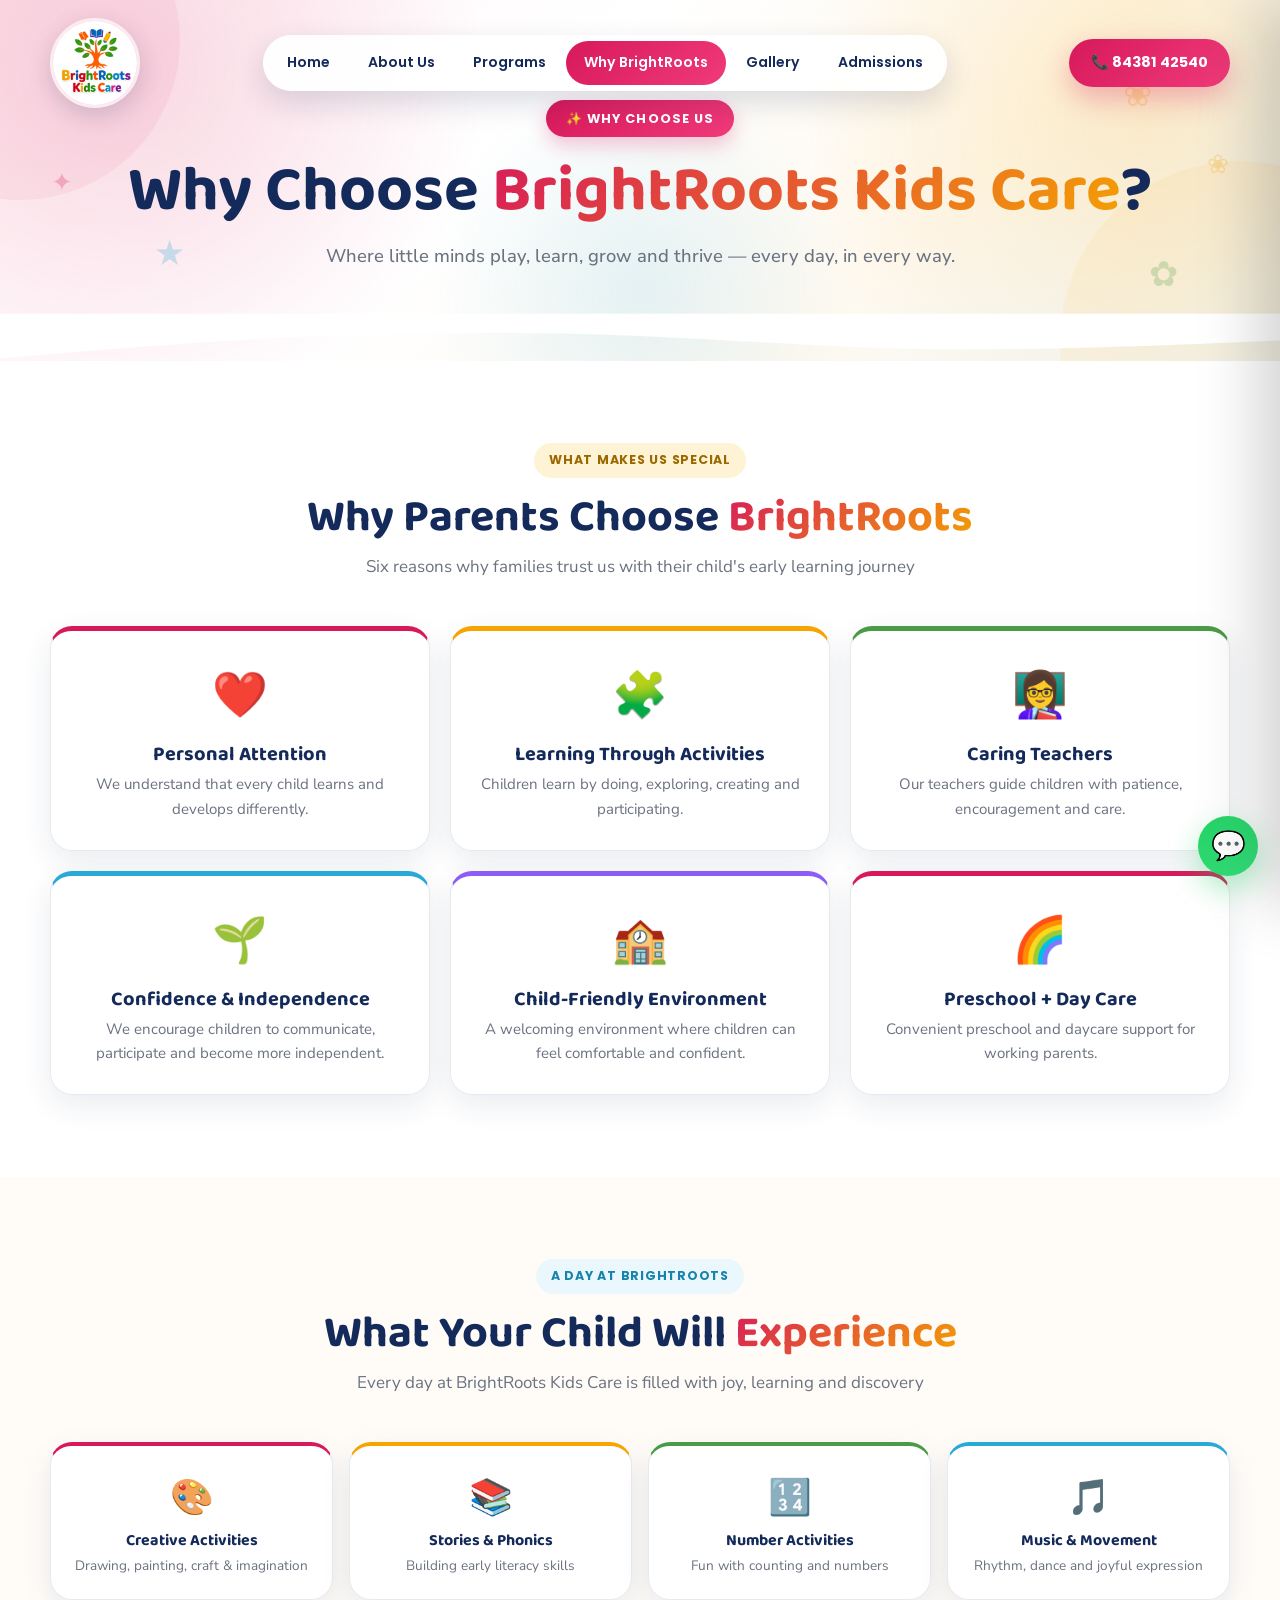
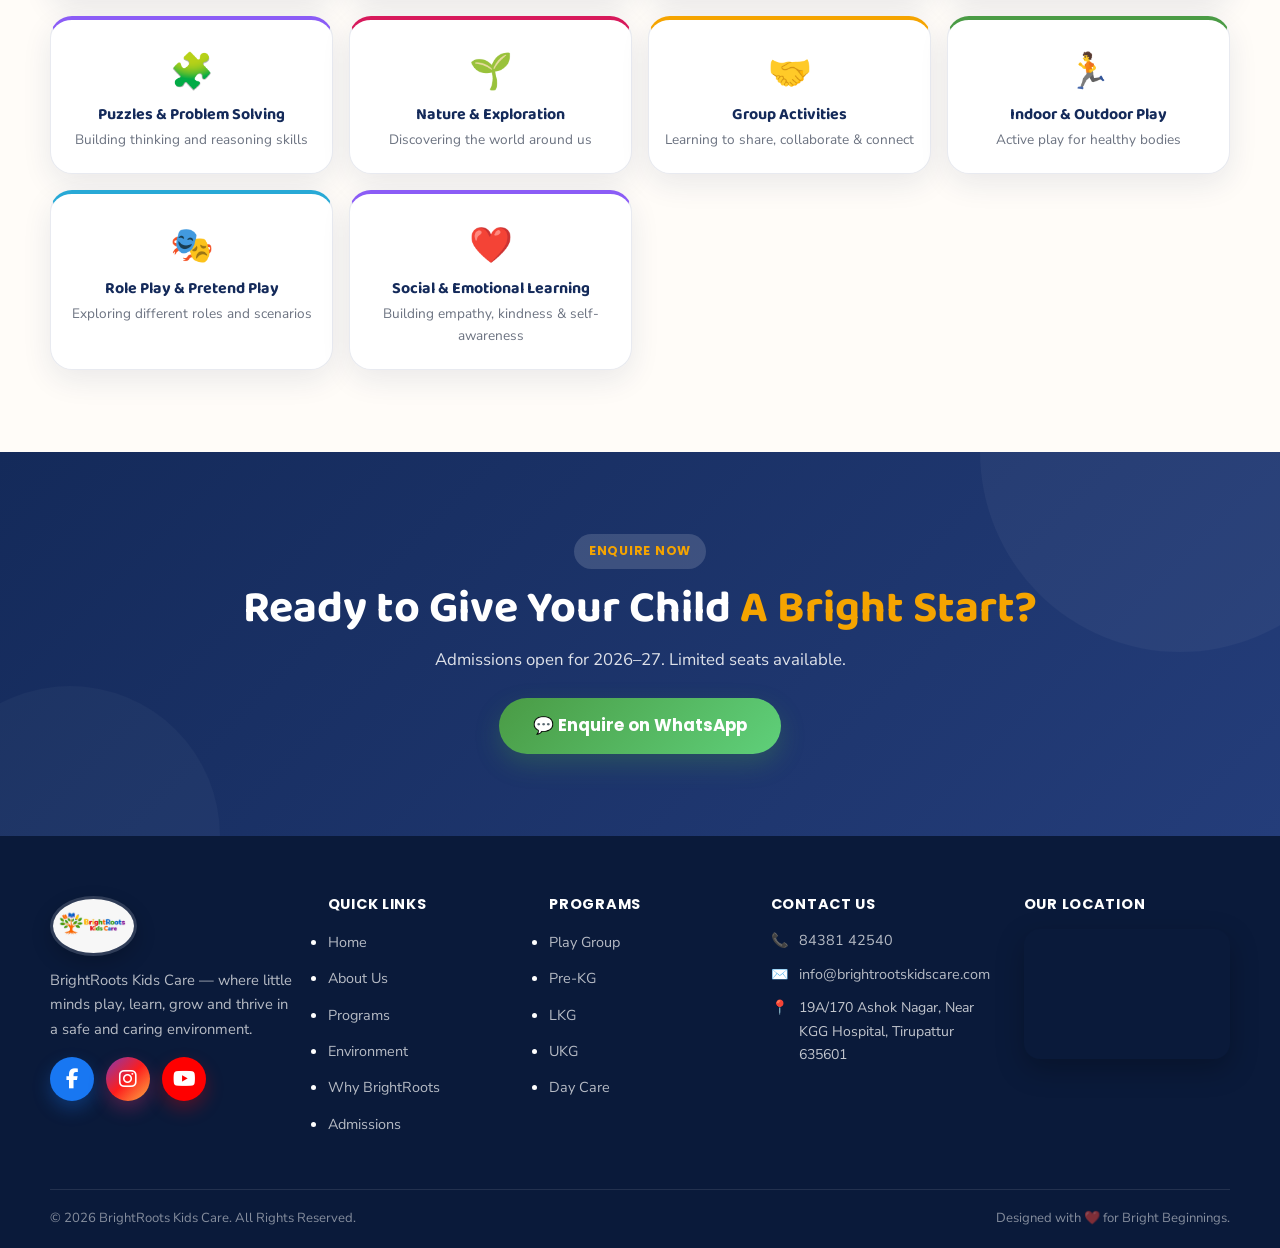
<file: whybrightroots.html>
<!DOCTYPE html>
<html lang="en">
<head>
    <meta charset="UTF-8" />
    <meta name="viewport" content="width=device-width, initial-scale=1.0" />
    <title>Why BrightRoots Kids Care | Preschool & Daycare in Tirupattur</title>
    <meta name="description" content="Discover why parents choose BrightRoots Kids Care. Personal attention, learning through activities, caring teachers, child-friendly environment and more." />

    <!-- Font Awesome for social icons -->
    <link rel="stylesheet" href="https://cdnjs.cloudflare.com/ajax/libs/font-awesome/6.5.0/css/all.min.css" />

    <style>
        /* ============================================================
           BRIGHTROOTS KIDS CARE — WHY BRIGHTROOTS PAGE STYLES
           ============================================================ */

        @import url('https://fonts.googleapis.com/css2?family=Baloo+2:wght@500;600;700;800&family=Nunito+Sans:wght@400;600;700;800&family=Poppins:wght@500;600;700;800&display=swap');

        :root {
            --navy: #142A5A;
            --navy-dark: #0A1A3A;
            --pink: #D7195B;
            --pink-dark: #B01345;
            --pink-glow: #f03a7a;
            --pink-light: #fde8f1;
            --gold: #F5A400;
            --gold-glow: #ffd966;
            --gold-light: #fff3d6;
            --green: #4A9B45;
            --green-glow: #5fd07a;
            --green-light: #e3f7ec;
            --blue: #28A9D6;
            --blue-glow: #5ac8f0;
            --blue-light: #eaf8fd;
            --purple: #8b5cf6;
            --purple-light: #f0e9ff;
            --cream: #FFFCF8;
            --white: #fff;
            --text: #374151;
            --muted: #6B7280;
            --gray-500: #6B7280;
            --line: #E8EAF0;
            --shadow: 0 10px 30px rgba(20, 42, 90, .09);
            --shadow-lg: 0 18px 45px rgba(20, 42, 90, .14);
            --shadow-glow: 0 12px 28px rgba(215, 25, 91, .30);
            --radius: 22px;
            --radius-blob: 46% 54% 38% 62% / 55% 42% 58% 45%;
        }

        * {
            box-sizing: border-box;
            margin: 0;
            padding: 0;
        }
        html {
            scroll-behavior: smooth;
        }
        body {
            font-family: 'Nunito Sans', sans-serif;
            color: var(--text);
            background: #fff;
            line-height: 1.65;
            overflow-x: hidden;
        }
        a {
            color: inherit;
            text-decoration: none;
        }
        img {
            display: block;
            max-width: 100%;
        }
        .container {
            width: min(1180px, calc(100% - 40px));
            margin: auto;
        }
        .text-center {
            text-align: center;
        }

        h1,
        h2,
        h3,
        h4 {
            font-family: 'Baloo 2', cursive;
            color: var(--navy);
            line-height: 1.15;
        }
        h1 {
            font-size: clamp(2.5rem, 5vw, 4.2rem);
        }
        h2 {
            font-size: clamp(2rem, 3.5vw, 3rem);
        }
        h3 {
            font-size: 1.65rem;
        }
        h4 {
            font-size: 1.25rem;
        }
        p {
            color: var(--muted);
        }

        .gradient-text {
            background: linear-gradient(135deg, var(--pink), var(--gold));
            -webkit-background-clip: text;
            background-clip: text;
            color: transparent;
        }

        /* ============================================================
                   HEADER
                   ============================================================ */
      .header {
            position: absolute;
            top: 0;
            left: 0;
            right: 0;
            z-index: 2000;
            padding: 18px 0 0;
        }
        .header-inner {
            display: flex;
            align-items: center;
            justify-content: space-between;
            gap: 16px;
        }

        .brand-logo {
            display: flex;
            align-items: center;
            flex-shrink: 0;
            transition: transform .2s ease;
        }
        .brand-logo:hover {
            transform: translateY(-2px);
        }
        .brand-logo img {
            width: 90px;
            height: 90px;
            border-radius: 50%;
            object-fit: cover;
            border: 3px solid rgba(255, 255, 255, 0.6);
            box-shadow: 0 8px 24px rgba(6, 24, 61, 0.16);
        }
        .brand-text {
            margin-left: 12px;
            line-height: 1.1;
        }
        .brand-text .main {
            font-family: 'Baloo 2', cursive;
            font-size: 1.4rem;
            font-weight: 700;
            color: #fff;
            display: block;
            text-shadow: 0 2px 12px rgba(0, 0, 0, 0.2);
        }
        .brand-text .sub {
            font-family: 'Poppins', sans-serif;
            font-size: .62rem;
            font-weight: 700;
            letter-spacing: .1em;
            text-transform: uppercase;
            color: var(--gold);
            display: block;
            text-shadow: 0 1px 8px rgba(0, 0, 0, 0.15);
        }

        .nav {
            display: flex;
            align-items: center;
            gap: 2px;
            background: rgba(255, 255, 255, .96);
            border-radius: 999px;
            padding: 6px;
            box-shadow: 0 12px 30px rgba(6, 24, 61, .14);
        }
        .nav a {
            padding: 10px 18px;
            border-radius: 999px;
            font-family: 'Poppins', sans-serif;
            font-size: .88rem;
            font-weight: 600;
            color: var(--navy);
            transition: .2s ease;
        }
        .nav a:hover {
            color: var(--pink);
        }
        .nav a.active {
            background: linear-gradient(135deg, var(--pink), var(--pink-glow));
            color: #fff;
        }

        .header-phone {
            display: inline-flex;
            align-items: center;
            gap: 8px;
            background: linear-gradient(135deg, var(--pink), var(--pink-glow));
            color: #fff;
            padding: 12px 22px;
            border-radius: 999px;
            font-family: 'Poppins', sans-serif;
            font-weight: 700;
            font-size: .9rem;
            box-shadow: var(--shadow-glow);
            flex-shrink: 0;
            transition: .2s ease;
        }
        .header-phone:hover {
            transform: translateY(-2px);
        }

        .menu-toggle {
            display: none;
            width: 52px;
            height: 52px;
            border: none;
            border-radius: 50%;
            background: linear-gradient(135deg, var(--pink), var(--pink-glow));
            color: #fff;
            cursor: pointer;
            font-size: 24px;
            line-height: 1;
            box-shadow: var(--shadow-glow);
            flex-shrink: 0;
        }

        /* Mobile menu */
        .mobile-backdrop {
            position: fixed;
            inset: 0;
            background: rgba(6, 18, 45, .6);
            z-index: 2090;
            display: none;
        }
        .mobile-backdrop.open {
            display: block;
        }

        .mobile-menu {
            position: fixed;
            top: 0;
            right: 0;
            bottom: 0;
            width: min(330px, 88vw);
            background: #fff;
            z-index: 2100;
            padding: 32px 24px;
            transform: translateX(100%);
            transition: transform .35s cubic-bezier(.22, .68, 0, 1);
            box-shadow: -20px 0 60px rgba(0, 0, 0, .18);
            overflow-y: auto;
        }
        .mobile-menu.open {
            transform: translateX(0);
        }
        .mobile-close {
            position: absolute;
            top: 16px;
            right: 16px;
            width: 40px;
            height: 40px;
            border: none;
            border-radius: 50%;
            background: #f0f2f7;
            color: var(--navy);
            cursor: pointer;
            font-size: 18px;
        }
        .mobile-logo {
            text-align: center;
            padding: 6px 0 22px;
        }
        .mobile-logo img {
            width: 70px;
            height: 70px;
            border-radius: 50%;
            object-fit: cover;
            margin: 0 auto;
            border: 3px solid var(--pink-light);
            box-shadow: 0 8px 20px rgba(6, 24, 61, .12);
        }
        .mobile-menu>a {
            display: block;
            padding: 14px 4px;
            border-bottom: 1px solid #edf0f4;
            font-family: 'Poppins', sans-serif;
            font-weight: 600;
            color: var(--navy);
        }
        .mobile-menu>a:hover,
        .mobile-menu>a.active {
            color: var(--pink);
        }
        .mobile-actions {
            display: grid;
            gap: 12px;
            margin-top: 28px;
        }
        .mobile-actions a {
            display: block;
            text-align: center;
            border-radius: 999px;
            padding: 14px 15px;
            color: #fff !important;
            background: linear-gradient(135deg, var(--pink), var(--pink-glow));
            font-family: 'Poppins', sans-serif;
            font-weight: 700;
        }
        .mobile-actions a.whatsapp {
            background: linear-gradient(135deg, var(--green), var(--green-glow));
        }
        /* ============================================================
                   PAGE BANNER — COLORFUL HERO
                   ============================================================ */
        .page-banner {
            position: relative;
            overflow: hidden;
            padding: 100px 0 90px;
            text-align: center;
            background:
                radial-gradient(circle at 10% 20%, rgba(215, 25, 91, .15), transparent 30%),
                radial-gradient(circle at 90% 30%, rgba(245, 164, 0, .18), transparent 30%),
                radial-gradient(circle at 50% 80%, rgba(40, 169, 214, .12), transparent 30%),
                linear-gradient(135deg, #fff5f7 0%, #fff 40%, #fef9f0 70%, #f0f8ff 100%);
        }
        .page-banner:before,
        .page-banner:after {
            content: "";
            position: absolute;
            border-radius: 50%;
            pointer-events: none;
        }
        .page-banner:before {
            width: 320px;
            height: 320px;
            background: rgba(215, 25, 91, .06);
            left: -140px;
            top: -120px;
        }
        .page-banner:after {
            width: 360px;
            height: 360px;
            background: rgba(245, 164, 0, .07);
            right: -140px;
            bottom: -160px;
        }

        .page-banner .deco {
            position: absolute;
            font-size: 2.2rem;
            opacity: .25;
            z-index: 0;
            pointer-events: none;
            animation: float-deco 6s ease-in-out infinite;
        }
        .page-banner .deco.d1 {
            top: 12%;
            left: 8%;
            color: var(--pink);
            animation-delay: 0s;
        }
        .page-banner .deco.d2 {
            top: 18%;
            right: 10%;
            color: var(--gold);
            animation-delay: 1.2s;
        }
        .page-banner .deco.d3 {
            bottom: 22%;
            left: 12%;
            color: var(--blue);
            animation-delay: 2.4s;
        }
        .page-banner .deco.d4 {
            bottom: 16%;
            right: 8%;
            color: var(--green);
            animation-delay: 0.8s;
        }
        .page-banner .deco.d5 {
            top: 45%;
            left: 4%;
            color: var(--pink);
            animation-delay: 1.8s;
            font-size: 1.6rem;
        }
        .page-banner .deco.d6 {
            top: 40%;
            right: 4%;
            color: var(--gold);
            animation-delay: 3s;
            font-size: 1.6rem;
        }

        @keyframes float-deco {
            0%,
            100% {
                transform: translateY(0) rotate(0deg);
            }
            50% {
                transform: translateY(-18px) rotate(8deg);
            }
        }

        .page-banner .container {
            position: relative;
            z-index: 1;
        }

        .page-banner .eyebrow {
            display: inline-block;
            padding: 8px 20px;
            border-radius: 999px;
            background: linear-gradient(135deg, var(--pink), var(--pink-glow));
            color: #fff;
            font-family: 'Poppins', sans-serif;
            font-size: .8rem;
            font-weight: 700;
            letter-spacing: .08em;
            text-transform: uppercase;
            margin-bottom: 18px;
            box-shadow: 0 8px 20px rgba(215, 25, 91, .25);
        }

        .page-banner h1 {
            margin-bottom: 12px;
            color: var(--navy);
        }
        .page-banner h1 .gradient-text {
            background: linear-gradient(135deg, var(--pink), var(--gold));
            -webkit-background-clip: text;
            background-clip: text;
            color: transparent;
        }
        .page-banner .banner-subtitle {
            font-size: 1.15rem;
            color: var(--muted);
            max-width: 650px;
            margin: 0 auto;
            font-weight: 500;
        }

        .page-banner .banner-shape {
            position: absolute;
            bottom: 0;
            left: 0;
            right: 0;
            line-height: 0;
            z-index: 1;
        }
        .page-banner .banner-shape svg {
            width: 100%;
            height: 50px;
            display: block;
        }

        /* ============================================================
                   SECTION UTILITIES
                   ============================================================ */
        .section-padding {
            padding: 82px 0;
        }
        .bg-cream {
            background: var(--cream);
        }
        .bg-navy {
            background: var(--navy);
            color: #fff;
        }
        .bg-navy h2 {
            color: #fff;
        }
        .bg-navy p {
            color: rgba(255, 255, 255, .75);
        }

        .eyebrow {
            display: inline-block;
            padding: 7px 15px;
            border-radius: 999px;
            background: var(--pink-light);
            color: var(--pink);
            font-family: 'Poppins', sans-serif;
            font-size: .78rem;
            font-weight: 700;
            letter-spacing: .06em;
            text-transform: uppercase;
            margin-bottom: 14px;
        }
        .eyebrow.gold {
            background: var(--gold-light);
            color: #9a6800;
        }
        .eyebrow.green {
            background: var(--green-light);
            color: #3d8239;
        }
        .eyebrow.blue {
            background: var(--blue-light);
            color: #1782aa;
        }
        .eyebrow.purple {
            background: var(--purple-light);
            color: #7c3aed;
        }

        .section-title {
            text-align: center;
            max-width: 780px;
            margin: 0 auto 45px;
        }
        .section-title p {
            margin-top: 10px;
            font-size: 1.06rem;
        }

        /* ============================================================
                   WHY CHOOSE US — REASONS CARDS
                   ============================================================ */
        .reasons-grid {
            display: grid;
            grid-template-columns: repeat(3, 1fr);
            gap: 20px;
        }
        .reason-card {
            background: #fff;
            border: 1px solid var(--line);
            border-radius: var(--radius);
            padding: 28px 22px;
            text-align: center;
            box-shadow: var(--shadow);
            transition: transform .25s ease, box-shadow .25s ease;
        }
        .reason-card:hover {
            transform: translateY(-5px);
            box-shadow: var(--shadow-lg);
        }
        .reason-card .icon {
            font-size: 2.8rem;
            margin-bottom: 10px;
        }
        .reason-card h4 {
            margin-bottom: 6px;
        }
        .reason-card p {
            font-size: .94rem;
        }
        .reason-card:nth-child(1) {
            border-top: 5px solid var(--pink);
        }
        .reason-card:nth-child(2) {
            border-top: 5px solid var(--gold);
        }
        .reason-card:nth-child(3) {
            border-top: 5px solid var(--green);
        }
        .reason-card:nth-child(4) {
            border-top: 5px solid var(--blue);
        }
        .reason-card:nth-child(5) {
            border-top: 5px solid var(--purple);
        }
        .reason-card:nth-child(6) {
            border-top: 5px solid var(--pink);
        }

        /* ============================================================
                   DAILY EXPERIENCE — WHAT YOUR CHILD WILL EXPERIENCE
                   ============================================================ */
        .experience-grid {
            display: grid;
            grid-template-columns: repeat(4, 1fr);
            gap: 16px;
        }
        .experience-item {
            background: #fff;
            border: 1px solid var(--line);
            border-radius: var(--radius);
            padding: 22px 16px;
            text-align: center;
            box-shadow: var(--shadow);
            transition: transform .25s ease, box-shadow .25s ease;
        }
        .experience-item:hover {
            transform: translateY(-4px);
            box-shadow: var(--shadow-lg);
        }
        .experience-item .emoji {
            font-size: 2.2rem;
            margin-bottom: 6px;
        }
        .experience-item h4 {
            font-size: 1rem;
            margin-bottom: 4px;
        }
        .experience-item p {
            font-size: .85rem;
            margin: 0;
        }
        .experience-item:nth-child(1) {
            border-top: 4px solid var(--pink);
        }
        .experience-item:nth-child(2) {
            border-top: 4px solid var(--gold);
        }
        .experience-item:nth-child(3) {
            border-top: 4px solid var(--green);
        }
        .experience-item:nth-child(4) {
            border-top: 4px solid var(--blue);
        }
        .experience-item:nth-child(5) {
            border-top: 4px solid var(--purple);
        }
        .experience-item:nth-child(6) {
            border-top: 4px solid var(--pink);
        }
        .experience-item:nth-child(7) {
            border-top: 4px solid var(--gold);
        }
        .experience-item:nth-child(8) {
            border-top: 4px solid var(--green);
        }
        .experience-item:nth-child(9) {
            border-top: 4px solid var(--blue);
        }
        .experience-item:nth-child(10) {
            border-top: 4px solid var(--purple);
        }

     

        /* ============================================================
                   BUTTONS
                   ============================================================ */
        .btn {
            display: inline-flex;
            align-items: center;
            justify-content: center;
            gap: 8px;
            min-height: 50px;
            padding: 12px 28px;
            border: 0;
            border-radius: 999px;
            font-family: 'Poppins', sans-serif;
            font-weight: 700;
            cursor: pointer;
            transition: transform .2s ease, box-shadow .2s ease;
        }
        .btn:hover {
            transform: translateY(-2px);
        }
        .btn-primary {
            background: linear-gradient(135deg, var(--pink), var(--pink-glow));
            color: #fff;
            box-shadow: 0 10px 25px rgba(215, 25, 91, .28);
        }
        .btn-primary:hover {
            box-shadow: 0 16px 35px rgba(215, 25, 91, .38);
        }
        .btn-green {
            background: linear-gradient(135deg, var(--green), var(--green-glow));
            color: #fff;
            box-shadow: 0 10px 25px rgba(74, 155, 69, .28);
        }
        .btn-green:hover {
            box-shadow: 0 16px 35px rgba(74, 155, 69, .38);
        }
        .btn-white {
            background: #fff;
            color: var(--navy);
            box-shadow: 0 8px 20px rgba(0, 0, 0, .08);
        }
        .btn-white:hover {
            box-shadow: 0 14px 30px rgba(0, 0, 0, .14);
        }
        .btn-outline {
            background: transparent;
            color: var(--pink);
            border: 2px solid var(--pink);
        }
        .btn-outline:hover {
            background: var(--pink);
            color: #fff;
        }
        .btn-lg {
            padding: 14px 34px;
            font-size: 1.05rem;
            min-height: 56px;
        }

        /* ============================================================
                   FOOTER
                   ============================================================ */
         .footer {
            background: var(--navy-dark);
            color: #fff;
            padding: 60px 0 0;
        }
        .footer-grid {
            display: grid;
            grid-template-columns: 1.3fr 1fr 1fr 1.1fr 1.1fr;
            gap: 34px;
        }
        .footer-logo-wrap {
            display: flex;
            align-items: center;
            gap: 12px;
            margin-bottom: 12px;
        }
        .footer-logo-wrap img {
            height: 60px;
            width: auto;
            object-fit: contain;
            border-radius: 50%;
            border: 3px solid rgba(255, 255, 255, 0.15);
            box-shadow: 0 8px 20px rgba(0, 0, 0, 0.2);
        }
        .footer-logo-wrap .footer-brand-text {
            line-height: 1.1;
        }
        .footer-logo-wrap .footer-brand-text .main {
            font-family: 'Baloo 2', cursive;
            font-size: 1.3rem;
            font-weight: 700;
            color: #fff;
            display: block;
        }
        .footer-logo-wrap .footer-brand-text .sub {
            font-family: 'Poppins', sans-serif;
            font-size: .6rem;
            font-weight: 700;
            letter-spacing: .08em;
            text-transform: uppercase;
            color: var(--gold);
            display: block;
        }
        .footer-brand p {
            color: rgba(255, 255, 255, .7);
            font-size: .92rem;
            margin-bottom: 16px;
        }
        .footer-social {
            display: flex;
            gap: 12px;
            margin-top: 12px;
        }
        .footer-social a {
            width: 44px;
            height: 44px;
            display: flex;
            align-items: center;
            justify-content: center;
            border-radius: 50%;
            color: #fff;
            font-size: 20px;
            transition: transform .25s ease, box-shadow .25s ease;
        }
        .footer-social .facebook {
            background: #1877f2;
            box-shadow: 0 8px 18px rgba(24, 119, 242, .30);
        }
        .footer-social .instagram {
            background: linear-gradient(135deg, #833ab4, #fd1d1d, #fcb045);
            box-shadow: 0 8px 18px rgba(225, 48, 108, .30);
        }
        .footer-social .youtube {
            background: #ff0000;
            box-shadow: 0 8px 18px rgba(255, 0, 0, .28);
        }
        .footer-social a:hover {
            transform: translateY(-4px) scale(1.05);
        }
        .footer-social .facebook:hover {
            box-shadow: 0 12px 25px rgba(24, 119, 242, .45);
        }
        .footer-social .instagram:hover {
            box-shadow: 0 12px 25px rgba(225, 48, 108, .45);
        }
        .footer-social .youtube:hover {
            box-shadow: 0 12px 25px rgba(255, 0, 0, .40);
        }
        .footer h4 {
            color: #fff;
            font-family: 'Poppins', sans-serif;
            font-size: .9rem;
            text-transform: uppercase;
            letter-spacing: .05em;
            margin-bottom: 16px;
        }
        .footer ul li {
            margin-bottom: 10px;
        }
        .footer ul li a {
            color: rgba(255, 255, 255, .7);
            font-size: .9rem;
            transition: .2s ease;
        }
        .footer ul li a:hover {
            color: var(--gold);
        }
        .footer-contact li {
            display: flex;
            gap: 10px;
            align-items: flex-start;
            color: rgba(255, 255, 255, .75);
            font-size: .88rem;
            margin-bottom: 12px;
        }
        .footer-contact li a {
            color: rgba(255, 255, 255, .85);
        }
        .footer-contact .ic {
            color: var(--gold);
            flex-shrink: 0;
        }
        .footer-map {
            border-radius: 16px;
            overflow: hidden;
            box-shadow: 0 10px 28px rgba(0, 0, 0, .25);
        }
        .footer-map iframe {
            width: 100%;
            height: 130px;
            border: 0;
            display: block;
            filter: grayscale(.12);
        }
        .footer-bottom {
            margin-top: 42px;
            padding: 18px 0;
            border-top: 1px solid rgba(255, 255, 255, .10);
            display: flex;
            justify-content: space-between;
            flex-wrap: wrap;
            gap: 8px;
        }
        .footer-bottom p {
            color: rgba(255, 255, 255, .5);
            font-size: .82rem;
        }
        @media (max-width: 1100px) {
            .footer-grid {
                grid-template-columns: 1fr 1fr 1fr;
            }
        }
        @media (max-width: 760px) {
            .footer-grid {
                grid-template-columns: 1fr;
                gap: 28px;
            }
            .footer {
                padding-bottom: 90px;
            }
            .footer-logo-wrap img {
                height: 50px;
            }
        }

        /* ============================================================
                   STICKY BAR & WHATSAPP FLOAT
                   ============================================================ */
        .sticky-bar {
            display: none;
            position: fixed;
            left: 0;
            right: 0;
            bottom: 0;
            z-index: 1900;
            background: rgba(255, 255, 255, .98);
            border-top: 1px solid #e5e8ee;
            box-shadow: 0 -8px 28px rgba(6, 24, 61, .10);
        }
        .sticky-grid {
            display: grid;
            grid-template-columns: repeat(3, 1fr);
        }
        .sticky-grid a {
            display: flex;
            flex-direction: column;
            align-items: center;
            justify-content: center;
            min-height: 66px;
            font-size: .7rem;
            font-family: 'Poppins', sans-serif;
            font-weight: 700;
            color: var(--navy);
        }
        .sticky-grid a span {
            font-size: 22px;
            line-height: 1.2;
        }
        .sticky-grid a.whatsapp {
            color: #16a34a;
        }

        .whatsapp-float {
            position: fixed;
            right: 22px;
            bottom: 24px;
            width: 60px;
            height: 60px;
            border-radius: 50%;
            display: flex;
            align-items: center;
            justify-content: center;
            background: linear-gradient(135deg, #25d366, #34e07a);
            color: #fff;
            font-size: 28px;
            z-index: 1950;
            box-shadow: 0 12px 30px rgba(37, 211, 102, .38);
            transition: .25s ease;
        }
        .whatsapp-float:hover {
            transform: scale(1.08);
        }
        @media (max-width: 760px) {
            .sticky-bar {
                display: block;
            }
            .whatsapp-float {
                bottom: 80px;
                width: 52px;
                height: 52px;
                font-size: 22px;
                right: 16px;
            }
        }

        /* ============================================================
                   SCROLL ANIMATIONS
                   ============================================================ */
        .scroll-animate {
            opacity: 0;
            transform: translateY(30px);
            transition: opacity .7s ease, transform .7s ease;
        }
        .scroll-animate.visible {
            opacity: 1;
            transform: translateY(0);
        }

        /* ============================================================
                   RESPONSIVE
                   ============================================================ */
        @media (max-width: 1100px) {
            .footer-grid {
                grid-template-columns: 1fr 1fr 1fr;
            }
            .reasons-grid {
                grid-template-columns: repeat(2, 1fr);
            }
            .reviews-grid {
                grid-template-columns: repeat(2, 1fr);
            }
        }

        @media (max-width: 900px) {
            .nav {
                display: none;
            }
            .menu-toggle {
                display: flex;
                align-items: center;
                justify-content: center;
            }
            .header .container {
                justify-content: space-between;
            }
            .header-phone {
                display: none;
            }

            .experience-grid {
                grid-template-columns: repeat(2, 1fr);
            }
            .footer-grid {
                grid-template-columns: 1fr 1fr;
            }
            .page-banner .deco {
                display: none;
            }
            .google-business-card {
                flex-direction: column;
                text-align: center;
            }
            .google-business-card .gb-left {
                flex-direction: column;
                text-align: center;
            }
        }

        @media (max-width: 760px) {
            .container {
                width: min(100% - 28px, 600px);
            }
            .page-banner {
                padding: 75px 0 60px;
            }
            .page-banner h1 {
                font-size: 2.2rem;
            }
            .section-padding {
                padding: 60px 0;
            }
            .section-title h2 {
                font-size: 2rem;
            }
            .reasons-grid {
                grid-template-columns: 1fr;
            }
            .experience-grid {
                grid-template-columns: 1fr 1fr;
            }
            .reviews-grid {
                grid-template-columns: 1fr;
            }
            .footer-grid {
                grid-template-columns: 1fr;
                gap: 28px;
            }
            .footer {
                padding-bottom: 90px;
            }
            .whatsapp-float {
                right: 15px;
                bottom: 78px;
                width: 52px;
                height: 52px;
                font-size: 22px;
            }
            .sticky-bar {
                display: block;
            }
            .footer-brand p {
                max-width: 100%;
            }
        }

        @media (max-width: 430px) {
            .container {
                width: calc(100% - 22px);
            }
            .page-banner {
                padding: 70px 0 55px;
            }
            .page-banner h1 {
                font-size: 1.9rem;
            }
            .section-padding {
                padding: 50px 0;
            }
            .experience-grid {
                grid-template-columns: 1fr;
            }
            .mobile-menu {
                width: 90vw;
            }
        }

        @media (prefers-reduced-motion: reduce) {
            html {
                scroll-behavior: auto;
            }
            *,
            *::before,
            *::after {
                transition: none !important;
                animation: none !important;
            }
        }
    </style>
</head>
<body>

    <!-- ============================================================
    HEADER
    ============================================================ -->
 <header class="header" id="header">
        <div class="container header-inner">
            <a href="index.html" class="brand-logo" aria-label="BrightRoots Kids Care Home">
                <img src="images/logo.jpg" alt="BrightRoots Kids Care" />
            </a>

            <nav class="nav" aria-label="Main navigation">
               <a href="index.html">Home</a>
        <a href="about.html">About Us</a>
        <a href="programs.html">Programs</a>
        <a href="whybrightroots.html" class="active">Why BrightRoots</a>
        <a href="gallery.html">Gallery</a>
        <a href="admissions.html">Admissions</a>
            </nav>

            <a class="header-phone" href="tel:918438142540">📞 84381 42540</a>

            <button class="menu-toggle" id="menuToggle" type="button" aria-label="Open menu" aria-expanded="false">☰</button>
        </div>
    </header>

    <!-- ============================================================
    MOBILE MENU
    ============================================================ -->
    <div class="mobile-backdrop" id="mobileBackdrop"></div>
    <aside class="mobile-menu" id="mobileMenu" aria-hidden="true">
        <button class="mobile-close" id="closeMenu" type="button" aria-label="Close menu">✕</button>
        <div class="mobile-logo">
            <img src="images/logo.jpg" alt="BrightRoots Kids Care" />
        </div>
        <a href="index.html">Home</a>
        <a href="about.html">About Us</a>
        <a href="programs.html">Programs</a>
        <a href="whybrightroots.html" class="active">Why BrightRoots</a>
        <a href="gallery.html">Gallery</a>
        <a href="admissions.html">Admissions</a>
        <div class="mobile-actions">
            <a href="admissions.html#contact">📅 Enquire Now</a>
            <a class="whatsapp" href="https://wa.me/918438142540?text=Hello%20BrightRoots%20Kids%20Care%2C%20I%20would%20like%20to%20know%20more%20about%20admission%20for%20my%20child." target="_blank" rel="noopener">💬 WhatsApp Us</a>
        </div>
    </aside>

    <!-- ============================================================
    PAGE BANNER — COLORFUL HERO
    ============================================================ -->
    <section class="page-banner">
        <span class="deco d1">✦</span>
        <span class="deco d2">❀</span>
        <span class="deco d3">★</span>
        <span class="deco d4">✿</span>
        <span class="deco d5">✦</span>
        <span class="deco d6">❀</span>

        <div class="container">
            <span class="eyebrow">✨ Why Choose Us</span>
            <h1>Why Choose <span class="gradient-text">BrightRoots Kids Care</span>?</h1>
            <p class="banner-subtitle">Where little minds play, learn, grow and thrive — every day, in every way.</p>
        </div>

        <div class="banner-shape">
            <svg viewBox="0 0 1440 50" fill="none" xmlns="http://www.w3.org/2000/svg">
                <path d="M0 50L60 45C120 40 240 30 360 25C480 20 600 20 720 25C840 30 960 40 1080 40C1200 40 1320 35 1380 32.5L1440 30V0H0V50Z" fill="#fff" />
            </svg>
        </div>
    </section>

    <!-- ============================================================
    WHY CHOOSE BRIGHTROOTS — REASONS
    ============================================================ -->
    <section class="section-padding">
        <div class="container">
            <div class="section-title scroll-animate">
                <span class="eyebrow gold">What Makes Us Special</span>
                <h2>Why Parents Choose <span class="gradient-text">BrightRoots</span></h2>
                <p>Six reasons why families trust us with their child's early learning journey</p>
            </div>

            <div class="reasons-grid">
                <div class="reason-card scroll-animate" data-delay="100">
                    <div class="icon">❤️</div>
                    <h4>Personal Attention</h4>
                    <p>We understand that every child learns and develops differently.</p>
                </div>

                <div class="reason-card scroll-animate" data-delay="150">
                    <div class="icon">🧩</div>
                    <h4>Learning Through Activities</h4>
                    <p>Children learn by doing, exploring, creating and participating.</p>
                </div>

                <div class="reason-card scroll-animate" data-delay="200">
                    <div class="icon">👩‍🏫</div>
                    <h4>Caring Teachers</h4>
                    <p>Our teachers guide children with patience, encouragement and care.</p>
                </div>

                <div class="reason-card scroll-animate" data-delay="250">
                    <div class="icon">🌱</div>
                    <h4>Confidence &amp; Independence</h4>
                    <p>We encourage children to communicate, participate and become more independent.</p>
                </div>

                <div class="reason-card scroll-animate" data-delay="300">
                    <div class="icon">🏫</div>
                    <h4>Child-Friendly Environment</h4>
                    <p>A welcoming environment where children can feel comfortable and confident.</p>
                </div>

                <div class="reason-card scroll-animate" data-delay="350">
                    <div class="icon">🌈</div>
                    <h4>Preschool + Day Care</h4>
                    <p>Convenient preschool and daycare support for working parents.</p>
                </div>
            </div>
        </div>
    </section>

    <!-- ============================================================
    WHAT YOUR CHILD WILL EXPERIENCE — DAILY ACTIVITIES
    ============================================================ -->
    <section class="section-padding bg-cream">
        <div class="container">
            <div class="section-title scroll-animate">
                <span class="eyebrow blue">A Day at BrightRoots</span>
                <h2>What Your Child Will <span class="gradient-text">Experience</span></h2>
                <p>Every day at BrightRoots Kids Care is filled with joy, learning and discovery</p>
            </div>

            <div class="experience-grid">
                <div class="experience-item scroll-animate" data-delay="100">
                    <div class="emoji">🎨</div>
                    <h4>Creative Activities</h4>
                    <p>Drawing, painting, craft &amp; imagination</p>
                </div>
                <div class="experience-item scroll-animate" data-delay="120">
                    <div class="emoji">📚</div>
                    <h4>Stories &amp; Phonics</h4>
                    <p>Building early literacy skills</p>
                </div>
                <div class="experience-item scroll-animate" data-delay="140">
                    <div class="emoji">🔢</div>
                    <h4>Number Activities</h4>
                    <p>Fun with counting and numbers</p>
                </div>
                <div class="experience-item scroll-animate" data-delay="160">
                    <div class="emoji">🎵</div>
                    <h4>Music &amp; Movement</h4>
                    <p>Rhythm, dance and joyful expression</p>
                </div>
                <div class="experience-item scroll-animate" data-delay="180">
                    <div class="emoji">🧩</div>
                    <h4>Puzzles &amp; Problem Solving</h4>
                    <p>Building thinking and reasoning skills</p>
                </div>
                <div class="experience-item scroll-animate" data-delay="200">
                    <div class="emoji">🌱</div>
                    <h4>Nature &amp; Exploration</h4>
                    <p>Discovering the world around us</p>
                </div>
                <div class="experience-item scroll-animate" data-delay="220">
                    <div class="emoji">🤝</div>
                    <h4>Group Activities</h4>
                    <p>Learning to share, collaborate &amp; connect</p>
                </div>
                <div class="experience-item scroll-animate" data-delay="240">
                    <div class="emoji">🏃</div>
                    <h4>Indoor &amp; Outdoor Play</h4>
                    <p>Active play for healthy bodies</p>
                </div>
                <div class="experience-item scroll-animate" data-delay="260">
                    <div class="emoji">🎭</div>
                    <h4>Role Play &amp; Pretend Play</h4>
                    <p>Exploring different roles and scenarios</p>
                </div>
                <div class="experience-item scroll-animate" data-delay="280">
                    <div class="emoji">❤️</div>
                    <h4>Social &amp; Emotional Learning</h4>
                    <p>Building empathy, kindness &amp; self-awareness</p>
                </div>
            </div>
        </div>
    </section>

   
    <!-- ============================================================
    FINAL CTA — ENQUIRE ON WHATSAPP
    ============================================================ -->
    <section class="section-padding" style="background:linear-gradient(135deg, var(--navy), #243d7a); color:#fff; text-align:center; position:relative; overflow:hidden;">
        <div style="position:absolute; width:400px; height:400px; border-radius:50%; background:rgba(255,255,255,.04); top:-200px; right:-100px;"></div>
        <div style="position:absolute; width:300px; height:300px; border-radius:50%; background:rgba(255,255,255,.03); bottom:-150px; left:-80px;"></div>
        <div class="container" style="position:relative; z-index:1;">
            <div class="scroll-animate">
                <span class="eyebrow on-dark" style="background:rgba(255,255,255,.15); color:var(--gold);">Enquire Now</span>
                <h2 style="color:#fff;">Ready to Give Your Child <span style="color:var(--gold);">A Bright Start?</span></h2>
                <p style="color:rgba(255,255,255,.85); max-width:600px; margin:12px auto 24px; font-size:1.05rem;">
                    Admissions open for 2026–27. Limited seats available.
                </p>
                <a href="https://wa.me/918438142540?text=Hi%2C%20I%20would%20like%20to%20know%20more%20about%20admissions%20at%20BrightRoots%20Kids%20Care%20for%202026%E2%80%9327." target="_blank" rel="noopener" class="btn btn-green btn-lg">
                    💬 Enquire on WhatsApp
                </a>
            </div>
        </div>
    </section>

    <!-- ============================================================
    FOOTER
    ============================================================ -->
    <footer class="footer" id="contact">
        <div class="container">
            <div class="footer-grid">
                <div class="footer-brand">
                    <div class="footer-logo-wrap">
                        <img src="images/logo1.jpg" alt="BrightRoots Kids Care" />
                    </div>
                    <p>BrightRoots Kids Care — where little minds play, learn, grow and thrive in a safe and caring environment.</p>
                    <div class="footer-social">
                        <a href="https://www.facebook.com/people/BrightRoots-Kids-Care-PreSchool-Day-Care/61591009919658/" target="_blank" rel="noopener noreferrer" aria-label="Facebook" class="facebook">
                            <i class="fa-brands fa-facebook-f"></i>
                        </a>
                        <a href="https://www.instagram.com/brightrootskidscare_tirupattur/" target="_blank" rel="noopener noreferrer" aria-label="Instagram" class="instagram">
                            <i class="fa-brands fa-instagram"></i>
                        </a>
                        <a href="#" aria-label="YouTube" class="youtube">
                            <i class="fa-brands fa-youtube"></i>
                        </a>
                    </div>
                </div>

                <div>
                    <h4>Quick Links</h4>
                    <ul>
                        <li><a href="index.html">Home</a></li>
                        <li><a href="about.html">About Us</a></li>
                        <li><a href="programs.html">Programs</a></li>
                        <li><a href="gallery.html">Environment</a></li>
                        <li><a href="whybrightroots.html">Why BrightRoots</a></li>
                        <li><a href="admissions.html">Admissions</a></li>
                    </ul>
                </div>

                <div>
                    <h4>Programs</h4>
                    <ul>
                        <li><a href="programs.html#play-group">Play Group</a></li>
                        <li><a href="programs.html#pre-kg">Pre-KG</a></li>
                        <li><a href="programs.html#lkg">LKG</a></li>
                        <li><a href="programs.html#ukg">UKG</a></li>
                        <li><a href="programs.html#day-care">Day Care</a></li>
                    </ul>
                </div>

                <div>
                    <h4>Contact Us</h4>
                    <ul class="footer-contact">
                        <li><span class="ic">📞</span> <a href="tel:918438142540">84381 42540</a></li>
                        <li><span class="ic">✉️</span> <a href="mailto:info@brightrootskidscare.com">info@brightrootskidscare.com</a></li>
                        <li><span class="ic">📍</span> 19A/170 Ashok Nagar, Near KGG Hospital, Tirupattur 635601</li>
                    </ul>
                </div>

                <div>
                    <h4>Our Location</h4>
                    <div class="footer-map">
                        <iframe src="https://www.google.com/maps/embed?pb=!1m18!1m12!1m3!1d3895.0567788403832!2d78.5645547758528!3d12.512395624778083!2m3!1f0!2f0!3f0!3m2!1i1024!2i768!4f13.1!3m3!1m2!1s0x3bac552135dbe67d%3A0x9c362f811794a828!2sBRIGHTROOTS%20KIDS%20CARE!5e0!3m2!1sen!2sin!4v1787928396020!5m2!1sen!2sin" loading="lazy" title="BrightRoots Kids Care location map"></iframe>
                    </div>
                </div>
            </div>

            <div class="footer-bottom">
                <p>© <span id="year"></span> BrightRoots Kids Care. All Rights Reserved.</p>
                <p>Designed with ❤️ for Bright Beginnings.</p>
            </div>
        </div>
    </footer>

    <!-- ============================================================
    STICKY BAR & WHATSAPP FLOAT
    ============================================================ -->
    <div class="sticky-bar">
        <div class="sticky-grid">
            <a href="tel:918438142540"><span>📞</span>Call</a>
            <a class="whatsapp" href="https://wa.me/918438142540?text=Hi%2C%20I%20would%20like%20to%20know%20more%20about%20admissions%20at%20BrightRoots%20Kids%20Care%20for%202026%E2%80%9327." target="_blank" rel="noopener"><span>💬</span>WhatsApp</a>
            <a href="https://maps.google.com/maps?q=19A/170+Ashok+Nagar,+Tirupattur" target="_blank" rel="noopener"><span>📍</span>Directions</a>
        </div>
    </div>

    <a class="whatsapp-float" href="https://wa.me/918438142540?text=Hi%2C%20I%20would%20like%20to%20know%20more%20about%20admissions%20at%20BrightRoots%20Kids%20Care%20for%202026%E2%80%9327." target="_blank" rel="noopener" aria-label="WhatsApp">💬</a>

    <!-- ============================================================
    JAVASCRIPT
    ============================================================ -->
    <script>
        document.addEventListener('DOMContentLoaded', function() {

            /* ----- Mobile menu ----- */
            var menuToggle = document.getElementById('menuToggle');
            var mobileMenu = document.getElementById('mobileMenu');
            var mobileBackdrop = document.getElementById('mobileBackdrop');
            var closeMenu = document.getElementById('closeMenu');

            function setMenu(open) {
                mobileMenu.classList.toggle('open', open);
                mobileBackdrop.classList.toggle('open', open);
                mobileMenu.setAttribute('aria-hidden', String(!open));
                menuToggle.setAttribute('aria-expanded', String(open));
                document.body.classList.toggle('menu-open', open);
            }
            if (menuToggle) {
                menuToggle.addEventListener('click', function() { setMenu(true); });
            }
            if (closeMenu) {
                closeMenu.addEventListener('click', function() { setMenu(false); });
            }
            if (mobileBackdrop) {
                mobileBackdrop.addEventListener('click', function() { setMenu(false); });
            }
            if (mobileMenu) {
                mobileMenu.querySelectorAll('a').forEach(function(a) {
                    a.addEventListener('click', function() { setMenu(false); });
                });
            }
            document.addEventListener('keydown', function(e) {
                if (e.key === 'Escape') setMenu(false);
            });

            /* ----- Footer year ----- */
            var yearEl = document.getElementById('year');
            if (yearEl) yearEl.textContent = new Date().getFullYear();

            /* ----- Scroll animations (IntersectionObserver) ----- */
            var animElements = document.querySelectorAll('.scroll-animate');

            var observerOptions = {
                threshold: 0.12,
                rootMargin: '0px 0px -20px 0px'
            };

            var observer = new IntersectionObserver(function(entries) {
                entries.forEach(function(entry) {
                    if (entry.isIntersecting) {
                        var delay = parseInt(entry.target.getAttribute('data-delay')) || 0;
                        setTimeout(function() {
                            entry.target.classList.add('visible');
                        }, delay);
                        observer.unobserve(entry.target);
                    }
                });
            }, observerOptions);

            animElements.forEach(function(el) {
                observer.observe(el);
            });

        });
    </script>

</body>
</html>
</file>
